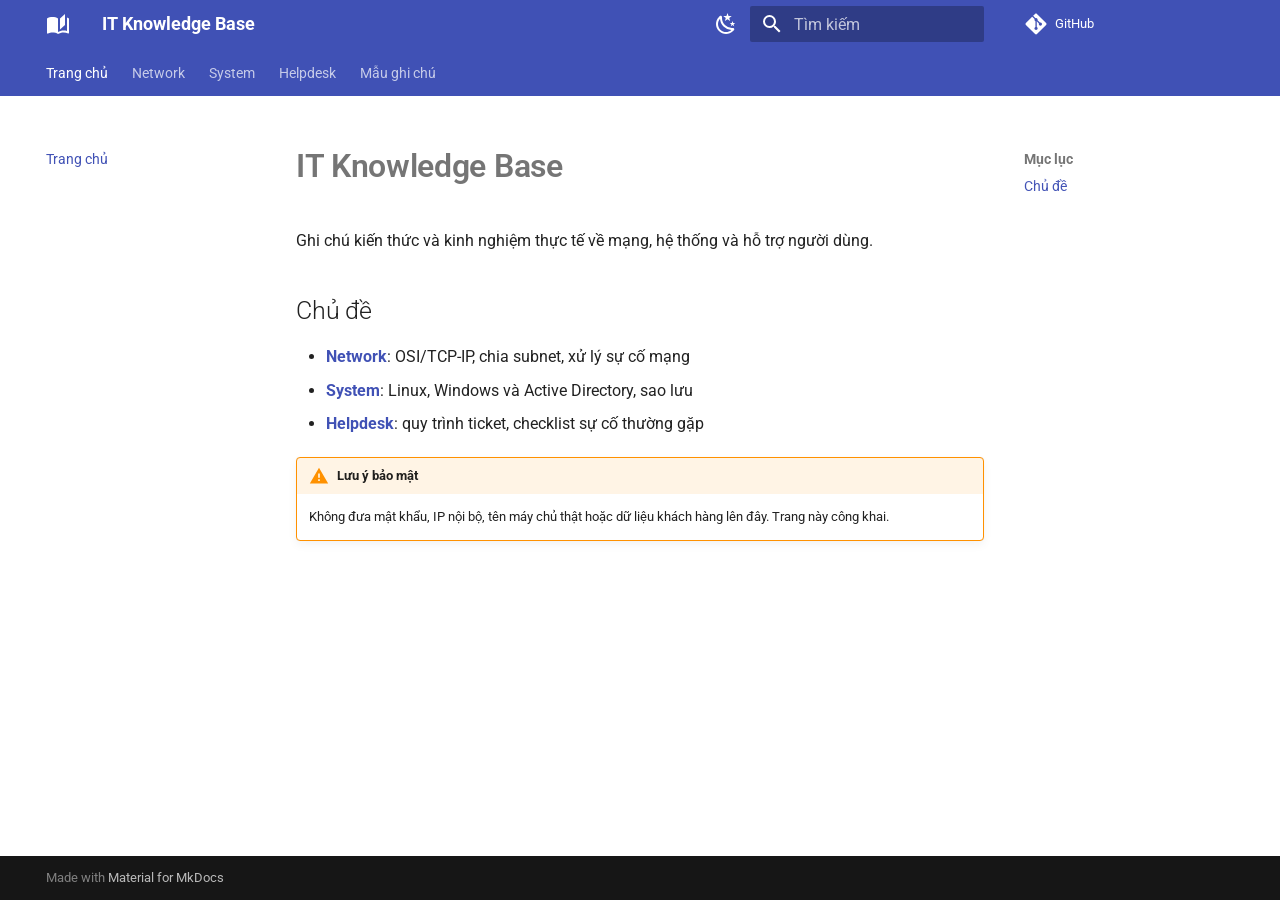
<file: index.html>
<!doctype html>
<html lang="vi" class="no-js">
  <head>
    
      <meta charset="utf-8">
      <meta name="viewport" content="width=device-width,initial-scale=1">
      
        <meta name="description" content="Tổng hợp kiến thức Network, System, Helpdesk">
      
      
      
        <link rel="canonical" href="https://hiencrab.github.io/knowledge-base/">
      
      
      
        <link rel="next" href="network/">
      
      
        
      
      
      <link rel="icon" href="assets/images/favicon.png">
      <meta name="generator" content="mkdocs-1.6.1, mkdocs-material-9.8.1">
    
    
      
        <title>IT Knowledge Base</title>
      
    
    
      <link rel="stylesheet" href="assets/stylesheets/main.57a0d79d.min.css">
      
        
        <link rel="stylesheet" href="assets/stylesheets/palette.fb2fffe2.min.css">
      
      


    
    
      
    
    
      
        
        
        <link rel="preconnect" href="https://fonts.gstatic.com" crossorigin>
        <link rel="stylesheet" href="https://fonts.googleapis.com/css?family=Roboto:300,300i,400,400i,700,700i%7CRoboto+Mono:400,400i,700,700i&display=fallback">
        <style>:root{--md-text-font:"Roboto";--md-code-font:"Roboto Mono"}</style>
      
    
    
      <link rel="stylesheet" href="stylesheets/extra.css">
    
    <script>__md_scope=new URL(".",location),__md_hash=e=>[...e].reduce(((e,_)=>(e<<5)-e+_.charCodeAt(0)),0),__md_get=(e,_=localStorage,t=__md_scope)=>JSON.parse(_.getItem(t.pathname+"."+e)),__md_set=(e,_,t=localStorage,a=__md_scope)=>{try{t.setItem(a.pathname+"."+e,JSON.stringify(_))}catch(e){}}</script>
    
      

    
    
  </head>
  
  
    
    
      
    
    
    
    
    <body dir="ltr" data-md-color-scheme="default" data-md-color-primary="indigo" data-md-color-accent="indigo">
  
    
    <input class="md-toggle" data-md-toggle="drawer" type="checkbox" id="__drawer" autocomplete="off">
    <input class="md-toggle" data-md-toggle="search" type="checkbox" id="__search" autocomplete="off">
    <label class="md-overlay" for="__drawer"></label>
    <div data-md-component="skip">
      
        
        <a href="#it-knowledge-base" class="md-skip">
          Bỏ qua
        </a>
      
    </div>
    <div data-md-component="announce">
      
    </div>
    
    
      

<header class="md-header" data-md-component="header">
  <nav class="md-header__inner md-grid" aria-label="Đầu trang">
    <a href="." title="IT Knowledge Base" class="md-header__button md-logo" aria-label="IT Knowledge Base" data-md-component="logo">
      
  
  <svg xmlns="http://www.w3.org/2000/svg" viewBox="0 0 24 24"><path d="m19 2-5 4.5v11l5-4.5zM6.5 5C4.55 5 2.45 5.4 1 6.5v14.66c0 .25.25.5.5.5.1 0 .15-.07.25-.07 1.35-.65 3.3-1.09 4.75-1.09 1.95 0 4.05.4 5.5 1.5 1.35-.85 3.8-1.5 5.5-1.5 1.65 0 3.35.31 4.75 1.06.1.05.15.03.25.03.25 0 .5-.25.5-.5V6.5c-.6-.45-1.25-.75-2-1V19c-1.1-.35-2.3-.5-3.5-.5-1.7 0-4.15.65-5.5 1.5V6.5C10.55 5.4 8.45 5 6.5 5"/></svg>

    </a>
    <label class="md-header__button md-icon" for="__drawer">
      
      <svg xmlns="http://www.w3.org/2000/svg" viewBox="0 0 24 24"><path d="M3 6h18v2H3zm0 5h18v2H3zm0 5h18v2H3z"/></svg>
    </label>
    <div class="md-header__title" data-md-component="header-title">
      <div class="md-header__ellipsis">
        <div class="md-header__topic">
          <span class="md-ellipsis">
            IT Knowledge Base
          </span>
        </div>
        <div class="md-header__topic" data-md-component="header-topic">
          <span class="md-ellipsis">
            
              Trang chủ
            
          </span>
        </div>
      </div>
    </div>
    
      
        <form class="md-header__option" data-md-component="palette">
  
    
    
    
    <input class="md-option" data-md-color-media="(prefers-color-scheme: light)" data-md-color-scheme="default" data-md-color-primary="indigo" data-md-color-accent="indigo"  aria-label="Chuyển sang chế độ tối"  type="radio" name="__palette" id="__palette_0">
    
      <label class="md-header__button md-icon" title="Chuyển sang chế độ tối" for="__palette_1" hidden>
        <svg xmlns="http://www.w3.org/2000/svg" viewBox="0 0 24 24"><path d="m17.75 4.09-2.53 1.94.91 3.06-2.63-1.81-2.63 1.81.91-3.06-2.53-1.94L12.44 4l1.06-3 1.06 3zm3.5 6.91-1.64 1.25.59 1.98-1.7-1.17-1.7 1.17.59-1.98L15.75 11l2.06-.05L18.5 9l.69 1.95zm-2.28 4.95c.83-.08 1.72 1.1 1.19 1.85-.32.45-.66.87-1.08 1.27C15.17 23 8.84 23 4.94 19.07c-3.91-3.9-3.91-10.24 0-14.14.4-.4.82-.76 1.27-1.08.75-.53 1.93.36 1.85 1.19-.27 2.86.69 5.83 2.89 8.02a9.96 9.96 0 0 0 8.02 2.89m-1.64 2.02a12.08 12.08 0 0 1-7.8-3.47c-2.17-2.19-3.33-5-3.49-7.82-2.81 3.14-2.7 7.96.31 10.98 3.02 3.01 7.84 3.12 10.98.31"/></svg>
      </label>
    
  
    
    
    
    <input class="md-option" data-md-color-media="(prefers-color-scheme: dark)" data-md-color-scheme="slate" data-md-color-primary="indigo" data-md-color-accent="indigo"  aria-label="Chuyển sang chế độ sáng"  type="radio" name="__palette" id="__palette_1">
    
      <label class="md-header__button md-icon" title="Chuyển sang chế độ sáng" for="__palette_0" hidden>
        <svg xmlns="http://www.w3.org/2000/svg" viewBox="0 0 24 24"><path d="M12 7a5 5 0 0 1 5 5 5 5 0 0 1-5 5 5 5 0 0 1-5-5 5 5 0 0 1 5-5m0 2a3 3 0 0 0-3 3 3 3 0 0 0 3 3 3 3 0 0 0 3-3 3 3 0 0 0-3-3m0-7 2.39 3.42C13.65 5.15 12.84 5 12 5s-1.65.15-2.39.42zM3.34 7l4.16-.35A7.2 7.2 0 0 0 5.94 8.5c-.44.74-.69 1.5-.83 2.29zm.02 10 1.76-3.77a7.131 7.131 0 0 0 2.38 4.14zM20.65 7l-1.77 3.79a7.02 7.02 0 0 0-2.38-4.15zm-.01 10-4.14.36c.59-.51 1.12-1.14 1.54-1.86.42-.73.69-1.5.83-2.29zM12 22l-2.41-3.44c.74.27 1.55.44 2.41.44.82 0 1.63-.17 2.37-.44z"/></svg>
      </label>
    
  
</form>
      
    
    
      <script>var palette=__md_get("__palette");if(palette&&palette.color){if("(prefers-color-scheme)"===palette.color.media){var media=matchMedia("(prefers-color-scheme: light)"),input=document.querySelector(media.matches?"[data-md-color-media='(prefers-color-scheme: light)']":"[data-md-color-media='(prefers-color-scheme: dark)']");palette.color.media=input.getAttribute("data-md-color-media"),palette.color.scheme=input.getAttribute("data-md-color-scheme"),palette.color.primary=input.getAttribute("data-md-color-primary"),palette.color.accent=input.getAttribute("data-md-color-accent")}for(var[key,value]of Object.entries(palette.color))document.body.setAttribute("data-md-color-"+key,value)}</script>
    
    
    
      
      
        <label class="md-header__button md-icon" for="__search">
          
          <svg xmlns="http://www.w3.org/2000/svg" viewBox="0 0 24 24"><path d="M9.5 3A6.5 6.5 0 0 1 16 9.5c0 1.61-.59 3.09-1.56 4.23l.27.27h.79l5 5-1.5 1.5-5-5v-.79l-.27-.27A6.52 6.52 0 0 1 9.5 16 6.5 6.5 0 0 1 3 9.5 6.5 6.5 0 0 1 9.5 3m0 2C7 5 5 7 5 9.5S7 14 9.5 14 14 12 14 9.5 12 5 9.5 5"/></svg>
        </label>
        <div class="md-search" data-md-component="search" role="dialog">
  <label class="md-search__overlay" for="__search"></label>
  <div class="md-search__inner" role="search">
    <form class="md-search__form" name="search">
      <input type="text" class="md-search__input" name="query" aria-label="Tìm kiếm" placeholder="Tìm kiếm" autocapitalize="off" autocorrect="off" autocomplete="off" spellcheck="false" data-md-component="search-query" required>
      <label class="md-search__icon md-icon" for="__search">
        
        <svg xmlns="http://www.w3.org/2000/svg" viewBox="0 0 24 24"><path d="M9.5 3A6.5 6.5 0 0 1 16 9.5c0 1.61-.59 3.09-1.56 4.23l.27.27h.79l5 5-1.5 1.5-5-5v-.79l-.27-.27A6.52 6.52 0 0 1 9.5 16 6.5 6.5 0 0 1 3 9.5 6.5 6.5 0 0 1 9.5 3m0 2C7 5 5 7 5 9.5S7 14 9.5 14 14 12 14 9.5 12 5 9.5 5"/></svg>
        
        <svg xmlns="http://www.w3.org/2000/svg" viewBox="0 0 24 24"><path d="M20 11v2H8l5.5 5.5-1.42 1.42L4.16 12l7.92-7.92L13.5 5.5 8 11z"/></svg>
      </label>
      <nav class="md-search__options" aria-label="Tìm kiếm">
        
        <button type="reset" class="md-search__icon md-icon" title="Xoá" aria-label="Xoá" tabindex="-1">
          
          <svg xmlns="http://www.w3.org/2000/svg" viewBox="0 0 24 24"><path d="M19 6.41 17.59 5 12 10.59 6.41 5 5 6.41 10.59 12 5 17.59 6.41 19 12 13.41 17.59 19 19 17.59 13.41 12z"/></svg>
        </button>
      </nav>
      
        <div class="md-search__suggest" data-md-component="search-suggest"></div>
      
    </form>
    <div class="md-search__output">
      <div class="md-search__scrollwrap" tabindex="0" data-md-scrollfix>
        <div class="md-search-result" data-md-component="search-result">
          <div class="md-search-result__meta">
            Initializing search
          </div>
          <ol class="md-search-result__list" role="presentation"></ol>
        </div>
      </div>
    </div>
  </div>
</div>
      
    
    
      <div class="md-header__source">
        <a href="https://github.com/hiencrab/knowledge-base" title="Xem mã nguồn" class="md-source" data-md-component="source">
  <div class="md-source__icon md-icon">
    
    <svg xmlns="http://www.w3.org/2000/svg" viewBox="0 0 448 512"><!--! Font Awesome Free 7.1.0 by @fontawesome - https://fontawesome.com License - https://fontawesome.com/license/free (Icons: CC BY 4.0, Fonts: SIL OFL 1.1, Code: MIT License) Copyright 2025 Fonticons, Inc.--><path d="M439.6 236.1 244 40.5c-5.4-5.5-12.8-8.5-20.4-8.5s-15 3-20.4 8.4L162.5 81l51.5 51.5c27.1-9.1 52.7 16.8 43.4 43.7l49.7 49.7c34.2-11.8 61.2 31 35.5 56.7-26.5 26.5-70.2-2.9-56-37.3L240.3 199v121.9c25.3 12.5 22.3 41.8 9.1 55-6.4 6.4-15.2 10.1-24.3 10.1s-17.8-3.6-24.3-10.1c-17.6-17.6-11.1-46.9 11.2-56v-123c-20.8-8.5-24.6-30.7-18.6-45L142.6 101 8.5 235.1C3 240.6 0 247.9 0 255.5s3 15 8.5 20.4l195.6 195.7c5.4 5.4 12.7 8.4 20.4 8.4s15-3 20.4-8.4l194.7-194.7c5.4-5.4 8.4-12.8 8.4-20.4s-3-15-8.4-20.4"/></svg>
  </div>
  <div class="md-source__repository">
    GitHub
  </div>
</a>
      </div>
    
  </nav>
  
</header>
    
    <div class="md-container" data-md-component="container">
      
      
        
          
            
<nav class="md-tabs" aria-label="Tabs" data-md-component="tabs">
  <div class="md-grid">
    <ul class="md-tabs__list">
      
        
  
  
  
    
  
  
    <li class="md-tabs__item md-tabs__item--active">
      <a href="." class="md-tabs__link">
        
  
  
    
  
  Trang chủ

      </a>
    </li>
  

      
        
  
  
  
  
    
    
      <li class="md-tabs__item">
        <a href="network/" class="md-tabs__link">
          
  
  
  Network

        </a>
      </li>
    
  

      
        
  
  
  
  
    
    
      <li class="md-tabs__item">
        <a href="system/" class="md-tabs__link">
          
  
  
  System

        </a>
      </li>
    
  

      
        
  
  
  
  
    
    
      <li class="md-tabs__item">
        <a href="helpdesk/" class="md-tabs__link">
          
  
  
  Helpdesk

        </a>
      </li>
    
  

      
        
  
  
  
  
    <li class="md-tabs__item">
      <a href="template/" class="md-tabs__link">
        
  
  
    
  
  Mẫu ghi chú

      </a>
    </li>
  

      
    </ul>
  </div>
</nav>
          
        
      
      <main class="md-main" data-md-component="main">
        <div class="md-main__inner md-grid">
          
            
              
              <div class="md-sidebar md-sidebar--primary" data-md-component="sidebar" data-md-type="navigation" >
                <div class="md-sidebar__scrollwrap">
                  <div class="md-sidebar__inner">
                    


  


<nav class="md-nav md-nav--primary md-nav--lifted" aria-label="Thanh điều hướng" data-md-level="0">
  <label class="md-nav__title" for="__drawer">
    <a href="." title="IT Knowledge Base" class="md-nav__button md-logo" aria-label="IT Knowledge Base" data-md-component="logo">
      
  
  <svg xmlns="http://www.w3.org/2000/svg" viewBox="0 0 24 24"><path d="m19 2-5 4.5v11l5-4.5zM6.5 5C4.55 5 2.45 5.4 1 6.5v14.66c0 .25.25.5.5.5.1 0 .15-.07.25-.07 1.35-.65 3.3-1.09 4.75-1.09 1.95 0 4.05.4 5.5 1.5 1.35-.85 3.8-1.5 5.5-1.5 1.65 0 3.35.31 4.75 1.06.1.05.15.03.25.03.25 0 .5-.25.5-.5V6.5c-.6-.45-1.25-.75-2-1V19c-1.1-.35-2.3-.5-3.5-.5-1.7 0-4.15.65-5.5 1.5V6.5C10.55 5.4 8.45 5 6.5 5"/></svg>

    </a>
    IT Knowledge Base
  </label>
  
    <div class="md-nav__source">
      <a href="https://github.com/hiencrab/knowledge-base" title="Xem mã nguồn" class="md-source" data-md-component="source">
  <div class="md-source__icon md-icon">
    
    <svg xmlns="http://www.w3.org/2000/svg" viewBox="0 0 448 512"><!--! Font Awesome Free 7.1.0 by @fontawesome - https://fontawesome.com License - https://fontawesome.com/license/free (Icons: CC BY 4.0, Fonts: SIL OFL 1.1, Code: MIT License) Copyright 2025 Fonticons, Inc.--><path d="M439.6 236.1 244 40.5c-5.4-5.5-12.8-8.5-20.4-8.5s-15 3-20.4 8.4L162.5 81l51.5 51.5c27.1-9.1 52.7 16.8 43.4 43.7l49.7 49.7c34.2-11.8 61.2 31 35.5 56.7-26.5 26.5-70.2-2.9-56-37.3L240.3 199v121.9c25.3 12.5 22.3 41.8 9.1 55-6.4 6.4-15.2 10.1-24.3 10.1s-17.8-3.6-24.3-10.1c-17.6-17.6-11.1-46.9 11.2-56v-123c-20.8-8.5-24.6-30.7-18.6-45L142.6 101 8.5 235.1C3 240.6 0 247.9 0 255.5s3 15 8.5 20.4l195.6 195.7c5.4 5.4 12.7 8.4 20.4 8.4s15-3 20.4-8.4l194.7-194.7c5.4-5.4 8.4-12.8 8.4-20.4s-3-15-8.4-20.4"/></svg>
  </div>
  <div class="md-source__repository">
    GitHub
  </div>
</a>
    </div>
  
  <ul class="md-nav__list" data-md-scrollfix>
    
      
      
  
  
    
  
  
  
    <li class="md-nav__item md-nav__item--active">
      
      <input class="md-nav__toggle md-toggle" type="checkbox" id="__toc">
      
      
        
      
      
        <label class="md-nav__link md-nav__link--active" for="__toc">
          
  
  
  <span class="md-ellipsis">
    
  
    Trang chủ
  

    
  </span>
  
  

          <span class="md-nav__icon md-icon"></span>
        </label>
      
      <a href="." class="md-nav__link md-nav__link--active">
        
  
  
  <span class="md-ellipsis">
    
  
    Trang chủ
  

    
  </span>
  
  

      </a>
      
        

<nav class="md-nav md-nav--secondary" aria-label="Mục lục">
  
  
  
    
  
  
    <label class="md-nav__title" for="__toc">
      <span class="md-nav__icon md-icon"></span>
      Mục lục
    </label>
    <ul class="md-nav__list" data-md-component="toc" data-md-scrollfix>
      
        <li class="md-nav__item">
  <a href="#chu-e" class="md-nav__link">
    <span class="md-ellipsis">
      
        Chủ đề
      
    </span>
  </a>
  
</li>
      
    </ul>
  
</nav>
      
    </li>
  

    
      
      
  
  
  
  
    
    
    
    
      
      
        
      
    
    
    <li class="md-nav__item md-nav__item--nested">
      
        
        
        <input class="md-nav__toggle md-toggle " type="checkbox" id="__nav_2" >
        
          
          <label class="md-nav__link" for="__nav_2" id="__nav_2_label" tabindex="0">
            
  
  
  <span class="md-ellipsis">
    
  
    Network
  

    
  </span>
  
  

            <span class="md-nav__icon md-icon"></span>
          </label>
        
        <nav class="md-nav" data-md-level="1" aria-labelledby="__nav_2_label" aria-expanded="false">
          <label class="md-nav__title" for="__nav_2">
            <span class="md-nav__icon md-icon"></span>
            
  
    Network
  

          </label>
          <ul class="md-nav__list" data-md-scrollfix>
            
              
                
  
  
  
  
    <li class="md-nav__item">
      <a href="network/" class="md-nav__link">
        
  
  
  <span class="md-ellipsis">
    
  
    Network
  

    
  </span>
  
  

      </a>
    </li>
  

              
            
              
                
  
  
  
  
    <li class="md-nav__item">
      <a href="network/osi-tcpip/" class="md-nav__link">
        
  
  
  <span class="md-ellipsis">
    
  
    Mô hình OSI và TCP/IP
  

    
  </span>
  
  

      </a>
    </li>
  

              
            
              
                
  
  
  
  
    <li class="md-nav__item">
      <a href="network/subnetting/" class="md-nav__link">
        
  
  
  <span class="md-ellipsis">
    
  
    Chia subnet
  

    
  </span>
  
  

      </a>
    </li>
  

              
            
              
                
  
  
  
  
    <li class="md-nav__item">
      <a href="network/troubleshooting/" class="md-nav__link">
        
  
  
  <span class="md-ellipsis">
    
  
    Xử lý sự cố mạng
  

    
  </span>
  
  

      </a>
    </li>
  

              
            
          </ul>
        </nav>
      
    </li>
  

    
      
      
  
  
  
  
    
    
    
    
      
      
        
      
    
    
    <li class="md-nav__item md-nav__item--nested">
      
        
        
        <input class="md-nav__toggle md-toggle " type="checkbox" id="__nav_3" >
        
          
          <label class="md-nav__link" for="__nav_3" id="__nav_3_label" tabindex="0">
            
  
  
  <span class="md-ellipsis">
    
  
    System
  

    
  </span>
  
  

            <span class="md-nav__icon md-icon"></span>
          </label>
        
        <nav class="md-nav" data-md-level="1" aria-labelledby="__nav_3_label" aria-expanded="false">
          <label class="md-nav__title" for="__nav_3">
            <span class="md-nav__icon md-icon"></span>
            
  
    System
  

          </label>
          <ul class="md-nav__list" data-md-scrollfix>
            
              
                
  
  
  
  
    <li class="md-nav__item">
      <a href="system/" class="md-nav__link">
        
  
  
  <span class="md-ellipsis">
    
  
    System
  

    
  </span>
  
  

      </a>
    </li>
  

              
            
              
                
  
  
  
  
    <li class="md-nav__item">
      <a href="system/linux-commands/" class="md-nav__link">
        
  
  
  <span class="md-ellipsis">
    
  
    Lệnh Linux thường dùng
  

    
  </span>
  
  

      </a>
    </li>
  

              
            
              
                
  
  
  
  
    <li class="md-nav__item">
      <a href="system/windows-ad/" class="md-nav__link">
        
  
  
  <span class="md-ellipsis">
    
  
    Windows và Active Directory
  

    
  </span>
  
  

      </a>
    </li>
  

              
            
              
                
  
  
  
  
    <li class="md-nav__item">
      <a href="system/backup/" class="md-nav__link">
        
  
  
  <span class="md-ellipsis">
    
  
    Sao lưu và khôi phục
  

    
  </span>
  
  

      </a>
    </li>
  

              
            
          </ul>
        </nav>
      
    </li>
  

    
      
      
  
  
  
  
    
    
    
    
      
      
        
      
    
    
    <li class="md-nav__item md-nav__item--nested">
      
        
        
        <input class="md-nav__toggle md-toggle " type="checkbox" id="__nav_4" >
        
          
          <label class="md-nav__link" for="__nav_4" id="__nav_4_label" tabindex="0">
            
  
  
  <span class="md-ellipsis">
    
  
    Helpdesk
  

    
  </span>
  
  

            <span class="md-nav__icon md-icon"></span>
          </label>
        
        <nav class="md-nav" data-md-level="1" aria-labelledby="__nav_4_label" aria-expanded="false">
          <label class="md-nav__title" for="__nav_4">
            <span class="md-nav__icon md-icon"></span>
            
  
    Helpdesk
  

          </label>
          <ul class="md-nav__list" data-md-scrollfix>
            
              
                
  
  
  
  
    <li class="md-nav__item">
      <a href="helpdesk/" class="md-nav__link">
        
  
  
  <span class="md-ellipsis">
    
  
    Helpdesk
  

    
  </span>
  
  

      </a>
    </li>
  

              
            
              
                
  
  
  
  
    <li class="md-nav__item">
      <a href="helpdesk/ticket-process/" class="md-nav__link">
        
  
  
  <span class="md-ellipsis">
    
  
    Quy trình xử lý ticket
  

    
  </span>
  
  

      </a>
    </li>
  

              
            
              
                
  
  
  
  
    <li class="md-nav__item">
      <a href="helpdesk/common-issues/" class="md-nav__link">
        
  
  
  <span class="md-ellipsis">
    
  
    Checklist sự cố thường gặp
  

    
  </span>
  
  

      </a>
    </li>
  

              
            
          </ul>
        </nav>
      
    </li>
  

    
      
      
  
  
  
  
    <li class="md-nav__item">
      <a href="template/" class="md-nav__link">
        
  
  
  <span class="md-ellipsis">
    
  
    Mẫu ghi chú
  

    
  </span>
  
  

      </a>
    </li>
  

    
  </ul>
</nav>
                  </div>
                </div>
              </div>
            
            
              
              <div class="md-sidebar md-sidebar--secondary" data-md-component="sidebar" data-md-type="toc" >
                <div class="md-sidebar__scrollwrap">
                  <div class="md-sidebar__inner">
                    

<nav class="md-nav md-nav--secondary" aria-label="Mục lục">
  
  
  
    
  
  
    <label class="md-nav__title" for="__toc">
      <span class="md-nav__icon md-icon"></span>
      Mục lục
    </label>
    <ul class="md-nav__list" data-md-component="toc" data-md-scrollfix>
      
        <li class="md-nav__item">
  <a href="#chu-e" class="md-nav__link">
    <span class="md-ellipsis">
      
        Chủ đề
      
    </span>
  </a>
  
</li>
      
    </ul>
  
</nav>
                  </div>
                </div>
              </div>
            
          
          
            <div class="md-content" data-md-component="content">
              
              <article class="md-content__inner md-typeset">
                
                  


  
  


<h1 id="it-knowledge-base">IT Knowledge Base<a class="headerlink" href="#it-knowledge-base" title="Permanent link">&para;</a></h1>
<p>Ghi chú kiến thức và kinh nghiệm thực tế về mạng, hệ thống và hỗ trợ người dùng.</p>
<h2 id="chu-e">Chủ đề<a class="headerlink" href="#chu-e" title="Permanent link">&para;</a></h2>
<ul>
<li><strong><a href="network/">Network</a></strong>: OSI/TCP-IP, chia subnet, xử lý sự cố mạng</li>
<li><strong><a href="system/">System</a></strong>: Linux, Windows và Active Directory, sao lưu</li>
<li><strong><a href="helpdesk/">Helpdesk</a></strong>: quy trình ticket, checklist sự cố thường gặp</li>
</ul>
<div class="admonition warning">
<p class="admonition-title">Lưu ý bảo mật</p>
<p>Không đưa mật khẩu, IP nội bộ, tên máy chủ thật hoặc dữ liệu khách hàng lên đây. Trang này công khai.</p>
</div>












                
              </article>
            </div>
          
          
  <script>var tabs=__md_get("__tabs");if(Array.isArray(tabs))e:for(var set of document.querySelectorAll(".tabbed-set")){var labels=set.querySelector(".tabbed-labels");for(var tab of tabs)for(var label of labels.getElementsByTagName("label"))if(label.innerText.trim()===tab){var input=document.getElementById(label.htmlFor);input.checked=!0;continue e}}</script>

<script>var target=document.getElementById(location.hash.slice(1));target&&target.name&&(target.checked=target.name.startsWith("__tabbed_"))</script>
        </div>
        
          <button type="button" class="md-top md-icon" data-md-component="top" hidden>
  
  <svg xmlns="http://www.w3.org/2000/svg" viewBox="0 0 24 24"><path d="M13 20h-2V8l-5.5 5.5-1.42-1.42L12 4.16l7.92 7.92-1.42 1.42L13 8z"/></svg>
  Trở lại mục lục
</button>
        
      </main>
      
        <footer class="md-footer">
  
  <div class="md-footer-meta md-typeset">
    <div class="md-footer-meta__inner md-grid">
      <div class="md-copyright">
  
  
    Made with
    <a href="https://squidfunk.github.io/mkdocs-material/" target="_blank" rel="noopener">
      Material for MkDocs
    </a>
  
</div>
      
    </div>
  </div>
</footer>
      
    </div>
    <div class="md-dialog" data-md-component="dialog">
      <div class="md-dialog__inner md-typeset"></div>
    </div>
    
    
    
      
      
      <script id="__config" type="application/json">{"annotate": null, "base": ".", "features": ["navigation.tabs", "navigation.sections", "navigation.top", "search.suggest", "search.highlight", "content.code.copy", "content.tabs.link"], "search": "assets/javascripts/workers/search.a7633da7.min.js", "tags": null, "translations": {"clipboard.copied": "\u0110\u00e3 sao ch\u00e9p", "clipboard.copy": "Sao ch\u00e9p v\u00e0o b\u1ed9 nh\u1edb t\u1ea1m", "search.result.more.one": "1 t\u1eeb kh\u00e1c trong trang", "search.result.more.other": "# t\u1eeb kh\u00e1c trong trang", "search.result.none": "Kh\u00f4ng t\u00ecm th\u1ea5y t\u00e0i li\u1ec7u li\u00ean quan", "search.result.one": "1 t\u00e0i li\u1ec7u li\u00ean quan", "search.result.other": "# t\u00e0i li\u1ec7u li\u00ean quan", "search.result.placeholder": "Nh\u1eadp \u0111\u1ec3 b\u1eaft \u0111\u1ea7u t\u00ecm ki\u1ebfm", "search.result.term.missing": "Kh\u00f4ng", "select.version": "Ch\u1ecdn phi\u00ean b\u1ea3n"}, "version": null}</script>
    
    
      <script src="assets/javascripts/bundle.a5f9d56c.min.js"></script>
      
    
  </body>
</html>
</file>
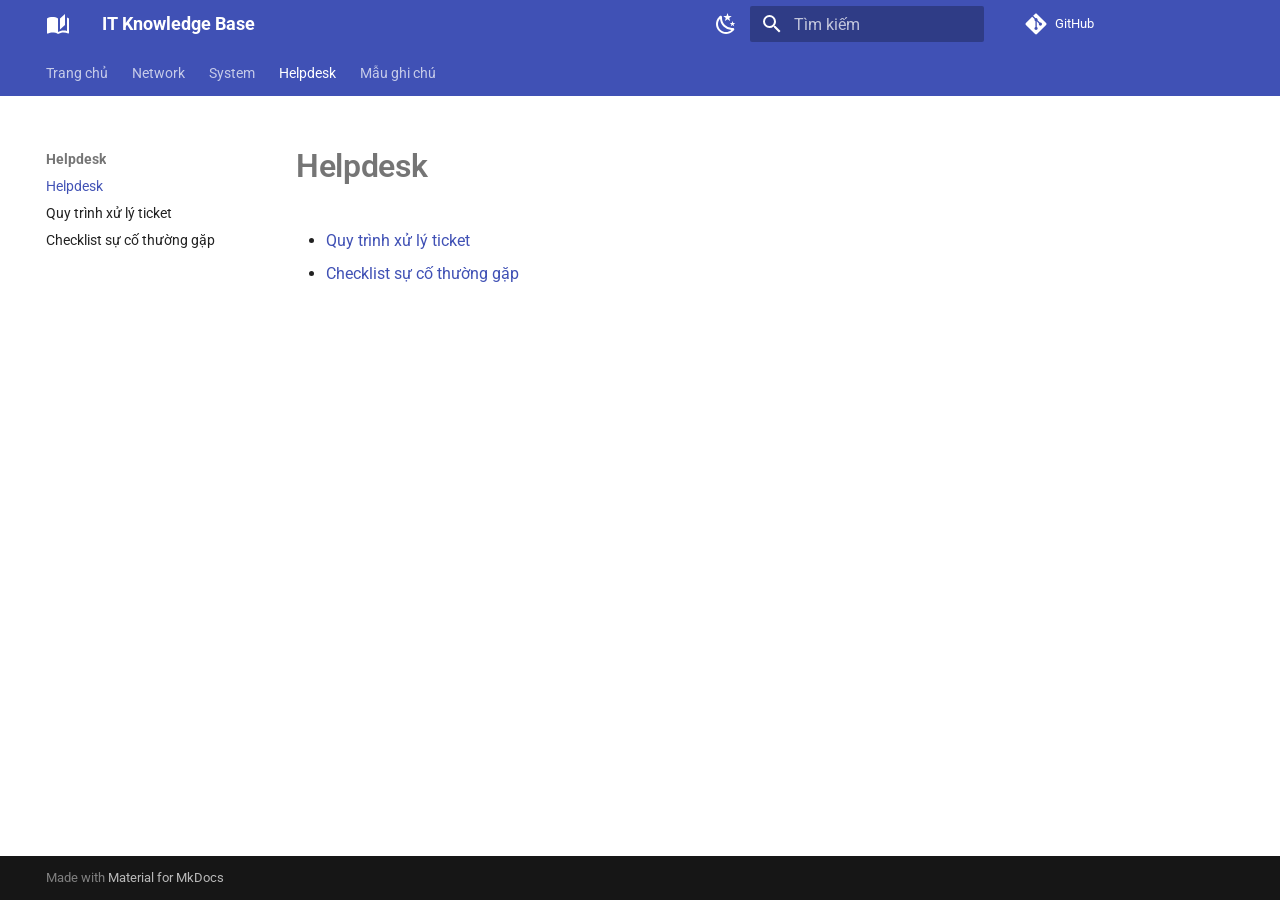
<file: helpdesk/index.html>
<!doctype html>
<html lang="vi" class="no-js">
  <head>
    
      <meta charset="utf-8">
      <meta name="viewport" content="width=device-width,initial-scale=1">
      
        <meta name="description" content="Tổng hợp kiến thức Network, System, Helpdesk">
      
      
      
        <link rel="canonical" href="https://hiencrab.github.io/knowledge-base/helpdesk/">
      
      
        <link rel="prev" href="../system/backup/">
      
      
        <link rel="next" href="ticket-process/">
      
      
        
      
      
      <link rel="icon" href="../assets/images/favicon.png">
      <meta name="generator" content="mkdocs-1.6.1, mkdocs-material-9.8.1">
    
    
      
        <title>Helpdesk - IT Knowledge Base</title>
      
    
    
      <link rel="stylesheet" href="../assets/stylesheets/main.57a0d79d.min.css">
      
        
        <link rel="stylesheet" href="../assets/stylesheets/palette.fb2fffe2.min.css">
      
      


    
    
      
    
    
      
        
        
        <link rel="preconnect" href="https://fonts.gstatic.com" crossorigin>
        <link rel="stylesheet" href="https://fonts.googleapis.com/css?family=Roboto:300,300i,400,400i,700,700i%7CRoboto+Mono:400,400i,700,700i&display=fallback">
        <style>:root{--md-text-font:"Roboto";--md-code-font:"Roboto Mono"}</style>
      
    
    
      <link rel="stylesheet" href="../stylesheets/extra.css">
    
    <script>__md_scope=new URL("..",location),__md_hash=e=>[...e].reduce(((e,_)=>(e<<5)-e+_.charCodeAt(0)),0),__md_get=(e,_=localStorage,t=__md_scope)=>JSON.parse(_.getItem(t.pathname+"."+e)),__md_set=(e,_,t=localStorage,a=__md_scope)=>{try{t.setItem(a.pathname+"."+e,JSON.stringify(_))}catch(e){}}</script>
    
      

    
    
  </head>
  
  
    
    
      
    
    
    
    
    <body dir="ltr" data-md-color-scheme="default" data-md-color-primary="indigo" data-md-color-accent="indigo">
  
    
    <input class="md-toggle" data-md-toggle="drawer" type="checkbox" id="__drawer" autocomplete="off">
    <input class="md-toggle" data-md-toggle="search" type="checkbox" id="__search" autocomplete="off">
    <label class="md-overlay" for="__drawer"></label>
    <div data-md-component="skip">
      
        
        <a href="#helpdesk" class="md-skip">
          Bỏ qua
        </a>
      
    </div>
    <div data-md-component="announce">
      
    </div>
    
    
      

<header class="md-header" data-md-component="header">
  <nav class="md-header__inner md-grid" aria-label="Đầu trang">
    <a href=".." title="IT Knowledge Base" class="md-header__button md-logo" aria-label="IT Knowledge Base" data-md-component="logo">
      
  
  <svg xmlns="http://www.w3.org/2000/svg" viewBox="0 0 24 24"><path d="m19 2-5 4.5v11l5-4.5zM6.5 5C4.55 5 2.45 5.4 1 6.5v14.66c0 .25.25.5.5.5.1 0 .15-.07.25-.07 1.35-.65 3.3-1.09 4.75-1.09 1.95 0 4.05.4 5.5 1.5 1.35-.85 3.8-1.5 5.5-1.5 1.65 0 3.35.31 4.75 1.06.1.05.15.03.25.03.25 0 .5-.25.5-.5V6.5c-.6-.45-1.25-.75-2-1V19c-1.1-.35-2.3-.5-3.5-.5-1.7 0-4.15.65-5.5 1.5V6.5C10.55 5.4 8.45 5 6.5 5"/></svg>

    </a>
    <label class="md-header__button md-icon" for="__drawer">
      
      <svg xmlns="http://www.w3.org/2000/svg" viewBox="0 0 24 24"><path d="M3 6h18v2H3zm0 5h18v2H3zm0 5h18v2H3z"/></svg>
    </label>
    <div class="md-header__title" data-md-component="header-title">
      <div class="md-header__ellipsis">
        <div class="md-header__topic">
          <span class="md-ellipsis">
            IT Knowledge Base
          </span>
        </div>
        <div class="md-header__topic" data-md-component="header-topic">
          <span class="md-ellipsis">
            
              Helpdesk
            
          </span>
        </div>
      </div>
    </div>
    
      
        <form class="md-header__option" data-md-component="palette">
  
    
    
    
    <input class="md-option" data-md-color-media="(prefers-color-scheme: light)" data-md-color-scheme="default" data-md-color-primary="indigo" data-md-color-accent="indigo"  aria-label="Chuyển sang chế độ tối"  type="radio" name="__palette" id="__palette_0">
    
      <label class="md-header__button md-icon" title="Chuyển sang chế độ tối" for="__palette_1" hidden>
        <svg xmlns="http://www.w3.org/2000/svg" viewBox="0 0 24 24"><path d="m17.75 4.09-2.53 1.94.91 3.06-2.63-1.81-2.63 1.81.91-3.06-2.53-1.94L12.44 4l1.06-3 1.06 3zm3.5 6.91-1.64 1.25.59 1.98-1.7-1.17-1.7 1.17.59-1.98L15.75 11l2.06-.05L18.5 9l.69 1.95zm-2.28 4.95c.83-.08 1.72 1.1 1.19 1.85-.32.45-.66.87-1.08 1.27C15.17 23 8.84 23 4.94 19.07c-3.91-3.9-3.91-10.24 0-14.14.4-.4.82-.76 1.27-1.08.75-.53 1.93.36 1.85 1.19-.27 2.86.69 5.83 2.89 8.02a9.96 9.96 0 0 0 8.02 2.89m-1.64 2.02a12.08 12.08 0 0 1-7.8-3.47c-2.17-2.19-3.33-5-3.49-7.82-2.81 3.14-2.7 7.96.31 10.98 3.02 3.01 7.84 3.12 10.98.31"/></svg>
      </label>
    
  
    
    
    
    <input class="md-option" data-md-color-media="(prefers-color-scheme: dark)" data-md-color-scheme="slate" data-md-color-primary="indigo" data-md-color-accent="indigo"  aria-label="Chuyển sang chế độ sáng"  type="radio" name="__palette" id="__palette_1">
    
      <label class="md-header__button md-icon" title="Chuyển sang chế độ sáng" for="__palette_0" hidden>
        <svg xmlns="http://www.w3.org/2000/svg" viewBox="0 0 24 24"><path d="M12 7a5 5 0 0 1 5 5 5 5 0 0 1-5 5 5 5 0 0 1-5-5 5 5 0 0 1 5-5m0 2a3 3 0 0 0-3 3 3 3 0 0 0 3 3 3 3 0 0 0 3-3 3 3 0 0 0-3-3m0-7 2.39 3.42C13.65 5.15 12.84 5 12 5s-1.65.15-2.39.42zM3.34 7l4.16-.35A7.2 7.2 0 0 0 5.94 8.5c-.44.74-.69 1.5-.83 2.29zm.02 10 1.76-3.77a7.131 7.131 0 0 0 2.38 4.14zM20.65 7l-1.77 3.79a7.02 7.02 0 0 0-2.38-4.15zm-.01 10-4.14.36c.59-.51 1.12-1.14 1.54-1.86.42-.73.69-1.5.83-2.29zM12 22l-2.41-3.44c.74.27 1.55.44 2.41.44.82 0 1.63-.17 2.37-.44z"/></svg>
      </label>
    
  
</form>
      
    
    
      <script>var palette=__md_get("__palette");if(palette&&palette.color){if("(prefers-color-scheme)"===palette.color.media){var media=matchMedia("(prefers-color-scheme: light)"),input=document.querySelector(media.matches?"[data-md-color-media='(prefers-color-scheme: light)']":"[data-md-color-media='(prefers-color-scheme: dark)']");palette.color.media=input.getAttribute("data-md-color-media"),palette.color.scheme=input.getAttribute("data-md-color-scheme"),palette.color.primary=input.getAttribute("data-md-color-primary"),palette.color.accent=input.getAttribute("data-md-color-accent")}for(var[key,value]of Object.entries(palette.color))document.body.setAttribute("data-md-color-"+key,value)}</script>
    
    
    
      
      
        <label class="md-header__button md-icon" for="__search">
          
          <svg xmlns="http://www.w3.org/2000/svg" viewBox="0 0 24 24"><path d="M9.5 3A6.5 6.5 0 0 1 16 9.5c0 1.61-.59 3.09-1.56 4.23l.27.27h.79l5 5-1.5 1.5-5-5v-.79l-.27-.27A6.52 6.52 0 0 1 9.5 16 6.5 6.5 0 0 1 3 9.5 6.5 6.5 0 0 1 9.5 3m0 2C7 5 5 7 5 9.5S7 14 9.5 14 14 12 14 9.5 12 5 9.5 5"/></svg>
        </label>
        <div class="md-search" data-md-component="search" role="dialog">
  <label class="md-search__overlay" for="__search"></label>
  <div class="md-search__inner" role="search">
    <form class="md-search__form" name="search">
      <input type="text" class="md-search__input" name="query" aria-label="Tìm kiếm" placeholder="Tìm kiếm" autocapitalize="off" autocorrect="off" autocomplete="off" spellcheck="false" data-md-component="search-query" required>
      <label class="md-search__icon md-icon" for="__search">
        
        <svg xmlns="http://www.w3.org/2000/svg" viewBox="0 0 24 24"><path d="M9.5 3A6.5 6.5 0 0 1 16 9.5c0 1.61-.59 3.09-1.56 4.23l.27.27h.79l5 5-1.5 1.5-5-5v-.79l-.27-.27A6.52 6.52 0 0 1 9.5 16 6.5 6.5 0 0 1 3 9.5 6.5 6.5 0 0 1 9.5 3m0 2C7 5 5 7 5 9.5S7 14 9.5 14 14 12 14 9.5 12 5 9.5 5"/></svg>
        
        <svg xmlns="http://www.w3.org/2000/svg" viewBox="0 0 24 24"><path d="M20 11v2H8l5.5 5.5-1.42 1.42L4.16 12l7.92-7.92L13.5 5.5 8 11z"/></svg>
      </label>
      <nav class="md-search__options" aria-label="Tìm kiếm">
        
        <button type="reset" class="md-search__icon md-icon" title="Xoá" aria-label="Xoá" tabindex="-1">
          
          <svg xmlns="http://www.w3.org/2000/svg" viewBox="0 0 24 24"><path d="M19 6.41 17.59 5 12 10.59 6.41 5 5 6.41 10.59 12 5 17.59 6.41 19 12 13.41 17.59 19 19 17.59 13.41 12z"/></svg>
        </button>
      </nav>
      
        <div class="md-search__suggest" data-md-component="search-suggest"></div>
      
    </form>
    <div class="md-search__output">
      <div class="md-search__scrollwrap" tabindex="0" data-md-scrollfix>
        <div class="md-search-result" data-md-component="search-result">
          <div class="md-search-result__meta">
            Initializing search
          </div>
          <ol class="md-search-result__list" role="presentation"></ol>
        </div>
      </div>
    </div>
  </div>
</div>
      
    
    
      <div class="md-header__source">
        <a href="https://github.com/hiencrab/knowledge-base" title="Xem mã nguồn" class="md-source" data-md-component="source">
  <div class="md-source__icon md-icon">
    
    <svg xmlns="http://www.w3.org/2000/svg" viewBox="0 0 448 512"><!--! Font Awesome Free 7.1.0 by @fontawesome - https://fontawesome.com License - https://fontawesome.com/license/free (Icons: CC BY 4.0, Fonts: SIL OFL 1.1, Code: MIT License) Copyright 2025 Fonticons, Inc.--><path d="M439.6 236.1 244 40.5c-5.4-5.5-12.8-8.5-20.4-8.5s-15 3-20.4 8.4L162.5 81l51.5 51.5c27.1-9.1 52.7 16.8 43.4 43.7l49.7 49.7c34.2-11.8 61.2 31 35.5 56.7-26.5 26.5-70.2-2.9-56-37.3L240.3 199v121.9c25.3 12.5 22.3 41.8 9.1 55-6.4 6.4-15.2 10.1-24.3 10.1s-17.8-3.6-24.3-10.1c-17.6-17.6-11.1-46.9 11.2-56v-123c-20.8-8.5-24.6-30.7-18.6-45L142.6 101 8.5 235.1C3 240.6 0 247.9 0 255.5s3 15 8.5 20.4l195.6 195.7c5.4 5.4 12.7 8.4 20.4 8.4s15-3 20.4-8.4l194.7-194.7c5.4-5.4 8.4-12.8 8.4-20.4s-3-15-8.4-20.4"/></svg>
  </div>
  <div class="md-source__repository">
    GitHub
  </div>
</a>
      </div>
    
  </nav>
  
</header>
    
    <div class="md-container" data-md-component="container">
      
      
        
          
            
<nav class="md-tabs" aria-label="Tabs" data-md-component="tabs">
  <div class="md-grid">
    <ul class="md-tabs__list">
      
        
  
  
  
  
    <li class="md-tabs__item">
      <a href=".." class="md-tabs__link">
        
  
  
    
  
  Trang chủ

      </a>
    </li>
  

      
        
  
  
  
  
    
    
      <li class="md-tabs__item">
        <a href="../network/" class="md-tabs__link">
          
  
  
  Network

        </a>
      </li>
    
  

      
        
  
  
  
  
    
    
      <li class="md-tabs__item">
        <a href="../system/" class="md-tabs__link">
          
  
  
  System

        </a>
      </li>
    
  

      
        
  
  
  
    
  
  
    
    
      <li class="md-tabs__item md-tabs__item--active">
        <a href="./" class="md-tabs__link">
          
  
  
  Helpdesk

        </a>
      </li>
    
  

      
        
  
  
  
  
    <li class="md-tabs__item">
      <a href="../template/" class="md-tabs__link">
        
  
  
    
  
  Mẫu ghi chú

      </a>
    </li>
  

      
    </ul>
  </div>
</nav>
          
        
      
      <main class="md-main" data-md-component="main">
        <div class="md-main__inner md-grid">
          
            
              
              <div class="md-sidebar md-sidebar--primary" data-md-component="sidebar" data-md-type="navigation" >
                <div class="md-sidebar__scrollwrap">
                  <div class="md-sidebar__inner">
                    


  


<nav class="md-nav md-nav--primary md-nav--lifted" aria-label="Thanh điều hướng" data-md-level="0">
  <label class="md-nav__title" for="__drawer">
    <a href=".." title="IT Knowledge Base" class="md-nav__button md-logo" aria-label="IT Knowledge Base" data-md-component="logo">
      
  
  <svg xmlns="http://www.w3.org/2000/svg" viewBox="0 0 24 24"><path d="m19 2-5 4.5v11l5-4.5zM6.5 5C4.55 5 2.45 5.4 1 6.5v14.66c0 .25.25.5.5.5.1 0 .15-.07.25-.07 1.35-.65 3.3-1.09 4.75-1.09 1.95 0 4.05.4 5.5 1.5 1.35-.85 3.8-1.5 5.5-1.5 1.65 0 3.35.31 4.75 1.06.1.05.15.03.25.03.25 0 .5-.25.5-.5V6.5c-.6-.45-1.25-.75-2-1V19c-1.1-.35-2.3-.5-3.5-.5-1.7 0-4.15.65-5.5 1.5V6.5C10.55 5.4 8.45 5 6.5 5"/></svg>

    </a>
    IT Knowledge Base
  </label>
  
    <div class="md-nav__source">
      <a href="https://github.com/hiencrab/knowledge-base" title="Xem mã nguồn" class="md-source" data-md-component="source">
  <div class="md-source__icon md-icon">
    
    <svg xmlns="http://www.w3.org/2000/svg" viewBox="0 0 448 512"><!--! Font Awesome Free 7.1.0 by @fontawesome - https://fontawesome.com License - https://fontawesome.com/license/free (Icons: CC BY 4.0, Fonts: SIL OFL 1.1, Code: MIT License) Copyright 2025 Fonticons, Inc.--><path d="M439.6 236.1 244 40.5c-5.4-5.5-12.8-8.5-20.4-8.5s-15 3-20.4 8.4L162.5 81l51.5 51.5c27.1-9.1 52.7 16.8 43.4 43.7l49.7 49.7c34.2-11.8 61.2 31 35.5 56.7-26.5 26.5-70.2-2.9-56-37.3L240.3 199v121.9c25.3 12.5 22.3 41.8 9.1 55-6.4 6.4-15.2 10.1-24.3 10.1s-17.8-3.6-24.3-10.1c-17.6-17.6-11.1-46.9 11.2-56v-123c-20.8-8.5-24.6-30.7-18.6-45L142.6 101 8.5 235.1C3 240.6 0 247.9 0 255.5s3 15 8.5 20.4l195.6 195.7c5.4 5.4 12.7 8.4 20.4 8.4s15-3 20.4-8.4l194.7-194.7c5.4-5.4 8.4-12.8 8.4-20.4s-3-15-8.4-20.4"/></svg>
  </div>
  <div class="md-source__repository">
    GitHub
  </div>
</a>
    </div>
  
  <ul class="md-nav__list" data-md-scrollfix>
    
      
      
  
  
  
  
    <li class="md-nav__item">
      <a href=".." class="md-nav__link">
        
  
  
  <span class="md-ellipsis">
    
  
    Trang chủ
  

    
  </span>
  
  

      </a>
    </li>
  

    
      
      
  
  
  
  
    
    
    
    
      
      
        
      
    
    
    <li class="md-nav__item md-nav__item--nested">
      
        
        
        <input class="md-nav__toggle md-toggle " type="checkbox" id="__nav_2" >
        
          
          <label class="md-nav__link" for="__nav_2" id="__nav_2_label" tabindex="0">
            
  
  
  <span class="md-ellipsis">
    
  
    Network
  

    
  </span>
  
  

            <span class="md-nav__icon md-icon"></span>
          </label>
        
        <nav class="md-nav" data-md-level="1" aria-labelledby="__nav_2_label" aria-expanded="false">
          <label class="md-nav__title" for="__nav_2">
            <span class="md-nav__icon md-icon"></span>
            
  
    Network
  

          </label>
          <ul class="md-nav__list" data-md-scrollfix>
            
              
                
  
  
  
  
    <li class="md-nav__item">
      <a href="../network/" class="md-nav__link">
        
  
  
  <span class="md-ellipsis">
    
  
    Network
  

    
  </span>
  
  

      </a>
    </li>
  

              
            
              
                
  
  
  
  
    <li class="md-nav__item">
      <a href="../network/osi-tcpip/" class="md-nav__link">
        
  
  
  <span class="md-ellipsis">
    
  
    Mô hình OSI và TCP/IP
  

    
  </span>
  
  

      </a>
    </li>
  

              
            
              
                
  
  
  
  
    <li class="md-nav__item">
      <a href="../network/subnetting/" class="md-nav__link">
        
  
  
  <span class="md-ellipsis">
    
  
    Chia subnet
  

    
  </span>
  
  

      </a>
    </li>
  

              
            
              
                
  
  
  
  
    <li class="md-nav__item">
      <a href="../network/troubleshooting/" class="md-nav__link">
        
  
  
  <span class="md-ellipsis">
    
  
    Xử lý sự cố mạng
  

    
  </span>
  
  

      </a>
    </li>
  

              
            
          </ul>
        </nav>
      
    </li>
  

    
      
      
  
  
  
  
    
    
    
    
      
      
        
      
    
    
    <li class="md-nav__item md-nav__item--nested">
      
        
        
        <input class="md-nav__toggle md-toggle " type="checkbox" id="__nav_3" >
        
          
          <label class="md-nav__link" for="__nav_3" id="__nav_3_label" tabindex="0">
            
  
  
  <span class="md-ellipsis">
    
  
    System
  

    
  </span>
  
  

            <span class="md-nav__icon md-icon"></span>
          </label>
        
        <nav class="md-nav" data-md-level="1" aria-labelledby="__nav_3_label" aria-expanded="false">
          <label class="md-nav__title" for="__nav_3">
            <span class="md-nav__icon md-icon"></span>
            
  
    System
  

          </label>
          <ul class="md-nav__list" data-md-scrollfix>
            
              
                
  
  
  
  
    <li class="md-nav__item">
      <a href="../system/" class="md-nav__link">
        
  
  
  <span class="md-ellipsis">
    
  
    System
  

    
  </span>
  
  

      </a>
    </li>
  

              
            
              
                
  
  
  
  
    <li class="md-nav__item">
      <a href="../system/linux-commands/" class="md-nav__link">
        
  
  
  <span class="md-ellipsis">
    
  
    Lệnh Linux thường dùng
  

    
  </span>
  
  

      </a>
    </li>
  

              
            
              
                
  
  
  
  
    <li class="md-nav__item">
      <a href="../system/windows-ad/" class="md-nav__link">
        
  
  
  <span class="md-ellipsis">
    
  
    Windows và Active Directory
  

    
  </span>
  
  

      </a>
    </li>
  

              
            
              
                
  
  
  
  
    <li class="md-nav__item">
      <a href="../system/backup/" class="md-nav__link">
        
  
  
  <span class="md-ellipsis">
    
  
    Sao lưu và khôi phục
  

    
  </span>
  
  

      </a>
    </li>
  

              
            
          </ul>
        </nav>
      
    </li>
  

    
      
      
  
  
    
  
  
  
    
    
    
    
      
        
        
      
      
        
      
    
    
    <li class="md-nav__item md-nav__item--active md-nav__item--section md-nav__item--nested">
      
        
        
        <input class="md-nav__toggle md-toggle " type="checkbox" id="__nav_4" checked>
        
          
          <label class="md-nav__link" for="__nav_4" id="__nav_4_label" tabindex="">
            
  
  
  <span class="md-ellipsis">
    
  
    Helpdesk
  

    
  </span>
  
  

            <span class="md-nav__icon md-icon"></span>
          </label>
        
        <nav class="md-nav" data-md-level="1" aria-labelledby="__nav_4_label" aria-expanded="true">
          <label class="md-nav__title" for="__nav_4">
            <span class="md-nav__icon md-icon"></span>
            
  
    Helpdesk
  

          </label>
          <ul class="md-nav__list" data-md-scrollfix>
            
              
                
  
  
    
  
  
  
    <li class="md-nav__item md-nav__item--active">
      
      <input class="md-nav__toggle md-toggle" type="checkbox" id="__toc">
      
      
        
      
      
      <a href="./" class="md-nav__link md-nav__link--active">
        
  
  
  <span class="md-ellipsis">
    
  
    Helpdesk
  

    
  </span>
  
  

      </a>
      
    </li>
  

              
            
              
                
  
  
  
  
    <li class="md-nav__item">
      <a href="ticket-process/" class="md-nav__link">
        
  
  
  <span class="md-ellipsis">
    
  
    Quy trình xử lý ticket
  

    
  </span>
  
  

      </a>
    </li>
  

              
            
              
                
  
  
  
  
    <li class="md-nav__item">
      <a href="common-issues/" class="md-nav__link">
        
  
  
  <span class="md-ellipsis">
    
  
    Checklist sự cố thường gặp
  

    
  </span>
  
  

      </a>
    </li>
  

              
            
          </ul>
        </nav>
      
    </li>
  

    
      
      
  
  
  
  
    <li class="md-nav__item">
      <a href="../template/" class="md-nav__link">
        
  
  
  <span class="md-ellipsis">
    
  
    Mẫu ghi chú
  

    
  </span>
  
  

      </a>
    </li>
  

    
  </ul>
</nav>
                  </div>
                </div>
              </div>
            
            
              
              <div class="md-sidebar md-sidebar--secondary" data-md-component="sidebar" data-md-type="toc" >
                <div class="md-sidebar__scrollwrap">
                  <div class="md-sidebar__inner">
                    

<nav class="md-nav md-nav--secondary" aria-label="Mục lục">
  
  
  
    
  
  
</nav>
                  </div>
                </div>
              </div>
            
          
          
            <div class="md-content" data-md-component="content">
              
              <article class="md-content__inner md-typeset">
                
                  


  
  


<h1 id="helpdesk">Helpdesk<a class="headerlink" href="#helpdesk" title="Permanent link">&para;</a></h1>
<ul>
<li><a href="ticket-process/">Quy trình xử lý ticket</a></li>
<li><a href="common-issues/">Checklist sự cố thường gặp</a></li>
</ul>












                
              </article>
            </div>
          
          
  <script>var tabs=__md_get("__tabs");if(Array.isArray(tabs))e:for(var set of document.querySelectorAll(".tabbed-set")){var labels=set.querySelector(".tabbed-labels");for(var tab of tabs)for(var label of labels.getElementsByTagName("label"))if(label.innerText.trim()===tab){var input=document.getElementById(label.htmlFor);input.checked=!0;continue e}}</script>

<script>var target=document.getElementById(location.hash.slice(1));target&&target.name&&(target.checked=target.name.startsWith("__tabbed_"))</script>
        </div>
        
          <button type="button" class="md-top md-icon" data-md-component="top" hidden>
  
  <svg xmlns="http://www.w3.org/2000/svg" viewBox="0 0 24 24"><path d="M13 20h-2V8l-5.5 5.5-1.42-1.42L12 4.16l7.92 7.92-1.42 1.42L13 8z"/></svg>
  Trở lại mục lục
</button>
        
      </main>
      
        <footer class="md-footer">
  
  <div class="md-footer-meta md-typeset">
    <div class="md-footer-meta__inner md-grid">
      <div class="md-copyright">
  
  
    Made with
    <a href="https://squidfunk.github.io/mkdocs-material/" target="_blank" rel="noopener">
      Material for MkDocs
    </a>
  
</div>
      
    </div>
  </div>
</footer>
      
    </div>
    <div class="md-dialog" data-md-component="dialog">
      <div class="md-dialog__inner md-typeset"></div>
    </div>
    
    
    
      
      
      <script id="__config" type="application/json">{"annotate": null, "base": "..", "features": ["navigation.tabs", "navigation.sections", "navigation.top", "search.suggest", "search.highlight", "content.code.copy", "content.tabs.link"], "search": "../assets/javascripts/workers/search.a7633da7.min.js", "tags": null, "translations": {"clipboard.copied": "\u0110\u00e3 sao ch\u00e9p", "clipboard.copy": "Sao ch\u00e9p v\u00e0o b\u1ed9 nh\u1edb t\u1ea1m", "search.result.more.one": "1 t\u1eeb kh\u00e1c trong trang", "search.result.more.other": "# t\u1eeb kh\u00e1c trong trang", "search.result.none": "Kh\u00f4ng t\u00ecm th\u1ea5y t\u00e0i li\u1ec7u li\u00ean quan", "search.result.one": "1 t\u00e0i li\u1ec7u li\u00ean quan", "search.result.other": "# t\u00e0i li\u1ec7u li\u00ean quan", "search.result.placeholder": "Nh\u1eadp \u0111\u1ec3 b\u1eaft \u0111\u1ea7u t\u00ecm ki\u1ebfm", "search.result.term.missing": "Kh\u00f4ng", "select.version": "Ch\u1ecdn phi\u00ean b\u1ea3n"}, "version": null}</script>
    
    
      <script src="../assets/javascripts/bundle.a5f9d56c.min.js"></script>
      
    
  </body>
</html>
</file>
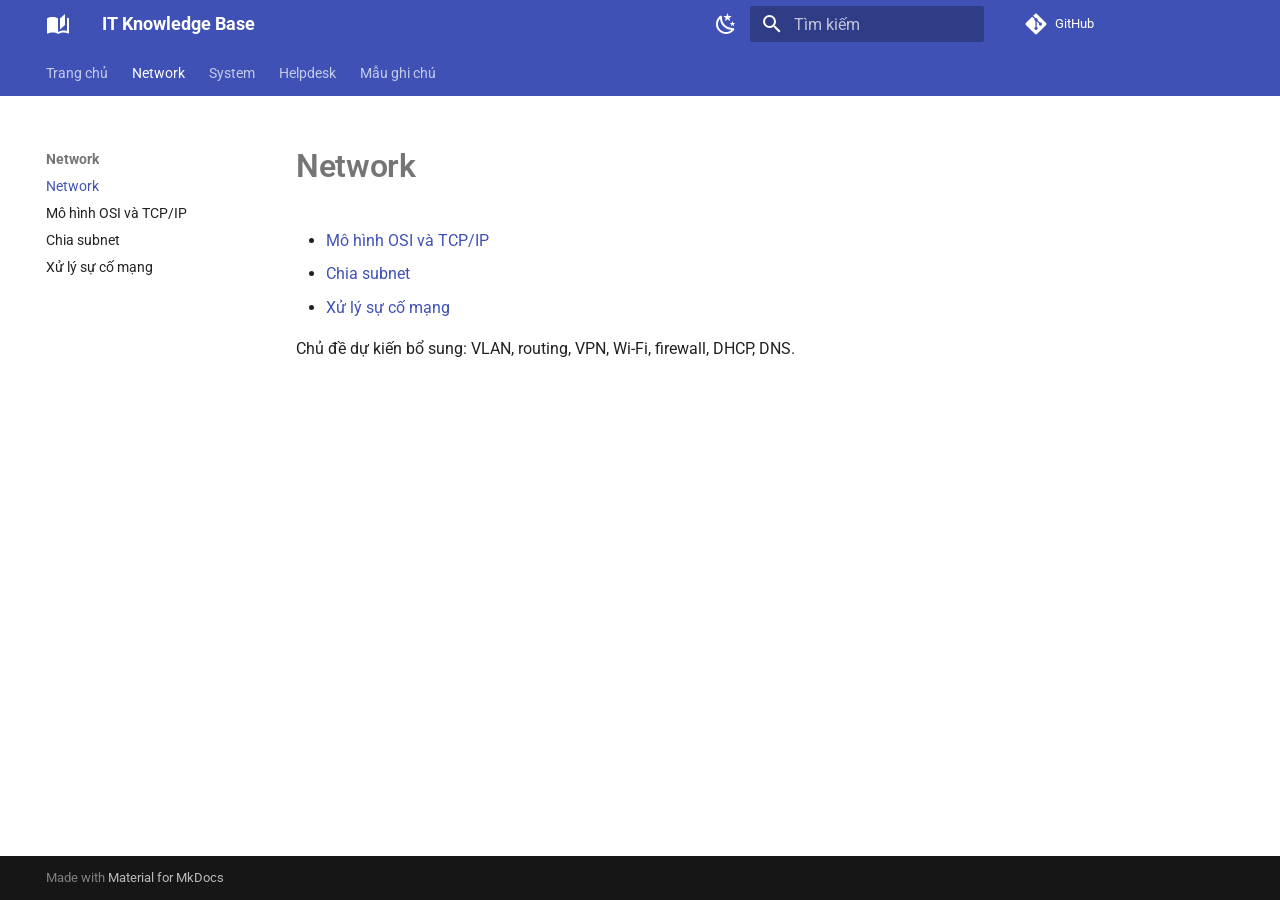
<file: network/index.html>
<!doctype html>
<html lang="vi" class="no-js">
  <head>
    
      <meta charset="utf-8">
      <meta name="viewport" content="width=device-width,initial-scale=1">
      
        <meta name="description" content="Tổng hợp kiến thức Network, System, Helpdesk">
      
      
      
        <link rel="canonical" href="https://hiencrab.github.io/knowledge-base/network/">
      
      
        <link rel="prev" href="..">
      
      
        <link rel="next" href="osi-tcpip/">
      
      
        
      
      
      <link rel="icon" href="../assets/images/favicon.png">
      <meta name="generator" content="mkdocs-1.6.1, mkdocs-material-9.8.1">
    
    
      
        <title>Network - IT Knowledge Base</title>
      
    
    
      <link rel="stylesheet" href="../assets/stylesheets/main.57a0d79d.min.css">
      
        
        <link rel="stylesheet" href="../assets/stylesheets/palette.fb2fffe2.min.css">
      
      


    
    
      
    
    
      
        
        
        <link rel="preconnect" href="https://fonts.gstatic.com" crossorigin>
        <link rel="stylesheet" href="https://fonts.googleapis.com/css?family=Roboto:300,300i,400,400i,700,700i%7CRoboto+Mono:400,400i,700,700i&display=fallback">
        <style>:root{--md-text-font:"Roboto";--md-code-font:"Roboto Mono"}</style>
      
    
    
      <link rel="stylesheet" href="../stylesheets/extra.css">
    
    <script>__md_scope=new URL("..",location),__md_hash=e=>[...e].reduce(((e,_)=>(e<<5)-e+_.charCodeAt(0)),0),__md_get=(e,_=localStorage,t=__md_scope)=>JSON.parse(_.getItem(t.pathname+"."+e)),__md_set=(e,_,t=localStorage,a=__md_scope)=>{try{t.setItem(a.pathname+"."+e,JSON.stringify(_))}catch(e){}}</script>
    
      

    
    
  </head>
  
  
    
    
      
    
    
    
    
    <body dir="ltr" data-md-color-scheme="default" data-md-color-primary="indigo" data-md-color-accent="indigo">
  
    
    <input class="md-toggle" data-md-toggle="drawer" type="checkbox" id="__drawer" autocomplete="off">
    <input class="md-toggle" data-md-toggle="search" type="checkbox" id="__search" autocomplete="off">
    <label class="md-overlay" for="__drawer"></label>
    <div data-md-component="skip">
      
        
        <a href="#network" class="md-skip">
          Bỏ qua
        </a>
      
    </div>
    <div data-md-component="announce">
      
    </div>
    
    
      

<header class="md-header" data-md-component="header">
  <nav class="md-header__inner md-grid" aria-label="Đầu trang">
    <a href=".." title="IT Knowledge Base" class="md-header__button md-logo" aria-label="IT Knowledge Base" data-md-component="logo">
      
  
  <svg xmlns="http://www.w3.org/2000/svg" viewBox="0 0 24 24"><path d="m19 2-5 4.5v11l5-4.5zM6.5 5C4.55 5 2.45 5.4 1 6.5v14.66c0 .25.25.5.5.5.1 0 .15-.07.25-.07 1.35-.65 3.3-1.09 4.75-1.09 1.95 0 4.05.4 5.5 1.5 1.35-.85 3.8-1.5 5.5-1.5 1.65 0 3.35.31 4.75 1.06.1.05.15.03.25.03.25 0 .5-.25.5-.5V6.5c-.6-.45-1.25-.75-2-1V19c-1.1-.35-2.3-.5-3.5-.5-1.7 0-4.15.65-5.5 1.5V6.5C10.55 5.4 8.45 5 6.5 5"/></svg>

    </a>
    <label class="md-header__button md-icon" for="__drawer">
      
      <svg xmlns="http://www.w3.org/2000/svg" viewBox="0 0 24 24"><path d="M3 6h18v2H3zm0 5h18v2H3zm0 5h18v2H3z"/></svg>
    </label>
    <div class="md-header__title" data-md-component="header-title">
      <div class="md-header__ellipsis">
        <div class="md-header__topic">
          <span class="md-ellipsis">
            IT Knowledge Base
          </span>
        </div>
        <div class="md-header__topic" data-md-component="header-topic">
          <span class="md-ellipsis">
            
              Network
            
          </span>
        </div>
      </div>
    </div>
    
      
        <form class="md-header__option" data-md-component="palette">
  
    
    
    
    <input class="md-option" data-md-color-media="(prefers-color-scheme: light)" data-md-color-scheme="default" data-md-color-primary="indigo" data-md-color-accent="indigo"  aria-label="Chuyển sang chế độ tối"  type="radio" name="__palette" id="__palette_0">
    
      <label class="md-header__button md-icon" title="Chuyển sang chế độ tối" for="__palette_1" hidden>
        <svg xmlns="http://www.w3.org/2000/svg" viewBox="0 0 24 24"><path d="m17.75 4.09-2.53 1.94.91 3.06-2.63-1.81-2.63 1.81.91-3.06-2.53-1.94L12.44 4l1.06-3 1.06 3zm3.5 6.91-1.64 1.25.59 1.98-1.7-1.17-1.7 1.17.59-1.98L15.75 11l2.06-.05L18.5 9l.69 1.95zm-2.28 4.95c.83-.08 1.72 1.1 1.19 1.85-.32.45-.66.87-1.08 1.27C15.17 23 8.84 23 4.94 19.07c-3.91-3.9-3.91-10.24 0-14.14.4-.4.82-.76 1.27-1.08.75-.53 1.93.36 1.85 1.19-.27 2.86.69 5.83 2.89 8.02a9.96 9.96 0 0 0 8.02 2.89m-1.64 2.02a12.08 12.08 0 0 1-7.8-3.47c-2.17-2.19-3.33-5-3.49-7.82-2.81 3.14-2.7 7.96.31 10.98 3.02 3.01 7.84 3.12 10.98.31"/></svg>
      </label>
    
  
    
    
    
    <input class="md-option" data-md-color-media="(prefers-color-scheme: dark)" data-md-color-scheme="slate" data-md-color-primary="indigo" data-md-color-accent="indigo"  aria-label="Chuyển sang chế độ sáng"  type="radio" name="__palette" id="__palette_1">
    
      <label class="md-header__button md-icon" title="Chuyển sang chế độ sáng" for="__palette_0" hidden>
        <svg xmlns="http://www.w3.org/2000/svg" viewBox="0 0 24 24"><path d="M12 7a5 5 0 0 1 5 5 5 5 0 0 1-5 5 5 5 0 0 1-5-5 5 5 0 0 1 5-5m0 2a3 3 0 0 0-3 3 3 3 0 0 0 3 3 3 3 0 0 0 3-3 3 3 0 0 0-3-3m0-7 2.39 3.42C13.65 5.15 12.84 5 12 5s-1.65.15-2.39.42zM3.34 7l4.16-.35A7.2 7.2 0 0 0 5.94 8.5c-.44.74-.69 1.5-.83 2.29zm.02 10 1.76-3.77a7.131 7.131 0 0 0 2.38 4.14zM20.65 7l-1.77 3.79a7.02 7.02 0 0 0-2.38-4.15zm-.01 10-4.14.36c.59-.51 1.12-1.14 1.54-1.86.42-.73.69-1.5.83-2.29zM12 22l-2.41-3.44c.74.27 1.55.44 2.41.44.82 0 1.63-.17 2.37-.44z"/></svg>
      </label>
    
  
</form>
      
    
    
      <script>var palette=__md_get("__palette");if(palette&&palette.color){if("(prefers-color-scheme)"===palette.color.media){var media=matchMedia("(prefers-color-scheme: light)"),input=document.querySelector(media.matches?"[data-md-color-media='(prefers-color-scheme: light)']":"[data-md-color-media='(prefers-color-scheme: dark)']");palette.color.media=input.getAttribute("data-md-color-media"),palette.color.scheme=input.getAttribute("data-md-color-scheme"),palette.color.primary=input.getAttribute("data-md-color-primary"),palette.color.accent=input.getAttribute("data-md-color-accent")}for(var[key,value]of Object.entries(palette.color))document.body.setAttribute("data-md-color-"+key,value)}</script>
    
    
    
      
      
        <label class="md-header__button md-icon" for="__search">
          
          <svg xmlns="http://www.w3.org/2000/svg" viewBox="0 0 24 24"><path d="M9.5 3A6.5 6.5 0 0 1 16 9.5c0 1.61-.59 3.09-1.56 4.23l.27.27h.79l5 5-1.5 1.5-5-5v-.79l-.27-.27A6.52 6.52 0 0 1 9.5 16 6.5 6.5 0 0 1 3 9.5 6.5 6.5 0 0 1 9.5 3m0 2C7 5 5 7 5 9.5S7 14 9.5 14 14 12 14 9.5 12 5 9.5 5"/></svg>
        </label>
        <div class="md-search" data-md-component="search" role="dialog">
  <label class="md-search__overlay" for="__search"></label>
  <div class="md-search__inner" role="search">
    <form class="md-search__form" name="search">
      <input type="text" class="md-search__input" name="query" aria-label="Tìm kiếm" placeholder="Tìm kiếm" autocapitalize="off" autocorrect="off" autocomplete="off" spellcheck="false" data-md-component="search-query" required>
      <label class="md-search__icon md-icon" for="__search">
        
        <svg xmlns="http://www.w3.org/2000/svg" viewBox="0 0 24 24"><path d="M9.5 3A6.5 6.5 0 0 1 16 9.5c0 1.61-.59 3.09-1.56 4.23l.27.27h.79l5 5-1.5 1.5-5-5v-.79l-.27-.27A6.52 6.52 0 0 1 9.5 16 6.5 6.5 0 0 1 3 9.5 6.5 6.5 0 0 1 9.5 3m0 2C7 5 5 7 5 9.5S7 14 9.5 14 14 12 14 9.5 12 5 9.5 5"/></svg>
        
        <svg xmlns="http://www.w3.org/2000/svg" viewBox="0 0 24 24"><path d="M20 11v2H8l5.5 5.5-1.42 1.42L4.16 12l7.92-7.92L13.5 5.5 8 11z"/></svg>
      </label>
      <nav class="md-search__options" aria-label="Tìm kiếm">
        
        <button type="reset" class="md-search__icon md-icon" title="Xoá" aria-label="Xoá" tabindex="-1">
          
          <svg xmlns="http://www.w3.org/2000/svg" viewBox="0 0 24 24"><path d="M19 6.41 17.59 5 12 10.59 6.41 5 5 6.41 10.59 12 5 17.59 6.41 19 12 13.41 17.59 19 19 17.59 13.41 12z"/></svg>
        </button>
      </nav>
      
        <div class="md-search__suggest" data-md-component="search-suggest"></div>
      
    </form>
    <div class="md-search__output">
      <div class="md-search__scrollwrap" tabindex="0" data-md-scrollfix>
        <div class="md-search-result" data-md-component="search-result">
          <div class="md-search-result__meta">
            Initializing search
          </div>
          <ol class="md-search-result__list" role="presentation"></ol>
        </div>
      </div>
    </div>
  </div>
</div>
      
    
    
      <div class="md-header__source">
        <a href="https://github.com/hiencrab/knowledge-base" title="Xem mã nguồn" class="md-source" data-md-component="source">
  <div class="md-source__icon md-icon">
    
    <svg xmlns="http://www.w3.org/2000/svg" viewBox="0 0 448 512"><!--! Font Awesome Free 7.1.0 by @fontawesome - https://fontawesome.com License - https://fontawesome.com/license/free (Icons: CC BY 4.0, Fonts: SIL OFL 1.1, Code: MIT License) Copyright 2025 Fonticons, Inc.--><path d="M439.6 236.1 244 40.5c-5.4-5.5-12.8-8.5-20.4-8.5s-15 3-20.4 8.4L162.5 81l51.5 51.5c27.1-9.1 52.7 16.8 43.4 43.7l49.7 49.7c34.2-11.8 61.2 31 35.5 56.7-26.5 26.5-70.2-2.9-56-37.3L240.3 199v121.9c25.3 12.5 22.3 41.8 9.1 55-6.4 6.4-15.2 10.1-24.3 10.1s-17.8-3.6-24.3-10.1c-17.6-17.6-11.1-46.9 11.2-56v-123c-20.8-8.5-24.6-30.7-18.6-45L142.6 101 8.5 235.1C3 240.6 0 247.9 0 255.5s3 15 8.5 20.4l195.6 195.7c5.4 5.4 12.7 8.4 20.4 8.4s15-3 20.4-8.4l194.7-194.7c5.4-5.4 8.4-12.8 8.4-20.4s-3-15-8.4-20.4"/></svg>
  </div>
  <div class="md-source__repository">
    GitHub
  </div>
</a>
      </div>
    
  </nav>
  
</header>
    
    <div class="md-container" data-md-component="container">
      
      
        
          
            
<nav class="md-tabs" aria-label="Tabs" data-md-component="tabs">
  <div class="md-grid">
    <ul class="md-tabs__list">
      
        
  
  
  
  
    <li class="md-tabs__item">
      <a href=".." class="md-tabs__link">
        
  
  
    
  
  Trang chủ

      </a>
    </li>
  

      
        
  
  
  
    
  
  
    
    
      <li class="md-tabs__item md-tabs__item--active">
        <a href="./" class="md-tabs__link">
          
  
  
  Network

        </a>
      </li>
    
  

      
        
  
  
  
  
    
    
      <li class="md-tabs__item">
        <a href="../system/" class="md-tabs__link">
          
  
  
  System

        </a>
      </li>
    
  

      
        
  
  
  
  
    
    
      <li class="md-tabs__item">
        <a href="../helpdesk/" class="md-tabs__link">
          
  
  
  Helpdesk

        </a>
      </li>
    
  

      
        
  
  
  
  
    <li class="md-tabs__item">
      <a href="../template/" class="md-tabs__link">
        
  
  
    
  
  Mẫu ghi chú

      </a>
    </li>
  

      
    </ul>
  </div>
</nav>
          
        
      
      <main class="md-main" data-md-component="main">
        <div class="md-main__inner md-grid">
          
            
              
              <div class="md-sidebar md-sidebar--primary" data-md-component="sidebar" data-md-type="navigation" >
                <div class="md-sidebar__scrollwrap">
                  <div class="md-sidebar__inner">
                    


  


<nav class="md-nav md-nav--primary md-nav--lifted" aria-label="Thanh điều hướng" data-md-level="0">
  <label class="md-nav__title" for="__drawer">
    <a href=".." title="IT Knowledge Base" class="md-nav__button md-logo" aria-label="IT Knowledge Base" data-md-component="logo">
      
  
  <svg xmlns="http://www.w3.org/2000/svg" viewBox="0 0 24 24"><path d="m19 2-5 4.5v11l5-4.5zM6.5 5C4.55 5 2.45 5.4 1 6.5v14.66c0 .25.25.5.5.5.1 0 .15-.07.25-.07 1.35-.65 3.3-1.09 4.75-1.09 1.95 0 4.05.4 5.5 1.5 1.35-.85 3.8-1.5 5.5-1.5 1.65 0 3.35.31 4.75 1.06.1.05.15.03.25.03.25 0 .5-.25.5-.5V6.5c-.6-.45-1.25-.75-2-1V19c-1.1-.35-2.3-.5-3.5-.5-1.7 0-4.15.65-5.5 1.5V6.5C10.55 5.4 8.45 5 6.5 5"/></svg>

    </a>
    IT Knowledge Base
  </label>
  
    <div class="md-nav__source">
      <a href="https://github.com/hiencrab/knowledge-base" title="Xem mã nguồn" class="md-source" data-md-component="source">
  <div class="md-source__icon md-icon">
    
    <svg xmlns="http://www.w3.org/2000/svg" viewBox="0 0 448 512"><!--! Font Awesome Free 7.1.0 by @fontawesome - https://fontawesome.com License - https://fontawesome.com/license/free (Icons: CC BY 4.0, Fonts: SIL OFL 1.1, Code: MIT License) Copyright 2025 Fonticons, Inc.--><path d="M439.6 236.1 244 40.5c-5.4-5.5-12.8-8.5-20.4-8.5s-15 3-20.4 8.4L162.5 81l51.5 51.5c27.1-9.1 52.7 16.8 43.4 43.7l49.7 49.7c34.2-11.8 61.2 31 35.5 56.7-26.5 26.5-70.2-2.9-56-37.3L240.3 199v121.9c25.3 12.5 22.3 41.8 9.1 55-6.4 6.4-15.2 10.1-24.3 10.1s-17.8-3.6-24.3-10.1c-17.6-17.6-11.1-46.9 11.2-56v-123c-20.8-8.5-24.6-30.7-18.6-45L142.6 101 8.5 235.1C3 240.6 0 247.9 0 255.5s3 15 8.5 20.4l195.6 195.7c5.4 5.4 12.7 8.4 20.4 8.4s15-3 20.4-8.4l194.7-194.7c5.4-5.4 8.4-12.8 8.4-20.4s-3-15-8.4-20.4"/></svg>
  </div>
  <div class="md-source__repository">
    GitHub
  </div>
</a>
    </div>
  
  <ul class="md-nav__list" data-md-scrollfix>
    
      
      
  
  
  
  
    <li class="md-nav__item">
      <a href=".." class="md-nav__link">
        
  
  
  <span class="md-ellipsis">
    
  
    Trang chủ
  

    
  </span>
  
  

      </a>
    </li>
  

    
      
      
  
  
    
  
  
  
    
    
    
    
      
        
        
      
      
        
      
    
    
    <li class="md-nav__item md-nav__item--active md-nav__item--section md-nav__item--nested">
      
        
        
        <input class="md-nav__toggle md-toggle " type="checkbox" id="__nav_2" checked>
        
          
          <label class="md-nav__link" for="__nav_2" id="__nav_2_label" tabindex="">
            
  
  
  <span class="md-ellipsis">
    
  
    Network
  

    
  </span>
  
  

            <span class="md-nav__icon md-icon"></span>
          </label>
        
        <nav class="md-nav" data-md-level="1" aria-labelledby="__nav_2_label" aria-expanded="true">
          <label class="md-nav__title" for="__nav_2">
            <span class="md-nav__icon md-icon"></span>
            
  
    Network
  

          </label>
          <ul class="md-nav__list" data-md-scrollfix>
            
              
                
  
  
    
  
  
  
    <li class="md-nav__item md-nav__item--active">
      
      <input class="md-nav__toggle md-toggle" type="checkbox" id="__toc">
      
      
        
      
      
      <a href="./" class="md-nav__link md-nav__link--active">
        
  
  
  <span class="md-ellipsis">
    
  
    Network
  

    
  </span>
  
  

      </a>
      
    </li>
  

              
            
              
                
  
  
  
  
    <li class="md-nav__item">
      <a href="osi-tcpip/" class="md-nav__link">
        
  
  
  <span class="md-ellipsis">
    
  
    Mô hình OSI và TCP/IP
  

    
  </span>
  
  

      </a>
    </li>
  

              
            
              
                
  
  
  
  
    <li class="md-nav__item">
      <a href="subnetting/" class="md-nav__link">
        
  
  
  <span class="md-ellipsis">
    
  
    Chia subnet
  

    
  </span>
  
  

      </a>
    </li>
  

              
            
              
                
  
  
  
  
    <li class="md-nav__item">
      <a href="troubleshooting/" class="md-nav__link">
        
  
  
  <span class="md-ellipsis">
    
  
    Xử lý sự cố mạng
  

    
  </span>
  
  

      </a>
    </li>
  

              
            
          </ul>
        </nav>
      
    </li>
  

    
      
      
  
  
  
  
    
    
    
    
      
      
        
      
    
    
    <li class="md-nav__item md-nav__item--nested">
      
        
        
        <input class="md-nav__toggle md-toggle " type="checkbox" id="__nav_3" >
        
          
          <label class="md-nav__link" for="__nav_3" id="__nav_3_label" tabindex="0">
            
  
  
  <span class="md-ellipsis">
    
  
    System
  

    
  </span>
  
  

            <span class="md-nav__icon md-icon"></span>
          </label>
        
        <nav class="md-nav" data-md-level="1" aria-labelledby="__nav_3_label" aria-expanded="false">
          <label class="md-nav__title" for="__nav_3">
            <span class="md-nav__icon md-icon"></span>
            
  
    System
  

          </label>
          <ul class="md-nav__list" data-md-scrollfix>
            
              
                
  
  
  
  
    <li class="md-nav__item">
      <a href="../system/" class="md-nav__link">
        
  
  
  <span class="md-ellipsis">
    
  
    System
  

    
  </span>
  
  

      </a>
    </li>
  

              
            
              
                
  
  
  
  
    <li class="md-nav__item">
      <a href="../system/linux-commands/" class="md-nav__link">
        
  
  
  <span class="md-ellipsis">
    
  
    Lệnh Linux thường dùng
  

    
  </span>
  
  

      </a>
    </li>
  

              
            
              
                
  
  
  
  
    <li class="md-nav__item">
      <a href="../system/windows-ad/" class="md-nav__link">
        
  
  
  <span class="md-ellipsis">
    
  
    Windows và Active Directory
  

    
  </span>
  
  

      </a>
    </li>
  

              
            
              
                
  
  
  
  
    <li class="md-nav__item">
      <a href="../system/backup/" class="md-nav__link">
        
  
  
  <span class="md-ellipsis">
    
  
    Sao lưu và khôi phục
  

    
  </span>
  
  

      </a>
    </li>
  

              
            
          </ul>
        </nav>
      
    </li>
  

    
      
      
  
  
  
  
    
    
    
    
      
      
        
      
    
    
    <li class="md-nav__item md-nav__item--nested">
      
        
        
        <input class="md-nav__toggle md-toggle " type="checkbox" id="__nav_4" >
        
          
          <label class="md-nav__link" for="__nav_4" id="__nav_4_label" tabindex="0">
            
  
  
  <span class="md-ellipsis">
    
  
    Helpdesk
  

    
  </span>
  
  

            <span class="md-nav__icon md-icon"></span>
          </label>
        
        <nav class="md-nav" data-md-level="1" aria-labelledby="__nav_4_label" aria-expanded="false">
          <label class="md-nav__title" for="__nav_4">
            <span class="md-nav__icon md-icon"></span>
            
  
    Helpdesk
  

          </label>
          <ul class="md-nav__list" data-md-scrollfix>
            
              
                
  
  
  
  
    <li class="md-nav__item">
      <a href="../helpdesk/" class="md-nav__link">
        
  
  
  <span class="md-ellipsis">
    
  
    Helpdesk
  

    
  </span>
  
  

      </a>
    </li>
  

              
            
              
                
  
  
  
  
    <li class="md-nav__item">
      <a href="../helpdesk/ticket-process/" class="md-nav__link">
        
  
  
  <span class="md-ellipsis">
    
  
    Quy trình xử lý ticket
  

    
  </span>
  
  

      </a>
    </li>
  

              
            
              
                
  
  
  
  
    <li class="md-nav__item">
      <a href="../helpdesk/common-issues/" class="md-nav__link">
        
  
  
  <span class="md-ellipsis">
    
  
    Checklist sự cố thường gặp
  

    
  </span>
  
  

      </a>
    </li>
  

              
            
          </ul>
        </nav>
      
    </li>
  

    
      
      
  
  
  
  
    <li class="md-nav__item">
      <a href="../template/" class="md-nav__link">
        
  
  
  <span class="md-ellipsis">
    
  
    Mẫu ghi chú
  

    
  </span>
  
  

      </a>
    </li>
  

    
  </ul>
</nav>
                  </div>
                </div>
              </div>
            
            
              
              <div class="md-sidebar md-sidebar--secondary" data-md-component="sidebar" data-md-type="toc" >
                <div class="md-sidebar__scrollwrap">
                  <div class="md-sidebar__inner">
                    

<nav class="md-nav md-nav--secondary" aria-label="Mục lục">
  
  
  
    
  
  
</nav>
                  </div>
                </div>
              </div>
            
          
          
            <div class="md-content" data-md-component="content">
              
              <article class="md-content__inner md-typeset">
                
                  


  
  


<h1 id="network">Network<a class="headerlink" href="#network" title="Permanent link">&para;</a></h1>
<ul>
<li><a href="osi-tcpip/">Mô hình OSI và TCP/IP</a></li>
<li><a href="subnetting/">Chia subnet</a></li>
<li><a href="troubleshooting/">Xử lý sự cố mạng</a></li>
</ul>
<p>Chủ đề dự kiến bổ sung: VLAN, routing, VPN, Wi-Fi, firewall, DHCP, DNS.</p>












                
              </article>
            </div>
          
          
  <script>var tabs=__md_get("__tabs");if(Array.isArray(tabs))e:for(var set of document.querySelectorAll(".tabbed-set")){var labels=set.querySelector(".tabbed-labels");for(var tab of tabs)for(var label of labels.getElementsByTagName("label"))if(label.innerText.trim()===tab){var input=document.getElementById(label.htmlFor);input.checked=!0;continue e}}</script>

<script>var target=document.getElementById(location.hash.slice(1));target&&target.name&&(target.checked=target.name.startsWith("__tabbed_"))</script>
        </div>
        
          <button type="button" class="md-top md-icon" data-md-component="top" hidden>
  
  <svg xmlns="http://www.w3.org/2000/svg" viewBox="0 0 24 24"><path d="M13 20h-2V8l-5.5 5.5-1.42-1.42L12 4.16l7.92 7.92-1.42 1.42L13 8z"/></svg>
  Trở lại mục lục
</button>
        
      </main>
      
        <footer class="md-footer">
  
  <div class="md-footer-meta md-typeset">
    <div class="md-footer-meta__inner md-grid">
      <div class="md-copyright">
  
  
    Made with
    <a href="https://squidfunk.github.io/mkdocs-material/" target="_blank" rel="noopener">
      Material for MkDocs
    </a>
  
</div>
      
    </div>
  </div>
</footer>
      
    </div>
    <div class="md-dialog" data-md-component="dialog">
      <div class="md-dialog__inner md-typeset"></div>
    </div>
    
    
    
      
      
      <script id="__config" type="application/json">{"annotate": null, "base": "..", "features": ["navigation.tabs", "navigation.sections", "navigation.top", "search.suggest", "search.highlight", "content.code.copy", "content.tabs.link"], "search": "../assets/javascripts/workers/search.a7633da7.min.js", "tags": null, "translations": {"clipboard.copied": "\u0110\u00e3 sao ch\u00e9p", "clipboard.copy": "Sao ch\u00e9p v\u00e0o b\u1ed9 nh\u1edb t\u1ea1m", "search.result.more.one": "1 t\u1eeb kh\u00e1c trong trang", "search.result.more.other": "# t\u1eeb kh\u00e1c trong trang", "search.result.none": "Kh\u00f4ng t\u00ecm th\u1ea5y t\u00e0i li\u1ec7u li\u00ean quan", "search.result.one": "1 t\u00e0i li\u1ec7u li\u00ean quan", "search.result.other": "# t\u00e0i li\u1ec7u li\u00ean quan", "search.result.placeholder": "Nh\u1eadp \u0111\u1ec3 b\u1eaft \u0111\u1ea7u t\u00ecm ki\u1ebfm", "search.result.term.missing": "Kh\u00f4ng", "select.version": "Ch\u1ecdn phi\u00ean b\u1ea3n"}, "version": null}</script>
    
    
      <script src="../assets/javascripts/bundle.a5f9d56c.min.js"></script>
      
    
  </body>
</html>
</file>
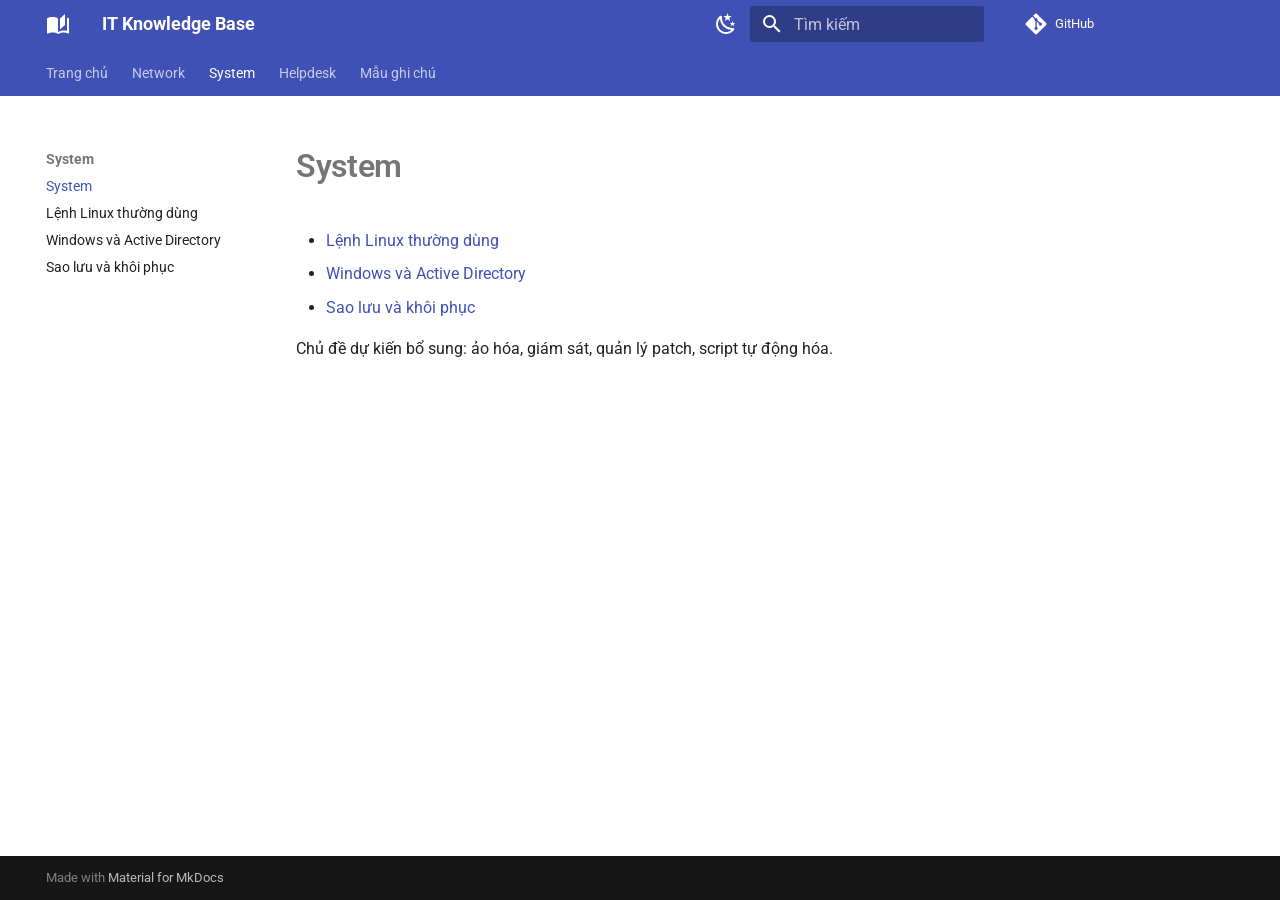
<file: system/index.html>
<!doctype html>
<html lang="vi" class="no-js">
  <head>
    
      <meta charset="utf-8">
      <meta name="viewport" content="width=device-width,initial-scale=1">
      
        <meta name="description" content="Tổng hợp kiến thức Network, System, Helpdesk">
      
      
      
        <link rel="canonical" href="https://hiencrab.github.io/knowledge-base/system/">
      
      
        <link rel="prev" href="../network/troubleshooting/">
      
      
        <link rel="next" href="linux-commands/">
      
      
        
      
      
      <link rel="icon" href="../assets/images/favicon.png">
      <meta name="generator" content="mkdocs-1.6.1, mkdocs-material-9.8.1">
    
    
      
        <title>System - IT Knowledge Base</title>
      
    
    
      <link rel="stylesheet" href="../assets/stylesheets/main.57a0d79d.min.css">
      
        
        <link rel="stylesheet" href="../assets/stylesheets/palette.fb2fffe2.min.css">
      
      


    
    
      
    
    
      
        
        
        <link rel="preconnect" href="https://fonts.gstatic.com" crossorigin>
        <link rel="stylesheet" href="https://fonts.googleapis.com/css?family=Roboto:300,300i,400,400i,700,700i%7CRoboto+Mono:400,400i,700,700i&display=fallback">
        <style>:root{--md-text-font:"Roboto";--md-code-font:"Roboto Mono"}</style>
      
    
    
      <link rel="stylesheet" href="../stylesheets/extra.css">
    
    <script>__md_scope=new URL("..",location),__md_hash=e=>[...e].reduce(((e,_)=>(e<<5)-e+_.charCodeAt(0)),0),__md_get=(e,_=localStorage,t=__md_scope)=>JSON.parse(_.getItem(t.pathname+"."+e)),__md_set=(e,_,t=localStorage,a=__md_scope)=>{try{t.setItem(a.pathname+"."+e,JSON.stringify(_))}catch(e){}}</script>
    
      

    
    
  </head>
  
  
    
    
      
    
    
    
    
    <body dir="ltr" data-md-color-scheme="default" data-md-color-primary="indigo" data-md-color-accent="indigo">
  
    
    <input class="md-toggle" data-md-toggle="drawer" type="checkbox" id="__drawer" autocomplete="off">
    <input class="md-toggle" data-md-toggle="search" type="checkbox" id="__search" autocomplete="off">
    <label class="md-overlay" for="__drawer"></label>
    <div data-md-component="skip">
      
        
        <a href="#system" class="md-skip">
          Bỏ qua
        </a>
      
    </div>
    <div data-md-component="announce">
      
    </div>
    
    
      

<header class="md-header" data-md-component="header">
  <nav class="md-header__inner md-grid" aria-label="Đầu trang">
    <a href=".." title="IT Knowledge Base" class="md-header__button md-logo" aria-label="IT Knowledge Base" data-md-component="logo">
      
  
  <svg xmlns="http://www.w3.org/2000/svg" viewBox="0 0 24 24"><path d="m19 2-5 4.5v11l5-4.5zM6.5 5C4.55 5 2.45 5.4 1 6.5v14.66c0 .25.25.5.5.5.1 0 .15-.07.25-.07 1.35-.65 3.3-1.09 4.75-1.09 1.95 0 4.05.4 5.5 1.5 1.35-.85 3.8-1.5 5.5-1.5 1.65 0 3.35.31 4.75 1.06.1.05.15.03.25.03.25 0 .5-.25.5-.5V6.5c-.6-.45-1.25-.75-2-1V19c-1.1-.35-2.3-.5-3.5-.5-1.7 0-4.15.65-5.5 1.5V6.5C10.55 5.4 8.45 5 6.5 5"/></svg>

    </a>
    <label class="md-header__button md-icon" for="__drawer">
      
      <svg xmlns="http://www.w3.org/2000/svg" viewBox="0 0 24 24"><path d="M3 6h18v2H3zm0 5h18v2H3zm0 5h18v2H3z"/></svg>
    </label>
    <div class="md-header__title" data-md-component="header-title">
      <div class="md-header__ellipsis">
        <div class="md-header__topic">
          <span class="md-ellipsis">
            IT Knowledge Base
          </span>
        </div>
        <div class="md-header__topic" data-md-component="header-topic">
          <span class="md-ellipsis">
            
              System
            
          </span>
        </div>
      </div>
    </div>
    
      
        <form class="md-header__option" data-md-component="palette">
  
    
    
    
    <input class="md-option" data-md-color-media="(prefers-color-scheme: light)" data-md-color-scheme="default" data-md-color-primary="indigo" data-md-color-accent="indigo"  aria-label="Chuyển sang chế độ tối"  type="radio" name="__palette" id="__palette_0">
    
      <label class="md-header__button md-icon" title="Chuyển sang chế độ tối" for="__palette_1" hidden>
        <svg xmlns="http://www.w3.org/2000/svg" viewBox="0 0 24 24"><path d="m17.75 4.09-2.53 1.94.91 3.06-2.63-1.81-2.63 1.81.91-3.06-2.53-1.94L12.44 4l1.06-3 1.06 3zm3.5 6.91-1.64 1.25.59 1.98-1.7-1.17-1.7 1.17.59-1.98L15.75 11l2.06-.05L18.5 9l.69 1.95zm-2.28 4.95c.83-.08 1.72 1.1 1.19 1.85-.32.45-.66.87-1.08 1.27C15.17 23 8.84 23 4.94 19.07c-3.91-3.9-3.91-10.24 0-14.14.4-.4.82-.76 1.27-1.08.75-.53 1.93.36 1.85 1.19-.27 2.86.69 5.83 2.89 8.02a9.96 9.96 0 0 0 8.02 2.89m-1.64 2.02a12.08 12.08 0 0 1-7.8-3.47c-2.17-2.19-3.33-5-3.49-7.82-2.81 3.14-2.7 7.96.31 10.98 3.02 3.01 7.84 3.12 10.98.31"/></svg>
      </label>
    
  
    
    
    
    <input class="md-option" data-md-color-media="(prefers-color-scheme: dark)" data-md-color-scheme="slate" data-md-color-primary="indigo" data-md-color-accent="indigo"  aria-label="Chuyển sang chế độ sáng"  type="radio" name="__palette" id="__palette_1">
    
      <label class="md-header__button md-icon" title="Chuyển sang chế độ sáng" for="__palette_0" hidden>
        <svg xmlns="http://www.w3.org/2000/svg" viewBox="0 0 24 24"><path d="M12 7a5 5 0 0 1 5 5 5 5 0 0 1-5 5 5 5 0 0 1-5-5 5 5 0 0 1 5-5m0 2a3 3 0 0 0-3 3 3 3 0 0 0 3 3 3 3 0 0 0 3-3 3 3 0 0 0-3-3m0-7 2.39 3.42C13.65 5.15 12.84 5 12 5s-1.65.15-2.39.42zM3.34 7l4.16-.35A7.2 7.2 0 0 0 5.94 8.5c-.44.74-.69 1.5-.83 2.29zm.02 10 1.76-3.77a7.131 7.131 0 0 0 2.38 4.14zM20.65 7l-1.77 3.79a7.02 7.02 0 0 0-2.38-4.15zm-.01 10-4.14.36c.59-.51 1.12-1.14 1.54-1.86.42-.73.69-1.5.83-2.29zM12 22l-2.41-3.44c.74.27 1.55.44 2.41.44.82 0 1.63-.17 2.37-.44z"/></svg>
      </label>
    
  
</form>
      
    
    
      <script>var palette=__md_get("__palette");if(palette&&palette.color){if("(prefers-color-scheme)"===palette.color.media){var media=matchMedia("(prefers-color-scheme: light)"),input=document.querySelector(media.matches?"[data-md-color-media='(prefers-color-scheme: light)']":"[data-md-color-media='(prefers-color-scheme: dark)']");palette.color.media=input.getAttribute("data-md-color-media"),palette.color.scheme=input.getAttribute("data-md-color-scheme"),palette.color.primary=input.getAttribute("data-md-color-primary"),palette.color.accent=input.getAttribute("data-md-color-accent")}for(var[key,value]of Object.entries(palette.color))document.body.setAttribute("data-md-color-"+key,value)}</script>
    
    
    
      
      
        <label class="md-header__button md-icon" for="__search">
          
          <svg xmlns="http://www.w3.org/2000/svg" viewBox="0 0 24 24"><path d="M9.5 3A6.5 6.5 0 0 1 16 9.5c0 1.61-.59 3.09-1.56 4.23l.27.27h.79l5 5-1.5 1.5-5-5v-.79l-.27-.27A6.52 6.52 0 0 1 9.5 16 6.5 6.5 0 0 1 3 9.5 6.5 6.5 0 0 1 9.5 3m0 2C7 5 5 7 5 9.5S7 14 9.5 14 14 12 14 9.5 12 5 9.5 5"/></svg>
        </label>
        <div class="md-search" data-md-component="search" role="dialog">
  <label class="md-search__overlay" for="__search"></label>
  <div class="md-search__inner" role="search">
    <form class="md-search__form" name="search">
      <input type="text" class="md-search__input" name="query" aria-label="Tìm kiếm" placeholder="Tìm kiếm" autocapitalize="off" autocorrect="off" autocomplete="off" spellcheck="false" data-md-component="search-query" required>
      <label class="md-search__icon md-icon" for="__search">
        
        <svg xmlns="http://www.w3.org/2000/svg" viewBox="0 0 24 24"><path d="M9.5 3A6.5 6.5 0 0 1 16 9.5c0 1.61-.59 3.09-1.56 4.23l.27.27h.79l5 5-1.5 1.5-5-5v-.79l-.27-.27A6.52 6.52 0 0 1 9.5 16 6.5 6.5 0 0 1 3 9.5 6.5 6.5 0 0 1 9.5 3m0 2C7 5 5 7 5 9.5S7 14 9.5 14 14 12 14 9.5 12 5 9.5 5"/></svg>
        
        <svg xmlns="http://www.w3.org/2000/svg" viewBox="0 0 24 24"><path d="M20 11v2H8l5.5 5.5-1.42 1.42L4.16 12l7.92-7.92L13.5 5.5 8 11z"/></svg>
      </label>
      <nav class="md-search__options" aria-label="Tìm kiếm">
        
        <button type="reset" class="md-search__icon md-icon" title="Xoá" aria-label="Xoá" tabindex="-1">
          
          <svg xmlns="http://www.w3.org/2000/svg" viewBox="0 0 24 24"><path d="M19 6.41 17.59 5 12 10.59 6.41 5 5 6.41 10.59 12 5 17.59 6.41 19 12 13.41 17.59 19 19 17.59 13.41 12z"/></svg>
        </button>
      </nav>
      
        <div class="md-search__suggest" data-md-component="search-suggest"></div>
      
    </form>
    <div class="md-search__output">
      <div class="md-search__scrollwrap" tabindex="0" data-md-scrollfix>
        <div class="md-search-result" data-md-component="search-result">
          <div class="md-search-result__meta">
            Initializing search
          </div>
          <ol class="md-search-result__list" role="presentation"></ol>
        </div>
      </div>
    </div>
  </div>
</div>
      
    
    
      <div class="md-header__source">
        <a href="https://github.com/hiencrab/knowledge-base" title="Xem mã nguồn" class="md-source" data-md-component="source">
  <div class="md-source__icon md-icon">
    
    <svg xmlns="http://www.w3.org/2000/svg" viewBox="0 0 448 512"><!--! Font Awesome Free 7.1.0 by @fontawesome - https://fontawesome.com License - https://fontawesome.com/license/free (Icons: CC BY 4.0, Fonts: SIL OFL 1.1, Code: MIT License) Copyright 2025 Fonticons, Inc.--><path d="M439.6 236.1 244 40.5c-5.4-5.5-12.8-8.5-20.4-8.5s-15 3-20.4 8.4L162.5 81l51.5 51.5c27.1-9.1 52.7 16.8 43.4 43.7l49.7 49.7c34.2-11.8 61.2 31 35.5 56.7-26.5 26.5-70.2-2.9-56-37.3L240.3 199v121.9c25.3 12.5 22.3 41.8 9.1 55-6.4 6.4-15.2 10.1-24.3 10.1s-17.8-3.6-24.3-10.1c-17.6-17.6-11.1-46.9 11.2-56v-123c-20.8-8.5-24.6-30.7-18.6-45L142.6 101 8.5 235.1C3 240.6 0 247.9 0 255.5s3 15 8.5 20.4l195.6 195.7c5.4 5.4 12.7 8.4 20.4 8.4s15-3 20.4-8.4l194.7-194.7c5.4-5.4 8.4-12.8 8.4-20.4s-3-15-8.4-20.4"/></svg>
  </div>
  <div class="md-source__repository">
    GitHub
  </div>
</a>
      </div>
    
  </nav>
  
</header>
    
    <div class="md-container" data-md-component="container">
      
      
        
          
            
<nav class="md-tabs" aria-label="Tabs" data-md-component="tabs">
  <div class="md-grid">
    <ul class="md-tabs__list">
      
        
  
  
  
  
    <li class="md-tabs__item">
      <a href=".." class="md-tabs__link">
        
  
  
    
  
  Trang chủ

      </a>
    </li>
  

      
        
  
  
  
  
    
    
      <li class="md-tabs__item">
        <a href="../network/" class="md-tabs__link">
          
  
  
  Network

        </a>
      </li>
    
  

      
        
  
  
  
    
  
  
    
    
      <li class="md-tabs__item md-tabs__item--active">
        <a href="./" class="md-tabs__link">
          
  
  
  System

        </a>
      </li>
    
  

      
        
  
  
  
  
    
    
      <li class="md-tabs__item">
        <a href="../helpdesk/" class="md-tabs__link">
          
  
  
  Helpdesk

        </a>
      </li>
    
  

      
        
  
  
  
  
    <li class="md-tabs__item">
      <a href="../template/" class="md-tabs__link">
        
  
  
    
  
  Mẫu ghi chú

      </a>
    </li>
  

      
    </ul>
  </div>
</nav>
          
        
      
      <main class="md-main" data-md-component="main">
        <div class="md-main__inner md-grid">
          
            
              
              <div class="md-sidebar md-sidebar--primary" data-md-component="sidebar" data-md-type="navigation" >
                <div class="md-sidebar__scrollwrap">
                  <div class="md-sidebar__inner">
                    


  


<nav class="md-nav md-nav--primary md-nav--lifted" aria-label="Thanh điều hướng" data-md-level="0">
  <label class="md-nav__title" for="__drawer">
    <a href=".." title="IT Knowledge Base" class="md-nav__button md-logo" aria-label="IT Knowledge Base" data-md-component="logo">
      
  
  <svg xmlns="http://www.w3.org/2000/svg" viewBox="0 0 24 24"><path d="m19 2-5 4.5v11l5-4.5zM6.5 5C4.55 5 2.45 5.4 1 6.5v14.66c0 .25.25.5.5.5.1 0 .15-.07.25-.07 1.35-.65 3.3-1.09 4.75-1.09 1.95 0 4.05.4 5.5 1.5 1.35-.85 3.8-1.5 5.5-1.5 1.65 0 3.35.31 4.75 1.06.1.05.15.03.25.03.25 0 .5-.25.5-.5V6.5c-.6-.45-1.25-.75-2-1V19c-1.1-.35-2.3-.5-3.5-.5-1.7 0-4.15.65-5.5 1.5V6.5C10.55 5.4 8.45 5 6.5 5"/></svg>

    </a>
    IT Knowledge Base
  </label>
  
    <div class="md-nav__source">
      <a href="https://github.com/hiencrab/knowledge-base" title="Xem mã nguồn" class="md-source" data-md-component="source">
  <div class="md-source__icon md-icon">
    
    <svg xmlns="http://www.w3.org/2000/svg" viewBox="0 0 448 512"><!--! Font Awesome Free 7.1.0 by @fontawesome - https://fontawesome.com License - https://fontawesome.com/license/free (Icons: CC BY 4.0, Fonts: SIL OFL 1.1, Code: MIT License) Copyright 2025 Fonticons, Inc.--><path d="M439.6 236.1 244 40.5c-5.4-5.5-12.8-8.5-20.4-8.5s-15 3-20.4 8.4L162.5 81l51.5 51.5c27.1-9.1 52.7 16.8 43.4 43.7l49.7 49.7c34.2-11.8 61.2 31 35.5 56.7-26.5 26.5-70.2-2.9-56-37.3L240.3 199v121.9c25.3 12.5 22.3 41.8 9.1 55-6.4 6.4-15.2 10.1-24.3 10.1s-17.8-3.6-24.3-10.1c-17.6-17.6-11.1-46.9 11.2-56v-123c-20.8-8.5-24.6-30.7-18.6-45L142.6 101 8.5 235.1C3 240.6 0 247.9 0 255.5s3 15 8.5 20.4l195.6 195.7c5.4 5.4 12.7 8.4 20.4 8.4s15-3 20.4-8.4l194.7-194.7c5.4-5.4 8.4-12.8 8.4-20.4s-3-15-8.4-20.4"/></svg>
  </div>
  <div class="md-source__repository">
    GitHub
  </div>
</a>
    </div>
  
  <ul class="md-nav__list" data-md-scrollfix>
    
      
      
  
  
  
  
    <li class="md-nav__item">
      <a href=".." class="md-nav__link">
        
  
  
  <span class="md-ellipsis">
    
  
    Trang chủ
  

    
  </span>
  
  

      </a>
    </li>
  

    
      
      
  
  
  
  
    
    
    
    
      
      
        
      
    
    
    <li class="md-nav__item md-nav__item--nested">
      
        
        
        <input class="md-nav__toggle md-toggle " type="checkbox" id="__nav_2" >
        
          
          <label class="md-nav__link" for="__nav_2" id="__nav_2_label" tabindex="0">
            
  
  
  <span class="md-ellipsis">
    
  
    Network
  

    
  </span>
  
  

            <span class="md-nav__icon md-icon"></span>
          </label>
        
        <nav class="md-nav" data-md-level="1" aria-labelledby="__nav_2_label" aria-expanded="false">
          <label class="md-nav__title" for="__nav_2">
            <span class="md-nav__icon md-icon"></span>
            
  
    Network
  

          </label>
          <ul class="md-nav__list" data-md-scrollfix>
            
              
                
  
  
  
  
    <li class="md-nav__item">
      <a href="../network/" class="md-nav__link">
        
  
  
  <span class="md-ellipsis">
    
  
    Network
  

    
  </span>
  
  

      </a>
    </li>
  

              
            
              
                
  
  
  
  
    <li class="md-nav__item">
      <a href="../network/osi-tcpip/" class="md-nav__link">
        
  
  
  <span class="md-ellipsis">
    
  
    Mô hình OSI và TCP/IP
  

    
  </span>
  
  

      </a>
    </li>
  

              
            
              
                
  
  
  
  
    <li class="md-nav__item">
      <a href="../network/subnetting/" class="md-nav__link">
        
  
  
  <span class="md-ellipsis">
    
  
    Chia subnet
  

    
  </span>
  
  

      </a>
    </li>
  

              
            
              
                
  
  
  
  
    <li class="md-nav__item">
      <a href="../network/troubleshooting/" class="md-nav__link">
        
  
  
  <span class="md-ellipsis">
    
  
    Xử lý sự cố mạng
  

    
  </span>
  
  

      </a>
    </li>
  

              
            
          </ul>
        </nav>
      
    </li>
  

    
      
      
  
  
    
  
  
  
    
    
    
    
      
        
        
      
      
        
      
    
    
    <li class="md-nav__item md-nav__item--active md-nav__item--section md-nav__item--nested">
      
        
        
        <input class="md-nav__toggle md-toggle " type="checkbox" id="__nav_3" checked>
        
          
          <label class="md-nav__link" for="__nav_3" id="__nav_3_label" tabindex="">
            
  
  
  <span class="md-ellipsis">
    
  
    System
  

    
  </span>
  
  

            <span class="md-nav__icon md-icon"></span>
          </label>
        
        <nav class="md-nav" data-md-level="1" aria-labelledby="__nav_3_label" aria-expanded="true">
          <label class="md-nav__title" for="__nav_3">
            <span class="md-nav__icon md-icon"></span>
            
  
    System
  

          </label>
          <ul class="md-nav__list" data-md-scrollfix>
            
              
                
  
  
    
  
  
  
    <li class="md-nav__item md-nav__item--active">
      
      <input class="md-nav__toggle md-toggle" type="checkbox" id="__toc">
      
      
        
      
      
      <a href="./" class="md-nav__link md-nav__link--active">
        
  
  
  <span class="md-ellipsis">
    
  
    System
  

    
  </span>
  
  

      </a>
      
    </li>
  

              
            
              
                
  
  
  
  
    <li class="md-nav__item">
      <a href="linux-commands/" class="md-nav__link">
        
  
  
  <span class="md-ellipsis">
    
  
    Lệnh Linux thường dùng
  

    
  </span>
  
  

      </a>
    </li>
  

              
            
              
                
  
  
  
  
    <li class="md-nav__item">
      <a href="windows-ad/" class="md-nav__link">
        
  
  
  <span class="md-ellipsis">
    
  
    Windows và Active Directory
  

    
  </span>
  
  

      </a>
    </li>
  

              
            
              
                
  
  
  
  
    <li class="md-nav__item">
      <a href="backup/" class="md-nav__link">
        
  
  
  <span class="md-ellipsis">
    
  
    Sao lưu và khôi phục
  

    
  </span>
  
  

      </a>
    </li>
  

              
            
          </ul>
        </nav>
      
    </li>
  

    
      
      
  
  
  
  
    
    
    
    
      
      
        
      
    
    
    <li class="md-nav__item md-nav__item--nested">
      
        
        
        <input class="md-nav__toggle md-toggle " type="checkbox" id="__nav_4" >
        
          
          <label class="md-nav__link" for="__nav_4" id="__nav_4_label" tabindex="0">
            
  
  
  <span class="md-ellipsis">
    
  
    Helpdesk
  

    
  </span>
  
  

            <span class="md-nav__icon md-icon"></span>
          </label>
        
        <nav class="md-nav" data-md-level="1" aria-labelledby="__nav_4_label" aria-expanded="false">
          <label class="md-nav__title" for="__nav_4">
            <span class="md-nav__icon md-icon"></span>
            
  
    Helpdesk
  

          </label>
          <ul class="md-nav__list" data-md-scrollfix>
            
              
                
  
  
  
  
    <li class="md-nav__item">
      <a href="../helpdesk/" class="md-nav__link">
        
  
  
  <span class="md-ellipsis">
    
  
    Helpdesk
  

    
  </span>
  
  

      </a>
    </li>
  

              
            
              
                
  
  
  
  
    <li class="md-nav__item">
      <a href="../helpdesk/ticket-process/" class="md-nav__link">
        
  
  
  <span class="md-ellipsis">
    
  
    Quy trình xử lý ticket
  

    
  </span>
  
  

      </a>
    </li>
  

              
            
              
                
  
  
  
  
    <li class="md-nav__item">
      <a href="../helpdesk/common-issues/" class="md-nav__link">
        
  
  
  <span class="md-ellipsis">
    
  
    Checklist sự cố thường gặp
  

    
  </span>
  
  

      </a>
    </li>
  

              
            
          </ul>
        </nav>
      
    </li>
  

    
      
      
  
  
  
  
    <li class="md-nav__item">
      <a href="../template/" class="md-nav__link">
        
  
  
  <span class="md-ellipsis">
    
  
    Mẫu ghi chú
  

    
  </span>
  
  

      </a>
    </li>
  

    
  </ul>
</nav>
                  </div>
                </div>
              </div>
            
            
              
              <div class="md-sidebar md-sidebar--secondary" data-md-component="sidebar" data-md-type="toc" >
                <div class="md-sidebar__scrollwrap">
                  <div class="md-sidebar__inner">
                    

<nav class="md-nav md-nav--secondary" aria-label="Mục lục">
  
  
  
    
  
  
</nav>
                  </div>
                </div>
              </div>
            
          
          
            <div class="md-content" data-md-component="content">
              
              <article class="md-content__inner md-typeset">
                
                  


  
  


<h1 id="system">System<a class="headerlink" href="#system" title="Permanent link">&para;</a></h1>
<ul>
<li><a href="linux-commands/">Lệnh Linux thường dùng</a></li>
<li><a href="windows-ad/">Windows và Active Directory</a></li>
<li><a href="backup/">Sao lưu và khôi phục</a></li>
</ul>
<p>Chủ đề dự kiến bổ sung: ảo hóa, giám sát, quản lý patch, script tự động hóa.</p>












                
              </article>
            </div>
          
          
  <script>var tabs=__md_get("__tabs");if(Array.isArray(tabs))e:for(var set of document.querySelectorAll(".tabbed-set")){var labels=set.querySelector(".tabbed-labels");for(var tab of tabs)for(var label of labels.getElementsByTagName("label"))if(label.innerText.trim()===tab){var input=document.getElementById(label.htmlFor);input.checked=!0;continue e}}</script>

<script>var target=document.getElementById(location.hash.slice(1));target&&target.name&&(target.checked=target.name.startsWith("__tabbed_"))</script>
        </div>
        
          <button type="button" class="md-top md-icon" data-md-component="top" hidden>
  
  <svg xmlns="http://www.w3.org/2000/svg" viewBox="0 0 24 24"><path d="M13 20h-2V8l-5.5 5.5-1.42-1.42L12 4.16l7.92 7.92-1.42 1.42L13 8z"/></svg>
  Trở lại mục lục
</button>
        
      </main>
      
        <footer class="md-footer">
  
  <div class="md-footer-meta md-typeset">
    <div class="md-footer-meta__inner md-grid">
      <div class="md-copyright">
  
  
    Made with
    <a href="https://squidfunk.github.io/mkdocs-material/" target="_blank" rel="noopener">
      Material for MkDocs
    </a>
  
</div>
      
    </div>
  </div>
</footer>
      
    </div>
    <div class="md-dialog" data-md-component="dialog">
      <div class="md-dialog__inner md-typeset"></div>
    </div>
    
    
    
      
      
      <script id="__config" type="application/json">{"annotate": null, "base": "..", "features": ["navigation.tabs", "navigation.sections", "navigation.top", "search.suggest", "search.highlight", "content.code.copy", "content.tabs.link"], "search": "../assets/javascripts/workers/search.a7633da7.min.js", "tags": null, "translations": {"clipboard.copied": "\u0110\u00e3 sao ch\u00e9p", "clipboard.copy": "Sao ch\u00e9p v\u00e0o b\u1ed9 nh\u1edb t\u1ea1m", "search.result.more.one": "1 t\u1eeb kh\u00e1c trong trang", "search.result.more.other": "# t\u1eeb kh\u00e1c trong trang", "search.result.none": "Kh\u00f4ng t\u00ecm th\u1ea5y t\u00e0i li\u1ec7u li\u00ean quan", "search.result.one": "1 t\u00e0i li\u1ec7u li\u00ean quan", "search.result.other": "# t\u00e0i li\u1ec7u li\u00ean quan", "search.result.placeholder": "Nh\u1eadp \u0111\u1ec3 b\u1eaft \u0111\u1ea7u t\u00ecm ki\u1ebfm", "search.result.term.missing": "Kh\u00f4ng", "select.version": "Ch\u1ecdn phi\u00ean b\u1ea3n"}, "version": null}</script>
    
    
      <script src="../assets/javascripts/bundle.a5f9d56c.min.js"></script>
      
    
  </body>
</html>
</file>
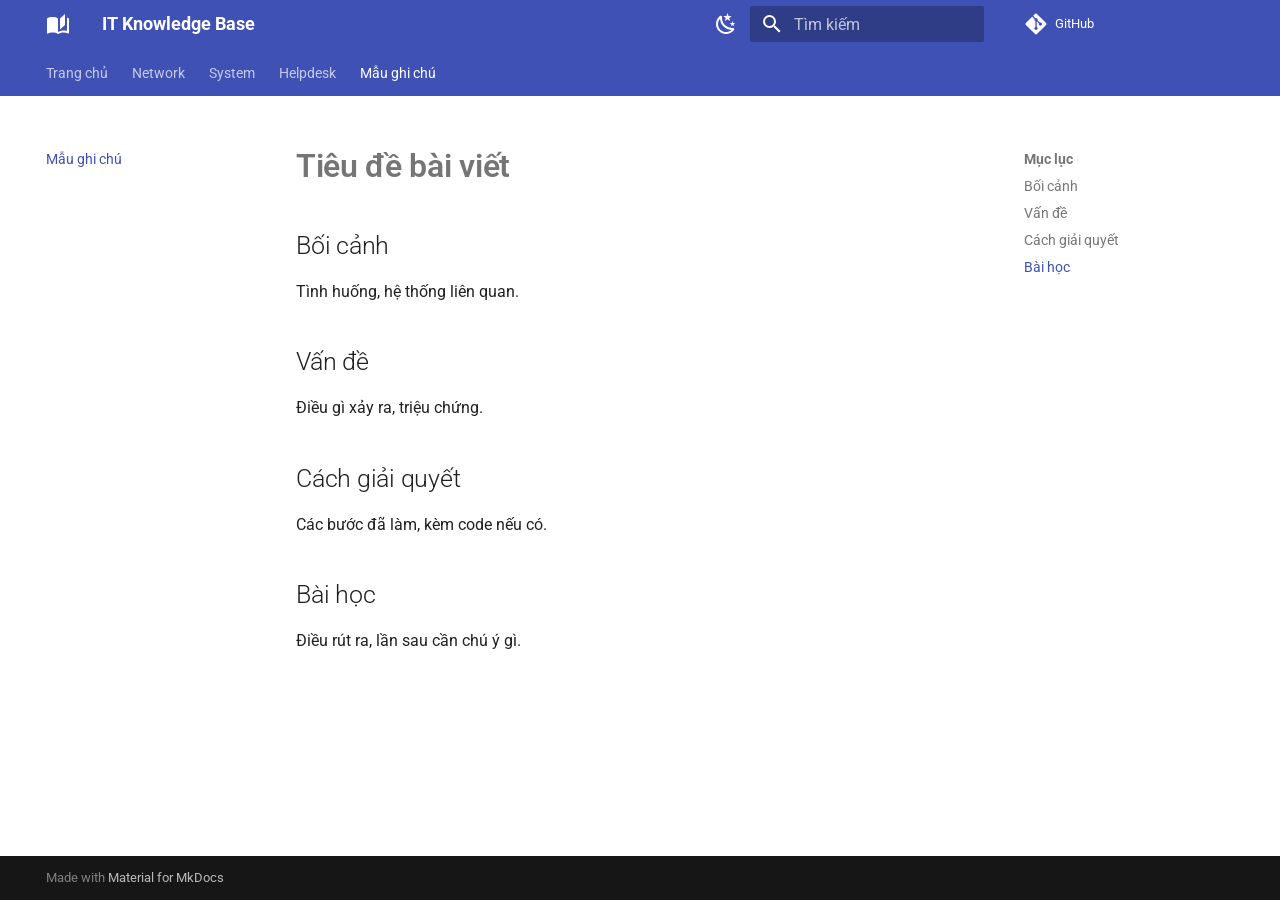
<file: template/index.html>
<!doctype html>
<html lang="vi" class="no-js">
  <head>
    
      <meta charset="utf-8">
      <meta name="viewport" content="width=device-width,initial-scale=1">
      
        <meta name="description" content="Tổng hợp kiến thức Network, System, Helpdesk">
      
      
      
        <link rel="canonical" href="https://hiencrab.github.io/knowledge-base/template/">
      
      
        <link rel="prev" href="../helpdesk/common-issues/">
      
      
      
        
      
      
      <link rel="icon" href="../assets/images/favicon.png">
      <meta name="generator" content="mkdocs-1.6.1, mkdocs-material-9.8.1">
    
    
      
        <title>Mẫu ghi chú - IT Knowledge Base</title>
      
    
    
      <link rel="stylesheet" href="../assets/stylesheets/main.57a0d79d.min.css">
      
        
        <link rel="stylesheet" href="../assets/stylesheets/palette.fb2fffe2.min.css">
      
      


    
    
      
    
    
      
        
        
        <link rel="preconnect" href="https://fonts.gstatic.com" crossorigin>
        <link rel="stylesheet" href="https://fonts.googleapis.com/css?family=Roboto:300,300i,400,400i,700,700i%7CRoboto+Mono:400,400i,700,700i&display=fallback">
        <style>:root{--md-text-font:"Roboto";--md-code-font:"Roboto Mono"}</style>
      
    
    
      <link rel="stylesheet" href="../stylesheets/extra.css">
    
    <script>__md_scope=new URL("..",location),__md_hash=e=>[...e].reduce(((e,_)=>(e<<5)-e+_.charCodeAt(0)),0),__md_get=(e,_=localStorage,t=__md_scope)=>JSON.parse(_.getItem(t.pathname+"."+e)),__md_set=(e,_,t=localStorage,a=__md_scope)=>{try{t.setItem(a.pathname+"."+e,JSON.stringify(_))}catch(e){}}</script>
    
      

    
    
  </head>
  
  
    
    
      
    
    
    
    
    <body dir="ltr" data-md-color-scheme="default" data-md-color-primary="indigo" data-md-color-accent="indigo">
  
    
    <input class="md-toggle" data-md-toggle="drawer" type="checkbox" id="__drawer" autocomplete="off">
    <input class="md-toggle" data-md-toggle="search" type="checkbox" id="__search" autocomplete="off">
    <label class="md-overlay" for="__drawer"></label>
    <div data-md-component="skip">
      
        
        <a href="#tieu-e-bai-viet" class="md-skip">
          Bỏ qua
        </a>
      
    </div>
    <div data-md-component="announce">
      
    </div>
    
    
      

<header class="md-header" data-md-component="header">
  <nav class="md-header__inner md-grid" aria-label="Đầu trang">
    <a href=".." title="IT Knowledge Base" class="md-header__button md-logo" aria-label="IT Knowledge Base" data-md-component="logo">
      
  
  <svg xmlns="http://www.w3.org/2000/svg" viewBox="0 0 24 24"><path d="m19 2-5 4.5v11l5-4.5zM6.5 5C4.55 5 2.45 5.4 1 6.5v14.66c0 .25.25.5.5.5.1 0 .15-.07.25-.07 1.35-.65 3.3-1.09 4.75-1.09 1.95 0 4.05.4 5.5 1.5 1.35-.85 3.8-1.5 5.5-1.5 1.65 0 3.35.31 4.75 1.06.1.05.15.03.25.03.25 0 .5-.25.5-.5V6.5c-.6-.45-1.25-.75-2-1V19c-1.1-.35-2.3-.5-3.5-.5-1.7 0-4.15.65-5.5 1.5V6.5C10.55 5.4 8.45 5 6.5 5"/></svg>

    </a>
    <label class="md-header__button md-icon" for="__drawer">
      
      <svg xmlns="http://www.w3.org/2000/svg" viewBox="0 0 24 24"><path d="M3 6h18v2H3zm0 5h18v2H3zm0 5h18v2H3z"/></svg>
    </label>
    <div class="md-header__title" data-md-component="header-title">
      <div class="md-header__ellipsis">
        <div class="md-header__topic">
          <span class="md-ellipsis">
            IT Knowledge Base
          </span>
        </div>
        <div class="md-header__topic" data-md-component="header-topic">
          <span class="md-ellipsis">
            
              Mẫu ghi chú
            
          </span>
        </div>
      </div>
    </div>
    
      
        <form class="md-header__option" data-md-component="palette">
  
    
    
    
    <input class="md-option" data-md-color-media="(prefers-color-scheme: light)" data-md-color-scheme="default" data-md-color-primary="indigo" data-md-color-accent="indigo"  aria-label="Chuyển sang chế độ tối"  type="radio" name="__palette" id="__palette_0">
    
      <label class="md-header__button md-icon" title="Chuyển sang chế độ tối" for="__palette_1" hidden>
        <svg xmlns="http://www.w3.org/2000/svg" viewBox="0 0 24 24"><path d="m17.75 4.09-2.53 1.94.91 3.06-2.63-1.81-2.63 1.81.91-3.06-2.53-1.94L12.44 4l1.06-3 1.06 3zm3.5 6.91-1.64 1.25.59 1.98-1.7-1.17-1.7 1.17.59-1.98L15.75 11l2.06-.05L18.5 9l.69 1.95zm-2.28 4.95c.83-.08 1.72 1.1 1.19 1.85-.32.45-.66.87-1.08 1.27C15.17 23 8.84 23 4.94 19.07c-3.91-3.9-3.91-10.24 0-14.14.4-.4.82-.76 1.27-1.08.75-.53 1.93.36 1.85 1.19-.27 2.86.69 5.83 2.89 8.02a9.96 9.96 0 0 0 8.02 2.89m-1.64 2.02a12.08 12.08 0 0 1-7.8-3.47c-2.17-2.19-3.33-5-3.49-7.82-2.81 3.14-2.7 7.96.31 10.98 3.02 3.01 7.84 3.12 10.98.31"/></svg>
      </label>
    
  
    
    
    
    <input class="md-option" data-md-color-media="(prefers-color-scheme: dark)" data-md-color-scheme="slate" data-md-color-primary="indigo" data-md-color-accent="indigo"  aria-label="Chuyển sang chế độ sáng"  type="radio" name="__palette" id="__palette_1">
    
      <label class="md-header__button md-icon" title="Chuyển sang chế độ sáng" for="__palette_0" hidden>
        <svg xmlns="http://www.w3.org/2000/svg" viewBox="0 0 24 24"><path d="M12 7a5 5 0 0 1 5 5 5 5 0 0 1-5 5 5 5 0 0 1-5-5 5 5 0 0 1 5-5m0 2a3 3 0 0 0-3 3 3 3 0 0 0 3 3 3 3 0 0 0 3-3 3 3 0 0 0-3-3m0-7 2.39 3.42C13.65 5.15 12.84 5 12 5s-1.65.15-2.39.42zM3.34 7l4.16-.35A7.2 7.2 0 0 0 5.94 8.5c-.44.74-.69 1.5-.83 2.29zm.02 10 1.76-3.77a7.131 7.131 0 0 0 2.38 4.14zM20.65 7l-1.77 3.79a7.02 7.02 0 0 0-2.38-4.15zm-.01 10-4.14.36c.59-.51 1.12-1.14 1.54-1.86.42-.73.69-1.5.83-2.29zM12 22l-2.41-3.44c.74.27 1.55.44 2.41.44.82 0 1.63-.17 2.37-.44z"/></svg>
      </label>
    
  
</form>
      
    
    
      <script>var palette=__md_get("__palette");if(palette&&palette.color){if("(prefers-color-scheme)"===palette.color.media){var media=matchMedia("(prefers-color-scheme: light)"),input=document.querySelector(media.matches?"[data-md-color-media='(prefers-color-scheme: light)']":"[data-md-color-media='(prefers-color-scheme: dark)']");palette.color.media=input.getAttribute("data-md-color-media"),palette.color.scheme=input.getAttribute("data-md-color-scheme"),palette.color.primary=input.getAttribute("data-md-color-primary"),palette.color.accent=input.getAttribute("data-md-color-accent")}for(var[key,value]of Object.entries(palette.color))document.body.setAttribute("data-md-color-"+key,value)}</script>
    
    
    
      
      
        <label class="md-header__button md-icon" for="__search">
          
          <svg xmlns="http://www.w3.org/2000/svg" viewBox="0 0 24 24"><path d="M9.5 3A6.5 6.5 0 0 1 16 9.5c0 1.61-.59 3.09-1.56 4.23l.27.27h.79l5 5-1.5 1.5-5-5v-.79l-.27-.27A6.52 6.52 0 0 1 9.5 16 6.5 6.5 0 0 1 3 9.5 6.5 6.5 0 0 1 9.5 3m0 2C7 5 5 7 5 9.5S7 14 9.5 14 14 12 14 9.5 12 5 9.5 5"/></svg>
        </label>
        <div class="md-search" data-md-component="search" role="dialog">
  <label class="md-search__overlay" for="__search"></label>
  <div class="md-search__inner" role="search">
    <form class="md-search__form" name="search">
      <input type="text" class="md-search__input" name="query" aria-label="Tìm kiếm" placeholder="Tìm kiếm" autocapitalize="off" autocorrect="off" autocomplete="off" spellcheck="false" data-md-component="search-query" required>
      <label class="md-search__icon md-icon" for="__search">
        
        <svg xmlns="http://www.w3.org/2000/svg" viewBox="0 0 24 24"><path d="M9.5 3A6.5 6.5 0 0 1 16 9.5c0 1.61-.59 3.09-1.56 4.23l.27.27h.79l5 5-1.5 1.5-5-5v-.79l-.27-.27A6.52 6.52 0 0 1 9.5 16 6.5 6.5 0 0 1 3 9.5 6.5 6.5 0 0 1 9.5 3m0 2C7 5 5 7 5 9.5S7 14 9.5 14 14 12 14 9.5 12 5 9.5 5"/></svg>
        
        <svg xmlns="http://www.w3.org/2000/svg" viewBox="0 0 24 24"><path d="M20 11v2H8l5.5 5.5-1.42 1.42L4.16 12l7.92-7.92L13.5 5.5 8 11z"/></svg>
      </label>
      <nav class="md-search__options" aria-label="Tìm kiếm">
        
        <button type="reset" class="md-search__icon md-icon" title="Xoá" aria-label="Xoá" tabindex="-1">
          
          <svg xmlns="http://www.w3.org/2000/svg" viewBox="0 0 24 24"><path d="M19 6.41 17.59 5 12 10.59 6.41 5 5 6.41 10.59 12 5 17.59 6.41 19 12 13.41 17.59 19 19 17.59 13.41 12z"/></svg>
        </button>
      </nav>
      
        <div class="md-search__suggest" data-md-component="search-suggest"></div>
      
    </form>
    <div class="md-search__output">
      <div class="md-search__scrollwrap" tabindex="0" data-md-scrollfix>
        <div class="md-search-result" data-md-component="search-result">
          <div class="md-search-result__meta">
            Initializing search
          </div>
          <ol class="md-search-result__list" role="presentation"></ol>
        </div>
      </div>
    </div>
  </div>
</div>
      
    
    
      <div class="md-header__source">
        <a href="https://github.com/hiencrab/knowledge-base" title="Xem mã nguồn" class="md-source" data-md-component="source">
  <div class="md-source__icon md-icon">
    
    <svg xmlns="http://www.w3.org/2000/svg" viewBox="0 0 448 512"><!--! Font Awesome Free 7.1.0 by @fontawesome - https://fontawesome.com License - https://fontawesome.com/license/free (Icons: CC BY 4.0, Fonts: SIL OFL 1.1, Code: MIT License) Copyright 2025 Fonticons, Inc.--><path d="M439.6 236.1 244 40.5c-5.4-5.5-12.8-8.5-20.4-8.5s-15 3-20.4 8.4L162.5 81l51.5 51.5c27.1-9.1 52.7 16.8 43.4 43.7l49.7 49.7c34.2-11.8 61.2 31 35.5 56.7-26.5 26.5-70.2-2.9-56-37.3L240.3 199v121.9c25.3 12.5 22.3 41.8 9.1 55-6.4 6.4-15.2 10.1-24.3 10.1s-17.8-3.6-24.3-10.1c-17.6-17.6-11.1-46.9 11.2-56v-123c-20.8-8.5-24.6-30.7-18.6-45L142.6 101 8.5 235.1C3 240.6 0 247.9 0 255.5s3 15 8.5 20.4l195.6 195.7c5.4 5.4 12.7 8.4 20.4 8.4s15-3 20.4-8.4l194.7-194.7c5.4-5.4 8.4-12.8 8.4-20.4s-3-15-8.4-20.4"/></svg>
  </div>
  <div class="md-source__repository">
    GitHub
  </div>
</a>
      </div>
    
  </nav>
  
</header>
    
    <div class="md-container" data-md-component="container">
      
      
        
          
            
<nav class="md-tabs" aria-label="Tabs" data-md-component="tabs">
  <div class="md-grid">
    <ul class="md-tabs__list">
      
        
  
  
  
  
    <li class="md-tabs__item">
      <a href=".." class="md-tabs__link">
        
  
  
    
  
  Trang chủ

      </a>
    </li>
  

      
        
  
  
  
  
    
    
      <li class="md-tabs__item">
        <a href="../network/" class="md-tabs__link">
          
  
  
  Network

        </a>
      </li>
    
  

      
        
  
  
  
  
    
    
      <li class="md-tabs__item">
        <a href="../system/" class="md-tabs__link">
          
  
  
  System

        </a>
      </li>
    
  

      
        
  
  
  
  
    
    
      <li class="md-tabs__item">
        <a href="../helpdesk/" class="md-tabs__link">
          
  
  
  Helpdesk

        </a>
      </li>
    
  

      
        
  
  
  
    
  
  
    <li class="md-tabs__item md-tabs__item--active">
      <a href="./" class="md-tabs__link">
        
  
  
    
  
  Mẫu ghi chú

      </a>
    </li>
  

      
    </ul>
  </div>
</nav>
          
        
      
      <main class="md-main" data-md-component="main">
        <div class="md-main__inner md-grid">
          
            
              
              <div class="md-sidebar md-sidebar--primary" data-md-component="sidebar" data-md-type="navigation" >
                <div class="md-sidebar__scrollwrap">
                  <div class="md-sidebar__inner">
                    


  


<nav class="md-nav md-nav--primary md-nav--lifted" aria-label="Thanh điều hướng" data-md-level="0">
  <label class="md-nav__title" for="__drawer">
    <a href=".." title="IT Knowledge Base" class="md-nav__button md-logo" aria-label="IT Knowledge Base" data-md-component="logo">
      
  
  <svg xmlns="http://www.w3.org/2000/svg" viewBox="0 0 24 24"><path d="m19 2-5 4.5v11l5-4.5zM6.5 5C4.55 5 2.45 5.4 1 6.5v14.66c0 .25.25.5.5.5.1 0 .15-.07.25-.07 1.35-.65 3.3-1.09 4.75-1.09 1.95 0 4.05.4 5.5 1.5 1.35-.85 3.8-1.5 5.5-1.5 1.65 0 3.35.31 4.75 1.06.1.05.15.03.25.03.25 0 .5-.25.5-.5V6.5c-.6-.45-1.25-.75-2-1V19c-1.1-.35-2.3-.5-3.5-.5-1.7 0-4.15.65-5.5 1.5V6.5C10.55 5.4 8.45 5 6.5 5"/></svg>

    </a>
    IT Knowledge Base
  </label>
  
    <div class="md-nav__source">
      <a href="https://github.com/hiencrab/knowledge-base" title="Xem mã nguồn" class="md-source" data-md-component="source">
  <div class="md-source__icon md-icon">
    
    <svg xmlns="http://www.w3.org/2000/svg" viewBox="0 0 448 512"><!--! Font Awesome Free 7.1.0 by @fontawesome - https://fontawesome.com License - https://fontawesome.com/license/free (Icons: CC BY 4.0, Fonts: SIL OFL 1.1, Code: MIT License) Copyright 2025 Fonticons, Inc.--><path d="M439.6 236.1 244 40.5c-5.4-5.5-12.8-8.5-20.4-8.5s-15 3-20.4 8.4L162.5 81l51.5 51.5c27.1-9.1 52.7 16.8 43.4 43.7l49.7 49.7c34.2-11.8 61.2 31 35.5 56.7-26.5 26.5-70.2-2.9-56-37.3L240.3 199v121.9c25.3 12.5 22.3 41.8 9.1 55-6.4 6.4-15.2 10.1-24.3 10.1s-17.8-3.6-24.3-10.1c-17.6-17.6-11.1-46.9 11.2-56v-123c-20.8-8.5-24.6-30.7-18.6-45L142.6 101 8.5 235.1C3 240.6 0 247.9 0 255.5s3 15 8.5 20.4l195.6 195.7c5.4 5.4 12.7 8.4 20.4 8.4s15-3 20.4-8.4l194.7-194.7c5.4-5.4 8.4-12.8 8.4-20.4s-3-15-8.4-20.4"/></svg>
  </div>
  <div class="md-source__repository">
    GitHub
  </div>
</a>
    </div>
  
  <ul class="md-nav__list" data-md-scrollfix>
    
      
      
  
  
  
  
    <li class="md-nav__item">
      <a href=".." class="md-nav__link">
        
  
  
  <span class="md-ellipsis">
    
  
    Trang chủ
  

    
  </span>
  
  

      </a>
    </li>
  

    
      
      
  
  
  
  
    
    
    
    
      
      
        
      
    
    
    <li class="md-nav__item md-nav__item--nested">
      
        
        
        <input class="md-nav__toggle md-toggle " type="checkbox" id="__nav_2" >
        
          
          <label class="md-nav__link" for="__nav_2" id="__nav_2_label" tabindex="0">
            
  
  
  <span class="md-ellipsis">
    
  
    Network
  

    
  </span>
  
  

            <span class="md-nav__icon md-icon"></span>
          </label>
        
        <nav class="md-nav" data-md-level="1" aria-labelledby="__nav_2_label" aria-expanded="false">
          <label class="md-nav__title" for="__nav_2">
            <span class="md-nav__icon md-icon"></span>
            
  
    Network
  

          </label>
          <ul class="md-nav__list" data-md-scrollfix>
            
              
                
  
  
  
  
    <li class="md-nav__item">
      <a href="../network/" class="md-nav__link">
        
  
  
  <span class="md-ellipsis">
    
  
    Network
  

    
  </span>
  
  

      </a>
    </li>
  

              
            
              
                
  
  
  
  
    <li class="md-nav__item">
      <a href="../network/osi-tcpip/" class="md-nav__link">
        
  
  
  <span class="md-ellipsis">
    
  
    Mô hình OSI và TCP/IP
  

    
  </span>
  
  

      </a>
    </li>
  

              
            
              
                
  
  
  
  
    <li class="md-nav__item">
      <a href="../network/subnetting/" class="md-nav__link">
        
  
  
  <span class="md-ellipsis">
    
  
    Chia subnet
  

    
  </span>
  
  

      </a>
    </li>
  

              
            
              
                
  
  
  
  
    <li class="md-nav__item">
      <a href="../network/troubleshooting/" class="md-nav__link">
        
  
  
  <span class="md-ellipsis">
    
  
    Xử lý sự cố mạng
  

    
  </span>
  
  

      </a>
    </li>
  

              
            
          </ul>
        </nav>
      
    </li>
  

    
      
      
  
  
  
  
    
    
    
    
      
      
        
      
    
    
    <li class="md-nav__item md-nav__item--nested">
      
        
        
        <input class="md-nav__toggle md-toggle " type="checkbox" id="__nav_3" >
        
          
          <label class="md-nav__link" for="__nav_3" id="__nav_3_label" tabindex="0">
            
  
  
  <span class="md-ellipsis">
    
  
    System
  

    
  </span>
  
  

            <span class="md-nav__icon md-icon"></span>
          </label>
        
        <nav class="md-nav" data-md-level="1" aria-labelledby="__nav_3_label" aria-expanded="false">
          <label class="md-nav__title" for="__nav_3">
            <span class="md-nav__icon md-icon"></span>
            
  
    System
  

          </label>
          <ul class="md-nav__list" data-md-scrollfix>
            
              
                
  
  
  
  
    <li class="md-nav__item">
      <a href="../system/" class="md-nav__link">
        
  
  
  <span class="md-ellipsis">
    
  
    System
  

    
  </span>
  
  

      </a>
    </li>
  

              
            
              
                
  
  
  
  
    <li class="md-nav__item">
      <a href="../system/linux-commands/" class="md-nav__link">
        
  
  
  <span class="md-ellipsis">
    
  
    Lệnh Linux thường dùng
  

    
  </span>
  
  

      </a>
    </li>
  

              
            
              
                
  
  
  
  
    <li class="md-nav__item">
      <a href="../system/windows-ad/" class="md-nav__link">
        
  
  
  <span class="md-ellipsis">
    
  
    Windows và Active Directory
  

    
  </span>
  
  

      </a>
    </li>
  

              
            
              
                
  
  
  
  
    <li class="md-nav__item">
      <a href="../system/backup/" class="md-nav__link">
        
  
  
  <span class="md-ellipsis">
    
  
    Sao lưu và khôi phục
  

    
  </span>
  
  

      </a>
    </li>
  

              
            
          </ul>
        </nav>
      
    </li>
  

    
      
      
  
  
  
  
    
    
    
    
      
      
        
      
    
    
    <li class="md-nav__item md-nav__item--nested">
      
        
        
        <input class="md-nav__toggle md-toggle " type="checkbox" id="__nav_4" >
        
          
          <label class="md-nav__link" for="__nav_4" id="__nav_4_label" tabindex="0">
            
  
  
  <span class="md-ellipsis">
    
  
    Helpdesk
  

    
  </span>
  
  

            <span class="md-nav__icon md-icon"></span>
          </label>
        
        <nav class="md-nav" data-md-level="1" aria-labelledby="__nav_4_label" aria-expanded="false">
          <label class="md-nav__title" for="__nav_4">
            <span class="md-nav__icon md-icon"></span>
            
  
    Helpdesk
  

          </label>
          <ul class="md-nav__list" data-md-scrollfix>
            
              
                
  
  
  
  
    <li class="md-nav__item">
      <a href="../helpdesk/" class="md-nav__link">
        
  
  
  <span class="md-ellipsis">
    
  
    Helpdesk
  

    
  </span>
  
  

      </a>
    </li>
  

              
            
              
                
  
  
  
  
    <li class="md-nav__item">
      <a href="../helpdesk/ticket-process/" class="md-nav__link">
        
  
  
  <span class="md-ellipsis">
    
  
    Quy trình xử lý ticket
  

    
  </span>
  
  

      </a>
    </li>
  

              
            
              
                
  
  
  
  
    <li class="md-nav__item">
      <a href="../helpdesk/common-issues/" class="md-nav__link">
        
  
  
  <span class="md-ellipsis">
    
  
    Checklist sự cố thường gặp
  

    
  </span>
  
  

      </a>
    </li>
  

              
            
          </ul>
        </nav>
      
    </li>
  

    
      
      
  
  
    
  
  
  
    <li class="md-nav__item md-nav__item--active">
      
      <input class="md-nav__toggle md-toggle" type="checkbox" id="__toc">
      
      
        
      
      
        <label class="md-nav__link md-nav__link--active" for="__toc">
          
  
  
  <span class="md-ellipsis">
    
  
    Mẫu ghi chú
  

    
  </span>
  
  

          <span class="md-nav__icon md-icon"></span>
        </label>
      
      <a href="./" class="md-nav__link md-nav__link--active">
        
  
  
  <span class="md-ellipsis">
    
  
    Mẫu ghi chú
  

    
  </span>
  
  

      </a>
      
        

<nav class="md-nav md-nav--secondary" aria-label="Mục lục">
  
  
  
    
  
  
    <label class="md-nav__title" for="__toc">
      <span class="md-nav__icon md-icon"></span>
      Mục lục
    </label>
    <ul class="md-nav__list" data-md-component="toc" data-md-scrollfix>
      
        <li class="md-nav__item">
  <a href="#boi-canh" class="md-nav__link">
    <span class="md-ellipsis">
      
        Bối cảnh
      
    </span>
  </a>
  
</li>
      
        <li class="md-nav__item">
  <a href="#van-e" class="md-nav__link">
    <span class="md-ellipsis">
      
        Vấn đề
      
    </span>
  </a>
  
</li>
      
        <li class="md-nav__item">
  <a href="#cach-giai-quyet" class="md-nav__link">
    <span class="md-ellipsis">
      
        Cách giải quyết
      
    </span>
  </a>
  
</li>
      
        <li class="md-nav__item">
  <a href="#bai-hoc" class="md-nav__link">
    <span class="md-ellipsis">
      
        Bài học
      
    </span>
  </a>
  
</li>
      
    </ul>
  
</nav>
      
    </li>
  

    
  </ul>
</nav>
                  </div>
                </div>
              </div>
            
            
              
              <div class="md-sidebar md-sidebar--secondary" data-md-component="sidebar" data-md-type="toc" >
                <div class="md-sidebar__scrollwrap">
                  <div class="md-sidebar__inner">
                    

<nav class="md-nav md-nav--secondary" aria-label="Mục lục">
  
  
  
    
  
  
    <label class="md-nav__title" for="__toc">
      <span class="md-nav__icon md-icon"></span>
      Mục lục
    </label>
    <ul class="md-nav__list" data-md-component="toc" data-md-scrollfix>
      
        <li class="md-nav__item">
  <a href="#boi-canh" class="md-nav__link">
    <span class="md-ellipsis">
      
        Bối cảnh
      
    </span>
  </a>
  
</li>
      
        <li class="md-nav__item">
  <a href="#van-e" class="md-nav__link">
    <span class="md-ellipsis">
      
        Vấn đề
      
    </span>
  </a>
  
</li>
      
        <li class="md-nav__item">
  <a href="#cach-giai-quyet" class="md-nav__link">
    <span class="md-ellipsis">
      
        Cách giải quyết
      
    </span>
  </a>
  
</li>
      
        <li class="md-nav__item">
  <a href="#bai-hoc" class="md-nav__link">
    <span class="md-ellipsis">
      
        Bài học
      
    </span>
  </a>
  
</li>
      
    </ul>
  
</nav>
                  </div>
                </div>
              </div>
            
          
          
            <div class="md-content" data-md-component="content">
              
              <article class="md-content__inner md-typeset">
                
                  


  
  


<h1 id="tieu-e-bai-viet">Tiêu đề bài viết<a class="headerlink" href="#tieu-e-bai-viet" title="Permanent link">&para;</a></h1>
<h2 id="boi-canh">Bối cảnh<a class="headerlink" href="#boi-canh" title="Permanent link">&para;</a></h2>
<p>Tình huống, hệ thống liên quan.</p>
<h2 id="van-e">Vấn đề<a class="headerlink" href="#van-e" title="Permanent link">&para;</a></h2>
<p>Điều gì xảy ra, triệu chứng.</p>
<h2 id="cach-giai-quyet">Cách giải quyết<a class="headerlink" href="#cach-giai-quyet" title="Permanent link">&para;</a></h2>
<p>Các bước đã làm, kèm code nếu có.</p>
<h2 id="bai-hoc">Bài học<a class="headerlink" href="#bai-hoc" title="Permanent link">&para;</a></h2>
<p>Điều rút ra, lần sau cần chú ý gì.</p>












                
              </article>
            </div>
          
          
  <script>var tabs=__md_get("__tabs");if(Array.isArray(tabs))e:for(var set of document.querySelectorAll(".tabbed-set")){var labels=set.querySelector(".tabbed-labels");for(var tab of tabs)for(var label of labels.getElementsByTagName("label"))if(label.innerText.trim()===tab){var input=document.getElementById(label.htmlFor);input.checked=!0;continue e}}</script>

<script>var target=document.getElementById(location.hash.slice(1));target&&target.name&&(target.checked=target.name.startsWith("__tabbed_"))</script>
        </div>
        
          <button type="button" class="md-top md-icon" data-md-component="top" hidden>
  
  <svg xmlns="http://www.w3.org/2000/svg" viewBox="0 0 24 24"><path d="M13 20h-2V8l-5.5 5.5-1.42-1.42L12 4.16l7.92 7.92-1.42 1.42L13 8z"/></svg>
  Trở lại mục lục
</button>
        
      </main>
      
        <footer class="md-footer">
  
  <div class="md-footer-meta md-typeset">
    <div class="md-footer-meta__inner md-grid">
      <div class="md-copyright">
  
  
    Made with
    <a href="https://squidfunk.github.io/mkdocs-material/" target="_blank" rel="noopener">
      Material for MkDocs
    </a>
  
</div>
      
    </div>
  </div>
</footer>
      
    </div>
    <div class="md-dialog" data-md-component="dialog">
      <div class="md-dialog__inner md-typeset"></div>
    </div>
    
    
    
      
      
      <script id="__config" type="application/json">{"annotate": null, "base": "..", "features": ["navigation.tabs", "navigation.sections", "navigation.top", "search.suggest", "search.highlight", "content.code.copy", "content.tabs.link"], "search": "../assets/javascripts/workers/search.a7633da7.min.js", "tags": null, "translations": {"clipboard.copied": "\u0110\u00e3 sao ch\u00e9p", "clipboard.copy": "Sao ch\u00e9p v\u00e0o b\u1ed9 nh\u1edb t\u1ea1m", "search.result.more.one": "1 t\u1eeb kh\u00e1c trong trang", "search.result.more.other": "# t\u1eeb kh\u00e1c trong trang", "search.result.none": "Kh\u00f4ng t\u00ecm th\u1ea5y t\u00e0i li\u1ec7u li\u00ean quan", "search.result.one": "1 t\u00e0i li\u1ec7u li\u00ean quan", "search.result.other": "# t\u00e0i li\u1ec7u li\u00ean quan", "search.result.placeholder": "Nh\u1eadp \u0111\u1ec3 b\u1eaft \u0111\u1ea7u t\u00ecm ki\u1ebfm", "search.result.term.missing": "Kh\u00f4ng", "select.version": "Ch\u1ecdn phi\u00ean b\u1ea3n"}, "version": null}</script>
    
    
      <script src="../assets/javascripts/bundle.a5f9d56c.min.js"></script>
      
    
  </body>
</html>
</file>
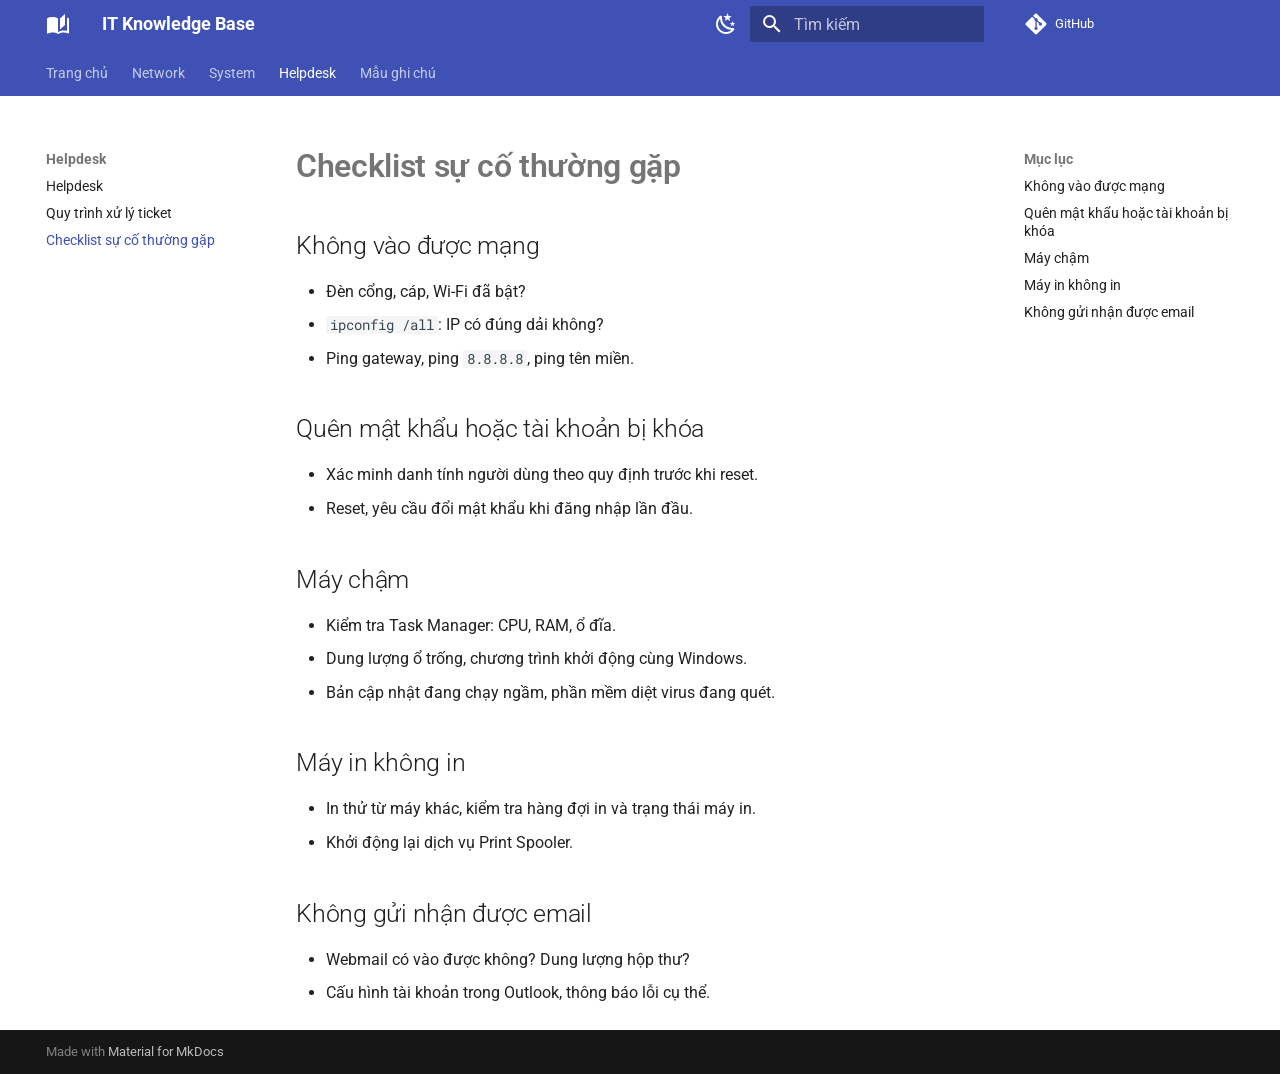
<file: helpdesk/common-issues/index.html>
<!doctype html>
<html lang="vi" class="no-js">
  <head>
    
      <meta charset="utf-8">
      <meta name="viewport" content="width=device-width,initial-scale=1">
      
        <meta name="description" content="Tổng hợp kiến thức Network, System, Helpdesk">
      
      
      
        <link rel="canonical" href="https://hiencrab.github.io/knowledge-base/helpdesk/common-issues/">
      
      
        <link rel="prev" href="../ticket-process/">
      
      
        <link rel="next" href="../../template/">
      
      
        
      
      
      <link rel="icon" href="../../assets/images/favicon.png">
      <meta name="generator" content="mkdocs-1.6.1, mkdocs-material-9.8.1">
    
    
      
        <title>Checklist sự cố thường gặp - IT Knowledge Base</title>
      
    
    
      <link rel="stylesheet" href="../../assets/stylesheets/main.57a0d79d.min.css">
      
        
        <link rel="stylesheet" href="../../assets/stylesheets/palette.fb2fffe2.min.css">
      
      


    
    
      
    
    
      
        
        
        <link rel="preconnect" href="https://fonts.gstatic.com" crossorigin>
        <link rel="stylesheet" href="https://fonts.googleapis.com/css?family=Roboto:300,300i,400,400i,700,700i%7CRoboto+Mono:400,400i,700,700i&display=fallback">
        <style>:root{--md-text-font:"Roboto";--md-code-font:"Roboto Mono"}</style>
      
    
    
      <link rel="stylesheet" href="../../stylesheets/extra.css">
    
    <script>__md_scope=new URL("../..",location),__md_hash=e=>[...e].reduce(((e,_)=>(e<<5)-e+_.charCodeAt(0)),0),__md_get=(e,_=localStorage,t=__md_scope)=>JSON.parse(_.getItem(t.pathname+"."+e)),__md_set=(e,_,t=localStorage,a=__md_scope)=>{try{t.setItem(a.pathname+"."+e,JSON.stringify(_))}catch(e){}}</script>
    
      

    
    
  </head>
  
  
    
    
      
    
    
    
    
    <body dir="ltr" data-md-color-scheme="default" data-md-color-primary="indigo" data-md-color-accent="indigo">
  
    
    <input class="md-toggle" data-md-toggle="drawer" type="checkbox" id="__drawer" autocomplete="off">
    <input class="md-toggle" data-md-toggle="search" type="checkbox" id="__search" autocomplete="off">
    <label class="md-overlay" for="__drawer"></label>
    <div data-md-component="skip">
      
        
        <a href="#checklist-su-co-thuong-gap" class="md-skip">
          Bỏ qua
        </a>
      
    </div>
    <div data-md-component="announce">
      
    </div>
    
    
      

<header class="md-header" data-md-component="header">
  <nav class="md-header__inner md-grid" aria-label="Đầu trang">
    <a href="../.." title="IT Knowledge Base" class="md-header__button md-logo" aria-label="IT Knowledge Base" data-md-component="logo">
      
  
  <svg xmlns="http://www.w3.org/2000/svg" viewBox="0 0 24 24"><path d="m19 2-5 4.5v11l5-4.5zM6.5 5C4.55 5 2.45 5.4 1 6.5v14.66c0 .25.25.5.5.5.1 0 .15-.07.25-.07 1.35-.65 3.3-1.09 4.75-1.09 1.95 0 4.05.4 5.5 1.5 1.35-.85 3.8-1.5 5.5-1.5 1.65 0 3.35.31 4.75 1.06.1.05.15.03.25.03.25 0 .5-.25.5-.5V6.5c-.6-.45-1.25-.75-2-1V19c-1.1-.35-2.3-.5-3.5-.5-1.7 0-4.15.65-5.5 1.5V6.5C10.55 5.4 8.45 5 6.5 5"/></svg>

    </a>
    <label class="md-header__button md-icon" for="__drawer">
      
      <svg xmlns="http://www.w3.org/2000/svg" viewBox="0 0 24 24"><path d="M3 6h18v2H3zm0 5h18v2H3zm0 5h18v2H3z"/></svg>
    </label>
    <div class="md-header__title" data-md-component="header-title">
      <div class="md-header__ellipsis">
        <div class="md-header__topic">
          <span class="md-ellipsis">
            IT Knowledge Base
          </span>
        </div>
        <div class="md-header__topic" data-md-component="header-topic">
          <span class="md-ellipsis">
            
              Checklist sự cố thường gặp
            
          </span>
        </div>
      </div>
    </div>
    
      
        <form class="md-header__option" data-md-component="palette">
  
    
    
    
    <input class="md-option" data-md-color-media="(prefers-color-scheme: light)" data-md-color-scheme="default" data-md-color-primary="indigo" data-md-color-accent="indigo"  aria-label="Chuyển sang chế độ tối"  type="radio" name="__palette" id="__palette_0">
    
      <label class="md-header__button md-icon" title="Chuyển sang chế độ tối" for="__palette_1" hidden>
        <svg xmlns="http://www.w3.org/2000/svg" viewBox="0 0 24 24"><path d="m17.75 4.09-2.53 1.94.91 3.06-2.63-1.81-2.63 1.81.91-3.06-2.53-1.94L12.44 4l1.06-3 1.06 3zm3.5 6.91-1.64 1.25.59 1.98-1.7-1.17-1.7 1.17.59-1.98L15.75 11l2.06-.05L18.5 9l.69 1.95zm-2.28 4.95c.83-.08 1.72 1.1 1.19 1.85-.32.45-.66.87-1.08 1.27C15.17 23 8.84 23 4.94 19.07c-3.91-3.9-3.91-10.24 0-14.14.4-.4.82-.76 1.27-1.08.75-.53 1.93.36 1.85 1.19-.27 2.86.69 5.83 2.89 8.02a9.96 9.96 0 0 0 8.02 2.89m-1.64 2.02a12.08 12.08 0 0 1-7.8-3.47c-2.17-2.19-3.33-5-3.49-7.82-2.81 3.14-2.7 7.96.31 10.98 3.02 3.01 7.84 3.12 10.98.31"/></svg>
      </label>
    
  
    
    
    
    <input class="md-option" data-md-color-media="(prefers-color-scheme: dark)" data-md-color-scheme="slate" data-md-color-primary="indigo" data-md-color-accent="indigo"  aria-label="Chuyển sang chế độ sáng"  type="radio" name="__palette" id="__palette_1">
    
      <label class="md-header__button md-icon" title="Chuyển sang chế độ sáng" for="__palette_0" hidden>
        <svg xmlns="http://www.w3.org/2000/svg" viewBox="0 0 24 24"><path d="M12 7a5 5 0 0 1 5 5 5 5 0 0 1-5 5 5 5 0 0 1-5-5 5 5 0 0 1 5-5m0 2a3 3 0 0 0-3 3 3 3 0 0 0 3 3 3 3 0 0 0 3-3 3 3 0 0 0-3-3m0-7 2.39 3.42C13.65 5.15 12.84 5 12 5s-1.65.15-2.39.42zM3.34 7l4.16-.35A7.2 7.2 0 0 0 5.94 8.5c-.44.74-.69 1.5-.83 2.29zm.02 10 1.76-3.77a7.131 7.131 0 0 0 2.38 4.14zM20.65 7l-1.77 3.79a7.02 7.02 0 0 0-2.38-4.15zm-.01 10-4.14.36c.59-.51 1.12-1.14 1.54-1.86.42-.73.69-1.5.83-2.29zM12 22l-2.41-3.44c.74.27 1.55.44 2.41.44.82 0 1.63-.17 2.37-.44z"/></svg>
      </label>
    
  
</form>
      
    
    
      <script>var palette=__md_get("__palette");if(palette&&palette.color){if("(prefers-color-scheme)"===palette.color.media){var media=matchMedia("(prefers-color-scheme: light)"),input=document.querySelector(media.matches?"[data-md-color-media='(prefers-color-scheme: light)']":"[data-md-color-media='(prefers-color-scheme: dark)']");palette.color.media=input.getAttribute("data-md-color-media"),palette.color.scheme=input.getAttribute("data-md-color-scheme"),palette.color.primary=input.getAttribute("data-md-color-primary"),palette.color.accent=input.getAttribute("data-md-color-accent")}for(var[key,value]of Object.entries(palette.color))document.body.setAttribute("data-md-color-"+key,value)}</script>
    
    
    
      
      
        <label class="md-header__button md-icon" for="__search">
          
          <svg xmlns="http://www.w3.org/2000/svg" viewBox="0 0 24 24"><path d="M9.5 3A6.5 6.5 0 0 1 16 9.5c0 1.61-.59 3.09-1.56 4.23l.27.27h.79l5 5-1.5 1.5-5-5v-.79l-.27-.27A6.52 6.52 0 0 1 9.5 16 6.5 6.5 0 0 1 3 9.5 6.5 6.5 0 0 1 9.5 3m0 2C7 5 5 7 5 9.5S7 14 9.5 14 14 12 14 9.5 12 5 9.5 5"/></svg>
        </label>
        <div class="md-search" data-md-component="search" role="dialog">
  <label class="md-search__overlay" for="__search"></label>
  <div class="md-search__inner" role="search">
    <form class="md-search__form" name="search">
      <input type="text" class="md-search__input" name="query" aria-label="Tìm kiếm" placeholder="Tìm kiếm" autocapitalize="off" autocorrect="off" autocomplete="off" spellcheck="false" data-md-component="search-query" required>
      <label class="md-search__icon md-icon" for="__search">
        
        <svg xmlns="http://www.w3.org/2000/svg" viewBox="0 0 24 24"><path d="M9.5 3A6.5 6.5 0 0 1 16 9.5c0 1.61-.59 3.09-1.56 4.23l.27.27h.79l5 5-1.5 1.5-5-5v-.79l-.27-.27A6.52 6.52 0 0 1 9.5 16 6.5 6.5 0 0 1 3 9.5 6.5 6.5 0 0 1 9.5 3m0 2C7 5 5 7 5 9.5S7 14 9.5 14 14 12 14 9.5 12 5 9.5 5"/></svg>
        
        <svg xmlns="http://www.w3.org/2000/svg" viewBox="0 0 24 24"><path d="M20 11v2H8l5.5 5.5-1.42 1.42L4.16 12l7.92-7.92L13.5 5.5 8 11z"/></svg>
      </label>
      <nav class="md-search__options" aria-label="Tìm kiếm">
        
        <button type="reset" class="md-search__icon md-icon" title="Xoá" aria-label="Xoá" tabindex="-1">
          
          <svg xmlns="http://www.w3.org/2000/svg" viewBox="0 0 24 24"><path d="M19 6.41 17.59 5 12 10.59 6.41 5 5 6.41 10.59 12 5 17.59 6.41 19 12 13.41 17.59 19 19 17.59 13.41 12z"/></svg>
        </button>
      </nav>
      
        <div class="md-search__suggest" data-md-component="search-suggest"></div>
      
    </form>
    <div class="md-search__output">
      <div class="md-search__scrollwrap" tabindex="0" data-md-scrollfix>
        <div class="md-search-result" data-md-component="search-result">
          <div class="md-search-result__meta">
            Initializing search
          </div>
          <ol class="md-search-result__list" role="presentation"></ol>
        </div>
      </div>
    </div>
  </div>
</div>
      
    
    
      <div class="md-header__source">
        <a href="https://github.com/hiencrab/knowledge-base" title="Xem mã nguồn" class="md-source" data-md-component="source">
  <div class="md-source__icon md-icon">
    
    <svg xmlns="http://www.w3.org/2000/svg" viewBox="0 0 448 512"><!--! Font Awesome Free 7.1.0 by @fontawesome - https://fontawesome.com License - https://fontawesome.com/license/free (Icons: CC BY 4.0, Fonts: SIL OFL 1.1, Code: MIT License) Copyright 2025 Fonticons, Inc.--><path d="M439.6 236.1 244 40.5c-5.4-5.5-12.8-8.5-20.4-8.5s-15 3-20.4 8.4L162.5 81l51.5 51.5c27.1-9.1 52.7 16.8 43.4 43.7l49.7 49.7c34.2-11.8 61.2 31 35.5 56.7-26.5 26.5-70.2-2.9-56-37.3L240.3 199v121.9c25.3 12.5 22.3 41.8 9.1 55-6.4 6.4-15.2 10.1-24.3 10.1s-17.8-3.6-24.3-10.1c-17.6-17.6-11.1-46.9 11.2-56v-123c-20.8-8.5-24.6-30.7-18.6-45L142.6 101 8.5 235.1C3 240.6 0 247.9 0 255.5s3 15 8.5 20.4l195.6 195.7c5.4 5.4 12.7 8.4 20.4 8.4s15-3 20.4-8.4l194.7-194.7c5.4-5.4 8.4-12.8 8.4-20.4s-3-15-8.4-20.4"/></svg>
  </div>
  <div class="md-source__repository">
    GitHub
  </div>
</a>
      </div>
    
  </nav>
  
</header>
    
    <div class="md-container" data-md-component="container">
      
      
        
          
            
<nav class="md-tabs" aria-label="Tabs" data-md-component="tabs">
  <div class="md-grid">
    <ul class="md-tabs__list">
      
        
  
  
  
  
    <li class="md-tabs__item">
      <a href="../.." class="md-tabs__link">
        
  
  
    
  
  Trang chủ

      </a>
    </li>
  

      
        
  
  
  
  
    
    
      <li class="md-tabs__item">
        <a href="../../network/" class="md-tabs__link">
          
  
  
  Network

        </a>
      </li>
    
  

      
        
  
  
  
  
    
    
      <li class="md-tabs__item">
        <a href="../../system/" class="md-tabs__link">
          
  
  
  System

        </a>
      </li>
    
  

      
        
  
  
  
    
  
  
    
    
      <li class="md-tabs__item md-tabs__item--active">
        <a href="../" class="md-tabs__link">
          
  
  
  Helpdesk

        </a>
      </li>
    
  

      
        
  
  
  
  
    <li class="md-tabs__item">
      <a href="../../template/" class="md-tabs__link">
        
  
  
    
  
  Mẫu ghi chú

      </a>
    </li>
  

      
    </ul>
  </div>
</nav>
          
        
      
      <main class="md-main" data-md-component="main">
        <div class="md-main__inner md-grid">
          
            
              
              <div class="md-sidebar md-sidebar--primary" data-md-component="sidebar" data-md-type="navigation" >
                <div class="md-sidebar__scrollwrap">
                  <div class="md-sidebar__inner">
                    


  


<nav class="md-nav md-nav--primary md-nav--lifted" aria-label="Thanh điều hướng" data-md-level="0">
  <label class="md-nav__title" for="__drawer">
    <a href="../.." title="IT Knowledge Base" class="md-nav__button md-logo" aria-label="IT Knowledge Base" data-md-component="logo">
      
  
  <svg xmlns="http://www.w3.org/2000/svg" viewBox="0 0 24 24"><path d="m19 2-5 4.5v11l5-4.5zM6.5 5C4.55 5 2.45 5.4 1 6.5v14.66c0 .25.25.5.5.5.1 0 .15-.07.25-.07 1.35-.65 3.3-1.09 4.75-1.09 1.95 0 4.05.4 5.5 1.5 1.35-.85 3.8-1.5 5.5-1.5 1.65 0 3.35.31 4.75 1.06.1.05.15.03.25.03.25 0 .5-.25.5-.5V6.5c-.6-.45-1.25-.75-2-1V19c-1.1-.35-2.3-.5-3.5-.5-1.7 0-4.15.65-5.5 1.5V6.5C10.55 5.4 8.45 5 6.5 5"/></svg>

    </a>
    IT Knowledge Base
  </label>
  
    <div class="md-nav__source">
      <a href="https://github.com/hiencrab/knowledge-base" title="Xem mã nguồn" class="md-source" data-md-component="source">
  <div class="md-source__icon md-icon">
    
    <svg xmlns="http://www.w3.org/2000/svg" viewBox="0 0 448 512"><!--! Font Awesome Free 7.1.0 by @fontawesome - https://fontawesome.com License - https://fontawesome.com/license/free (Icons: CC BY 4.0, Fonts: SIL OFL 1.1, Code: MIT License) Copyright 2025 Fonticons, Inc.--><path d="M439.6 236.1 244 40.5c-5.4-5.5-12.8-8.5-20.4-8.5s-15 3-20.4 8.4L162.5 81l51.5 51.5c27.1-9.1 52.7 16.8 43.4 43.7l49.7 49.7c34.2-11.8 61.2 31 35.5 56.7-26.5 26.5-70.2-2.9-56-37.3L240.3 199v121.9c25.3 12.5 22.3 41.8 9.1 55-6.4 6.4-15.2 10.1-24.3 10.1s-17.8-3.6-24.3-10.1c-17.6-17.6-11.1-46.9 11.2-56v-123c-20.8-8.5-24.6-30.7-18.6-45L142.6 101 8.5 235.1C3 240.6 0 247.9 0 255.5s3 15 8.5 20.4l195.6 195.7c5.4 5.4 12.7 8.4 20.4 8.4s15-3 20.4-8.4l194.7-194.7c5.4-5.4 8.4-12.8 8.4-20.4s-3-15-8.4-20.4"/></svg>
  </div>
  <div class="md-source__repository">
    GitHub
  </div>
</a>
    </div>
  
  <ul class="md-nav__list" data-md-scrollfix>
    
      
      
  
  
  
  
    <li class="md-nav__item">
      <a href="../.." class="md-nav__link">
        
  
  
  <span class="md-ellipsis">
    
  
    Trang chủ
  

    
  </span>
  
  

      </a>
    </li>
  

    
      
      
  
  
  
  
    
    
    
    
      
      
        
      
    
    
    <li class="md-nav__item md-nav__item--nested">
      
        
        
        <input class="md-nav__toggle md-toggle " type="checkbox" id="__nav_2" >
        
          
          <label class="md-nav__link" for="__nav_2" id="__nav_2_label" tabindex="0">
            
  
  
  <span class="md-ellipsis">
    
  
    Network
  

    
  </span>
  
  

            <span class="md-nav__icon md-icon"></span>
          </label>
        
        <nav class="md-nav" data-md-level="1" aria-labelledby="__nav_2_label" aria-expanded="false">
          <label class="md-nav__title" for="__nav_2">
            <span class="md-nav__icon md-icon"></span>
            
  
    Network
  

          </label>
          <ul class="md-nav__list" data-md-scrollfix>
            
              
                
  
  
  
  
    <li class="md-nav__item">
      <a href="../../network/" class="md-nav__link">
        
  
  
  <span class="md-ellipsis">
    
  
    Network
  

    
  </span>
  
  

      </a>
    </li>
  

              
            
              
                
  
  
  
  
    <li class="md-nav__item">
      <a href="../../network/osi-tcpip/" class="md-nav__link">
        
  
  
  <span class="md-ellipsis">
    
  
    Mô hình OSI và TCP/IP
  

    
  </span>
  
  

      </a>
    </li>
  

              
            
              
                
  
  
  
  
    <li class="md-nav__item">
      <a href="../../network/subnetting/" class="md-nav__link">
        
  
  
  <span class="md-ellipsis">
    
  
    Chia subnet
  

    
  </span>
  
  

      </a>
    </li>
  

              
            
              
                
  
  
  
  
    <li class="md-nav__item">
      <a href="../../network/troubleshooting/" class="md-nav__link">
        
  
  
  <span class="md-ellipsis">
    
  
    Xử lý sự cố mạng
  

    
  </span>
  
  

      </a>
    </li>
  

              
            
          </ul>
        </nav>
      
    </li>
  

    
      
      
  
  
  
  
    
    
    
    
      
      
        
      
    
    
    <li class="md-nav__item md-nav__item--nested">
      
        
        
        <input class="md-nav__toggle md-toggle " type="checkbox" id="__nav_3" >
        
          
          <label class="md-nav__link" for="__nav_3" id="__nav_3_label" tabindex="0">
            
  
  
  <span class="md-ellipsis">
    
  
    System
  

    
  </span>
  
  

            <span class="md-nav__icon md-icon"></span>
          </label>
        
        <nav class="md-nav" data-md-level="1" aria-labelledby="__nav_3_label" aria-expanded="false">
          <label class="md-nav__title" for="__nav_3">
            <span class="md-nav__icon md-icon"></span>
            
  
    System
  

          </label>
          <ul class="md-nav__list" data-md-scrollfix>
            
              
                
  
  
  
  
    <li class="md-nav__item">
      <a href="../../system/" class="md-nav__link">
        
  
  
  <span class="md-ellipsis">
    
  
    System
  

    
  </span>
  
  

      </a>
    </li>
  

              
            
              
                
  
  
  
  
    <li class="md-nav__item">
      <a href="../../system/linux-commands/" class="md-nav__link">
        
  
  
  <span class="md-ellipsis">
    
  
    Lệnh Linux thường dùng
  

    
  </span>
  
  

      </a>
    </li>
  

              
            
              
                
  
  
  
  
    <li class="md-nav__item">
      <a href="../../system/windows-ad/" class="md-nav__link">
        
  
  
  <span class="md-ellipsis">
    
  
    Windows và Active Directory
  

    
  </span>
  
  

      </a>
    </li>
  

              
            
              
                
  
  
  
  
    <li class="md-nav__item">
      <a href="../../system/backup/" class="md-nav__link">
        
  
  
  <span class="md-ellipsis">
    
  
    Sao lưu và khôi phục
  

    
  </span>
  
  

      </a>
    </li>
  

              
            
          </ul>
        </nav>
      
    </li>
  

    
      
      
  
  
    
  
  
  
    
    
    
    
      
        
        
      
      
        
      
    
    
    <li class="md-nav__item md-nav__item--active md-nav__item--section md-nav__item--nested">
      
        
        
        <input class="md-nav__toggle md-toggle " type="checkbox" id="__nav_4" checked>
        
          
          <label class="md-nav__link" for="__nav_4" id="__nav_4_label" tabindex="">
            
  
  
  <span class="md-ellipsis">
    
  
    Helpdesk
  

    
  </span>
  
  

            <span class="md-nav__icon md-icon"></span>
          </label>
        
        <nav class="md-nav" data-md-level="1" aria-labelledby="__nav_4_label" aria-expanded="true">
          <label class="md-nav__title" for="__nav_4">
            <span class="md-nav__icon md-icon"></span>
            
  
    Helpdesk
  

          </label>
          <ul class="md-nav__list" data-md-scrollfix>
            
              
                
  
  
  
  
    <li class="md-nav__item">
      <a href="../" class="md-nav__link">
        
  
  
  <span class="md-ellipsis">
    
  
    Helpdesk
  

    
  </span>
  
  

      </a>
    </li>
  

              
            
              
                
  
  
  
  
    <li class="md-nav__item">
      <a href="../ticket-process/" class="md-nav__link">
        
  
  
  <span class="md-ellipsis">
    
  
    Quy trình xử lý ticket
  

    
  </span>
  
  

      </a>
    </li>
  

              
            
              
                
  
  
    
  
  
  
    <li class="md-nav__item md-nav__item--active">
      
      <input class="md-nav__toggle md-toggle" type="checkbox" id="__toc">
      
      
        
      
      
        <label class="md-nav__link md-nav__link--active" for="__toc">
          
  
  
  <span class="md-ellipsis">
    
  
    Checklist sự cố thường gặp
  

    
  </span>
  
  

          <span class="md-nav__icon md-icon"></span>
        </label>
      
      <a href="./" class="md-nav__link md-nav__link--active">
        
  
  
  <span class="md-ellipsis">
    
  
    Checklist sự cố thường gặp
  

    
  </span>
  
  

      </a>
      
        

<nav class="md-nav md-nav--secondary" aria-label="Mục lục">
  
  
  
    
  
  
    <label class="md-nav__title" for="__toc">
      <span class="md-nav__icon md-icon"></span>
      Mục lục
    </label>
    <ul class="md-nav__list" data-md-component="toc" data-md-scrollfix>
      
        <li class="md-nav__item">
  <a href="#khong-vao-uoc-mang" class="md-nav__link">
    <span class="md-ellipsis">
      
        Không vào được mạng
      
    </span>
  </a>
  
</li>
      
        <li class="md-nav__item">
  <a href="#quen-mat-khau-hoac-tai-khoan-bi-khoa" class="md-nav__link">
    <span class="md-ellipsis">
      
        Quên mật khẩu hoặc tài khoản bị khóa
      
    </span>
  </a>
  
</li>
      
        <li class="md-nav__item">
  <a href="#may-cham" class="md-nav__link">
    <span class="md-ellipsis">
      
        Máy chậm
      
    </span>
  </a>
  
</li>
      
        <li class="md-nav__item">
  <a href="#may-in-khong-in" class="md-nav__link">
    <span class="md-ellipsis">
      
        Máy in không in
      
    </span>
  </a>
  
</li>
      
        <li class="md-nav__item">
  <a href="#khong-gui-nhan-uoc-email" class="md-nav__link">
    <span class="md-ellipsis">
      
        Không gửi nhận được email
      
    </span>
  </a>
  
</li>
      
    </ul>
  
</nav>
      
    </li>
  

              
            
          </ul>
        </nav>
      
    </li>
  

    
      
      
  
  
  
  
    <li class="md-nav__item">
      <a href="../../template/" class="md-nav__link">
        
  
  
  <span class="md-ellipsis">
    
  
    Mẫu ghi chú
  

    
  </span>
  
  

      </a>
    </li>
  

    
  </ul>
</nav>
                  </div>
                </div>
              </div>
            
            
              
              <div class="md-sidebar md-sidebar--secondary" data-md-component="sidebar" data-md-type="toc" >
                <div class="md-sidebar__scrollwrap">
                  <div class="md-sidebar__inner">
                    

<nav class="md-nav md-nav--secondary" aria-label="Mục lục">
  
  
  
    
  
  
    <label class="md-nav__title" for="__toc">
      <span class="md-nav__icon md-icon"></span>
      Mục lục
    </label>
    <ul class="md-nav__list" data-md-component="toc" data-md-scrollfix>
      
        <li class="md-nav__item">
  <a href="#khong-vao-uoc-mang" class="md-nav__link">
    <span class="md-ellipsis">
      
        Không vào được mạng
      
    </span>
  </a>
  
</li>
      
        <li class="md-nav__item">
  <a href="#quen-mat-khau-hoac-tai-khoan-bi-khoa" class="md-nav__link">
    <span class="md-ellipsis">
      
        Quên mật khẩu hoặc tài khoản bị khóa
      
    </span>
  </a>
  
</li>
      
        <li class="md-nav__item">
  <a href="#may-cham" class="md-nav__link">
    <span class="md-ellipsis">
      
        Máy chậm
      
    </span>
  </a>
  
</li>
      
        <li class="md-nav__item">
  <a href="#may-in-khong-in" class="md-nav__link">
    <span class="md-ellipsis">
      
        Máy in không in
      
    </span>
  </a>
  
</li>
      
        <li class="md-nav__item">
  <a href="#khong-gui-nhan-uoc-email" class="md-nav__link">
    <span class="md-ellipsis">
      
        Không gửi nhận được email
      
    </span>
  </a>
  
</li>
      
    </ul>
  
</nav>
                  </div>
                </div>
              </div>
            
          
          
            <div class="md-content" data-md-component="content">
              
              <article class="md-content__inner md-typeset">
                
                  


  
  


<h1 id="checklist-su-co-thuong-gap">Checklist sự cố thường gặp<a class="headerlink" href="#checklist-su-co-thuong-gap" title="Permanent link">&para;</a></h1>
<h2 id="khong-vao-uoc-mang">Không vào được mạng<a class="headerlink" href="#khong-vao-uoc-mang" title="Permanent link">&para;</a></h2>
<ul>
<li>Đèn cổng, cáp, Wi-Fi đã bật?</li>
<li><code>ipconfig /all</code>: IP có đúng dải không?</li>
<li>Ping gateway, ping <code>8.8.8.8</code>, ping tên miền.</li>
</ul>
<h2 id="quen-mat-khau-hoac-tai-khoan-bi-khoa">Quên mật khẩu hoặc tài khoản bị khóa<a class="headerlink" href="#quen-mat-khau-hoac-tai-khoan-bi-khoa" title="Permanent link">&para;</a></h2>
<ul>
<li>Xác minh danh tính người dùng theo quy định trước khi reset.</li>
<li>Reset, yêu cầu đổi mật khẩu khi đăng nhập lần đầu.</li>
</ul>
<h2 id="may-cham">Máy chậm<a class="headerlink" href="#may-cham" title="Permanent link">&para;</a></h2>
<ul>
<li>Kiểm tra Task Manager: CPU, RAM, ổ đĩa.</li>
<li>Dung lượng ổ trống, chương trình khởi động cùng Windows.</li>
<li>Bản cập nhật đang chạy ngầm, phần mềm diệt virus đang quét.</li>
</ul>
<h2 id="may-in-khong-in">Máy in không in<a class="headerlink" href="#may-in-khong-in" title="Permanent link">&para;</a></h2>
<ul>
<li>In thử từ máy khác, kiểm tra hàng đợi in và trạng thái máy in.</li>
<li>Khởi động lại dịch vụ Print Spooler.</li>
</ul>
<h2 id="khong-gui-nhan-uoc-email">Không gửi nhận được email<a class="headerlink" href="#khong-gui-nhan-uoc-email" title="Permanent link">&para;</a></h2>
<ul>
<li>Webmail có vào được không? Dung lượng hộp thư?</li>
<li>Cấu hình tài khoản trong Outlook, thông báo lỗi cụ thể.</li>
</ul>












                
              </article>
            </div>
          
          
  <script>var tabs=__md_get("__tabs");if(Array.isArray(tabs))e:for(var set of document.querySelectorAll(".tabbed-set")){var labels=set.querySelector(".tabbed-labels");for(var tab of tabs)for(var label of labels.getElementsByTagName("label"))if(label.innerText.trim()===tab){var input=document.getElementById(label.htmlFor);input.checked=!0;continue e}}</script>

<script>var target=document.getElementById(location.hash.slice(1));target&&target.name&&(target.checked=target.name.startsWith("__tabbed_"))</script>
        </div>
        
          <button type="button" class="md-top md-icon" data-md-component="top" hidden>
  
  <svg xmlns="http://www.w3.org/2000/svg" viewBox="0 0 24 24"><path d="M13 20h-2V8l-5.5 5.5-1.42-1.42L12 4.16l7.92 7.92-1.42 1.42L13 8z"/></svg>
  Trở lại mục lục
</button>
        
      </main>
      
        <footer class="md-footer">
  
  <div class="md-footer-meta md-typeset">
    <div class="md-footer-meta__inner md-grid">
      <div class="md-copyright">
  
  
    Made with
    <a href="https://squidfunk.github.io/mkdocs-material/" target="_blank" rel="noopener">
      Material for MkDocs
    </a>
  
</div>
      
    </div>
  </div>
</footer>
      
    </div>
    <div class="md-dialog" data-md-component="dialog">
      <div class="md-dialog__inner md-typeset"></div>
    </div>
    
    
    
      
      
      <script id="__config" type="application/json">{"annotate": null, "base": "../..", "features": ["navigation.tabs", "navigation.sections", "navigation.top", "search.suggest", "search.highlight", "content.code.copy", "content.tabs.link"], "search": "../../assets/javascripts/workers/search.a7633da7.min.js", "tags": null, "translations": {"clipboard.copied": "\u0110\u00e3 sao ch\u00e9p", "clipboard.copy": "Sao ch\u00e9p v\u00e0o b\u1ed9 nh\u1edb t\u1ea1m", "search.result.more.one": "1 t\u1eeb kh\u00e1c trong trang", "search.result.more.other": "# t\u1eeb kh\u00e1c trong trang", "search.result.none": "Kh\u00f4ng t\u00ecm th\u1ea5y t\u00e0i li\u1ec7u li\u00ean quan", "search.result.one": "1 t\u00e0i li\u1ec7u li\u00ean quan", "search.result.other": "# t\u00e0i li\u1ec7u li\u00ean quan", "search.result.placeholder": "Nh\u1eadp \u0111\u1ec3 b\u1eaft \u0111\u1ea7u t\u00ecm ki\u1ebfm", "search.result.term.missing": "Kh\u00f4ng", "select.version": "Ch\u1ecdn phi\u00ean b\u1ea3n"}, "version": null}</script>
    
    
      <script src="../../assets/javascripts/bundle.a5f9d56c.min.js"></script>
      
    
  </body>
</html>
</file>
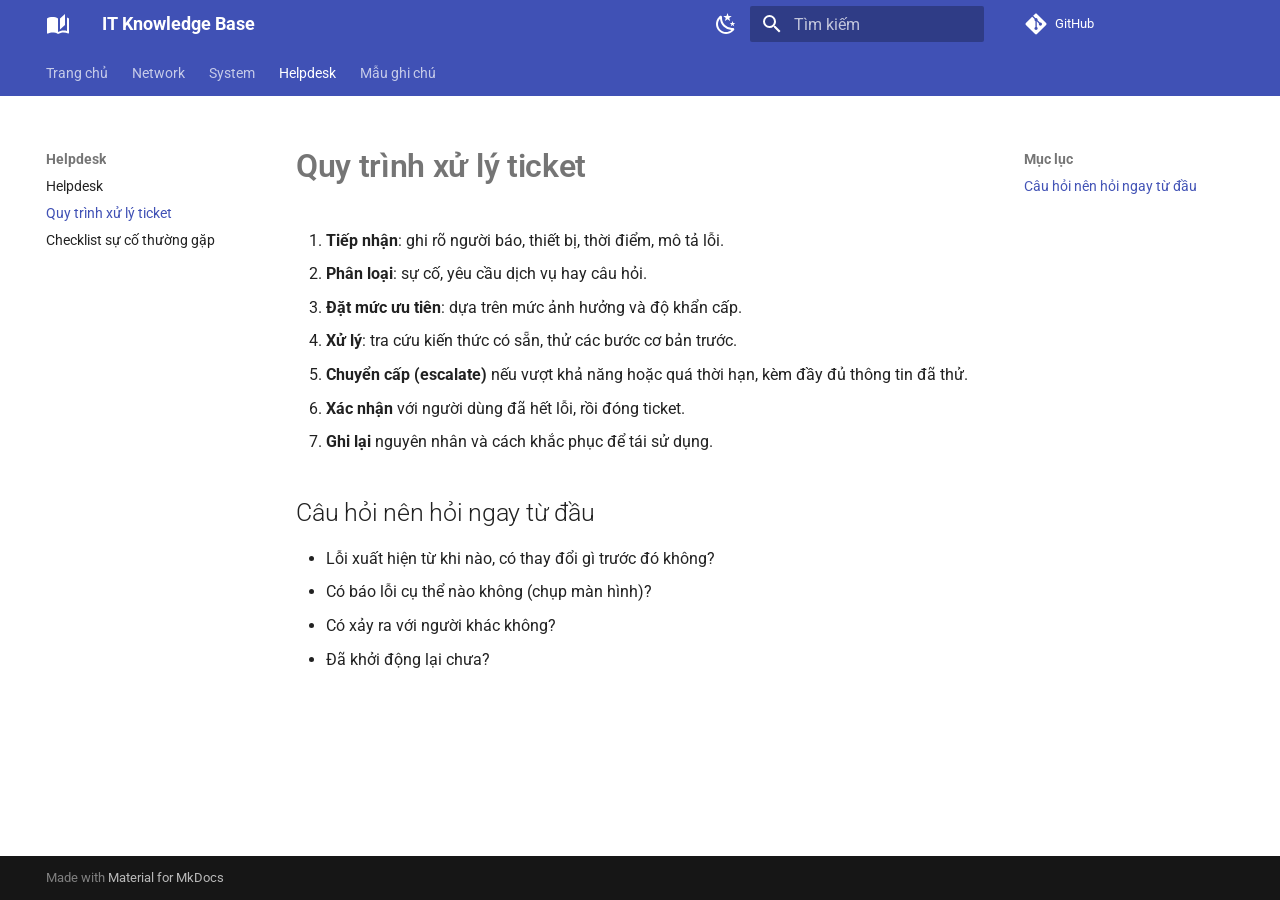
<file: helpdesk/ticket-process/index.html>
<!doctype html>
<html lang="vi" class="no-js">
  <head>
    
      <meta charset="utf-8">
      <meta name="viewport" content="width=device-width,initial-scale=1">
      
        <meta name="description" content="Tổng hợp kiến thức Network, System, Helpdesk">
      
      
      
        <link rel="canonical" href="https://hiencrab.github.io/knowledge-base/helpdesk/ticket-process/">
      
      
        <link rel="prev" href="../">
      
      
        <link rel="next" href="../common-issues/">
      
      
        
      
      
      <link rel="icon" href="../../assets/images/favicon.png">
      <meta name="generator" content="mkdocs-1.6.1, mkdocs-material-9.8.1">
    
    
      
        <title>Quy trình xử lý ticket - IT Knowledge Base</title>
      
    
    
      <link rel="stylesheet" href="../../assets/stylesheets/main.57a0d79d.min.css">
      
        
        <link rel="stylesheet" href="../../assets/stylesheets/palette.fb2fffe2.min.css">
      
      


    
    
      
    
    
      
        
        
        <link rel="preconnect" href="https://fonts.gstatic.com" crossorigin>
        <link rel="stylesheet" href="https://fonts.googleapis.com/css?family=Roboto:300,300i,400,400i,700,700i%7CRoboto+Mono:400,400i,700,700i&display=fallback">
        <style>:root{--md-text-font:"Roboto";--md-code-font:"Roboto Mono"}</style>
      
    
    
      <link rel="stylesheet" href="../../stylesheets/extra.css">
    
    <script>__md_scope=new URL("../..",location),__md_hash=e=>[...e].reduce(((e,_)=>(e<<5)-e+_.charCodeAt(0)),0),__md_get=(e,_=localStorage,t=__md_scope)=>JSON.parse(_.getItem(t.pathname+"."+e)),__md_set=(e,_,t=localStorage,a=__md_scope)=>{try{t.setItem(a.pathname+"."+e,JSON.stringify(_))}catch(e){}}</script>
    
      

    
    
  </head>
  
  
    
    
      
    
    
    
    
    <body dir="ltr" data-md-color-scheme="default" data-md-color-primary="indigo" data-md-color-accent="indigo">
  
    
    <input class="md-toggle" data-md-toggle="drawer" type="checkbox" id="__drawer" autocomplete="off">
    <input class="md-toggle" data-md-toggle="search" type="checkbox" id="__search" autocomplete="off">
    <label class="md-overlay" for="__drawer"></label>
    <div data-md-component="skip">
      
        
        <a href="#quy-trinh-xu-ly-ticket" class="md-skip">
          Bỏ qua
        </a>
      
    </div>
    <div data-md-component="announce">
      
    </div>
    
    
      

<header class="md-header" data-md-component="header">
  <nav class="md-header__inner md-grid" aria-label="Đầu trang">
    <a href="../.." title="IT Knowledge Base" class="md-header__button md-logo" aria-label="IT Knowledge Base" data-md-component="logo">
      
  
  <svg xmlns="http://www.w3.org/2000/svg" viewBox="0 0 24 24"><path d="m19 2-5 4.5v11l5-4.5zM6.5 5C4.55 5 2.45 5.4 1 6.5v14.66c0 .25.25.5.5.5.1 0 .15-.07.25-.07 1.35-.65 3.3-1.09 4.75-1.09 1.95 0 4.05.4 5.5 1.5 1.35-.85 3.8-1.5 5.5-1.5 1.65 0 3.35.31 4.75 1.06.1.05.15.03.25.03.25 0 .5-.25.5-.5V6.5c-.6-.45-1.25-.75-2-1V19c-1.1-.35-2.3-.5-3.5-.5-1.7 0-4.15.65-5.5 1.5V6.5C10.55 5.4 8.45 5 6.5 5"/></svg>

    </a>
    <label class="md-header__button md-icon" for="__drawer">
      
      <svg xmlns="http://www.w3.org/2000/svg" viewBox="0 0 24 24"><path d="M3 6h18v2H3zm0 5h18v2H3zm0 5h18v2H3z"/></svg>
    </label>
    <div class="md-header__title" data-md-component="header-title">
      <div class="md-header__ellipsis">
        <div class="md-header__topic">
          <span class="md-ellipsis">
            IT Knowledge Base
          </span>
        </div>
        <div class="md-header__topic" data-md-component="header-topic">
          <span class="md-ellipsis">
            
              Quy trình xử lý ticket
            
          </span>
        </div>
      </div>
    </div>
    
      
        <form class="md-header__option" data-md-component="palette">
  
    
    
    
    <input class="md-option" data-md-color-media="(prefers-color-scheme: light)" data-md-color-scheme="default" data-md-color-primary="indigo" data-md-color-accent="indigo"  aria-label="Chuyển sang chế độ tối"  type="radio" name="__palette" id="__palette_0">
    
      <label class="md-header__button md-icon" title="Chuyển sang chế độ tối" for="__palette_1" hidden>
        <svg xmlns="http://www.w3.org/2000/svg" viewBox="0 0 24 24"><path d="m17.75 4.09-2.53 1.94.91 3.06-2.63-1.81-2.63 1.81.91-3.06-2.53-1.94L12.44 4l1.06-3 1.06 3zm3.5 6.91-1.64 1.25.59 1.98-1.7-1.17-1.7 1.17.59-1.98L15.75 11l2.06-.05L18.5 9l.69 1.95zm-2.28 4.95c.83-.08 1.72 1.1 1.19 1.85-.32.45-.66.87-1.08 1.27C15.17 23 8.84 23 4.94 19.07c-3.91-3.9-3.91-10.24 0-14.14.4-.4.82-.76 1.27-1.08.75-.53 1.93.36 1.85 1.19-.27 2.86.69 5.83 2.89 8.02a9.96 9.96 0 0 0 8.02 2.89m-1.64 2.02a12.08 12.08 0 0 1-7.8-3.47c-2.17-2.19-3.33-5-3.49-7.82-2.81 3.14-2.7 7.96.31 10.98 3.02 3.01 7.84 3.12 10.98.31"/></svg>
      </label>
    
  
    
    
    
    <input class="md-option" data-md-color-media="(prefers-color-scheme: dark)" data-md-color-scheme="slate" data-md-color-primary="indigo" data-md-color-accent="indigo"  aria-label="Chuyển sang chế độ sáng"  type="radio" name="__palette" id="__palette_1">
    
      <label class="md-header__button md-icon" title="Chuyển sang chế độ sáng" for="__palette_0" hidden>
        <svg xmlns="http://www.w3.org/2000/svg" viewBox="0 0 24 24"><path d="M12 7a5 5 0 0 1 5 5 5 5 0 0 1-5 5 5 5 0 0 1-5-5 5 5 0 0 1 5-5m0 2a3 3 0 0 0-3 3 3 3 0 0 0 3 3 3 3 0 0 0 3-3 3 3 0 0 0-3-3m0-7 2.39 3.42C13.65 5.15 12.84 5 12 5s-1.65.15-2.39.42zM3.34 7l4.16-.35A7.2 7.2 0 0 0 5.94 8.5c-.44.74-.69 1.5-.83 2.29zm.02 10 1.76-3.77a7.131 7.131 0 0 0 2.38 4.14zM20.65 7l-1.77 3.79a7.02 7.02 0 0 0-2.38-4.15zm-.01 10-4.14.36c.59-.51 1.12-1.14 1.54-1.86.42-.73.69-1.5.83-2.29zM12 22l-2.41-3.44c.74.27 1.55.44 2.41.44.82 0 1.63-.17 2.37-.44z"/></svg>
      </label>
    
  
</form>
      
    
    
      <script>var palette=__md_get("__palette");if(palette&&palette.color){if("(prefers-color-scheme)"===palette.color.media){var media=matchMedia("(prefers-color-scheme: light)"),input=document.querySelector(media.matches?"[data-md-color-media='(prefers-color-scheme: light)']":"[data-md-color-media='(prefers-color-scheme: dark)']");palette.color.media=input.getAttribute("data-md-color-media"),palette.color.scheme=input.getAttribute("data-md-color-scheme"),palette.color.primary=input.getAttribute("data-md-color-primary"),palette.color.accent=input.getAttribute("data-md-color-accent")}for(var[key,value]of Object.entries(palette.color))document.body.setAttribute("data-md-color-"+key,value)}</script>
    
    
    
      
      
        <label class="md-header__button md-icon" for="__search">
          
          <svg xmlns="http://www.w3.org/2000/svg" viewBox="0 0 24 24"><path d="M9.5 3A6.5 6.5 0 0 1 16 9.5c0 1.61-.59 3.09-1.56 4.23l.27.27h.79l5 5-1.5 1.5-5-5v-.79l-.27-.27A6.52 6.52 0 0 1 9.5 16 6.5 6.5 0 0 1 3 9.5 6.5 6.5 0 0 1 9.5 3m0 2C7 5 5 7 5 9.5S7 14 9.5 14 14 12 14 9.5 12 5 9.5 5"/></svg>
        </label>
        <div class="md-search" data-md-component="search" role="dialog">
  <label class="md-search__overlay" for="__search"></label>
  <div class="md-search__inner" role="search">
    <form class="md-search__form" name="search">
      <input type="text" class="md-search__input" name="query" aria-label="Tìm kiếm" placeholder="Tìm kiếm" autocapitalize="off" autocorrect="off" autocomplete="off" spellcheck="false" data-md-component="search-query" required>
      <label class="md-search__icon md-icon" for="__search">
        
        <svg xmlns="http://www.w3.org/2000/svg" viewBox="0 0 24 24"><path d="M9.5 3A6.5 6.5 0 0 1 16 9.5c0 1.61-.59 3.09-1.56 4.23l.27.27h.79l5 5-1.5 1.5-5-5v-.79l-.27-.27A6.52 6.52 0 0 1 9.5 16 6.5 6.5 0 0 1 3 9.5 6.5 6.5 0 0 1 9.5 3m0 2C7 5 5 7 5 9.5S7 14 9.5 14 14 12 14 9.5 12 5 9.5 5"/></svg>
        
        <svg xmlns="http://www.w3.org/2000/svg" viewBox="0 0 24 24"><path d="M20 11v2H8l5.5 5.5-1.42 1.42L4.16 12l7.92-7.92L13.5 5.5 8 11z"/></svg>
      </label>
      <nav class="md-search__options" aria-label="Tìm kiếm">
        
        <button type="reset" class="md-search__icon md-icon" title="Xoá" aria-label="Xoá" tabindex="-1">
          
          <svg xmlns="http://www.w3.org/2000/svg" viewBox="0 0 24 24"><path d="M19 6.41 17.59 5 12 10.59 6.41 5 5 6.41 10.59 12 5 17.59 6.41 19 12 13.41 17.59 19 19 17.59 13.41 12z"/></svg>
        </button>
      </nav>
      
        <div class="md-search__suggest" data-md-component="search-suggest"></div>
      
    </form>
    <div class="md-search__output">
      <div class="md-search__scrollwrap" tabindex="0" data-md-scrollfix>
        <div class="md-search-result" data-md-component="search-result">
          <div class="md-search-result__meta">
            Initializing search
          </div>
          <ol class="md-search-result__list" role="presentation"></ol>
        </div>
      </div>
    </div>
  </div>
</div>
      
    
    
      <div class="md-header__source">
        <a href="https://github.com/hiencrab/knowledge-base" title="Xem mã nguồn" class="md-source" data-md-component="source">
  <div class="md-source__icon md-icon">
    
    <svg xmlns="http://www.w3.org/2000/svg" viewBox="0 0 448 512"><!--! Font Awesome Free 7.1.0 by @fontawesome - https://fontawesome.com License - https://fontawesome.com/license/free (Icons: CC BY 4.0, Fonts: SIL OFL 1.1, Code: MIT License) Copyright 2025 Fonticons, Inc.--><path d="M439.6 236.1 244 40.5c-5.4-5.5-12.8-8.5-20.4-8.5s-15 3-20.4 8.4L162.5 81l51.5 51.5c27.1-9.1 52.7 16.8 43.4 43.7l49.7 49.7c34.2-11.8 61.2 31 35.5 56.7-26.5 26.5-70.2-2.9-56-37.3L240.3 199v121.9c25.3 12.5 22.3 41.8 9.1 55-6.4 6.4-15.2 10.1-24.3 10.1s-17.8-3.6-24.3-10.1c-17.6-17.6-11.1-46.9 11.2-56v-123c-20.8-8.5-24.6-30.7-18.6-45L142.6 101 8.5 235.1C3 240.6 0 247.9 0 255.5s3 15 8.5 20.4l195.6 195.7c5.4 5.4 12.7 8.4 20.4 8.4s15-3 20.4-8.4l194.7-194.7c5.4-5.4 8.4-12.8 8.4-20.4s-3-15-8.4-20.4"/></svg>
  </div>
  <div class="md-source__repository">
    GitHub
  </div>
</a>
      </div>
    
  </nav>
  
</header>
    
    <div class="md-container" data-md-component="container">
      
      
        
          
            
<nav class="md-tabs" aria-label="Tabs" data-md-component="tabs">
  <div class="md-grid">
    <ul class="md-tabs__list">
      
        
  
  
  
  
    <li class="md-tabs__item">
      <a href="../.." class="md-tabs__link">
        
  
  
    
  
  Trang chủ

      </a>
    </li>
  

      
        
  
  
  
  
    
    
      <li class="md-tabs__item">
        <a href="../../network/" class="md-tabs__link">
          
  
  
  Network

        </a>
      </li>
    
  

      
        
  
  
  
  
    
    
      <li class="md-tabs__item">
        <a href="../../system/" class="md-tabs__link">
          
  
  
  System

        </a>
      </li>
    
  

      
        
  
  
  
    
  
  
    
    
      <li class="md-tabs__item md-tabs__item--active">
        <a href="../" class="md-tabs__link">
          
  
  
  Helpdesk

        </a>
      </li>
    
  

      
        
  
  
  
  
    <li class="md-tabs__item">
      <a href="../../template/" class="md-tabs__link">
        
  
  
    
  
  Mẫu ghi chú

      </a>
    </li>
  

      
    </ul>
  </div>
</nav>
          
        
      
      <main class="md-main" data-md-component="main">
        <div class="md-main__inner md-grid">
          
            
              
              <div class="md-sidebar md-sidebar--primary" data-md-component="sidebar" data-md-type="navigation" >
                <div class="md-sidebar__scrollwrap">
                  <div class="md-sidebar__inner">
                    


  


<nav class="md-nav md-nav--primary md-nav--lifted" aria-label="Thanh điều hướng" data-md-level="0">
  <label class="md-nav__title" for="__drawer">
    <a href="../.." title="IT Knowledge Base" class="md-nav__button md-logo" aria-label="IT Knowledge Base" data-md-component="logo">
      
  
  <svg xmlns="http://www.w3.org/2000/svg" viewBox="0 0 24 24"><path d="m19 2-5 4.5v11l5-4.5zM6.5 5C4.55 5 2.45 5.4 1 6.5v14.66c0 .25.25.5.5.5.1 0 .15-.07.25-.07 1.35-.65 3.3-1.09 4.75-1.09 1.95 0 4.05.4 5.5 1.5 1.35-.85 3.8-1.5 5.5-1.5 1.65 0 3.35.31 4.75 1.06.1.05.15.03.25.03.25 0 .5-.25.5-.5V6.5c-.6-.45-1.25-.75-2-1V19c-1.1-.35-2.3-.5-3.5-.5-1.7 0-4.15.65-5.5 1.5V6.5C10.55 5.4 8.45 5 6.5 5"/></svg>

    </a>
    IT Knowledge Base
  </label>
  
    <div class="md-nav__source">
      <a href="https://github.com/hiencrab/knowledge-base" title="Xem mã nguồn" class="md-source" data-md-component="source">
  <div class="md-source__icon md-icon">
    
    <svg xmlns="http://www.w3.org/2000/svg" viewBox="0 0 448 512"><!--! Font Awesome Free 7.1.0 by @fontawesome - https://fontawesome.com License - https://fontawesome.com/license/free (Icons: CC BY 4.0, Fonts: SIL OFL 1.1, Code: MIT License) Copyright 2025 Fonticons, Inc.--><path d="M439.6 236.1 244 40.5c-5.4-5.5-12.8-8.5-20.4-8.5s-15 3-20.4 8.4L162.5 81l51.5 51.5c27.1-9.1 52.7 16.8 43.4 43.7l49.7 49.7c34.2-11.8 61.2 31 35.5 56.7-26.5 26.5-70.2-2.9-56-37.3L240.3 199v121.9c25.3 12.5 22.3 41.8 9.1 55-6.4 6.4-15.2 10.1-24.3 10.1s-17.8-3.6-24.3-10.1c-17.6-17.6-11.1-46.9 11.2-56v-123c-20.8-8.5-24.6-30.7-18.6-45L142.6 101 8.5 235.1C3 240.6 0 247.9 0 255.5s3 15 8.5 20.4l195.6 195.7c5.4 5.4 12.7 8.4 20.4 8.4s15-3 20.4-8.4l194.7-194.7c5.4-5.4 8.4-12.8 8.4-20.4s-3-15-8.4-20.4"/></svg>
  </div>
  <div class="md-source__repository">
    GitHub
  </div>
</a>
    </div>
  
  <ul class="md-nav__list" data-md-scrollfix>
    
      
      
  
  
  
  
    <li class="md-nav__item">
      <a href="../.." class="md-nav__link">
        
  
  
  <span class="md-ellipsis">
    
  
    Trang chủ
  

    
  </span>
  
  

      </a>
    </li>
  

    
      
      
  
  
  
  
    
    
    
    
      
      
        
      
    
    
    <li class="md-nav__item md-nav__item--nested">
      
        
        
        <input class="md-nav__toggle md-toggle " type="checkbox" id="__nav_2" >
        
          
          <label class="md-nav__link" for="__nav_2" id="__nav_2_label" tabindex="0">
            
  
  
  <span class="md-ellipsis">
    
  
    Network
  

    
  </span>
  
  

            <span class="md-nav__icon md-icon"></span>
          </label>
        
        <nav class="md-nav" data-md-level="1" aria-labelledby="__nav_2_label" aria-expanded="false">
          <label class="md-nav__title" for="__nav_2">
            <span class="md-nav__icon md-icon"></span>
            
  
    Network
  

          </label>
          <ul class="md-nav__list" data-md-scrollfix>
            
              
                
  
  
  
  
    <li class="md-nav__item">
      <a href="../../network/" class="md-nav__link">
        
  
  
  <span class="md-ellipsis">
    
  
    Network
  

    
  </span>
  
  

      </a>
    </li>
  

              
            
              
                
  
  
  
  
    <li class="md-nav__item">
      <a href="../../network/osi-tcpip/" class="md-nav__link">
        
  
  
  <span class="md-ellipsis">
    
  
    Mô hình OSI và TCP/IP
  

    
  </span>
  
  

      </a>
    </li>
  

              
            
              
                
  
  
  
  
    <li class="md-nav__item">
      <a href="../../network/subnetting/" class="md-nav__link">
        
  
  
  <span class="md-ellipsis">
    
  
    Chia subnet
  

    
  </span>
  
  

      </a>
    </li>
  

              
            
              
                
  
  
  
  
    <li class="md-nav__item">
      <a href="../../network/troubleshooting/" class="md-nav__link">
        
  
  
  <span class="md-ellipsis">
    
  
    Xử lý sự cố mạng
  

    
  </span>
  
  

      </a>
    </li>
  

              
            
          </ul>
        </nav>
      
    </li>
  

    
      
      
  
  
  
  
    
    
    
    
      
      
        
      
    
    
    <li class="md-nav__item md-nav__item--nested">
      
        
        
        <input class="md-nav__toggle md-toggle " type="checkbox" id="__nav_3" >
        
          
          <label class="md-nav__link" for="__nav_3" id="__nav_3_label" tabindex="0">
            
  
  
  <span class="md-ellipsis">
    
  
    System
  

    
  </span>
  
  

            <span class="md-nav__icon md-icon"></span>
          </label>
        
        <nav class="md-nav" data-md-level="1" aria-labelledby="__nav_3_label" aria-expanded="false">
          <label class="md-nav__title" for="__nav_3">
            <span class="md-nav__icon md-icon"></span>
            
  
    System
  

          </label>
          <ul class="md-nav__list" data-md-scrollfix>
            
              
                
  
  
  
  
    <li class="md-nav__item">
      <a href="../../system/" class="md-nav__link">
        
  
  
  <span class="md-ellipsis">
    
  
    System
  

    
  </span>
  
  

      </a>
    </li>
  

              
            
              
                
  
  
  
  
    <li class="md-nav__item">
      <a href="../../system/linux-commands/" class="md-nav__link">
        
  
  
  <span class="md-ellipsis">
    
  
    Lệnh Linux thường dùng
  

    
  </span>
  
  

      </a>
    </li>
  

              
            
              
                
  
  
  
  
    <li class="md-nav__item">
      <a href="../../system/windows-ad/" class="md-nav__link">
        
  
  
  <span class="md-ellipsis">
    
  
    Windows và Active Directory
  

    
  </span>
  
  

      </a>
    </li>
  

              
            
              
                
  
  
  
  
    <li class="md-nav__item">
      <a href="../../system/backup/" class="md-nav__link">
        
  
  
  <span class="md-ellipsis">
    
  
    Sao lưu và khôi phục
  

    
  </span>
  
  

      </a>
    </li>
  

              
            
          </ul>
        </nav>
      
    </li>
  

    
      
      
  
  
    
  
  
  
    
    
    
    
      
        
        
      
      
        
      
    
    
    <li class="md-nav__item md-nav__item--active md-nav__item--section md-nav__item--nested">
      
        
        
        <input class="md-nav__toggle md-toggle " type="checkbox" id="__nav_4" checked>
        
          
          <label class="md-nav__link" for="__nav_4" id="__nav_4_label" tabindex="">
            
  
  
  <span class="md-ellipsis">
    
  
    Helpdesk
  

    
  </span>
  
  

            <span class="md-nav__icon md-icon"></span>
          </label>
        
        <nav class="md-nav" data-md-level="1" aria-labelledby="__nav_4_label" aria-expanded="true">
          <label class="md-nav__title" for="__nav_4">
            <span class="md-nav__icon md-icon"></span>
            
  
    Helpdesk
  

          </label>
          <ul class="md-nav__list" data-md-scrollfix>
            
              
                
  
  
  
  
    <li class="md-nav__item">
      <a href="../" class="md-nav__link">
        
  
  
  <span class="md-ellipsis">
    
  
    Helpdesk
  

    
  </span>
  
  

      </a>
    </li>
  

              
            
              
                
  
  
    
  
  
  
    <li class="md-nav__item md-nav__item--active">
      
      <input class="md-nav__toggle md-toggle" type="checkbox" id="__toc">
      
      
        
      
      
        <label class="md-nav__link md-nav__link--active" for="__toc">
          
  
  
  <span class="md-ellipsis">
    
  
    Quy trình xử lý ticket
  

    
  </span>
  
  

          <span class="md-nav__icon md-icon"></span>
        </label>
      
      <a href="./" class="md-nav__link md-nav__link--active">
        
  
  
  <span class="md-ellipsis">
    
  
    Quy trình xử lý ticket
  

    
  </span>
  
  

      </a>
      
        

<nav class="md-nav md-nav--secondary" aria-label="Mục lục">
  
  
  
    
  
  
    <label class="md-nav__title" for="__toc">
      <span class="md-nav__icon md-icon"></span>
      Mục lục
    </label>
    <ul class="md-nav__list" data-md-component="toc" data-md-scrollfix>
      
        <li class="md-nav__item">
  <a href="#cau-hoi-nen-hoi-ngay-tu-au" class="md-nav__link">
    <span class="md-ellipsis">
      
        Câu hỏi nên hỏi ngay từ đầu
      
    </span>
  </a>
  
</li>
      
    </ul>
  
</nav>
      
    </li>
  

              
            
              
                
  
  
  
  
    <li class="md-nav__item">
      <a href="../common-issues/" class="md-nav__link">
        
  
  
  <span class="md-ellipsis">
    
  
    Checklist sự cố thường gặp
  

    
  </span>
  
  

      </a>
    </li>
  

              
            
          </ul>
        </nav>
      
    </li>
  

    
      
      
  
  
  
  
    <li class="md-nav__item">
      <a href="../../template/" class="md-nav__link">
        
  
  
  <span class="md-ellipsis">
    
  
    Mẫu ghi chú
  

    
  </span>
  
  

      </a>
    </li>
  

    
  </ul>
</nav>
                  </div>
                </div>
              </div>
            
            
              
              <div class="md-sidebar md-sidebar--secondary" data-md-component="sidebar" data-md-type="toc" >
                <div class="md-sidebar__scrollwrap">
                  <div class="md-sidebar__inner">
                    

<nav class="md-nav md-nav--secondary" aria-label="Mục lục">
  
  
  
    
  
  
    <label class="md-nav__title" for="__toc">
      <span class="md-nav__icon md-icon"></span>
      Mục lục
    </label>
    <ul class="md-nav__list" data-md-component="toc" data-md-scrollfix>
      
        <li class="md-nav__item">
  <a href="#cau-hoi-nen-hoi-ngay-tu-au" class="md-nav__link">
    <span class="md-ellipsis">
      
        Câu hỏi nên hỏi ngay từ đầu
      
    </span>
  </a>
  
</li>
      
    </ul>
  
</nav>
                  </div>
                </div>
              </div>
            
          
          
            <div class="md-content" data-md-component="content">
              
              <article class="md-content__inner md-typeset">
                
                  


  
  


<h1 id="quy-trinh-xu-ly-ticket">Quy trình xử lý ticket<a class="headerlink" href="#quy-trinh-xu-ly-ticket" title="Permanent link">&para;</a></h1>
<ol>
<li><strong>Tiếp nhận</strong>: ghi rõ người báo, thiết bị, thời điểm, mô tả lỗi.</li>
<li><strong>Phân loại</strong>: sự cố, yêu cầu dịch vụ hay câu hỏi.</li>
<li><strong>Đặt mức ưu tiên</strong>: dựa trên mức ảnh hưởng và độ khẩn cấp.</li>
<li><strong>Xử lý</strong>: tra cứu kiến thức có sẵn, thử các bước cơ bản trước.</li>
<li><strong>Chuyển cấp (escalate)</strong> nếu vượt khả năng hoặc quá thời hạn, kèm đầy đủ thông tin đã thử.</li>
<li><strong>Xác nhận</strong> với người dùng đã hết lỗi, rồi đóng ticket.</li>
<li><strong>Ghi lại</strong> nguyên nhân và cách khắc phục để tái sử dụng.</li>
</ol>
<h2 id="cau-hoi-nen-hoi-ngay-tu-au">Câu hỏi nên hỏi ngay từ đầu<a class="headerlink" href="#cau-hoi-nen-hoi-ngay-tu-au" title="Permanent link">&para;</a></h2>
<ul>
<li>Lỗi xuất hiện từ khi nào, có thay đổi gì trước đó không?</li>
<li>Có báo lỗi cụ thể nào không (chụp màn hình)?</li>
<li>Có xảy ra với người khác không?</li>
<li>Đã khởi động lại chưa?</li>
</ul>












                
              </article>
            </div>
          
          
  <script>var tabs=__md_get("__tabs");if(Array.isArray(tabs))e:for(var set of document.querySelectorAll(".tabbed-set")){var labels=set.querySelector(".tabbed-labels");for(var tab of tabs)for(var label of labels.getElementsByTagName("label"))if(label.innerText.trim()===tab){var input=document.getElementById(label.htmlFor);input.checked=!0;continue e}}</script>

<script>var target=document.getElementById(location.hash.slice(1));target&&target.name&&(target.checked=target.name.startsWith("__tabbed_"))</script>
        </div>
        
          <button type="button" class="md-top md-icon" data-md-component="top" hidden>
  
  <svg xmlns="http://www.w3.org/2000/svg" viewBox="0 0 24 24"><path d="M13 20h-2V8l-5.5 5.5-1.42-1.42L12 4.16l7.92 7.92-1.42 1.42L13 8z"/></svg>
  Trở lại mục lục
</button>
        
      </main>
      
        <footer class="md-footer">
  
  <div class="md-footer-meta md-typeset">
    <div class="md-footer-meta__inner md-grid">
      <div class="md-copyright">
  
  
    Made with
    <a href="https://squidfunk.github.io/mkdocs-material/" target="_blank" rel="noopener">
      Material for MkDocs
    </a>
  
</div>
      
    </div>
  </div>
</footer>
      
    </div>
    <div class="md-dialog" data-md-component="dialog">
      <div class="md-dialog__inner md-typeset"></div>
    </div>
    
    
    
      
      
      <script id="__config" type="application/json">{"annotate": null, "base": "../..", "features": ["navigation.tabs", "navigation.sections", "navigation.top", "search.suggest", "search.highlight", "content.code.copy", "content.tabs.link"], "search": "../../assets/javascripts/workers/search.a7633da7.min.js", "tags": null, "translations": {"clipboard.copied": "\u0110\u00e3 sao ch\u00e9p", "clipboard.copy": "Sao ch\u00e9p v\u00e0o b\u1ed9 nh\u1edb t\u1ea1m", "search.result.more.one": "1 t\u1eeb kh\u00e1c trong trang", "search.result.more.other": "# t\u1eeb kh\u00e1c trong trang", "search.result.none": "Kh\u00f4ng t\u00ecm th\u1ea5y t\u00e0i li\u1ec7u li\u00ean quan", "search.result.one": "1 t\u00e0i li\u1ec7u li\u00ean quan", "search.result.other": "# t\u00e0i li\u1ec7u li\u00ean quan", "search.result.placeholder": "Nh\u1eadp \u0111\u1ec3 b\u1eaft \u0111\u1ea7u t\u00ecm ki\u1ebfm", "search.result.term.missing": "Kh\u00f4ng", "select.version": "Ch\u1ecdn phi\u00ean b\u1ea3n"}, "version": null}</script>
    
    
      <script src="../../assets/javascripts/bundle.a5f9d56c.min.js"></script>
      
    
  </body>
</html>
</file>
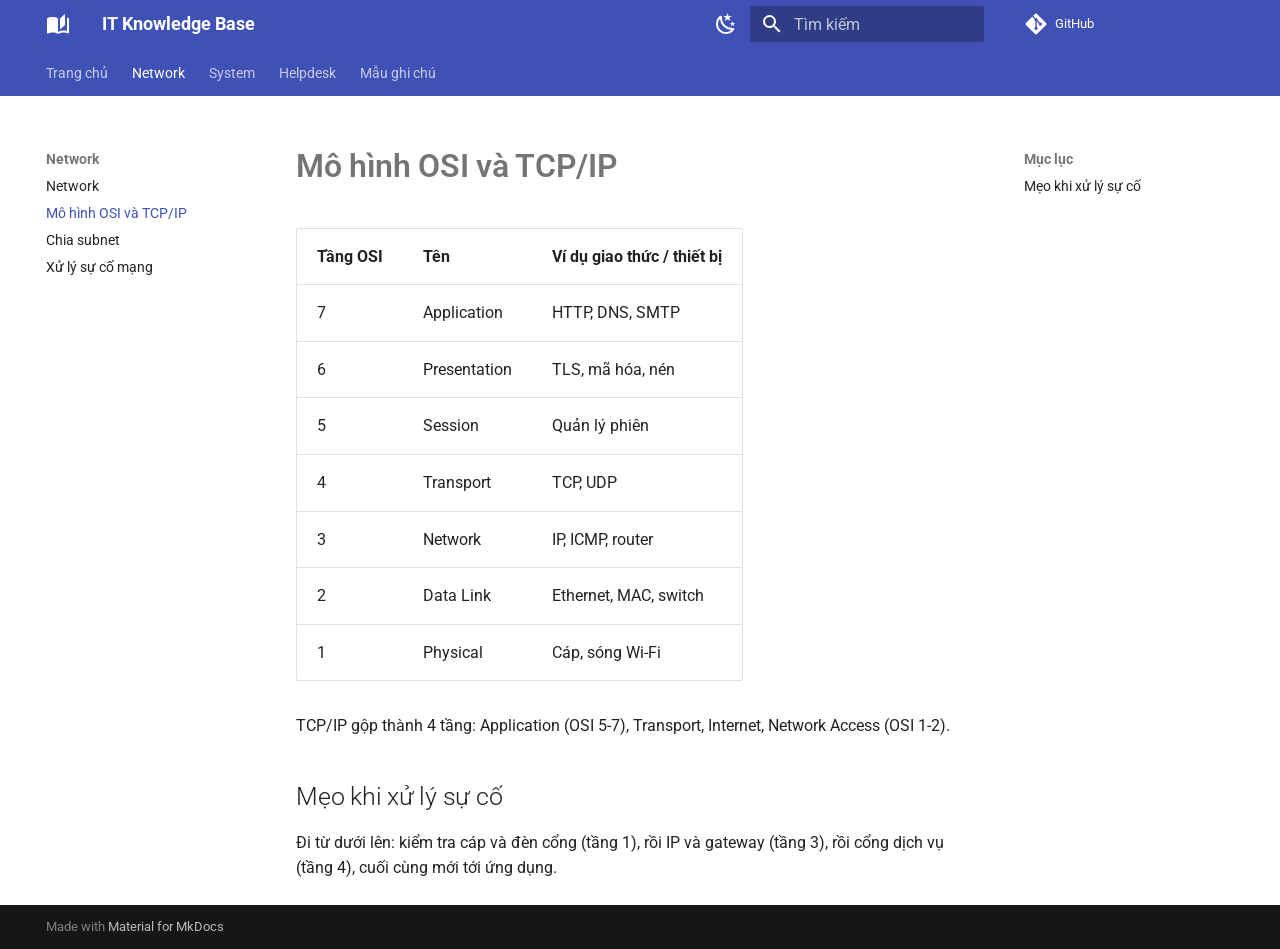
<file: network/osi-tcpip/index.html>
<!doctype html>
<html lang="vi" class="no-js">
  <head>
    
      <meta charset="utf-8">
      <meta name="viewport" content="width=device-width,initial-scale=1">
      
        <meta name="description" content="Tổng hợp kiến thức Network, System, Helpdesk">
      
      
      
        <link rel="canonical" href="https://hiencrab.github.io/knowledge-base/network/osi-tcpip/">
      
      
        <link rel="prev" href="../">
      
      
        <link rel="next" href="../subnetting/">
      
      
        
      
      
      <link rel="icon" href="../../assets/images/favicon.png">
      <meta name="generator" content="mkdocs-1.6.1, mkdocs-material-9.8.1">
    
    
      
        <title>Mô hình OSI và TCP/IP - IT Knowledge Base</title>
      
    
    
      <link rel="stylesheet" href="../../assets/stylesheets/main.57a0d79d.min.css">
      
        
        <link rel="stylesheet" href="../../assets/stylesheets/palette.fb2fffe2.min.css">
      
      


    
    
      
    
    
      
        
        
        <link rel="preconnect" href="https://fonts.gstatic.com" crossorigin>
        <link rel="stylesheet" href="https://fonts.googleapis.com/css?family=Roboto:300,300i,400,400i,700,700i%7CRoboto+Mono:400,400i,700,700i&display=fallback">
        <style>:root{--md-text-font:"Roboto";--md-code-font:"Roboto Mono"}</style>
      
    
    
      <link rel="stylesheet" href="../../stylesheets/extra.css">
    
    <script>__md_scope=new URL("../..",location),__md_hash=e=>[...e].reduce(((e,_)=>(e<<5)-e+_.charCodeAt(0)),0),__md_get=(e,_=localStorage,t=__md_scope)=>JSON.parse(_.getItem(t.pathname+"."+e)),__md_set=(e,_,t=localStorage,a=__md_scope)=>{try{t.setItem(a.pathname+"."+e,JSON.stringify(_))}catch(e){}}</script>
    
      

    
    
  </head>
  
  
    
    
      
    
    
    
    
    <body dir="ltr" data-md-color-scheme="default" data-md-color-primary="indigo" data-md-color-accent="indigo">
  
    
    <input class="md-toggle" data-md-toggle="drawer" type="checkbox" id="__drawer" autocomplete="off">
    <input class="md-toggle" data-md-toggle="search" type="checkbox" id="__search" autocomplete="off">
    <label class="md-overlay" for="__drawer"></label>
    <div data-md-component="skip">
      
        
        <a href="#mo-hinh-osi-va-tcpip" class="md-skip">
          Bỏ qua
        </a>
      
    </div>
    <div data-md-component="announce">
      
    </div>
    
    
      

<header class="md-header" data-md-component="header">
  <nav class="md-header__inner md-grid" aria-label="Đầu trang">
    <a href="../.." title="IT Knowledge Base" class="md-header__button md-logo" aria-label="IT Knowledge Base" data-md-component="logo">
      
  
  <svg xmlns="http://www.w3.org/2000/svg" viewBox="0 0 24 24"><path d="m19 2-5 4.5v11l5-4.5zM6.5 5C4.55 5 2.45 5.4 1 6.5v14.66c0 .25.25.5.5.5.1 0 .15-.07.25-.07 1.35-.65 3.3-1.09 4.75-1.09 1.95 0 4.05.4 5.5 1.5 1.35-.85 3.8-1.5 5.5-1.5 1.65 0 3.35.31 4.75 1.06.1.05.15.03.25.03.25 0 .5-.25.5-.5V6.5c-.6-.45-1.25-.75-2-1V19c-1.1-.35-2.3-.5-3.5-.5-1.7 0-4.15.65-5.5 1.5V6.5C10.55 5.4 8.45 5 6.5 5"/></svg>

    </a>
    <label class="md-header__button md-icon" for="__drawer">
      
      <svg xmlns="http://www.w3.org/2000/svg" viewBox="0 0 24 24"><path d="M3 6h18v2H3zm0 5h18v2H3zm0 5h18v2H3z"/></svg>
    </label>
    <div class="md-header__title" data-md-component="header-title">
      <div class="md-header__ellipsis">
        <div class="md-header__topic">
          <span class="md-ellipsis">
            IT Knowledge Base
          </span>
        </div>
        <div class="md-header__topic" data-md-component="header-topic">
          <span class="md-ellipsis">
            
              Mô hình OSI và TCP/IP
            
          </span>
        </div>
      </div>
    </div>
    
      
        <form class="md-header__option" data-md-component="palette">
  
    
    
    
    <input class="md-option" data-md-color-media="(prefers-color-scheme: light)" data-md-color-scheme="default" data-md-color-primary="indigo" data-md-color-accent="indigo"  aria-label="Chuyển sang chế độ tối"  type="radio" name="__palette" id="__palette_0">
    
      <label class="md-header__button md-icon" title="Chuyển sang chế độ tối" for="__palette_1" hidden>
        <svg xmlns="http://www.w3.org/2000/svg" viewBox="0 0 24 24"><path d="m17.75 4.09-2.53 1.94.91 3.06-2.63-1.81-2.63 1.81.91-3.06-2.53-1.94L12.44 4l1.06-3 1.06 3zm3.5 6.91-1.64 1.25.59 1.98-1.7-1.17-1.7 1.17.59-1.98L15.75 11l2.06-.05L18.5 9l.69 1.95zm-2.28 4.95c.83-.08 1.72 1.1 1.19 1.85-.32.45-.66.87-1.08 1.27C15.17 23 8.84 23 4.94 19.07c-3.91-3.9-3.91-10.24 0-14.14.4-.4.82-.76 1.27-1.08.75-.53 1.93.36 1.85 1.19-.27 2.86.69 5.83 2.89 8.02a9.96 9.96 0 0 0 8.02 2.89m-1.64 2.02a12.08 12.08 0 0 1-7.8-3.47c-2.17-2.19-3.33-5-3.49-7.82-2.81 3.14-2.7 7.96.31 10.98 3.02 3.01 7.84 3.12 10.98.31"/></svg>
      </label>
    
  
    
    
    
    <input class="md-option" data-md-color-media="(prefers-color-scheme: dark)" data-md-color-scheme="slate" data-md-color-primary="indigo" data-md-color-accent="indigo"  aria-label="Chuyển sang chế độ sáng"  type="radio" name="__palette" id="__palette_1">
    
      <label class="md-header__button md-icon" title="Chuyển sang chế độ sáng" for="__palette_0" hidden>
        <svg xmlns="http://www.w3.org/2000/svg" viewBox="0 0 24 24"><path d="M12 7a5 5 0 0 1 5 5 5 5 0 0 1-5 5 5 5 0 0 1-5-5 5 5 0 0 1 5-5m0 2a3 3 0 0 0-3 3 3 3 0 0 0 3 3 3 3 0 0 0 3-3 3 3 0 0 0-3-3m0-7 2.39 3.42C13.65 5.15 12.84 5 12 5s-1.65.15-2.39.42zM3.34 7l4.16-.35A7.2 7.2 0 0 0 5.94 8.5c-.44.74-.69 1.5-.83 2.29zm.02 10 1.76-3.77a7.131 7.131 0 0 0 2.38 4.14zM20.65 7l-1.77 3.79a7.02 7.02 0 0 0-2.38-4.15zm-.01 10-4.14.36c.59-.51 1.12-1.14 1.54-1.86.42-.73.69-1.5.83-2.29zM12 22l-2.41-3.44c.74.27 1.55.44 2.41.44.82 0 1.63-.17 2.37-.44z"/></svg>
      </label>
    
  
</form>
      
    
    
      <script>var palette=__md_get("__palette");if(palette&&palette.color){if("(prefers-color-scheme)"===palette.color.media){var media=matchMedia("(prefers-color-scheme: light)"),input=document.querySelector(media.matches?"[data-md-color-media='(prefers-color-scheme: light)']":"[data-md-color-media='(prefers-color-scheme: dark)']");palette.color.media=input.getAttribute("data-md-color-media"),palette.color.scheme=input.getAttribute("data-md-color-scheme"),palette.color.primary=input.getAttribute("data-md-color-primary"),palette.color.accent=input.getAttribute("data-md-color-accent")}for(var[key,value]of Object.entries(palette.color))document.body.setAttribute("data-md-color-"+key,value)}</script>
    
    
    
      
      
        <label class="md-header__button md-icon" for="__search">
          
          <svg xmlns="http://www.w3.org/2000/svg" viewBox="0 0 24 24"><path d="M9.5 3A6.5 6.5 0 0 1 16 9.5c0 1.61-.59 3.09-1.56 4.23l.27.27h.79l5 5-1.5 1.5-5-5v-.79l-.27-.27A6.52 6.52 0 0 1 9.5 16 6.5 6.5 0 0 1 3 9.5 6.5 6.5 0 0 1 9.5 3m0 2C7 5 5 7 5 9.5S7 14 9.5 14 14 12 14 9.5 12 5 9.5 5"/></svg>
        </label>
        <div class="md-search" data-md-component="search" role="dialog">
  <label class="md-search__overlay" for="__search"></label>
  <div class="md-search__inner" role="search">
    <form class="md-search__form" name="search">
      <input type="text" class="md-search__input" name="query" aria-label="Tìm kiếm" placeholder="Tìm kiếm" autocapitalize="off" autocorrect="off" autocomplete="off" spellcheck="false" data-md-component="search-query" required>
      <label class="md-search__icon md-icon" for="__search">
        
        <svg xmlns="http://www.w3.org/2000/svg" viewBox="0 0 24 24"><path d="M9.5 3A6.5 6.5 0 0 1 16 9.5c0 1.61-.59 3.09-1.56 4.23l.27.27h.79l5 5-1.5 1.5-5-5v-.79l-.27-.27A6.52 6.52 0 0 1 9.5 16 6.5 6.5 0 0 1 3 9.5 6.5 6.5 0 0 1 9.5 3m0 2C7 5 5 7 5 9.5S7 14 9.5 14 14 12 14 9.5 12 5 9.5 5"/></svg>
        
        <svg xmlns="http://www.w3.org/2000/svg" viewBox="0 0 24 24"><path d="M20 11v2H8l5.5 5.5-1.42 1.42L4.16 12l7.92-7.92L13.5 5.5 8 11z"/></svg>
      </label>
      <nav class="md-search__options" aria-label="Tìm kiếm">
        
        <button type="reset" class="md-search__icon md-icon" title="Xoá" aria-label="Xoá" tabindex="-1">
          
          <svg xmlns="http://www.w3.org/2000/svg" viewBox="0 0 24 24"><path d="M19 6.41 17.59 5 12 10.59 6.41 5 5 6.41 10.59 12 5 17.59 6.41 19 12 13.41 17.59 19 19 17.59 13.41 12z"/></svg>
        </button>
      </nav>
      
        <div class="md-search__suggest" data-md-component="search-suggest"></div>
      
    </form>
    <div class="md-search__output">
      <div class="md-search__scrollwrap" tabindex="0" data-md-scrollfix>
        <div class="md-search-result" data-md-component="search-result">
          <div class="md-search-result__meta">
            Initializing search
          </div>
          <ol class="md-search-result__list" role="presentation"></ol>
        </div>
      </div>
    </div>
  </div>
</div>
      
    
    
      <div class="md-header__source">
        <a href="https://github.com/hiencrab/knowledge-base" title="Xem mã nguồn" class="md-source" data-md-component="source">
  <div class="md-source__icon md-icon">
    
    <svg xmlns="http://www.w3.org/2000/svg" viewBox="0 0 448 512"><!--! Font Awesome Free 7.1.0 by @fontawesome - https://fontawesome.com License - https://fontawesome.com/license/free (Icons: CC BY 4.0, Fonts: SIL OFL 1.1, Code: MIT License) Copyright 2025 Fonticons, Inc.--><path d="M439.6 236.1 244 40.5c-5.4-5.5-12.8-8.5-20.4-8.5s-15 3-20.4 8.4L162.5 81l51.5 51.5c27.1-9.1 52.7 16.8 43.4 43.7l49.7 49.7c34.2-11.8 61.2 31 35.5 56.7-26.5 26.5-70.2-2.9-56-37.3L240.3 199v121.9c25.3 12.5 22.3 41.8 9.1 55-6.4 6.4-15.2 10.1-24.3 10.1s-17.8-3.6-24.3-10.1c-17.6-17.6-11.1-46.9 11.2-56v-123c-20.8-8.5-24.6-30.7-18.6-45L142.6 101 8.5 235.1C3 240.6 0 247.9 0 255.5s3 15 8.5 20.4l195.6 195.7c5.4 5.4 12.7 8.4 20.4 8.4s15-3 20.4-8.4l194.7-194.7c5.4-5.4 8.4-12.8 8.4-20.4s-3-15-8.4-20.4"/></svg>
  </div>
  <div class="md-source__repository">
    GitHub
  </div>
</a>
      </div>
    
  </nav>
  
</header>
    
    <div class="md-container" data-md-component="container">
      
      
        
          
            
<nav class="md-tabs" aria-label="Tabs" data-md-component="tabs">
  <div class="md-grid">
    <ul class="md-tabs__list">
      
        
  
  
  
  
    <li class="md-tabs__item">
      <a href="../.." class="md-tabs__link">
        
  
  
    
  
  Trang chủ

      </a>
    </li>
  

      
        
  
  
  
    
  
  
    
    
      <li class="md-tabs__item md-tabs__item--active">
        <a href="../" class="md-tabs__link">
          
  
  
  Network

        </a>
      </li>
    
  

      
        
  
  
  
  
    
    
      <li class="md-tabs__item">
        <a href="../../system/" class="md-tabs__link">
          
  
  
  System

        </a>
      </li>
    
  

      
        
  
  
  
  
    
    
      <li class="md-tabs__item">
        <a href="../../helpdesk/" class="md-tabs__link">
          
  
  
  Helpdesk

        </a>
      </li>
    
  

      
        
  
  
  
  
    <li class="md-tabs__item">
      <a href="../../template/" class="md-tabs__link">
        
  
  
    
  
  Mẫu ghi chú

      </a>
    </li>
  

      
    </ul>
  </div>
</nav>
          
        
      
      <main class="md-main" data-md-component="main">
        <div class="md-main__inner md-grid">
          
            
              
              <div class="md-sidebar md-sidebar--primary" data-md-component="sidebar" data-md-type="navigation" >
                <div class="md-sidebar__scrollwrap">
                  <div class="md-sidebar__inner">
                    


  


<nav class="md-nav md-nav--primary md-nav--lifted" aria-label="Thanh điều hướng" data-md-level="0">
  <label class="md-nav__title" for="__drawer">
    <a href="../.." title="IT Knowledge Base" class="md-nav__button md-logo" aria-label="IT Knowledge Base" data-md-component="logo">
      
  
  <svg xmlns="http://www.w3.org/2000/svg" viewBox="0 0 24 24"><path d="m19 2-5 4.5v11l5-4.5zM6.5 5C4.55 5 2.45 5.4 1 6.5v14.66c0 .25.25.5.5.5.1 0 .15-.07.25-.07 1.35-.65 3.3-1.09 4.75-1.09 1.95 0 4.05.4 5.5 1.5 1.35-.85 3.8-1.5 5.5-1.5 1.65 0 3.35.31 4.75 1.06.1.05.15.03.25.03.25 0 .5-.25.5-.5V6.5c-.6-.45-1.25-.75-2-1V19c-1.1-.35-2.3-.5-3.5-.5-1.7 0-4.15.65-5.5 1.5V6.5C10.55 5.4 8.45 5 6.5 5"/></svg>

    </a>
    IT Knowledge Base
  </label>
  
    <div class="md-nav__source">
      <a href="https://github.com/hiencrab/knowledge-base" title="Xem mã nguồn" class="md-source" data-md-component="source">
  <div class="md-source__icon md-icon">
    
    <svg xmlns="http://www.w3.org/2000/svg" viewBox="0 0 448 512"><!--! Font Awesome Free 7.1.0 by @fontawesome - https://fontawesome.com License - https://fontawesome.com/license/free (Icons: CC BY 4.0, Fonts: SIL OFL 1.1, Code: MIT License) Copyright 2025 Fonticons, Inc.--><path d="M439.6 236.1 244 40.5c-5.4-5.5-12.8-8.5-20.4-8.5s-15 3-20.4 8.4L162.5 81l51.5 51.5c27.1-9.1 52.7 16.8 43.4 43.7l49.7 49.7c34.2-11.8 61.2 31 35.5 56.7-26.5 26.5-70.2-2.9-56-37.3L240.3 199v121.9c25.3 12.5 22.3 41.8 9.1 55-6.4 6.4-15.2 10.1-24.3 10.1s-17.8-3.6-24.3-10.1c-17.6-17.6-11.1-46.9 11.2-56v-123c-20.8-8.5-24.6-30.7-18.6-45L142.6 101 8.5 235.1C3 240.6 0 247.9 0 255.5s3 15 8.5 20.4l195.6 195.7c5.4 5.4 12.7 8.4 20.4 8.4s15-3 20.4-8.4l194.7-194.7c5.4-5.4 8.4-12.8 8.4-20.4s-3-15-8.4-20.4"/></svg>
  </div>
  <div class="md-source__repository">
    GitHub
  </div>
</a>
    </div>
  
  <ul class="md-nav__list" data-md-scrollfix>
    
      
      
  
  
  
  
    <li class="md-nav__item">
      <a href="../.." class="md-nav__link">
        
  
  
  <span class="md-ellipsis">
    
  
    Trang chủ
  

    
  </span>
  
  

      </a>
    </li>
  

    
      
      
  
  
    
  
  
  
    
    
    
    
      
        
        
      
      
        
      
    
    
    <li class="md-nav__item md-nav__item--active md-nav__item--section md-nav__item--nested">
      
        
        
        <input class="md-nav__toggle md-toggle " type="checkbox" id="__nav_2" checked>
        
          
          <label class="md-nav__link" for="__nav_2" id="__nav_2_label" tabindex="">
            
  
  
  <span class="md-ellipsis">
    
  
    Network
  

    
  </span>
  
  

            <span class="md-nav__icon md-icon"></span>
          </label>
        
        <nav class="md-nav" data-md-level="1" aria-labelledby="__nav_2_label" aria-expanded="true">
          <label class="md-nav__title" for="__nav_2">
            <span class="md-nav__icon md-icon"></span>
            
  
    Network
  

          </label>
          <ul class="md-nav__list" data-md-scrollfix>
            
              
                
  
  
  
  
    <li class="md-nav__item">
      <a href="../" class="md-nav__link">
        
  
  
  <span class="md-ellipsis">
    
  
    Network
  

    
  </span>
  
  

      </a>
    </li>
  

              
            
              
                
  
  
    
  
  
  
    <li class="md-nav__item md-nav__item--active">
      
      <input class="md-nav__toggle md-toggle" type="checkbox" id="__toc">
      
      
        
      
      
        <label class="md-nav__link md-nav__link--active" for="__toc">
          
  
  
  <span class="md-ellipsis">
    
  
    Mô hình OSI và TCP/IP
  

    
  </span>
  
  

          <span class="md-nav__icon md-icon"></span>
        </label>
      
      <a href="./" class="md-nav__link md-nav__link--active">
        
  
  
  <span class="md-ellipsis">
    
  
    Mô hình OSI và TCP/IP
  

    
  </span>
  
  

      </a>
      
        

<nav class="md-nav md-nav--secondary" aria-label="Mục lục">
  
  
  
    
  
  
    <label class="md-nav__title" for="__toc">
      <span class="md-nav__icon md-icon"></span>
      Mục lục
    </label>
    <ul class="md-nav__list" data-md-component="toc" data-md-scrollfix>
      
        <li class="md-nav__item">
  <a href="#meo-khi-xu-ly-su-co" class="md-nav__link">
    <span class="md-ellipsis">
      
        Mẹo khi xử lý sự cố
      
    </span>
  </a>
  
</li>
      
    </ul>
  
</nav>
      
    </li>
  

              
            
              
                
  
  
  
  
    <li class="md-nav__item">
      <a href="../subnetting/" class="md-nav__link">
        
  
  
  <span class="md-ellipsis">
    
  
    Chia subnet
  

    
  </span>
  
  

      </a>
    </li>
  

              
            
              
                
  
  
  
  
    <li class="md-nav__item">
      <a href="../troubleshooting/" class="md-nav__link">
        
  
  
  <span class="md-ellipsis">
    
  
    Xử lý sự cố mạng
  

    
  </span>
  
  

      </a>
    </li>
  

              
            
          </ul>
        </nav>
      
    </li>
  

    
      
      
  
  
  
  
    
    
    
    
      
      
        
      
    
    
    <li class="md-nav__item md-nav__item--nested">
      
        
        
        <input class="md-nav__toggle md-toggle " type="checkbox" id="__nav_3" >
        
          
          <label class="md-nav__link" for="__nav_3" id="__nav_3_label" tabindex="0">
            
  
  
  <span class="md-ellipsis">
    
  
    System
  

    
  </span>
  
  

            <span class="md-nav__icon md-icon"></span>
          </label>
        
        <nav class="md-nav" data-md-level="1" aria-labelledby="__nav_3_label" aria-expanded="false">
          <label class="md-nav__title" for="__nav_3">
            <span class="md-nav__icon md-icon"></span>
            
  
    System
  

          </label>
          <ul class="md-nav__list" data-md-scrollfix>
            
              
                
  
  
  
  
    <li class="md-nav__item">
      <a href="../../system/" class="md-nav__link">
        
  
  
  <span class="md-ellipsis">
    
  
    System
  

    
  </span>
  
  

      </a>
    </li>
  

              
            
              
                
  
  
  
  
    <li class="md-nav__item">
      <a href="../../system/linux-commands/" class="md-nav__link">
        
  
  
  <span class="md-ellipsis">
    
  
    Lệnh Linux thường dùng
  

    
  </span>
  
  

      </a>
    </li>
  

              
            
              
                
  
  
  
  
    <li class="md-nav__item">
      <a href="../../system/windows-ad/" class="md-nav__link">
        
  
  
  <span class="md-ellipsis">
    
  
    Windows và Active Directory
  

    
  </span>
  
  

      </a>
    </li>
  

              
            
              
                
  
  
  
  
    <li class="md-nav__item">
      <a href="../../system/backup/" class="md-nav__link">
        
  
  
  <span class="md-ellipsis">
    
  
    Sao lưu và khôi phục
  

    
  </span>
  
  

      </a>
    </li>
  

              
            
          </ul>
        </nav>
      
    </li>
  

    
      
      
  
  
  
  
    
    
    
    
      
      
        
      
    
    
    <li class="md-nav__item md-nav__item--nested">
      
        
        
        <input class="md-nav__toggle md-toggle " type="checkbox" id="__nav_4" >
        
          
          <label class="md-nav__link" for="__nav_4" id="__nav_4_label" tabindex="0">
            
  
  
  <span class="md-ellipsis">
    
  
    Helpdesk
  

    
  </span>
  
  

            <span class="md-nav__icon md-icon"></span>
          </label>
        
        <nav class="md-nav" data-md-level="1" aria-labelledby="__nav_4_label" aria-expanded="false">
          <label class="md-nav__title" for="__nav_4">
            <span class="md-nav__icon md-icon"></span>
            
  
    Helpdesk
  

          </label>
          <ul class="md-nav__list" data-md-scrollfix>
            
              
                
  
  
  
  
    <li class="md-nav__item">
      <a href="../../helpdesk/" class="md-nav__link">
        
  
  
  <span class="md-ellipsis">
    
  
    Helpdesk
  

    
  </span>
  
  

      </a>
    </li>
  

              
            
              
                
  
  
  
  
    <li class="md-nav__item">
      <a href="../../helpdesk/ticket-process/" class="md-nav__link">
        
  
  
  <span class="md-ellipsis">
    
  
    Quy trình xử lý ticket
  

    
  </span>
  
  

      </a>
    </li>
  

              
            
              
                
  
  
  
  
    <li class="md-nav__item">
      <a href="../../helpdesk/common-issues/" class="md-nav__link">
        
  
  
  <span class="md-ellipsis">
    
  
    Checklist sự cố thường gặp
  

    
  </span>
  
  

      </a>
    </li>
  

              
            
          </ul>
        </nav>
      
    </li>
  

    
      
      
  
  
  
  
    <li class="md-nav__item">
      <a href="../../template/" class="md-nav__link">
        
  
  
  <span class="md-ellipsis">
    
  
    Mẫu ghi chú
  

    
  </span>
  
  

      </a>
    </li>
  

    
  </ul>
</nav>
                  </div>
                </div>
              </div>
            
            
              
              <div class="md-sidebar md-sidebar--secondary" data-md-component="sidebar" data-md-type="toc" >
                <div class="md-sidebar__scrollwrap">
                  <div class="md-sidebar__inner">
                    

<nav class="md-nav md-nav--secondary" aria-label="Mục lục">
  
  
  
    
  
  
    <label class="md-nav__title" for="__toc">
      <span class="md-nav__icon md-icon"></span>
      Mục lục
    </label>
    <ul class="md-nav__list" data-md-component="toc" data-md-scrollfix>
      
        <li class="md-nav__item">
  <a href="#meo-khi-xu-ly-su-co" class="md-nav__link">
    <span class="md-ellipsis">
      
        Mẹo khi xử lý sự cố
      
    </span>
  </a>
  
</li>
      
    </ul>
  
</nav>
                  </div>
                </div>
              </div>
            
          
          
            <div class="md-content" data-md-component="content">
              
              <article class="md-content__inner md-typeset">
                
                  


  
  


<h1 id="mo-hinh-osi-va-tcpip">Mô hình OSI và TCP/IP<a class="headerlink" href="#mo-hinh-osi-va-tcpip" title="Permanent link">&para;</a></h1>
<table>
<thead>
<tr>
<th>Tầng OSI</th>
<th>Tên</th>
<th>Ví dụ giao thức / thiết bị</th>
</tr>
</thead>
<tbody>
<tr>
<td>7</td>
<td>Application</td>
<td>HTTP, DNS, SMTP</td>
</tr>
<tr>
<td>6</td>
<td>Presentation</td>
<td>TLS, mã hóa, nén</td>
</tr>
<tr>
<td>5</td>
<td>Session</td>
<td>Quản lý phiên</td>
</tr>
<tr>
<td>4</td>
<td>Transport</td>
<td>TCP, UDP</td>
</tr>
<tr>
<td>3</td>
<td>Network</td>
<td>IP, ICMP, router</td>
</tr>
<tr>
<td>2</td>
<td>Data Link</td>
<td>Ethernet, MAC, switch</td>
</tr>
<tr>
<td>1</td>
<td>Physical</td>
<td>Cáp, sóng Wi-Fi</td>
</tr>
</tbody>
</table>
<p>TCP/IP gộp thành 4 tầng: Application (OSI 5-7), Transport, Internet, Network Access (OSI 1-2).</p>
<h2 id="meo-khi-xu-ly-su-co">Mẹo khi xử lý sự cố<a class="headerlink" href="#meo-khi-xu-ly-su-co" title="Permanent link">&para;</a></h2>
<p>Đi từ dưới lên: kiểm tra cáp và đèn cổng (tầng 1), rồi IP và gateway (tầng 3), rồi cổng dịch vụ (tầng 4), cuối cùng mới tới ứng dụng.</p>












                
              </article>
            </div>
          
          
  <script>var tabs=__md_get("__tabs");if(Array.isArray(tabs))e:for(var set of document.querySelectorAll(".tabbed-set")){var labels=set.querySelector(".tabbed-labels");for(var tab of tabs)for(var label of labels.getElementsByTagName("label"))if(label.innerText.trim()===tab){var input=document.getElementById(label.htmlFor);input.checked=!0;continue e}}</script>

<script>var target=document.getElementById(location.hash.slice(1));target&&target.name&&(target.checked=target.name.startsWith("__tabbed_"))</script>
        </div>
        
          <button type="button" class="md-top md-icon" data-md-component="top" hidden>
  
  <svg xmlns="http://www.w3.org/2000/svg" viewBox="0 0 24 24"><path d="M13 20h-2V8l-5.5 5.5-1.42-1.42L12 4.16l7.92 7.92-1.42 1.42L13 8z"/></svg>
  Trở lại mục lục
</button>
        
      </main>
      
        <footer class="md-footer">
  
  <div class="md-footer-meta md-typeset">
    <div class="md-footer-meta__inner md-grid">
      <div class="md-copyright">
  
  
    Made with
    <a href="https://squidfunk.github.io/mkdocs-material/" target="_blank" rel="noopener">
      Material for MkDocs
    </a>
  
</div>
      
    </div>
  </div>
</footer>
      
    </div>
    <div class="md-dialog" data-md-component="dialog">
      <div class="md-dialog__inner md-typeset"></div>
    </div>
    
    
    
      
      
      <script id="__config" type="application/json">{"annotate": null, "base": "../..", "features": ["navigation.tabs", "navigation.sections", "navigation.top", "search.suggest", "search.highlight", "content.code.copy", "content.tabs.link"], "search": "../../assets/javascripts/workers/search.a7633da7.min.js", "tags": null, "translations": {"clipboard.copied": "\u0110\u00e3 sao ch\u00e9p", "clipboard.copy": "Sao ch\u00e9p v\u00e0o b\u1ed9 nh\u1edb t\u1ea1m", "search.result.more.one": "1 t\u1eeb kh\u00e1c trong trang", "search.result.more.other": "# t\u1eeb kh\u00e1c trong trang", "search.result.none": "Kh\u00f4ng t\u00ecm th\u1ea5y t\u00e0i li\u1ec7u li\u00ean quan", "search.result.one": "1 t\u00e0i li\u1ec7u li\u00ean quan", "search.result.other": "# t\u00e0i li\u1ec7u li\u00ean quan", "search.result.placeholder": "Nh\u1eadp \u0111\u1ec3 b\u1eaft \u0111\u1ea7u t\u00ecm ki\u1ebfm", "search.result.term.missing": "Kh\u00f4ng", "select.version": "Ch\u1ecdn phi\u00ean b\u1ea3n"}, "version": null}</script>
    
    
      <script src="../../assets/javascripts/bundle.a5f9d56c.min.js"></script>
      
    
  </body>
</html>
</file>
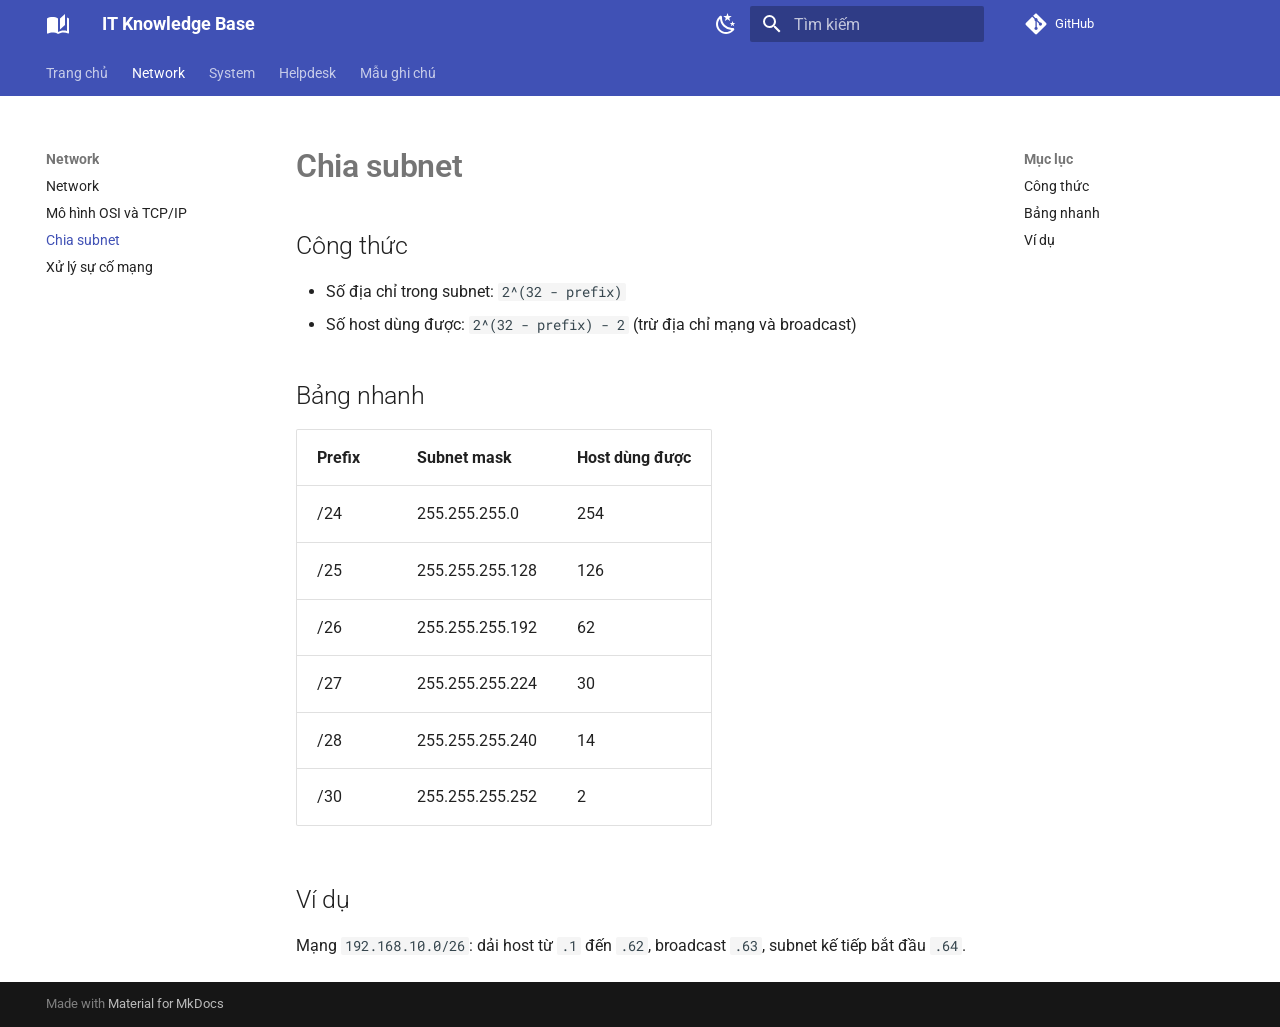
<file: network/subnetting/index.html>
<!doctype html>
<html lang="vi" class="no-js">
  <head>
    
      <meta charset="utf-8">
      <meta name="viewport" content="width=device-width,initial-scale=1">
      
        <meta name="description" content="Tổng hợp kiến thức Network, System, Helpdesk">
      
      
      
        <link rel="canonical" href="https://hiencrab.github.io/knowledge-base/network/subnetting/">
      
      
        <link rel="prev" href="../osi-tcpip/">
      
      
        <link rel="next" href="../troubleshooting/">
      
      
        
      
      
      <link rel="icon" href="../../assets/images/favicon.png">
      <meta name="generator" content="mkdocs-1.6.1, mkdocs-material-9.8.1">
    
    
      
        <title>Chia subnet - IT Knowledge Base</title>
      
    
    
      <link rel="stylesheet" href="../../assets/stylesheets/main.57a0d79d.min.css">
      
        
        <link rel="stylesheet" href="../../assets/stylesheets/palette.fb2fffe2.min.css">
      
      


    
    
      
    
    
      
        
        
        <link rel="preconnect" href="https://fonts.gstatic.com" crossorigin>
        <link rel="stylesheet" href="https://fonts.googleapis.com/css?family=Roboto:300,300i,400,400i,700,700i%7CRoboto+Mono:400,400i,700,700i&display=fallback">
        <style>:root{--md-text-font:"Roboto";--md-code-font:"Roboto Mono"}</style>
      
    
    
      <link rel="stylesheet" href="../../stylesheets/extra.css">
    
    <script>__md_scope=new URL("../..",location),__md_hash=e=>[...e].reduce(((e,_)=>(e<<5)-e+_.charCodeAt(0)),0),__md_get=(e,_=localStorage,t=__md_scope)=>JSON.parse(_.getItem(t.pathname+"."+e)),__md_set=(e,_,t=localStorage,a=__md_scope)=>{try{t.setItem(a.pathname+"."+e,JSON.stringify(_))}catch(e){}}</script>
    
      

    
    
  </head>
  
  
    
    
      
    
    
    
    
    <body dir="ltr" data-md-color-scheme="default" data-md-color-primary="indigo" data-md-color-accent="indigo">
  
    
    <input class="md-toggle" data-md-toggle="drawer" type="checkbox" id="__drawer" autocomplete="off">
    <input class="md-toggle" data-md-toggle="search" type="checkbox" id="__search" autocomplete="off">
    <label class="md-overlay" for="__drawer"></label>
    <div data-md-component="skip">
      
        
        <a href="#chia-subnet" class="md-skip">
          Bỏ qua
        </a>
      
    </div>
    <div data-md-component="announce">
      
    </div>
    
    
      

<header class="md-header" data-md-component="header">
  <nav class="md-header__inner md-grid" aria-label="Đầu trang">
    <a href="../.." title="IT Knowledge Base" class="md-header__button md-logo" aria-label="IT Knowledge Base" data-md-component="logo">
      
  
  <svg xmlns="http://www.w3.org/2000/svg" viewBox="0 0 24 24"><path d="m19 2-5 4.5v11l5-4.5zM6.5 5C4.55 5 2.45 5.4 1 6.5v14.66c0 .25.25.5.5.5.1 0 .15-.07.25-.07 1.35-.65 3.3-1.09 4.75-1.09 1.95 0 4.05.4 5.5 1.5 1.35-.85 3.8-1.5 5.5-1.5 1.65 0 3.35.31 4.75 1.06.1.05.15.03.25.03.25 0 .5-.25.5-.5V6.5c-.6-.45-1.25-.75-2-1V19c-1.1-.35-2.3-.5-3.5-.5-1.7 0-4.15.65-5.5 1.5V6.5C10.55 5.4 8.45 5 6.5 5"/></svg>

    </a>
    <label class="md-header__button md-icon" for="__drawer">
      
      <svg xmlns="http://www.w3.org/2000/svg" viewBox="0 0 24 24"><path d="M3 6h18v2H3zm0 5h18v2H3zm0 5h18v2H3z"/></svg>
    </label>
    <div class="md-header__title" data-md-component="header-title">
      <div class="md-header__ellipsis">
        <div class="md-header__topic">
          <span class="md-ellipsis">
            IT Knowledge Base
          </span>
        </div>
        <div class="md-header__topic" data-md-component="header-topic">
          <span class="md-ellipsis">
            
              Chia subnet
            
          </span>
        </div>
      </div>
    </div>
    
      
        <form class="md-header__option" data-md-component="palette">
  
    
    
    
    <input class="md-option" data-md-color-media="(prefers-color-scheme: light)" data-md-color-scheme="default" data-md-color-primary="indigo" data-md-color-accent="indigo"  aria-label="Chuyển sang chế độ tối"  type="radio" name="__palette" id="__palette_0">
    
      <label class="md-header__button md-icon" title="Chuyển sang chế độ tối" for="__palette_1" hidden>
        <svg xmlns="http://www.w3.org/2000/svg" viewBox="0 0 24 24"><path d="m17.75 4.09-2.53 1.94.91 3.06-2.63-1.81-2.63 1.81.91-3.06-2.53-1.94L12.44 4l1.06-3 1.06 3zm3.5 6.91-1.64 1.25.59 1.98-1.7-1.17-1.7 1.17.59-1.98L15.75 11l2.06-.05L18.5 9l.69 1.95zm-2.28 4.95c.83-.08 1.72 1.1 1.19 1.85-.32.45-.66.87-1.08 1.27C15.17 23 8.84 23 4.94 19.07c-3.91-3.9-3.91-10.24 0-14.14.4-.4.82-.76 1.27-1.08.75-.53 1.93.36 1.85 1.19-.27 2.86.69 5.83 2.89 8.02a9.96 9.96 0 0 0 8.02 2.89m-1.64 2.02a12.08 12.08 0 0 1-7.8-3.47c-2.17-2.19-3.33-5-3.49-7.82-2.81 3.14-2.7 7.96.31 10.98 3.02 3.01 7.84 3.12 10.98.31"/></svg>
      </label>
    
  
    
    
    
    <input class="md-option" data-md-color-media="(prefers-color-scheme: dark)" data-md-color-scheme="slate" data-md-color-primary="indigo" data-md-color-accent="indigo"  aria-label="Chuyển sang chế độ sáng"  type="radio" name="__palette" id="__palette_1">
    
      <label class="md-header__button md-icon" title="Chuyển sang chế độ sáng" for="__palette_0" hidden>
        <svg xmlns="http://www.w3.org/2000/svg" viewBox="0 0 24 24"><path d="M12 7a5 5 0 0 1 5 5 5 5 0 0 1-5 5 5 5 0 0 1-5-5 5 5 0 0 1 5-5m0 2a3 3 0 0 0-3 3 3 3 0 0 0 3 3 3 3 0 0 0 3-3 3 3 0 0 0-3-3m0-7 2.39 3.42C13.65 5.15 12.84 5 12 5s-1.65.15-2.39.42zM3.34 7l4.16-.35A7.2 7.2 0 0 0 5.94 8.5c-.44.74-.69 1.5-.83 2.29zm.02 10 1.76-3.77a7.131 7.131 0 0 0 2.38 4.14zM20.65 7l-1.77 3.79a7.02 7.02 0 0 0-2.38-4.15zm-.01 10-4.14.36c.59-.51 1.12-1.14 1.54-1.86.42-.73.69-1.5.83-2.29zM12 22l-2.41-3.44c.74.27 1.55.44 2.41.44.82 0 1.63-.17 2.37-.44z"/></svg>
      </label>
    
  
</form>
      
    
    
      <script>var palette=__md_get("__palette");if(palette&&palette.color){if("(prefers-color-scheme)"===palette.color.media){var media=matchMedia("(prefers-color-scheme: light)"),input=document.querySelector(media.matches?"[data-md-color-media='(prefers-color-scheme: light)']":"[data-md-color-media='(prefers-color-scheme: dark)']");palette.color.media=input.getAttribute("data-md-color-media"),palette.color.scheme=input.getAttribute("data-md-color-scheme"),palette.color.primary=input.getAttribute("data-md-color-primary"),palette.color.accent=input.getAttribute("data-md-color-accent")}for(var[key,value]of Object.entries(palette.color))document.body.setAttribute("data-md-color-"+key,value)}</script>
    
    
    
      
      
        <label class="md-header__button md-icon" for="__search">
          
          <svg xmlns="http://www.w3.org/2000/svg" viewBox="0 0 24 24"><path d="M9.5 3A6.5 6.5 0 0 1 16 9.5c0 1.61-.59 3.09-1.56 4.23l.27.27h.79l5 5-1.5 1.5-5-5v-.79l-.27-.27A6.52 6.52 0 0 1 9.5 16 6.5 6.5 0 0 1 3 9.5 6.5 6.5 0 0 1 9.5 3m0 2C7 5 5 7 5 9.5S7 14 9.5 14 14 12 14 9.5 12 5 9.5 5"/></svg>
        </label>
        <div class="md-search" data-md-component="search" role="dialog">
  <label class="md-search__overlay" for="__search"></label>
  <div class="md-search__inner" role="search">
    <form class="md-search__form" name="search">
      <input type="text" class="md-search__input" name="query" aria-label="Tìm kiếm" placeholder="Tìm kiếm" autocapitalize="off" autocorrect="off" autocomplete="off" spellcheck="false" data-md-component="search-query" required>
      <label class="md-search__icon md-icon" for="__search">
        
        <svg xmlns="http://www.w3.org/2000/svg" viewBox="0 0 24 24"><path d="M9.5 3A6.5 6.5 0 0 1 16 9.5c0 1.61-.59 3.09-1.56 4.23l.27.27h.79l5 5-1.5 1.5-5-5v-.79l-.27-.27A6.52 6.52 0 0 1 9.5 16 6.5 6.5 0 0 1 3 9.5 6.5 6.5 0 0 1 9.5 3m0 2C7 5 5 7 5 9.5S7 14 9.5 14 14 12 14 9.5 12 5 9.5 5"/></svg>
        
        <svg xmlns="http://www.w3.org/2000/svg" viewBox="0 0 24 24"><path d="M20 11v2H8l5.5 5.5-1.42 1.42L4.16 12l7.92-7.92L13.5 5.5 8 11z"/></svg>
      </label>
      <nav class="md-search__options" aria-label="Tìm kiếm">
        
        <button type="reset" class="md-search__icon md-icon" title="Xoá" aria-label="Xoá" tabindex="-1">
          
          <svg xmlns="http://www.w3.org/2000/svg" viewBox="0 0 24 24"><path d="M19 6.41 17.59 5 12 10.59 6.41 5 5 6.41 10.59 12 5 17.59 6.41 19 12 13.41 17.59 19 19 17.59 13.41 12z"/></svg>
        </button>
      </nav>
      
        <div class="md-search__suggest" data-md-component="search-suggest"></div>
      
    </form>
    <div class="md-search__output">
      <div class="md-search__scrollwrap" tabindex="0" data-md-scrollfix>
        <div class="md-search-result" data-md-component="search-result">
          <div class="md-search-result__meta">
            Initializing search
          </div>
          <ol class="md-search-result__list" role="presentation"></ol>
        </div>
      </div>
    </div>
  </div>
</div>
      
    
    
      <div class="md-header__source">
        <a href="https://github.com/hiencrab/knowledge-base" title="Xem mã nguồn" class="md-source" data-md-component="source">
  <div class="md-source__icon md-icon">
    
    <svg xmlns="http://www.w3.org/2000/svg" viewBox="0 0 448 512"><!--! Font Awesome Free 7.1.0 by @fontawesome - https://fontawesome.com License - https://fontawesome.com/license/free (Icons: CC BY 4.0, Fonts: SIL OFL 1.1, Code: MIT License) Copyright 2025 Fonticons, Inc.--><path d="M439.6 236.1 244 40.5c-5.4-5.5-12.8-8.5-20.4-8.5s-15 3-20.4 8.4L162.5 81l51.5 51.5c27.1-9.1 52.7 16.8 43.4 43.7l49.7 49.7c34.2-11.8 61.2 31 35.5 56.7-26.5 26.5-70.2-2.9-56-37.3L240.3 199v121.9c25.3 12.5 22.3 41.8 9.1 55-6.4 6.4-15.2 10.1-24.3 10.1s-17.8-3.6-24.3-10.1c-17.6-17.6-11.1-46.9 11.2-56v-123c-20.8-8.5-24.6-30.7-18.6-45L142.6 101 8.5 235.1C3 240.6 0 247.9 0 255.5s3 15 8.5 20.4l195.6 195.7c5.4 5.4 12.7 8.4 20.4 8.4s15-3 20.4-8.4l194.7-194.7c5.4-5.4 8.4-12.8 8.4-20.4s-3-15-8.4-20.4"/></svg>
  </div>
  <div class="md-source__repository">
    GitHub
  </div>
</a>
      </div>
    
  </nav>
  
</header>
    
    <div class="md-container" data-md-component="container">
      
      
        
          
            
<nav class="md-tabs" aria-label="Tabs" data-md-component="tabs">
  <div class="md-grid">
    <ul class="md-tabs__list">
      
        
  
  
  
  
    <li class="md-tabs__item">
      <a href="../.." class="md-tabs__link">
        
  
  
    
  
  Trang chủ

      </a>
    </li>
  

      
        
  
  
  
    
  
  
    
    
      <li class="md-tabs__item md-tabs__item--active">
        <a href="../" class="md-tabs__link">
          
  
  
  Network

        </a>
      </li>
    
  

      
        
  
  
  
  
    
    
      <li class="md-tabs__item">
        <a href="../../system/" class="md-tabs__link">
          
  
  
  System

        </a>
      </li>
    
  

      
        
  
  
  
  
    
    
      <li class="md-tabs__item">
        <a href="../../helpdesk/" class="md-tabs__link">
          
  
  
  Helpdesk

        </a>
      </li>
    
  

      
        
  
  
  
  
    <li class="md-tabs__item">
      <a href="../../template/" class="md-tabs__link">
        
  
  
    
  
  Mẫu ghi chú

      </a>
    </li>
  

      
    </ul>
  </div>
</nav>
          
        
      
      <main class="md-main" data-md-component="main">
        <div class="md-main__inner md-grid">
          
            
              
              <div class="md-sidebar md-sidebar--primary" data-md-component="sidebar" data-md-type="navigation" >
                <div class="md-sidebar__scrollwrap">
                  <div class="md-sidebar__inner">
                    


  


<nav class="md-nav md-nav--primary md-nav--lifted" aria-label="Thanh điều hướng" data-md-level="0">
  <label class="md-nav__title" for="__drawer">
    <a href="../.." title="IT Knowledge Base" class="md-nav__button md-logo" aria-label="IT Knowledge Base" data-md-component="logo">
      
  
  <svg xmlns="http://www.w3.org/2000/svg" viewBox="0 0 24 24"><path d="m19 2-5 4.5v11l5-4.5zM6.5 5C4.55 5 2.45 5.4 1 6.5v14.66c0 .25.25.5.5.5.1 0 .15-.07.25-.07 1.35-.65 3.3-1.09 4.75-1.09 1.95 0 4.05.4 5.5 1.5 1.35-.85 3.8-1.5 5.5-1.5 1.65 0 3.35.31 4.75 1.06.1.05.15.03.25.03.25 0 .5-.25.5-.5V6.5c-.6-.45-1.25-.75-2-1V19c-1.1-.35-2.3-.5-3.5-.5-1.7 0-4.15.65-5.5 1.5V6.5C10.55 5.4 8.45 5 6.5 5"/></svg>

    </a>
    IT Knowledge Base
  </label>
  
    <div class="md-nav__source">
      <a href="https://github.com/hiencrab/knowledge-base" title="Xem mã nguồn" class="md-source" data-md-component="source">
  <div class="md-source__icon md-icon">
    
    <svg xmlns="http://www.w3.org/2000/svg" viewBox="0 0 448 512"><!--! Font Awesome Free 7.1.0 by @fontawesome - https://fontawesome.com License - https://fontawesome.com/license/free (Icons: CC BY 4.0, Fonts: SIL OFL 1.1, Code: MIT License) Copyright 2025 Fonticons, Inc.--><path d="M439.6 236.1 244 40.5c-5.4-5.5-12.8-8.5-20.4-8.5s-15 3-20.4 8.4L162.5 81l51.5 51.5c27.1-9.1 52.7 16.8 43.4 43.7l49.7 49.7c34.2-11.8 61.2 31 35.5 56.7-26.5 26.5-70.2-2.9-56-37.3L240.3 199v121.9c25.3 12.5 22.3 41.8 9.1 55-6.4 6.4-15.2 10.1-24.3 10.1s-17.8-3.6-24.3-10.1c-17.6-17.6-11.1-46.9 11.2-56v-123c-20.8-8.5-24.6-30.7-18.6-45L142.6 101 8.5 235.1C3 240.6 0 247.9 0 255.5s3 15 8.5 20.4l195.6 195.7c5.4 5.4 12.7 8.4 20.4 8.4s15-3 20.4-8.4l194.7-194.7c5.4-5.4 8.4-12.8 8.4-20.4s-3-15-8.4-20.4"/></svg>
  </div>
  <div class="md-source__repository">
    GitHub
  </div>
</a>
    </div>
  
  <ul class="md-nav__list" data-md-scrollfix>
    
      
      
  
  
  
  
    <li class="md-nav__item">
      <a href="../.." class="md-nav__link">
        
  
  
  <span class="md-ellipsis">
    
  
    Trang chủ
  

    
  </span>
  
  

      </a>
    </li>
  

    
      
      
  
  
    
  
  
  
    
    
    
    
      
        
        
      
      
        
      
    
    
    <li class="md-nav__item md-nav__item--active md-nav__item--section md-nav__item--nested">
      
        
        
        <input class="md-nav__toggle md-toggle " type="checkbox" id="__nav_2" checked>
        
          
          <label class="md-nav__link" for="__nav_2" id="__nav_2_label" tabindex="">
            
  
  
  <span class="md-ellipsis">
    
  
    Network
  

    
  </span>
  
  

            <span class="md-nav__icon md-icon"></span>
          </label>
        
        <nav class="md-nav" data-md-level="1" aria-labelledby="__nav_2_label" aria-expanded="true">
          <label class="md-nav__title" for="__nav_2">
            <span class="md-nav__icon md-icon"></span>
            
  
    Network
  

          </label>
          <ul class="md-nav__list" data-md-scrollfix>
            
              
                
  
  
  
  
    <li class="md-nav__item">
      <a href="../" class="md-nav__link">
        
  
  
  <span class="md-ellipsis">
    
  
    Network
  

    
  </span>
  
  

      </a>
    </li>
  

              
            
              
                
  
  
  
  
    <li class="md-nav__item">
      <a href="../osi-tcpip/" class="md-nav__link">
        
  
  
  <span class="md-ellipsis">
    
  
    Mô hình OSI và TCP/IP
  

    
  </span>
  
  

      </a>
    </li>
  

              
            
              
                
  
  
    
  
  
  
    <li class="md-nav__item md-nav__item--active">
      
      <input class="md-nav__toggle md-toggle" type="checkbox" id="__toc">
      
      
        
      
      
        <label class="md-nav__link md-nav__link--active" for="__toc">
          
  
  
  <span class="md-ellipsis">
    
  
    Chia subnet
  

    
  </span>
  
  

          <span class="md-nav__icon md-icon"></span>
        </label>
      
      <a href="./" class="md-nav__link md-nav__link--active">
        
  
  
  <span class="md-ellipsis">
    
  
    Chia subnet
  

    
  </span>
  
  

      </a>
      
        

<nav class="md-nav md-nav--secondary" aria-label="Mục lục">
  
  
  
    
  
  
    <label class="md-nav__title" for="__toc">
      <span class="md-nav__icon md-icon"></span>
      Mục lục
    </label>
    <ul class="md-nav__list" data-md-component="toc" data-md-scrollfix>
      
        <li class="md-nav__item">
  <a href="#cong-thuc" class="md-nav__link">
    <span class="md-ellipsis">
      
        Công thức
      
    </span>
  </a>
  
</li>
      
        <li class="md-nav__item">
  <a href="#bang-nhanh" class="md-nav__link">
    <span class="md-ellipsis">
      
        Bảng nhanh
      
    </span>
  </a>
  
</li>
      
        <li class="md-nav__item">
  <a href="#vi-du" class="md-nav__link">
    <span class="md-ellipsis">
      
        Ví dụ
      
    </span>
  </a>
  
</li>
      
    </ul>
  
</nav>
      
    </li>
  

              
            
              
                
  
  
  
  
    <li class="md-nav__item">
      <a href="../troubleshooting/" class="md-nav__link">
        
  
  
  <span class="md-ellipsis">
    
  
    Xử lý sự cố mạng
  

    
  </span>
  
  

      </a>
    </li>
  

              
            
          </ul>
        </nav>
      
    </li>
  

    
      
      
  
  
  
  
    
    
    
    
      
      
        
      
    
    
    <li class="md-nav__item md-nav__item--nested">
      
        
        
        <input class="md-nav__toggle md-toggle " type="checkbox" id="__nav_3" >
        
          
          <label class="md-nav__link" for="__nav_3" id="__nav_3_label" tabindex="0">
            
  
  
  <span class="md-ellipsis">
    
  
    System
  

    
  </span>
  
  

            <span class="md-nav__icon md-icon"></span>
          </label>
        
        <nav class="md-nav" data-md-level="1" aria-labelledby="__nav_3_label" aria-expanded="false">
          <label class="md-nav__title" for="__nav_3">
            <span class="md-nav__icon md-icon"></span>
            
  
    System
  

          </label>
          <ul class="md-nav__list" data-md-scrollfix>
            
              
                
  
  
  
  
    <li class="md-nav__item">
      <a href="../../system/" class="md-nav__link">
        
  
  
  <span class="md-ellipsis">
    
  
    System
  

    
  </span>
  
  

      </a>
    </li>
  

              
            
              
                
  
  
  
  
    <li class="md-nav__item">
      <a href="../../system/linux-commands/" class="md-nav__link">
        
  
  
  <span class="md-ellipsis">
    
  
    Lệnh Linux thường dùng
  

    
  </span>
  
  

      </a>
    </li>
  

              
            
              
                
  
  
  
  
    <li class="md-nav__item">
      <a href="../../system/windows-ad/" class="md-nav__link">
        
  
  
  <span class="md-ellipsis">
    
  
    Windows và Active Directory
  

    
  </span>
  
  

      </a>
    </li>
  

              
            
              
                
  
  
  
  
    <li class="md-nav__item">
      <a href="../../system/backup/" class="md-nav__link">
        
  
  
  <span class="md-ellipsis">
    
  
    Sao lưu và khôi phục
  

    
  </span>
  
  

      </a>
    </li>
  

              
            
          </ul>
        </nav>
      
    </li>
  

    
      
      
  
  
  
  
    
    
    
    
      
      
        
      
    
    
    <li class="md-nav__item md-nav__item--nested">
      
        
        
        <input class="md-nav__toggle md-toggle " type="checkbox" id="__nav_4" >
        
          
          <label class="md-nav__link" for="__nav_4" id="__nav_4_label" tabindex="0">
            
  
  
  <span class="md-ellipsis">
    
  
    Helpdesk
  

    
  </span>
  
  

            <span class="md-nav__icon md-icon"></span>
          </label>
        
        <nav class="md-nav" data-md-level="1" aria-labelledby="__nav_4_label" aria-expanded="false">
          <label class="md-nav__title" for="__nav_4">
            <span class="md-nav__icon md-icon"></span>
            
  
    Helpdesk
  

          </label>
          <ul class="md-nav__list" data-md-scrollfix>
            
              
                
  
  
  
  
    <li class="md-nav__item">
      <a href="../../helpdesk/" class="md-nav__link">
        
  
  
  <span class="md-ellipsis">
    
  
    Helpdesk
  

    
  </span>
  
  

      </a>
    </li>
  

              
            
              
                
  
  
  
  
    <li class="md-nav__item">
      <a href="../../helpdesk/ticket-process/" class="md-nav__link">
        
  
  
  <span class="md-ellipsis">
    
  
    Quy trình xử lý ticket
  

    
  </span>
  
  

      </a>
    </li>
  

              
            
              
                
  
  
  
  
    <li class="md-nav__item">
      <a href="../../helpdesk/common-issues/" class="md-nav__link">
        
  
  
  <span class="md-ellipsis">
    
  
    Checklist sự cố thường gặp
  

    
  </span>
  
  

      </a>
    </li>
  

              
            
          </ul>
        </nav>
      
    </li>
  

    
      
      
  
  
  
  
    <li class="md-nav__item">
      <a href="../../template/" class="md-nav__link">
        
  
  
  <span class="md-ellipsis">
    
  
    Mẫu ghi chú
  

    
  </span>
  
  

      </a>
    </li>
  

    
  </ul>
</nav>
                  </div>
                </div>
              </div>
            
            
              
              <div class="md-sidebar md-sidebar--secondary" data-md-component="sidebar" data-md-type="toc" >
                <div class="md-sidebar__scrollwrap">
                  <div class="md-sidebar__inner">
                    

<nav class="md-nav md-nav--secondary" aria-label="Mục lục">
  
  
  
    
  
  
    <label class="md-nav__title" for="__toc">
      <span class="md-nav__icon md-icon"></span>
      Mục lục
    </label>
    <ul class="md-nav__list" data-md-component="toc" data-md-scrollfix>
      
        <li class="md-nav__item">
  <a href="#cong-thuc" class="md-nav__link">
    <span class="md-ellipsis">
      
        Công thức
      
    </span>
  </a>
  
</li>
      
        <li class="md-nav__item">
  <a href="#bang-nhanh" class="md-nav__link">
    <span class="md-ellipsis">
      
        Bảng nhanh
      
    </span>
  </a>
  
</li>
      
        <li class="md-nav__item">
  <a href="#vi-du" class="md-nav__link">
    <span class="md-ellipsis">
      
        Ví dụ
      
    </span>
  </a>
  
</li>
      
    </ul>
  
</nav>
                  </div>
                </div>
              </div>
            
          
          
            <div class="md-content" data-md-component="content">
              
              <article class="md-content__inner md-typeset">
                
                  


  
  


<h1 id="chia-subnet">Chia subnet<a class="headerlink" href="#chia-subnet" title="Permanent link">&para;</a></h1>
<h2 id="cong-thuc">Công thức<a class="headerlink" href="#cong-thuc" title="Permanent link">&para;</a></h2>
<ul>
<li>Số địa chỉ trong subnet: <code>2^(32 - prefix)</code></li>
<li>Số host dùng được: <code>2^(32 - prefix) - 2</code> (trừ địa chỉ mạng và broadcast)</li>
</ul>
<h2 id="bang-nhanh">Bảng nhanh<a class="headerlink" href="#bang-nhanh" title="Permanent link">&para;</a></h2>
<table>
<thead>
<tr>
<th>Prefix</th>
<th>Subnet mask</th>
<th>Host dùng được</th>
</tr>
</thead>
<tbody>
<tr>
<td>/24</td>
<td>255.255.255.0</td>
<td>254</td>
</tr>
<tr>
<td>/25</td>
<td>255.255.255.128</td>
<td>126</td>
</tr>
<tr>
<td>/26</td>
<td>255.255.255.192</td>
<td>62</td>
</tr>
<tr>
<td>/27</td>
<td>255.255.255.224</td>
<td>30</td>
</tr>
<tr>
<td>/28</td>
<td>255.255.255.240</td>
<td>14</td>
</tr>
<tr>
<td>/30</td>
<td>255.255.255.252</td>
<td>2</td>
</tr>
</tbody>
</table>
<h2 id="vi-du">Ví dụ<a class="headerlink" href="#vi-du" title="Permanent link">&para;</a></h2>
<p>Mạng <code>192.168.10.0/26</code>: dải host từ <code>.1</code> đến <code>.62</code>, broadcast <code>.63</code>, subnet kế tiếp bắt đầu <code>.64</code>.</p>












                
              </article>
            </div>
          
          
  <script>var tabs=__md_get("__tabs");if(Array.isArray(tabs))e:for(var set of document.querySelectorAll(".tabbed-set")){var labels=set.querySelector(".tabbed-labels");for(var tab of tabs)for(var label of labels.getElementsByTagName("label"))if(label.innerText.trim()===tab){var input=document.getElementById(label.htmlFor);input.checked=!0;continue e}}</script>

<script>var target=document.getElementById(location.hash.slice(1));target&&target.name&&(target.checked=target.name.startsWith("__tabbed_"))</script>
        </div>
        
          <button type="button" class="md-top md-icon" data-md-component="top" hidden>
  
  <svg xmlns="http://www.w3.org/2000/svg" viewBox="0 0 24 24"><path d="M13 20h-2V8l-5.5 5.5-1.42-1.42L12 4.16l7.92 7.92-1.42 1.42L13 8z"/></svg>
  Trở lại mục lục
</button>
        
      </main>
      
        <footer class="md-footer">
  
  <div class="md-footer-meta md-typeset">
    <div class="md-footer-meta__inner md-grid">
      <div class="md-copyright">
  
  
    Made with
    <a href="https://squidfunk.github.io/mkdocs-material/" target="_blank" rel="noopener">
      Material for MkDocs
    </a>
  
</div>
      
    </div>
  </div>
</footer>
      
    </div>
    <div class="md-dialog" data-md-component="dialog">
      <div class="md-dialog__inner md-typeset"></div>
    </div>
    
    
    
      
      
      <script id="__config" type="application/json">{"annotate": null, "base": "../..", "features": ["navigation.tabs", "navigation.sections", "navigation.top", "search.suggest", "search.highlight", "content.code.copy", "content.tabs.link"], "search": "../../assets/javascripts/workers/search.a7633da7.min.js", "tags": null, "translations": {"clipboard.copied": "\u0110\u00e3 sao ch\u00e9p", "clipboard.copy": "Sao ch\u00e9p v\u00e0o b\u1ed9 nh\u1edb t\u1ea1m", "search.result.more.one": "1 t\u1eeb kh\u00e1c trong trang", "search.result.more.other": "# t\u1eeb kh\u00e1c trong trang", "search.result.none": "Kh\u00f4ng t\u00ecm th\u1ea5y t\u00e0i li\u1ec7u li\u00ean quan", "search.result.one": "1 t\u00e0i li\u1ec7u li\u00ean quan", "search.result.other": "# t\u00e0i li\u1ec7u li\u00ean quan", "search.result.placeholder": "Nh\u1eadp \u0111\u1ec3 b\u1eaft \u0111\u1ea7u t\u00ecm ki\u1ebfm", "search.result.term.missing": "Kh\u00f4ng", "select.version": "Ch\u1ecdn phi\u00ean b\u1ea3n"}, "version": null}</script>
    
    
      <script src="../../assets/javascripts/bundle.a5f9d56c.min.js"></script>
      
    
  </body>
</html>
</file>
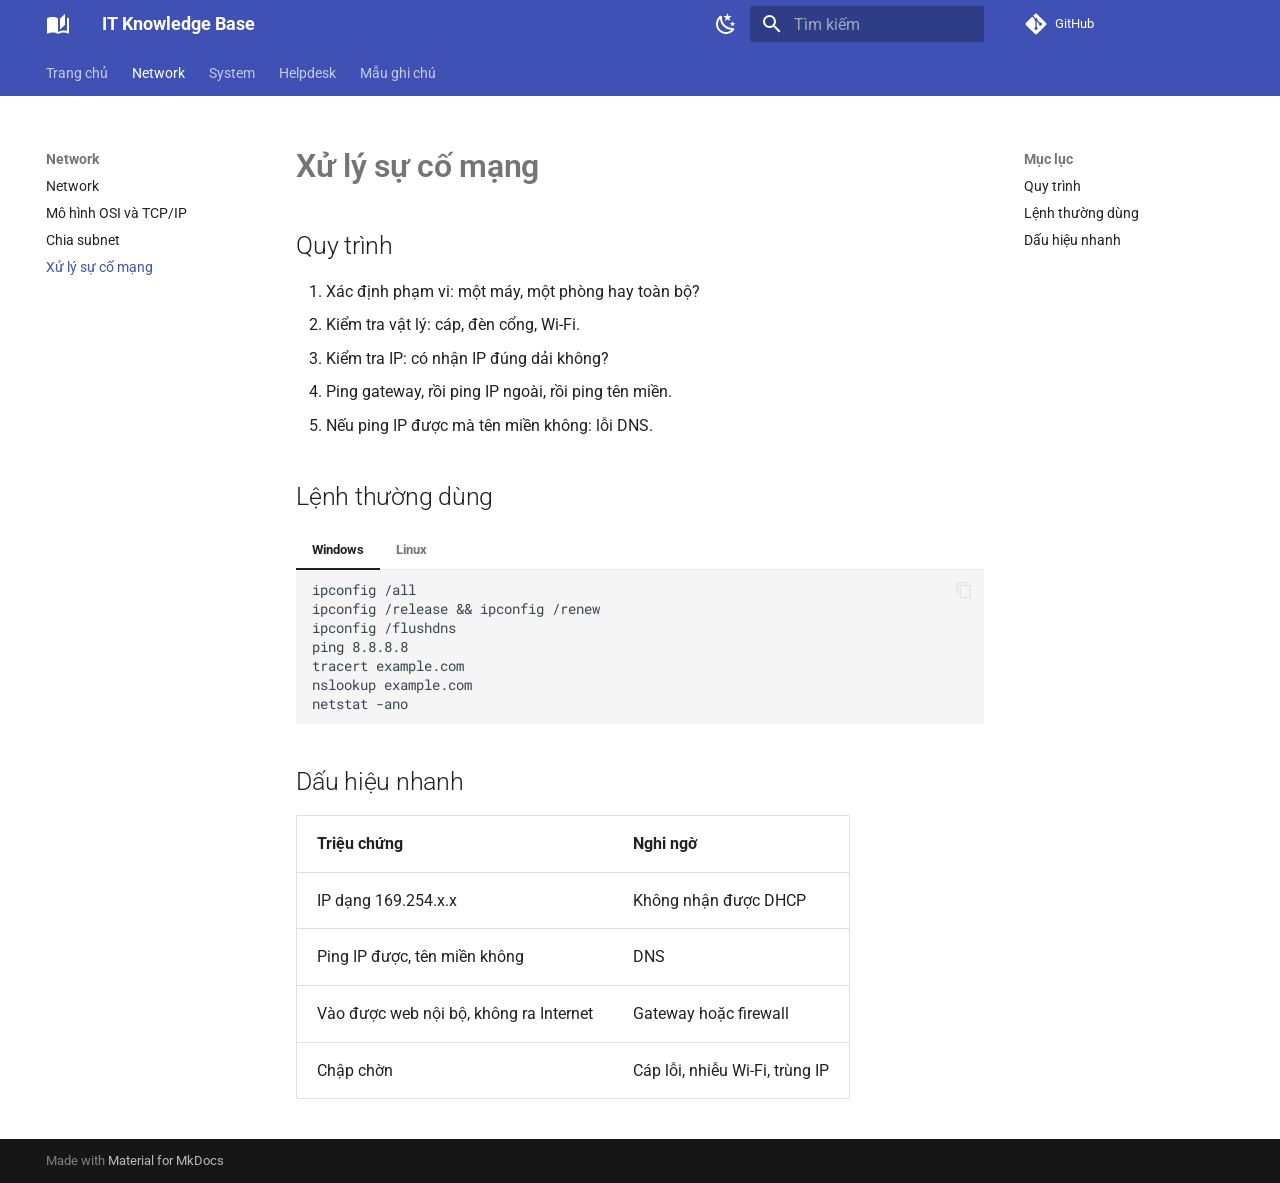
<file: network/troubleshooting/index.html>
<!doctype html>
<html lang="vi" class="no-js">
  <head>
    
      <meta charset="utf-8">
      <meta name="viewport" content="width=device-width,initial-scale=1">
      
        <meta name="description" content="Tổng hợp kiến thức Network, System, Helpdesk">
      
      
      
        <link rel="canonical" href="https://hiencrab.github.io/knowledge-base/network/troubleshooting/">
      
      
        <link rel="prev" href="../subnetting/">
      
      
        <link rel="next" href="../../system/">
      
      
        
      
      
      <link rel="icon" href="../../assets/images/favicon.png">
      <meta name="generator" content="mkdocs-1.6.1, mkdocs-material-9.8.1">
    
    
      
        <title>Xử lý sự cố mạng - IT Knowledge Base</title>
      
    
    
      <link rel="stylesheet" href="../../assets/stylesheets/main.57a0d79d.min.css">
      
        
        <link rel="stylesheet" href="../../assets/stylesheets/palette.fb2fffe2.min.css">
      
      


    
    
      
    
    
      
        
        
        <link rel="preconnect" href="https://fonts.gstatic.com" crossorigin>
        <link rel="stylesheet" href="https://fonts.googleapis.com/css?family=Roboto:300,300i,400,400i,700,700i%7CRoboto+Mono:400,400i,700,700i&display=fallback">
        <style>:root{--md-text-font:"Roboto";--md-code-font:"Roboto Mono"}</style>
      
    
    
      <link rel="stylesheet" href="../../stylesheets/extra.css">
    
    <script>__md_scope=new URL("../..",location),__md_hash=e=>[...e].reduce(((e,_)=>(e<<5)-e+_.charCodeAt(0)),0),__md_get=(e,_=localStorage,t=__md_scope)=>JSON.parse(_.getItem(t.pathname+"."+e)),__md_set=(e,_,t=localStorage,a=__md_scope)=>{try{t.setItem(a.pathname+"."+e,JSON.stringify(_))}catch(e){}}</script>
    
      

    
    
  </head>
  
  
    
    
      
    
    
    
    
    <body dir="ltr" data-md-color-scheme="default" data-md-color-primary="indigo" data-md-color-accent="indigo">
  
    
    <input class="md-toggle" data-md-toggle="drawer" type="checkbox" id="__drawer" autocomplete="off">
    <input class="md-toggle" data-md-toggle="search" type="checkbox" id="__search" autocomplete="off">
    <label class="md-overlay" for="__drawer"></label>
    <div data-md-component="skip">
      
        
        <a href="#xu-ly-su-co-mang" class="md-skip">
          Bỏ qua
        </a>
      
    </div>
    <div data-md-component="announce">
      
    </div>
    
    
      

<header class="md-header" data-md-component="header">
  <nav class="md-header__inner md-grid" aria-label="Đầu trang">
    <a href="../.." title="IT Knowledge Base" class="md-header__button md-logo" aria-label="IT Knowledge Base" data-md-component="logo">
      
  
  <svg xmlns="http://www.w3.org/2000/svg" viewBox="0 0 24 24"><path d="m19 2-5 4.5v11l5-4.5zM6.5 5C4.55 5 2.45 5.4 1 6.5v14.66c0 .25.25.5.5.5.1 0 .15-.07.25-.07 1.35-.65 3.3-1.09 4.75-1.09 1.95 0 4.05.4 5.5 1.5 1.35-.85 3.8-1.5 5.5-1.5 1.65 0 3.35.31 4.75 1.06.1.05.15.03.25.03.25 0 .5-.25.5-.5V6.5c-.6-.45-1.25-.75-2-1V19c-1.1-.35-2.3-.5-3.5-.5-1.7 0-4.15.65-5.5 1.5V6.5C10.55 5.4 8.45 5 6.5 5"/></svg>

    </a>
    <label class="md-header__button md-icon" for="__drawer">
      
      <svg xmlns="http://www.w3.org/2000/svg" viewBox="0 0 24 24"><path d="M3 6h18v2H3zm0 5h18v2H3zm0 5h18v2H3z"/></svg>
    </label>
    <div class="md-header__title" data-md-component="header-title">
      <div class="md-header__ellipsis">
        <div class="md-header__topic">
          <span class="md-ellipsis">
            IT Knowledge Base
          </span>
        </div>
        <div class="md-header__topic" data-md-component="header-topic">
          <span class="md-ellipsis">
            
              Xử lý sự cố mạng
            
          </span>
        </div>
      </div>
    </div>
    
      
        <form class="md-header__option" data-md-component="palette">
  
    
    
    
    <input class="md-option" data-md-color-media="(prefers-color-scheme: light)" data-md-color-scheme="default" data-md-color-primary="indigo" data-md-color-accent="indigo"  aria-label="Chuyển sang chế độ tối"  type="radio" name="__palette" id="__palette_0">
    
      <label class="md-header__button md-icon" title="Chuyển sang chế độ tối" for="__palette_1" hidden>
        <svg xmlns="http://www.w3.org/2000/svg" viewBox="0 0 24 24"><path d="m17.75 4.09-2.53 1.94.91 3.06-2.63-1.81-2.63 1.81.91-3.06-2.53-1.94L12.44 4l1.06-3 1.06 3zm3.5 6.91-1.64 1.25.59 1.98-1.7-1.17-1.7 1.17.59-1.98L15.75 11l2.06-.05L18.5 9l.69 1.95zm-2.28 4.95c.83-.08 1.72 1.1 1.19 1.85-.32.45-.66.87-1.08 1.27C15.17 23 8.84 23 4.94 19.07c-3.91-3.9-3.91-10.24 0-14.14.4-.4.82-.76 1.27-1.08.75-.53 1.93.36 1.85 1.19-.27 2.86.69 5.83 2.89 8.02a9.96 9.96 0 0 0 8.02 2.89m-1.64 2.02a12.08 12.08 0 0 1-7.8-3.47c-2.17-2.19-3.33-5-3.49-7.82-2.81 3.14-2.7 7.96.31 10.98 3.02 3.01 7.84 3.12 10.98.31"/></svg>
      </label>
    
  
    
    
    
    <input class="md-option" data-md-color-media="(prefers-color-scheme: dark)" data-md-color-scheme="slate" data-md-color-primary="indigo" data-md-color-accent="indigo"  aria-label="Chuyển sang chế độ sáng"  type="radio" name="__palette" id="__palette_1">
    
      <label class="md-header__button md-icon" title="Chuyển sang chế độ sáng" for="__palette_0" hidden>
        <svg xmlns="http://www.w3.org/2000/svg" viewBox="0 0 24 24"><path d="M12 7a5 5 0 0 1 5 5 5 5 0 0 1-5 5 5 5 0 0 1-5-5 5 5 0 0 1 5-5m0 2a3 3 0 0 0-3 3 3 3 0 0 0 3 3 3 3 0 0 0 3-3 3 3 0 0 0-3-3m0-7 2.39 3.42C13.65 5.15 12.84 5 12 5s-1.65.15-2.39.42zM3.34 7l4.16-.35A7.2 7.2 0 0 0 5.94 8.5c-.44.74-.69 1.5-.83 2.29zm.02 10 1.76-3.77a7.131 7.131 0 0 0 2.38 4.14zM20.65 7l-1.77 3.79a7.02 7.02 0 0 0-2.38-4.15zm-.01 10-4.14.36c.59-.51 1.12-1.14 1.54-1.86.42-.73.69-1.5.83-2.29zM12 22l-2.41-3.44c.74.27 1.55.44 2.41.44.82 0 1.63-.17 2.37-.44z"/></svg>
      </label>
    
  
</form>
      
    
    
      <script>var palette=__md_get("__palette");if(palette&&palette.color){if("(prefers-color-scheme)"===palette.color.media){var media=matchMedia("(prefers-color-scheme: light)"),input=document.querySelector(media.matches?"[data-md-color-media='(prefers-color-scheme: light)']":"[data-md-color-media='(prefers-color-scheme: dark)']");palette.color.media=input.getAttribute("data-md-color-media"),palette.color.scheme=input.getAttribute("data-md-color-scheme"),palette.color.primary=input.getAttribute("data-md-color-primary"),palette.color.accent=input.getAttribute("data-md-color-accent")}for(var[key,value]of Object.entries(palette.color))document.body.setAttribute("data-md-color-"+key,value)}</script>
    
    
    
      
      
        <label class="md-header__button md-icon" for="__search">
          
          <svg xmlns="http://www.w3.org/2000/svg" viewBox="0 0 24 24"><path d="M9.5 3A6.5 6.5 0 0 1 16 9.5c0 1.61-.59 3.09-1.56 4.23l.27.27h.79l5 5-1.5 1.5-5-5v-.79l-.27-.27A6.52 6.52 0 0 1 9.5 16 6.5 6.5 0 0 1 3 9.5 6.5 6.5 0 0 1 9.5 3m0 2C7 5 5 7 5 9.5S7 14 9.5 14 14 12 14 9.5 12 5 9.5 5"/></svg>
        </label>
        <div class="md-search" data-md-component="search" role="dialog">
  <label class="md-search__overlay" for="__search"></label>
  <div class="md-search__inner" role="search">
    <form class="md-search__form" name="search">
      <input type="text" class="md-search__input" name="query" aria-label="Tìm kiếm" placeholder="Tìm kiếm" autocapitalize="off" autocorrect="off" autocomplete="off" spellcheck="false" data-md-component="search-query" required>
      <label class="md-search__icon md-icon" for="__search">
        
        <svg xmlns="http://www.w3.org/2000/svg" viewBox="0 0 24 24"><path d="M9.5 3A6.5 6.5 0 0 1 16 9.5c0 1.61-.59 3.09-1.56 4.23l.27.27h.79l5 5-1.5 1.5-5-5v-.79l-.27-.27A6.52 6.52 0 0 1 9.5 16 6.5 6.5 0 0 1 3 9.5 6.5 6.5 0 0 1 9.5 3m0 2C7 5 5 7 5 9.5S7 14 9.5 14 14 12 14 9.5 12 5 9.5 5"/></svg>
        
        <svg xmlns="http://www.w3.org/2000/svg" viewBox="0 0 24 24"><path d="M20 11v2H8l5.5 5.5-1.42 1.42L4.16 12l7.92-7.92L13.5 5.5 8 11z"/></svg>
      </label>
      <nav class="md-search__options" aria-label="Tìm kiếm">
        
        <button type="reset" class="md-search__icon md-icon" title="Xoá" aria-label="Xoá" tabindex="-1">
          
          <svg xmlns="http://www.w3.org/2000/svg" viewBox="0 0 24 24"><path d="M19 6.41 17.59 5 12 10.59 6.41 5 5 6.41 10.59 12 5 17.59 6.41 19 12 13.41 17.59 19 19 17.59 13.41 12z"/></svg>
        </button>
      </nav>
      
        <div class="md-search__suggest" data-md-component="search-suggest"></div>
      
    </form>
    <div class="md-search__output">
      <div class="md-search__scrollwrap" tabindex="0" data-md-scrollfix>
        <div class="md-search-result" data-md-component="search-result">
          <div class="md-search-result__meta">
            Initializing search
          </div>
          <ol class="md-search-result__list" role="presentation"></ol>
        </div>
      </div>
    </div>
  </div>
</div>
      
    
    
      <div class="md-header__source">
        <a href="https://github.com/hiencrab/knowledge-base" title="Xem mã nguồn" class="md-source" data-md-component="source">
  <div class="md-source__icon md-icon">
    
    <svg xmlns="http://www.w3.org/2000/svg" viewBox="0 0 448 512"><!--! Font Awesome Free 7.1.0 by @fontawesome - https://fontawesome.com License - https://fontawesome.com/license/free (Icons: CC BY 4.0, Fonts: SIL OFL 1.1, Code: MIT License) Copyright 2025 Fonticons, Inc.--><path d="M439.6 236.1 244 40.5c-5.4-5.5-12.8-8.5-20.4-8.5s-15 3-20.4 8.4L162.5 81l51.5 51.5c27.1-9.1 52.7 16.8 43.4 43.7l49.7 49.7c34.2-11.8 61.2 31 35.5 56.7-26.5 26.5-70.2-2.9-56-37.3L240.3 199v121.9c25.3 12.5 22.3 41.8 9.1 55-6.4 6.4-15.2 10.1-24.3 10.1s-17.8-3.6-24.3-10.1c-17.6-17.6-11.1-46.9 11.2-56v-123c-20.8-8.5-24.6-30.7-18.6-45L142.6 101 8.5 235.1C3 240.6 0 247.9 0 255.5s3 15 8.5 20.4l195.6 195.7c5.4 5.4 12.7 8.4 20.4 8.4s15-3 20.4-8.4l194.7-194.7c5.4-5.4 8.4-12.8 8.4-20.4s-3-15-8.4-20.4"/></svg>
  </div>
  <div class="md-source__repository">
    GitHub
  </div>
</a>
      </div>
    
  </nav>
  
</header>
    
    <div class="md-container" data-md-component="container">
      
      
        
          
            
<nav class="md-tabs" aria-label="Tabs" data-md-component="tabs">
  <div class="md-grid">
    <ul class="md-tabs__list">
      
        
  
  
  
  
    <li class="md-tabs__item">
      <a href="../.." class="md-tabs__link">
        
  
  
    
  
  Trang chủ

      </a>
    </li>
  

      
        
  
  
  
    
  
  
    
    
      <li class="md-tabs__item md-tabs__item--active">
        <a href="../" class="md-tabs__link">
          
  
  
  Network

        </a>
      </li>
    
  

      
        
  
  
  
  
    
    
      <li class="md-tabs__item">
        <a href="../../system/" class="md-tabs__link">
          
  
  
  System

        </a>
      </li>
    
  

      
        
  
  
  
  
    
    
      <li class="md-tabs__item">
        <a href="../../helpdesk/" class="md-tabs__link">
          
  
  
  Helpdesk

        </a>
      </li>
    
  

      
        
  
  
  
  
    <li class="md-tabs__item">
      <a href="../../template/" class="md-tabs__link">
        
  
  
    
  
  Mẫu ghi chú

      </a>
    </li>
  

      
    </ul>
  </div>
</nav>
          
        
      
      <main class="md-main" data-md-component="main">
        <div class="md-main__inner md-grid">
          
            
              
              <div class="md-sidebar md-sidebar--primary" data-md-component="sidebar" data-md-type="navigation" >
                <div class="md-sidebar__scrollwrap">
                  <div class="md-sidebar__inner">
                    


  


<nav class="md-nav md-nav--primary md-nav--lifted" aria-label="Thanh điều hướng" data-md-level="0">
  <label class="md-nav__title" for="__drawer">
    <a href="../.." title="IT Knowledge Base" class="md-nav__button md-logo" aria-label="IT Knowledge Base" data-md-component="logo">
      
  
  <svg xmlns="http://www.w3.org/2000/svg" viewBox="0 0 24 24"><path d="m19 2-5 4.5v11l5-4.5zM6.5 5C4.55 5 2.45 5.4 1 6.5v14.66c0 .25.25.5.5.5.1 0 .15-.07.25-.07 1.35-.65 3.3-1.09 4.75-1.09 1.95 0 4.05.4 5.5 1.5 1.35-.85 3.8-1.5 5.5-1.5 1.65 0 3.35.31 4.75 1.06.1.05.15.03.25.03.25 0 .5-.25.5-.5V6.5c-.6-.45-1.25-.75-2-1V19c-1.1-.35-2.3-.5-3.5-.5-1.7 0-4.15.65-5.5 1.5V6.5C10.55 5.4 8.45 5 6.5 5"/></svg>

    </a>
    IT Knowledge Base
  </label>
  
    <div class="md-nav__source">
      <a href="https://github.com/hiencrab/knowledge-base" title="Xem mã nguồn" class="md-source" data-md-component="source">
  <div class="md-source__icon md-icon">
    
    <svg xmlns="http://www.w3.org/2000/svg" viewBox="0 0 448 512"><!--! Font Awesome Free 7.1.0 by @fontawesome - https://fontawesome.com License - https://fontawesome.com/license/free (Icons: CC BY 4.0, Fonts: SIL OFL 1.1, Code: MIT License) Copyright 2025 Fonticons, Inc.--><path d="M439.6 236.1 244 40.5c-5.4-5.5-12.8-8.5-20.4-8.5s-15 3-20.4 8.4L162.5 81l51.5 51.5c27.1-9.1 52.7 16.8 43.4 43.7l49.7 49.7c34.2-11.8 61.2 31 35.5 56.7-26.5 26.5-70.2-2.9-56-37.3L240.3 199v121.9c25.3 12.5 22.3 41.8 9.1 55-6.4 6.4-15.2 10.1-24.3 10.1s-17.8-3.6-24.3-10.1c-17.6-17.6-11.1-46.9 11.2-56v-123c-20.8-8.5-24.6-30.7-18.6-45L142.6 101 8.5 235.1C3 240.6 0 247.9 0 255.5s3 15 8.5 20.4l195.6 195.7c5.4 5.4 12.7 8.4 20.4 8.4s15-3 20.4-8.4l194.7-194.7c5.4-5.4 8.4-12.8 8.4-20.4s-3-15-8.4-20.4"/></svg>
  </div>
  <div class="md-source__repository">
    GitHub
  </div>
</a>
    </div>
  
  <ul class="md-nav__list" data-md-scrollfix>
    
      
      
  
  
  
  
    <li class="md-nav__item">
      <a href="../.." class="md-nav__link">
        
  
  
  <span class="md-ellipsis">
    
  
    Trang chủ
  

    
  </span>
  
  

      </a>
    </li>
  

    
      
      
  
  
    
  
  
  
    
    
    
    
      
        
        
      
      
        
      
    
    
    <li class="md-nav__item md-nav__item--active md-nav__item--section md-nav__item--nested">
      
        
        
        <input class="md-nav__toggle md-toggle " type="checkbox" id="__nav_2" checked>
        
          
          <label class="md-nav__link" for="__nav_2" id="__nav_2_label" tabindex="">
            
  
  
  <span class="md-ellipsis">
    
  
    Network
  

    
  </span>
  
  

            <span class="md-nav__icon md-icon"></span>
          </label>
        
        <nav class="md-nav" data-md-level="1" aria-labelledby="__nav_2_label" aria-expanded="true">
          <label class="md-nav__title" for="__nav_2">
            <span class="md-nav__icon md-icon"></span>
            
  
    Network
  

          </label>
          <ul class="md-nav__list" data-md-scrollfix>
            
              
                
  
  
  
  
    <li class="md-nav__item">
      <a href="../" class="md-nav__link">
        
  
  
  <span class="md-ellipsis">
    
  
    Network
  

    
  </span>
  
  

      </a>
    </li>
  

              
            
              
                
  
  
  
  
    <li class="md-nav__item">
      <a href="../osi-tcpip/" class="md-nav__link">
        
  
  
  <span class="md-ellipsis">
    
  
    Mô hình OSI và TCP/IP
  

    
  </span>
  
  

      </a>
    </li>
  

              
            
              
                
  
  
  
  
    <li class="md-nav__item">
      <a href="../subnetting/" class="md-nav__link">
        
  
  
  <span class="md-ellipsis">
    
  
    Chia subnet
  

    
  </span>
  
  

      </a>
    </li>
  

              
            
              
                
  
  
    
  
  
  
    <li class="md-nav__item md-nav__item--active">
      
      <input class="md-nav__toggle md-toggle" type="checkbox" id="__toc">
      
      
        
      
      
        <label class="md-nav__link md-nav__link--active" for="__toc">
          
  
  
  <span class="md-ellipsis">
    
  
    Xử lý sự cố mạng
  

    
  </span>
  
  

          <span class="md-nav__icon md-icon"></span>
        </label>
      
      <a href="./" class="md-nav__link md-nav__link--active">
        
  
  
  <span class="md-ellipsis">
    
  
    Xử lý sự cố mạng
  

    
  </span>
  
  

      </a>
      
        

<nav class="md-nav md-nav--secondary" aria-label="Mục lục">
  
  
  
    
  
  
    <label class="md-nav__title" for="__toc">
      <span class="md-nav__icon md-icon"></span>
      Mục lục
    </label>
    <ul class="md-nav__list" data-md-component="toc" data-md-scrollfix>
      
        <li class="md-nav__item">
  <a href="#quy-trinh" class="md-nav__link">
    <span class="md-ellipsis">
      
        Quy trình
      
    </span>
  </a>
  
</li>
      
        <li class="md-nav__item">
  <a href="#lenh-thuong-dung" class="md-nav__link">
    <span class="md-ellipsis">
      
        Lệnh thường dùng
      
    </span>
  </a>
  
</li>
      
        <li class="md-nav__item">
  <a href="#dau-hieu-nhanh" class="md-nav__link">
    <span class="md-ellipsis">
      
        Dấu hiệu nhanh
      
    </span>
  </a>
  
</li>
      
    </ul>
  
</nav>
      
    </li>
  

              
            
          </ul>
        </nav>
      
    </li>
  

    
      
      
  
  
  
  
    
    
    
    
      
      
        
      
    
    
    <li class="md-nav__item md-nav__item--nested">
      
        
        
        <input class="md-nav__toggle md-toggle " type="checkbox" id="__nav_3" >
        
          
          <label class="md-nav__link" for="__nav_3" id="__nav_3_label" tabindex="0">
            
  
  
  <span class="md-ellipsis">
    
  
    System
  

    
  </span>
  
  

            <span class="md-nav__icon md-icon"></span>
          </label>
        
        <nav class="md-nav" data-md-level="1" aria-labelledby="__nav_3_label" aria-expanded="false">
          <label class="md-nav__title" for="__nav_3">
            <span class="md-nav__icon md-icon"></span>
            
  
    System
  

          </label>
          <ul class="md-nav__list" data-md-scrollfix>
            
              
                
  
  
  
  
    <li class="md-nav__item">
      <a href="../../system/" class="md-nav__link">
        
  
  
  <span class="md-ellipsis">
    
  
    System
  

    
  </span>
  
  

      </a>
    </li>
  

              
            
              
                
  
  
  
  
    <li class="md-nav__item">
      <a href="../../system/linux-commands/" class="md-nav__link">
        
  
  
  <span class="md-ellipsis">
    
  
    Lệnh Linux thường dùng
  

    
  </span>
  
  

      </a>
    </li>
  

              
            
              
                
  
  
  
  
    <li class="md-nav__item">
      <a href="../../system/windows-ad/" class="md-nav__link">
        
  
  
  <span class="md-ellipsis">
    
  
    Windows và Active Directory
  

    
  </span>
  
  

      </a>
    </li>
  

              
            
              
                
  
  
  
  
    <li class="md-nav__item">
      <a href="../../system/backup/" class="md-nav__link">
        
  
  
  <span class="md-ellipsis">
    
  
    Sao lưu và khôi phục
  

    
  </span>
  
  

      </a>
    </li>
  

              
            
          </ul>
        </nav>
      
    </li>
  

    
      
      
  
  
  
  
    
    
    
    
      
      
        
      
    
    
    <li class="md-nav__item md-nav__item--nested">
      
        
        
        <input class="md-nav__toggle md-toggle " type="checkbox" id="__nav_4" >
        
          
          <label class="md-nav__link" for="__nav_4" id="__nav_4_label" tabindex="0">
            
  
  
  <span class="md-ellipsis">
    
  
    Helpdesk
  

    
  </span>
  
  

            <span class="md-nav__icon md-icon"></span>
          </label>
        
        <nav class="md-nav" data-md-level="1" aria-labelledby="__nav_4_label" aria-expanded="false">
          <label class="md-nav__title" for="__nav_4">
            <span class="md-nav__icon md-icon"></span>
            
  
    Helpdesk
  

          </label>
          <ul class="md-nav__list" data-md-scrollfix>
            
              
                
  
  
  
  
    <li class="md-nav__item">
      <a href="../../helpdesk/" class="md-nav__link">
        
  
  
  <span class="md-ellipsis">
    
  
    Helpdesk
  

    
  </span>
  
  

      </a>
    </li>
  

              
            
              
                
  
  
  
  
    <li class="md-nav__item">
      <a href="../../helpdesk/ticket-process/" class="md-nav__link">
        
  
  
  <span class="md-ellipsis">
    
  
    Quy trình xử lý ticket
  

    
  </span>
  
  

      </a>
    </li>
  

              
            
              
                
  
  
  
  
    <li class="md-nav__item">
      <a href="../../helpdesk/common-issues/" class="md-nav__link">
        
  
  
  <span class="md-ellipsis">
    
  
    Checklist sự cố thường gặp
  

    
  </span>
  
  

      </a>
    </li>
  

              
            
          </ul>
        </nav>
      
    </li>
  

    
      
      
  
  
  
  
    <li class="md-nav__item">
      <a href="../../template/" class="md-nav__link">
        
  
  
  <span class="md-ellipsis">
    
  
    Mẫu ghi chú
  

    
  </span>
  
  

      </a>
    </li>
  

    
  </ul>
</nav>
                  </div>
                </div>
              </div>
            
            
              
              <div class="md-sidebar md-sidebar--secondary" data-md-component="sidebar" data-md-type="toc" >
                <div class="md-sidebar__scrollwrap">
                  <div class="md-sidebar__inner">
                    

<nav class="md-nav md-nav--secondary" aria-label="Mục lục">
  
  
  
    
  
  
    <label class="md-nav__title" for="__toc">
      <span class="md-nav__icon md-icon"></span>
      Mục lục
    </label>
    <ul class="md-nav__list" data-md-component="toc" data-md-scrollfix>
      
        <li class="md-nav__item">
  <a href="#quy-trinh" class="md-nav__link">
    <span class="md-ellipsis">
      
        Quy trình
      
    </span>
  </a>
  
</li>
      
        <li class="md-nav__item">
  <a href="#lenh-thuong-dung" class="md-nav__link">
    <span class="md-ellipsis">
      
        Lệnh thường dùng
      
    </span>
  </a>
  
</li>
      
        <li class="md-nav__item">
  <a href="#dau-hieu-nhanh" class="md-nav__link">
    <span class="md-ellipsis">
      
        Dấu hiệu nhanh
      
    </span>
  </a>
  
</li>
      
    </ul>
  
</nav>
                  </div>
                </div>
              </div>
            
          
          
            <div class="md-content" data-md-component="content">
              
              <article class="md-content__inner md-typeset">
                
                  


  
  


<h1 id="xu-ly-su-co-mang">Xử lý sự cố mạng<a class="headerlink" href="#xu-ly-su-co-mang" title="Permanent link">&para;</a></h1>
<h2 id="quy-trinh">Quy trình<a class="headerlink" href="#quy-trinh" title="Permanent link">&para;</a></h2>
<ol>
<li>Xác định phạm vi: một máy, một phòng hay toàn bộ?</li>
<li>Kiểm tra vật lý: cáp, đèn cổng, Wi-Fi.</li>
<li>Kiểm tra IP: có nhận IP đúng dải không?</li>
<li>Ping gateway, rồi ping IP ngoài, rồi ping tên miền.</li>
<li>Nếu ping IP được mà tên miền không: lỗi DNS.</li>
</ol>
<h2 id="lenh-thuong-dung">Lệnh thường dùng<a class="headerlink" href="#lenh-thuong-dung" title="Permanent link">&para;</a></h2>
<div class="tabbed-set tabbed-alternate" data-tabs="1:2"><input checked="checked" id="__tabbed_1_1" name="__tabbed_1" type="radio" /><input id="__tabbed_1_2" name="__tabbed_1" type="radio" /><div class="tabbed-labels"><label for="__tabbed_1_1">Windows</label><label for="__tabbed_1_2">Linux</label></div>
<div class="tabbed-content">
<div class="tabbed-block">
<div class="highlight"><pre><span></span><code>ipconfig /all
ipconfig /release &amp;&amp; ipconfig /renew
ipconfig /flushdns
ping 8.8.8.8
tracert example.com
nslookup example.com
netstat -ano
</code></pre></div>
</div>
<div class="tabbed-block">
<div class="highlight"><pre><span></span><code>ip a
ip route
ping -c 4 8.8.8.8
traceroute example.com
dig example.com
ss -tulpn
</code></pre></div>
</div>
</div>
</div>
<h2 id="dau-hieu-nhanh">Dấu hiệu nhanh<a class="headerlink" href="#dau-hieu-nhanh" title="Permanent link">&para;</a></h2>
<table>
<thead>
<tr>
<th>Triệu chứng</th>
<th>Nghi ngờ</th>
</tr>
</thead>
<tbody>
<tr>
<td>IP dạng 169.254.x.x</td>
<td>Không nhận được DHCP</td>
</tr>
<tr>
<td>Ping IP được, tên miền không</td>
<td>DNS</td>
</tr>
<tr>
<td>Vào được web nội bộ, không ra Internet</td>
<td>Gateway hoặc firewall</td>
</tr>
<tr>
<td>Chập chờn</td>
<td>Cáp lỗi, nhiễu Wi-Fi, trùng IP</td>
</tr>
</tbody>
</table>












                
              </article>
            </div>
          
          
  <script>var tabs=__md_get("__tabs");if(Array.isArray(tabs))e:for(var set of document.querySelectorAll(".tabbed-set")){var labels=set.querySelector(".tabbed-labels");for(var tab of tabs)for(var label of labels.getElementsByTagName("label"))if(label.innerText.trim()===tab){var input=document.getElementById(label.htmlFor);input.checked=!0;continue e}}</script>

<script>var target=document.getElementById(location.hash.slice(1));target&&target.name&&(target.checked=target.name.startsWith("__tabbed_"))</script>
        </div>
        
          <button type="button" class="md-top md-icon" data-md-component="top" hidden>
  
  <svg xmlns="http://www.w3.org/2000/svg" viewBox="0 0 24 24"><path d="M13 20h-2V8l-5.5 5.5-1.42-1.42L12 4.16l7.92 7.92-1.42 1.42L13 8z"/></svg>
  Trở lại mục lục
</button>
        
      </main>
      
        <footer class="md-footer">
  
  <div class="md-footer-meta md-typeset">
    <div class="md-footer-meta__inner md-grid">
      <div class="md-copyright">
  
  
    Made with
    <a href="https://squidfunk.github.io/mkdocs-material/" target="_blank" rel="noopener">
      Material for MkDocs
    </a>
  
</div>
      
    </div>
  </div>
</footer>
      
    </div>
    <div class="md-dialog" data-md-component="dialog">
      <div class="md-dialog__inner md-typeset"></div>
    </div>
    
    
    
      
      
      <script id="__config" type="application/json">{"annotate": null, "base": "../..", "features": ["navigation.tabs", "navigation.sections", "navigation.top", "search.suggest", "search.highlight", "content.code.copy", "content.tabs.link"], "search": "../../assets/javascripts/workers/search.a7633da7.min.js", "tags": null, "translations": {"clipboard.copied": "\u0110\u00e3 sao ch\u00e9p", "clipboard.copy": "Sao ch\u00e9p v\u00e0o b\u1ed9 nh\u1edb t\u1ea1m", "search.result.more.one": "1 t\u1eeb kh\u00e1c trong trang", "search.result.more.other": "# t\u1eeb kh\u00e1c trong trang", "search.result.none": "Kh\u00f4ng t\u00ecm th\u1ea5y t\u00e0i li\u1ec7u li\u00ean quan", "search.result.one": "1 t\u00e0i li\u1ec7u li\u00ean quan", "search.result.other": "# t\u00e0i li\u1ec7u li\u00ean quan", "search.result.placeholder": "Nh\u1eadp \u0111\u1ec3 b\u1eaft \u0111\u1ea7u t\u00ecm ki\u1ebfm", "search.result.term.missing": "Kh\u00f4ng", "select.version": "Ch\u1ecdn phi\u00ean b\u1ea3n"}, "version": null}</script>
    
    
      <script src="../../assets/javascripts/bundle.a5f9d56c.min.js"></script>
      
    
  </body>
</html>
</file>
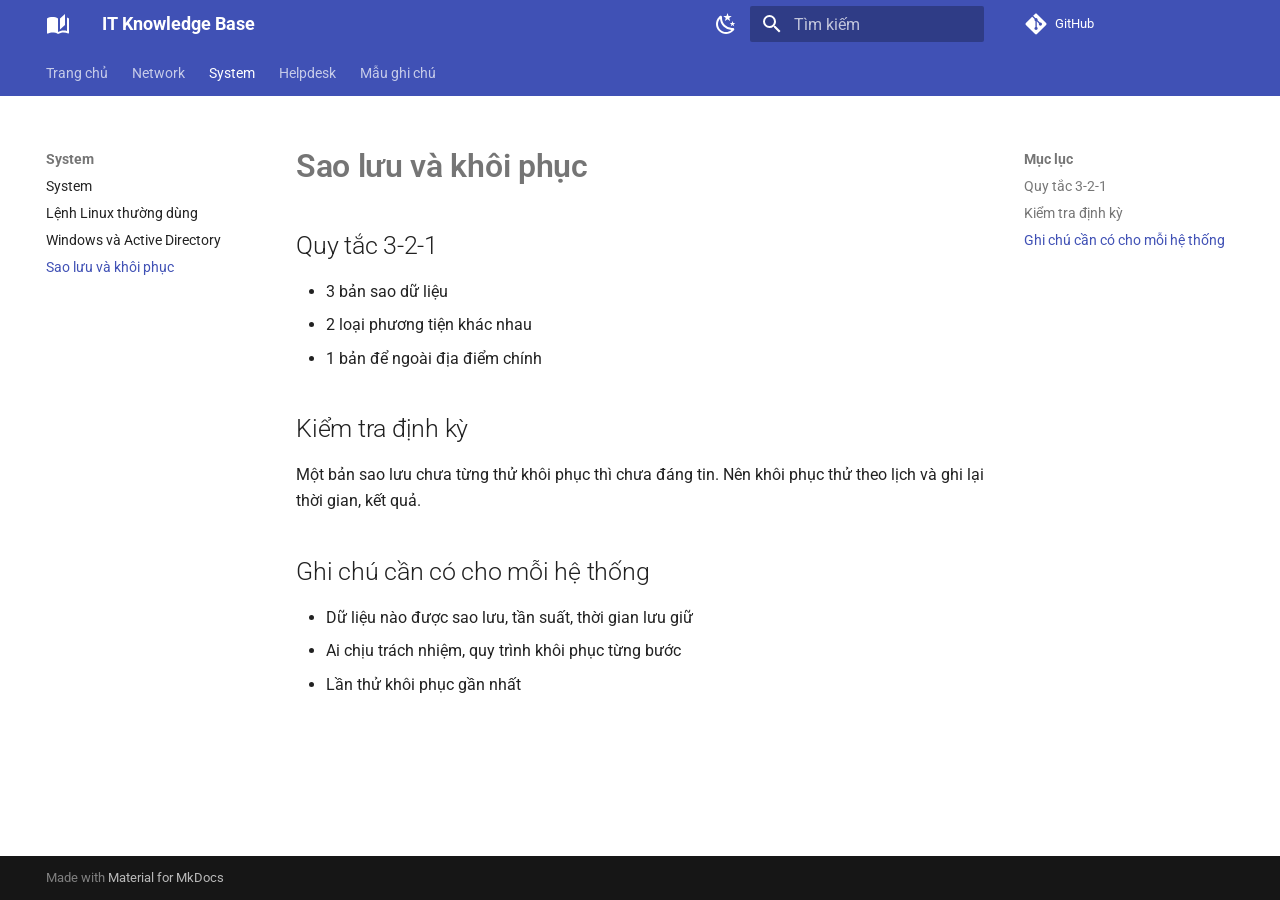
<file: system/backup/index.html>
<!doctype html>
<html lang="vi" class="no-js">
  <head>
    
      <meta charset="utf-8">
      <meta name="viewport" content="width=device-width,initial-scale=1">
      
        <meta name="description" content="Tổng hợp kiến thức Network, System, Helpdesk">
      
      
      
        <link rel="canonical" href="https://hiencrab.github.io/knowledge-base/system/backup/">
      
      
        <link rel="prev" href="../windows-ad/">
      
      
        <link rel="next" href="../../helpdesk/">
      
      
        
      
      
      <link rel="icon" href="../../assets/images/favicon.png">
      <meta name="generator" content="mkdocs-1.6.1, mkdocs-material-9.8.1">
    
    
      
        <title>Sao lưu và khôi phục - IT Knowledge Base</title>
      
    
    
      <link rel="stylesheet" href="../../assets/stylesheets/main.57a0d79d.min.css">
      
        
        <link rel="stylesheet" href="../../assets/stylesheets/palette.fb2fffe2.min.css">
      
      


    
    
      
    
    
      
        
        
        <link rel="preconnect" href="https://fonts.gstatic.com" crossorigin>
        <link rel="stylesheet" href="https://fonts.googleapis.com/css?family=Roboto:300,300i,400,400i,700,700i%7CRoboto+Mono:400,400i,700,700i&display=fallback">
        <style>:root{--md-text-font:"Roboto";--md-code-font:"Roboto Mono"}</style>
      
    
    
      <link rel="stylesheet" href="../../stylesheets/extra.css">
    
    <script>__md_scope=new URL("../..",location),__md_hash=e=>[...e].reduce(((e,_)=>(e<<5)-e+_.charCodeAt(0)),0),__md_get=(e,_=localStorage,t=__md_scope)=>JSON.parse(_.getItem(t.pathname+"."+e)),__md_set=(e,_,t=localStorage,a=__md_scope)=>{try{t.setItem(a.pathname+"."+e,JSON.stringify(_))}catch(e){}}</script>
    
      

    
    
  </head>
  
  
    
    
      
    
    
    
    
    <body dir="ltr" data-md-color-scheme="default" data-md-color-primary="indigo" data-md-color-accent="indigo">
  
    
    <input class="md-toggle" data-md-toggle="drawer" type="checkbox" id="__drawer" autocomplete="off">
    <input class="md-toggle" data-md-toggle="search" type="checkbox" id="__search" autocomplete="off">
    <label class="md-overlay" for="__drawer"></label>
    <div data-md-component="skip">
      
        
        <a href="#sao-luu-va-khoi-phuc" class="md-skip">
          Bỏ qua
        </a>
      
    </div>
    <div data-md-component="announce">
      
    </div>
    
    
      

<header class="md-header" data-md-component="header">
  <nav class="md-header__inner md-grid" aria-label="Đầu trang">
    <a href="../.." title="IT Knowledge Base" class="md-header__button md-logo" aria-label="IT Knowledge Base" data-md-component="logo">
      
  
  <svg xmlns="http://www.w3.org/2000/svg" viewBox="0 0 24 24"><path d="m19 2-5 4.5v11l5-4.5zM6.5 5C4.55 5 2.45 5.4 1 6.5v14.66c0 .25.25.5.5.5.1 0 .15-.07.25-.07 1.35-.65 3.3-1.09 4.75-1.09 1.95 0 4.05.4 5.5 1.5 1.35-.85 3.8-1.5 5.5-1.5 1.65 0 3.35.31 4.75 1.06.1.05.15.03.25.03.25 0 .5-.25.5-.5V6.5c-.6-.45-1.25-.75-2-1V19c-1.1-.35-2.3-.5-3.5-.5-1.7 0-4.15.65-5.5 1.5V6.5C10.55 5.4 8.45 5 6.5 5"/></svg>

    </a>
    <label class="md-header__button md-icon" for="__drawer">
      
      <svg xmlns="http://www.w3.org/2000/svg" viewBox="0 0 24 24"><path d="M3 6h18v2H3zm0 5h18v2H3zm0 5h18v2H3z"/></svg>
    </label>
    <div class="md-header__title" data-md-component="header-title">
      <div class="md-header__ellipsis">
        <div class="md-header__topic">
          <span class="md-ellipsis">
            IT Knowledge Base
          </span>
        </div>
        <div class="md-header__topic" data-md-component="header-topic">
          <span class="md-ellipsis">
            
              Sao lưu và khôi phục
            
          </span>
        </div>
      </div>
    </div>
    
      
        <form class="md-header__option" data-md-component="palette">
  
    
    
    
    <input class="md-option" data-md-color-media="(prefers-color-scheme: light)" data-md-color-scheme="default" data-md-color-primary="indigo" data-md-color-accent="indigo"  aria-label="Chuyển sang chế độ tối"  type="radio" name="__palette" id="__palette_0">
    
      <label class="md-header__button md-icon" title="Chuyển sang chế độ tối" for="__palette_1" hidden>
        <svg xmlns="http://www.w3.org/2000/svg" viewBox="0 0 24 24"><path d="m17.75 4.09-2.53 1.94.91 3.06-2.63-1.81-2.63 1.81.91-3.06-2.53-1.94L12.44 4l1.06-3 1.06 3zm3.5 6.91-1.64 1.25.59 1.98-1.7-1.17-1.7 1.17.59-1.98L15.75 11l2.06-.05L18.5 9l.69 1.95zm-2.28 4.95c.83-.08 1.72 1.1 1.19 1.85-.32.45-.66.87-1.08 1.27C15.17 23 8.84 23 4.94 19.07c-3.91-3.9-3.91-10.24 0-14.14.4-.4.82-.76 1.27-1.08.75-.53 1.93.36 1.85 1.19-.27 2.86.69 5.83 2.89 8.02a9.96 9.96 0 0 0 8.02 2.89m-1.64 2.02a12.08 12.08 0 0 1-7.8-3.47c-2.17-2.19-3.33-5-3.49-7.82-2.81 3.14-2.7 7.96.31 10.98 3.02 3.01 7.84 3.12 10.98.31"/></svg>
      </label>
    
  
    
    
    
    <input class="md-option" data-md-color-media="(prefers-color-scheme: dark)" data-md-color-scheme="slate" data-md-color-primary="indigo" data-md-color-accent="indigo"  aria-label="Chuyển sang chế độ sáng"  type="radio" name="__palette" id="__palette_1">
    
      <label class="md-header__button md-icon" title="Chuyển sang chế độ sáng" for="__palette_0" hidden>
        <svg xmlns="http://www.w3.org/2000/svg" viewBox="0 0 24 24"><path d="M12 7a5 5 0 0 1 5 5 5 5 0 0 1-5 5 5 5 0 0 1-5-5 5 5 0 0 1 5-5m0 2a3 3 0 0 0-3 3 3 3 0 0 0 3 3 3 3 0 0 0 3-3 3 3 0 0 0-3-3m0-7 2.39 3.42C13.65 5.15 12.84 5 12 5s-1.65.15-2.39.42zM3.34 7l4.16-.35A7.2 7.2 0 0 0 5.94 8.5c-.44.74-.69 1.5-.83 2.29zm.02 10 1.76-3.77a7.131 7.131 0 0 0 2.38 4.14zM20.65 7l-1.77 3.79a7.02 7.02 0 0 0-2.38-4.15zm-.01 10-4.14.36c.59-.51 1.12-1.14 1.54-1.86.42-.73.69-1.5.83-2.29zM12 22l-2.41-3.44c.74.27 1.55.44 2.41.44.82 0 1.63-.17 2.37-.44z"/></svg>
      </label>
    
  
</form>
      
    
    
      <script>var palette=__md_get("__palette");if(palette&&palette.color){if("(prefers-color-scheme)"===palette.color.media){var media=matchMedia("(prefers-color-scheme: light)"),input=document.querySelector(media.matches?"[data-md-color-media='(prefers-color-scheme: light)']":"[data-md-color-media='(prefers-color-scheme: dark)']");palette.color.media=input.getAttribute("data-md-color-media"),palette.color.scheme=input.getAttribute("data-md-color-scheme"),palette.color.primary=input.getAttribute("data-md-color-primary"),palette.color.accent=input.getAttribute("data-md-color-accent")}for(var[key,value]of Object.entries(palette.color))document.body.setAttribute("data-md-color-"+key,value)}</script>
    
    
    
      
      
        <label class="md-header__button md-icon" for="__search">
          
          <svg xmlns="http://www.w3.org/2000/svg" viewBox="0 0 24 24"><path d="M9.5 3A6.5 6.5 0 0 1 16 9.5c0 1.61-.59 3.09-1.56 4.23l.27.27h.79l5 5-1.5 1.5-5-5v-.79l-.27-.27A6.52 6.52 0 0 1 9.5 16 6.5 6.5 0 0 1 3 9.5 6.5 6.5 0 0 1 9.5 3m0 2C7 5 5 7 5 9.5S7 14 9.5 14 14 12 14 9.5 12 5 9.5 5"/></svg>
        </label>
        <div class="md-search" data-md-component="search" role="dialog">
  <label class="md-search__overlay" for="__search"></label>
  <div class="md-search__inner" role="search">
    <form class="md-search__form" name="search">
      <input type="text" class="md-search__input" name="query" aria-label="Tìm kiếm" placeholder="Tìm kiếm" autocapitalize="off" autocorrect="off" autocomplete="off" spellcheck="false" data-md-component="search-query" required>
      <label class="md-search__icon md-icon" for="__search">
        
        <svg xmlns="http://www.w3.org/2000/svg" viewBox="0 0 24 24"><path d="M9.5 3A6.5 6.5 0 0 1 16 9.5c0 1.61-.59 3.09-1.56 4.23l.27.27h.79l5 5-1.5 1.5-5-5v-.79l-.27-.27A6.52 6.52 0 0 1 9.5 16 6.5 6.5 0 0 1 3 9.5 6.5 6.5 0 0 1 9.5 3m0 2C7 5 5 7 5 9.5S7 14 9.5 14 14 12 14 9.5 12 5 9.5 5"/></svg>
        
        <svg xmlns="http://www.w3.org/2000/svg" viewBox="0 0 24 24"><path d="M20 11v2H8l5.5 5.5-1.42 1.42L4.16 12l7.92-7.92L13.5 5.5 8 11z"/></svg>
      </label>
      <nav class="md-search__options" aria-label="Tìm kiếm">
        
        <button type="reset" class="md-search__icon md-icon" title="Xoá" aria-label="Xoá" tabindex="-1">
          
          <svg xmlns="http://www.w3.org/2000/svg" viewBox="0 0 24 24"><path d="M19 6.41 17.59 5 12 10.59 6.41 5 5 6.41 10.59 12 5 17.59 6.41 19 12 13.41 17.59 19 19 17.59 13.41 12z"/></svg>
        </button>
      </nav>
      
        <div class="md-search__suggest" data-md-component="search-suggest"></div>
      
    </form>
    <div class="md-search__output">
      <div class="md-search__scrollwrap" tabindex="0" data-md-scrollfix>
        <div class="md-search-result" data-md-component="search-result">
          <div class="md-search-result__meta">
            Initializing search
          </div>
          <ol class="md-search-result__list" role="presentation"></ol>
        </div>
      </div>
    </div>
  </div>
</div>
      
    
    
      <div class="md-header__source">
        <a href="https://github.com/hiencrab/knowledge-base" title="Xem mã nguồn" class="md-source" data-md-component="source">
  <div class="md-source__icon md-icon">
    
    <svg xmlns="http://www.w3.org/2000/svg" viewBox="0 0 448 512"><!--! Font Awesome Free 7.1.0 by @fontawesome - https://fontawesome.com License - https://fontawesome.com/license/free (Icons: CC BY 4.0, Fonts: SIL OFL 1.1, Code: MIT License) Copyright 2025 Fonticons, Inc.--><path d="M439.6 236.1 244 40.5c-5.4-5.5-12.8-8.5-20.4-8.5s-15 3-20.4 8.4L162.5 81l51.5 51.5c27.1-9.1 52.7 16.8 43.4 43.7l49.7 49.7c34.2-11.8 61.2 31 35.5 56.7-26.5 26.5-70.2-2.9-56-37.3L240.3 199v121.9c25.3 12.5 22.3 41.8 9.1 55-6.4 6.4-15.2 10.1-24.3 10.1s-17.8-3.6-24.3-10.1c-17.6-17.6-11.1-46.9 11.2-56v-123c-20.8-8.5-24.6-30.7-18.6-45L142.6 101 8.5 235.1C3 240.6 0 247.9 0 255.5s3 15 8.5 20.4l195.6 195.7c5.4 5.4 12.7 8.4 20.4 8.4s15-3 20.4-8.4l194.7-194.7c5.4-5.4 8.4-12.8 8.4-20.4s-3-15-8.4-20.4"/></svg>
  </div>
  <div class="md-source__repository">
    GitHub
  </div>
</a>
      </div>
    
  </nav>
  
</header>
    
    <div class="md-container" data-md-component="container">
      
      
        
          
            
<nav class="md-tabs" aria-label="Tabs" data-md-component="tabs">
  <div class="md-grid">
    <ul class="md-tabs__list">
      
        
  
  
  
  
    <li class="md-tabs__item">
      <a href="../.." class="md-tabs__link">
        
  
  
    
  
  Trang chủ

      </a>
    </li>
  

      
        
  
  
  
  
    
    
      <li class="md-tabs__item">
        <a href="../../network/" class="md-tabs__link">
          
  
  
  Network

        </a>
      </li>
    
  

      
        
  
  
  
    
  
  
    
    
      <li class="md-tabs__item md-tabs__item--active">
        <a href="../" class="md-tabs__link">
          
  
  
  System

        </a>
      </li>
    
  

      
        
  
  
  
  
    
    
      <li class="md-tabs__item">
        <a href="../../helpdesk/" class="md-tabs__link">
          
  
  
  Helpdesk

        </a>
      </li>
    
  

      
        
  
  
  
  
    <li class="md-tabs__item">
      <a href="../../template/" class="md-tabs__link">
        
  
  
    
  
  Mẫu ghi chú

      </a>
    </li>
  

      
    </ul>
  </div>
</nav>
          
        
      
      <main class="md-main" data-md-component="main">
        <div class="md-main__inner md-grid">
          
            
              
              <div class="md-sidebar md-sidebar--primary" data-md-component="sidebar" data-md-type="navigation" >
                <div class="md-sidebar__scrollwrap">
                  <div class="md-sidebar__inner">
                    


  


<nav class="md-nav md-nav--primary md-nav--lifted" aria-label="Thanh điều hướng" data-md-level="0">
  <label class="md-nav__title" for="__drawer">
    <a href="../.." title="IT Knowledge Base" class="md-nav__button md-logo" aria-label="IT Knowledge Base" data-md-component="logo">
      
  
  <svg xmlns="http://www.w3.org/2000/svg" viewBox="0 0 24 24"><path d="m19 2-5 4.5v11l5-4.5zM6.5 5C4.55 5 2.45 5.4 1 6.5v14.66c0 .25.25.5.5.5.1 0 .15-.07.25-.07 1.35-.65 3.3-1.09 4.75-1.09 1.95 0 4.05.4 5.5 1.5 1.35-.85 3.8-1.5 5.5-1.5 1.65 0 3.35.31 4.75 1.06.1.05.15.03.25.03.25 0 .5-.25.5-.5V6.5c-.6-.45-1.25-.75-2-1V19c-1.1-.35-2.3-.5-3.5-.5-1.7 0-4.15.65-5.5 1.5V6.5C10.55 5.4 8.45 5 6.5 5"/></svg>

    </a>
    IT Knowledge Base
  </label>
  
    <div class="md-nav__source">
      <a href="https://github.com/hiencrab/knowledge-base" title="Xem mã nguồn" class="md-source" data-md-component="source">
  <div class="md-source__icon md-icon">
    
    <svg xmlns="http://www.w3.org/2000/svg" viewBox="0 0 448 512"><!--! Font Awesome Free 7.1.0 by @fontawesome - https://fontawesome.com License - https://fontawesome.com/license/free (Icons: CC BY 4.0, Fonts: SIL OFL 1.1, Code: MIT License) Copyright 2025 Fonticons, Inc.--><path d="M439.6 236.1 244 40.5c-5.4-5.5-12.8-8.5-20.4-8.5s-15 3-20.4 8.4L162.5 81l51.5 51.5c27.1-9.1 52.7 16.8 43.4 43.7l49.7 49.7c34.2-11.8 61.2 31 35.5 56.7-26.5 26.5-70.2-2.9-56-37.3L240.3 199v121.9c25.3 12.5 22.3 41.8 9.1 55-6.4 6.4-15.2 10.1-24.3 10.1s-17.8-3.6-24.3-10.1c-17.6-17.6-11.1-46.9 11.2-56v-123c-20.8-8.5-24.6-30.7-18.6-45L142.6 101 8.5 235.1C3 240.6 0 247.9 0 255.5s3 15 8.5 20.4l195.6 195.7c5.4 5.4 12.7 8.4 20.4 8.4s15-3 20.4-8.4l194.7-194.7c5.4-5.4 8.4-12.8 8.4-20.4s-3-15-8.4-20.4"/></svg>
  </div>
  <div class="md-source__repository">
    GitHub
  </div>
</a>
    </div>
  
  <ul class="md-nav__list" data-md-scrollfix>
    
      
      
  
  
  
  
    <li class="md-nav__item">
      <a href="../.." class="md-nav__link">
        
  
  
  <span class="md-ellipsis">
    
  
    Trang chủ
  

    
  </span>
  
  

      </a>
    </li>
  

    
      
      
  
  
  
  
    
    
    
    
      
      
        
      
    
    
    <li class="md-nav__item md-nav__item--nested">
      
        
        
        <input class="md-nav__toggle md-toggle " type="checkbox" id="__nav_2" >
        
          
          <label class="md-nav__link" for="__nav_2" id="__nav_2_label" tabindex="0">
            
  
  
  <span class="md-ellipsis">
    
  
    Network
  

    
  </span>
  
  

            <span class="md-nav__icon md-icon"></span>
          </label>
        
        <nav class="md-nav" data-md-level="1" aria-labelledby="__nav_2_label" aria-expanded="false">
          <label class="md-nav__title" for="__nav_2">
            <span class="md-nav__icon md-icon"></span>
            
  
    Network
  

          </label>
          <ul class="md-nav__list" data-md-scrollfix>
            
              
                
  
  
  
  
    <li class="md-nav__item">
      <a href="../../network/" class="md-nav__link">
        
  
  
  <span class="md-ellipsis">
    
  
    Network
  

    
  </span>
  
  

      </a>
    </li>
  

              
            
              
                
  
  
  
  
    <li class="md-nav__item">
      <a href="../../network/osi-tcpip/" class="md-nav__link">
        
  
  
  <span class="md-ellipsis">
    
  
    Mô hình OSI và TCP/IP
  

    
  </span>
  
  

      </a>
    </li>
  

              
            
              
                
  
  
  
  
    <li class="md-nav__item">
      <a href="../../network/subnetting/" class="md-nav__link">
        
  
  
  <span class="md-ellipsis">
    
  
    Chia subnet
  

    
  </span>
  
  

      </a>
    </li>
  

              
            
              
                
  
  
  
  
    <li class="md-nav__item">
      <a href="../../network/troubleshooting/" class="md-nav__link">
        
  
  
  <span class="md-ellipsis">
    
  
    Xử lý sự cố mạng
  

    
  </span>
  
  

      </a>
    </li>
  

              
            
          </ul>
        </nav>
      
    </li>
  

    
      
      
  
  
    
  
  
  
    
    
    
    
      
        
        
      
      
        
      
    
    
    <li class="md-nav__item md-nav__item--active md-nav__item--section md-nav__item--nested">
      
        
        
        <input class="md-nav__toggle md-toggle " type="checkbox" id="__nav_3" checked>
        
          
          <label class="md-nav__link" for="__nav_3" id="__nav_3_label" tabindex="">
            
  
  
  <span class="md-ellipsis">
    
  
    System
  

    
  </span>
  
  

            <span class="md-nav__icon md-icon"></span>
          </label>
        
        <nav class="md-nav" data-md-level="1" aria-labelledby="__nav_3_label" aria-expanded="true">
          <label class="md-nav__title" for="__nav_3">
            <span class="md-nav__icon md-icon"></span>
            
  
    System
  

          </label>
          <ul class="md-nav__list" data-md-scrollfix>
            
              
                
  
  
  
  
    <li class="md-nav__item">
      <a href="../" class="md-nav__link">
        
  
  
  <span class="md-ellipsis">
    
  
    System
  

    
  </span>
  
  

      </a>
    </li>
  

              
            
              
                
  
  
  
  
    <li class="md-nav__item">
      <a href="../linux-commands/" class="md-nav__link">
        
  
  
  <span class="md-ellipsis">
    
  
    Lệnh Linux thường dùng
  

    
  </span>
  
  

      </a>
    </li>
  

              
            
              
                
  
  
  
  
    <li class="md-nav__item">
      <a href="../windows-ad/" class="md-nav__link">
        
  
  
  <span class="md-ellipsis">
    
  
    Windows và Active Directory
  

    
  </span>
  
  

      </a>
    </li>
  

              
            
              
                
  
  
    
  
  
  
    <li class="md-nav__item md-nav__item--active">
      
      <input class="md-nav__toggle md-toggle" type="checkbox" id="__toc">
      
      
        
      
      
        <label class="md-nav__link md-nav__link--active" for="__toc">
          
  
  
  <span class="md-ellipsis">
    
  
    Sao lưu và khôi phục
  

    
  </span>
  
  

          <span class="md-nav__icon md-icon"></span>
        </label>
      
      <a href="./" class="md-nav__link md-nav__link--active">
        
  
  
  <span class="md-ellipsis">
    
  
    Sao lưu và khôi phục
  

    
  </span>
  
  

      </a>
      
        

<nav class="md-nav md-nav--secondary" aria-label="Mục lục">
  
  
  
    
  
  
    <label class="md-nav__title" for="__toc">
      <span class="md-nav__icon md-icon"></span>
      Mục lục
    </label>
    <ul class="md-nav__list" data-md-component="toc" data-md-scrollfix>
      
        <li class="md-nav__item">
  <a href="#quy-tac-3-2-1" class="md-nav__link">
    <span class="md-ellipsis">
      
        Quy tắc 3-2-1
      
    </span>
  </a>
  
</li>
      
        <li class="md-nav__item">
  <a href="#kiem-tra-inh-ky" class="md-nav__link">
    <span class="md-ellipsis">
      
        Kiểm tra định kỳ
      
    </span>
  </a>
  
</li>
      
        <li class="md-nav__item">
  <a href="#ghi-chu-can-co-cho-moi-he-thong" class="md-nav__link">
    <span class="md-ellipsis">
      
        Ghi chú cần có cho mỗi hệ thống
      
    </span>
  </a>
  
</li>
      
    </ul>
  
</nav>
      
    </li>
  

              
            
          </ul>
        </nav>
      
    </li>
  

    
      
      
  
  
  
  
    
    
    
    
      
      
        
      
    
    
    <li class="md-nav__item md-nav__item--nested">
      
        
        
        <input class="md-nav__toggle md-toggle " type="checkbox" id="__nav_4" >
        
          
          <label class="md-nav__link" for="__nav_4" id="__nav_4_label" tabindex="0">
            
  
  
  <span class="md-ellipsis">
    
  
    Helpdesk
  

    
  </span>
  
  

            <span class="md-nav__icon md-icon"></span>
          </label>
        
        <nav class="md-nav" data-md-level="1" aria-labelledby="__nav_4_label" aria-expanded="false">
          <label class="md-nav__title" for="__nav_4">
            <span class="md-nav__icon md-icon"></span>
            
  
    Helpdesk
  

          </label>
          <ul class="md-nav__list" data-md-scrollfix>
            
              
                
  
  
  
  
    <li class="md-nav__item">
      <a href="../../helpdesk/" class="md-nav__link">
        
  
  
  <span class="md-ellipsis">
    
  
    Helpdesk
  

    
  </span>
  
  

      </a>
    </li>
  

              
            
              
                
  
  
  
  
    <li class="md-nav__item">
      <a href="../../helpdesk/ticket-process/" class="md-nav__link">
        
  
  
  <span class="md-ellipsis">
    
  
    Quy trình xử lý ticket
  

    
  </span>
  
  

      </a>
    </li>
  

              
            
              
                
  
  
  
  
    <li class="md-nav__item">
      <a href="../../helpdesk/common-issues/" class="md-nav__link">
        
  
  
  <span class="md-ellipsis">
    
  
    Checklist sự cố thường gặp
  

    
  </span>
  
  

      </a>
    </li>
  

              
            
          </ul>
        </nav>
      
    </li>
  

    
      
      
  
  
  
  
    <li class="md-nav__item">
      <a href="../../template/" class="md-nav__link">
        
  
  
  <span class="md-ellipsis">
    
  
    Mẫu ghi chú
  

    
  </span>
  
  

      </a>
    </li>
  

    
  </ul>
</nav>
                  </div>
                </div>
              </div>
            
            
              
              <div class="md-sidebar md-sidebar--secondary" data-md-component="sidebar" data-md-type="toc" >
                <div class="md-sidebar__scrollwrap">
                  <div class="md-sidebar__inner">
                    

<nav class="md-nav md-nav--secondary" aria-label="Mục lục">
  
  
  
    
  
  
    <label class="md-nav__title" for="__toc">
      <span class="md-nav__icon md-icon"></span>
      Mục lục
    </label>
    <ul class="md-nav__list" data-md-component="toc" data-md-scrollfix>
      
        <li class="md-nav__item">
  <a href="#quy-tac-3-2-1" class="md-nav__link">
    <span class="md-ellipsis">
      
        Quy tắc 3-2-1
      
    </span>
  </a>
  
</li>
      
        <li class="md-nav__item">
  <a href="#kiem-tra-inh-ky" class="md-nav__link">
    <span class="md-ellipsis">
      
        Kiểm tra định kỳ
      
    </span>
  </a>
  
</li>
      
        <li class="md-nav__item">
  <a href="#ghi-chu-can-co-cho-moi-he-thong" class="md-nav__link">
    <span class="md-ellipsis">
      
        Ghi chú cần có cho mỗi hệ thống
      
    </span>
  </a>
  
</li>
      
    </ul>
  
</nav>
                  </div>
                </div>
              </div>
            
          
          
            <div class="md-content" data-md-component="content">
              
              <article class="md-content__inner md-typeset">
                
                  


  
  


<h1 id="sao-luu-va-khoi-phuc">Sao lưu và khôi phục<a class="headerlink" href="#sao-luu-va-khoi-phuc" title="Permanent link">&para;</a></h1>
<h2 id="quy-tac-3-2-1">Quy tắc 3-2-1<a class="headerlink" href="#quy-tac-3-2-1" title="Permanent link">&para;</a></h2>
<ul>
<li>3 bản sao dữ liệu</li>
<li>2 loại phương tiện khác nhau</li>
<li>1 bản để ngoài địa điểm chính</li>
</ul>
<h2 id="kiem-tra-inh-ky">Kiểm tra định kỳ<a class="headerlink" href="#kiem-tra-inh-ky" title="Permanent link">&para;</a></h2>
<p>Một bản sao lưu chưa từng thử khôi phục thì chưa đáng tin. Nên khôi phục thử theo lịch và ghi lại thời gian, kết quả.</p>
<h2 id="ghi-chu-can-co-cho-moi-he-thong">Ghi chú cần có cho mỗi hệ thống<a class="headerlink" href="#ghi-chu-can-co-cho-moi-he-thong" title="Permanent link">&para;</a></h2>
<ul>
<li>Dữ liệu nào được sao lưu, tần suất, thời gian lưu giữ</li>
<li>Ai chịu trách nhiệm, quy trình khôi phục từng bước</li>
<li>Lần thử khôi phục gần nhất</li>
</ul>












                
              </article>
            </div>
          
          
  <script>var tabs=__md_get("__tabs");if(Array.isArray(tabs))e:for(var set of document.querySelectorAll(".tabbed-set")){var labels=set.querySelector(".tabbed-labels");for(var tab of tabs)for(var label of labels.getElementsByTagName("label"))if(label.innerText.trim()===tab){var input=document.getElementById(label.htmlFor);input.checked=!0;continue e}}</script>

<script>var target=document.getElementById(location.hash.slice(1));target&&target.name&&(target.checked=target.name.startsWith("__tabbed_"))</script>
        </div>
        
          <button type="button" class="md-top md-icon" data-md-component="top" hidden>
  
  <svg xmlns="http://www.w3.org/2000/svg" viewBox="0 0 24 24"><path d="M13 20h-2V8l-5.5 5.5-1.42-1.42L12 4.16l7.92 7.92-1.42 1.42L13 8z"/></svg>
  Trở lại mục lục
</button>
        
      </main>
      
        <footer class="md-footer">
  
  <div class="md-footer-meta md-typeset">
    <div class="md-footer-meta__inner md-grid">
      <div class="md-copyright">
  
  
    Made with
    <a href="https://squidfunk.github.io/mkdocs-material/" target="_blank" rel="noopener">
      Material for MkDocs
    </a>
  
</div>
      
    </div>
  </div>
</footer>
      
    </div>
    <div class="md-dialog" data-md-component="dialog">
      <div class="md-dialog__inner md-typeset"></div>
    </div>
    
    
    
      
      
      <script id="__config" type="application/json">{"annotate": null, "base": "../..", "features": ["navigation.tabs", "navigation.sections", "navigation.top", "search.suggest", "search.highlight", "content.code.copy", "content.tabs.link"], "search": "../../assets/javascripts/workers/search.a7633da7.min.js", "tags": null, "translations": {"clipboard.copied": "\u0110\u00e3 sao ch\u00e9p", "clipboard.copy": "Sao ch\u00e9p v\u00e0o b\u1ed9 nh\u1edb t\u1ea1m", "search.result.more.one": "1 t\u1eeb kh\u00e1c trong trang", "search.result.more.other": "# t\u1eeb kh\u00e1c trong trang", "search.result.none": "Kh\u00f4ng t\u00ecm th\u1ea5y t\u00e0i li\u1ec7u li\u00ean quan", "search.result.one": "1 t\u00e0i li\u1ec7u li\u00ean quan", "search.result.other": "# t\u00e0i li\u1ec7u li\u00ean quan", "search.result.placeholder": "Nh\u1eadp \u0111\u1ec3 b\u1eaft \u0111\u1ea7u t\u00ecm ki\u1ebfm", "search.result.term.missing": "Kh\u00f4ng", "select.version": "Ch\u1ecdn phi\u00ean b\u1ea3n"}, "version": null}</script>
    
    
      <script src="../../assets/javascripts/bundle.a5f9d56c.min.js"></script>
      
    
  </body>
</html>
</file>
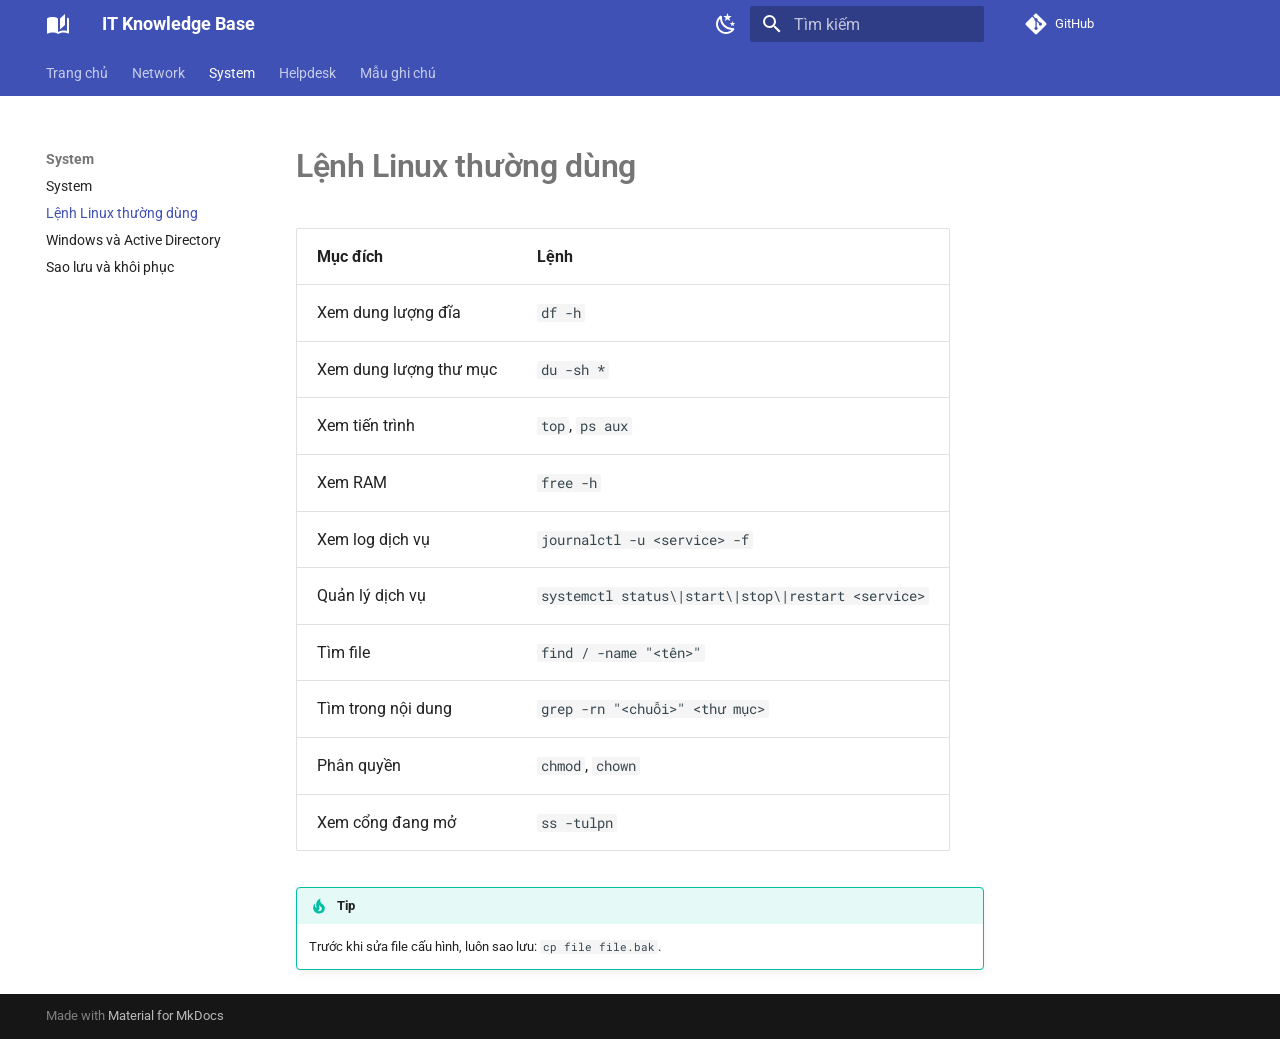
<file: system/linux-commands/index.html>
<!doctype html>
<html lang="vi" class="no-js">
  <head>
    
      <meta charset="utf-8">
      <meta name="viewport" content="width=device-width,initial-scale=1">
      
        <meta name="description" content="Tổng hợp kiến thức Network, System, Helpdesk">
      
      
      
        <link rel="canonical" href="https://hiencrab.github.io/knowledge-base/system/linux-commands/">
      
      
        <link rel="prev" href="../">
      
      
        <link rel="next" href="../windows-ad/">
      
      
        
      
      
      <link rel="icon" href="../../assets/images/favicon.png">
      <meta name="generator" content="mkdocs-1.6.1, mkdocs-material-9.8.1">
    
    
      
        <title>Lệnh Linux thường dùng - IT Knowledge Base</title>
      
    
    
      <link rel="stylesheet" href="../../assets/stylesheets/main.57a0d79d.min.css">
      
        
        <link rel="stylesheet" href="../../assets/stylesheets/palette.fb2fffe2.min.css">
      
      


    
    
      
    
    
      
        
        
        <link rel="preconnect" href="https://fonts.gstatic.com" crossorigin>
        <link rel="stylesheet" href="https://fonts.googleapis.com/css?family=Roboto:300,300i,400,400i,700,700i%7CRoboto+Mono:400,400i,700,700i&display=fallback">
        <style>:root{--md-text-font:"Roboto";--md-code-font:"Roboto Mono"}</style>
      
    
    
      <link rel="stylesheet" href="../../stylesheets/extra.css">
    
    <script>__md_scope=new URL("../..",location),__md_hash=e=>[...e].reduce(((e,_)=>(e<<5)-e+_.charCodeAt(0)),0),__md_get=(e,_=localStorage,t=__md_scope)=>JSON.parse(_.getItem(t.pathname+"."+e)),__md_set=(e,_,t=localStorage,a=__md_scope)=>{try{t.setItem(a.pathname+"."+e,JSON.stringify(_))}catch(e){}}</script>
    
      

    
    
  </head>
  
  
    
    
      
    
    
    
    
    <body dir="ltr" data-md-color-scheme="default" data-md-color-primary="indigo" data-md-color-accent="indigo">
  
    
    <input class="md-toggle" data-md-toggle="drawer" type="checkbox" id="__drawer" autocomplete="off">
    <input class="md-toggle" data-md-toggle="search" type="checkbox" id="__search" autocomplete="off">
    <label class="md-overlay" for="__drawer"></label>
    <div data-md-component="skip">
      
        
        <a href="#lenh-linux-thuong-dung" class="md-skip">
          Bỏ qua
        </a>
      
    </div>
    <div data-md-component="announce">
      
    </div>
    
    
      

<header class="md-header" data-md-component="header">
  <nav class="md-header__inner md-grid" aria-label="Đầu trang">
    <a href="../.." title="IT Knowledge Base" class="md-header__button md-logo" aria-label="IT Knowledge Base" data-md-component="logo">
      
  
  <svg xmlns="http://www.w3.org/2000/svg" viewBox="0 0 24 24"><path d="m19 2-5 4.5v11l5-4.5zM6.5 5C4.55 5 2.45 5.4 1 6.5v14.66c0 .25.25.5.5.5.1 0 .15-.07.25-.07 1.35-.65 3.3-1.09 4.75-1.09 1.95 0 4.05.4 5.5 1.5 1.35-.85 3.8-1.5 5.5-1.5 1.65 0 3.35.31 4.75 1.06.1.05.15.03.25.03.25 0 .5-.25.5-.5V6.5c-.6-.45-1.25-.75-2-1V19c-1.1-.35-2.3-.5-3.5-.5-1.7 0-4.15.65-5.5 1.5V6.5C10.55 5.4 8.45 5 6.5 5"/></svg>

    </a>
    <label class="md-header__button md-icon" for="__drawer">
      
      <svg xmlns="http://www.w3.org/2000/svg" viewBox="0 0 24 24"><path d="M3 6h18v2H3zm0 5h18v2H3zm0 5h18v2H3z"/></svg>
    </label>
    <div class="md-header__title" data-md-component="header-title">
      <div class="md-header__ellipsis">
        <div class="md-header__topic">
          <span class="md-ellipsis">
            IT Knowledge Base
          </span>
        </div>
        <div class="md-header__topic" data-md-component="header-topic">
          <span class="md-ellipsis">
            
              Lệnh Linux thường dùng
            
          </span>
        </div>
      </div>
    </div>
    
      
        <form class="md-header__option" data-md-component="palette">
  
    
    
    
    <input class="md-option" data-md-color-media="(prefers-color-scheme: light)" data-md-color-scheme="default" data-md-color-primary="indigo" data-md-color-accent="indigo"  aria-label="Chuyển sang chế độ tối"  type="radio" name="__palette" id="__palette_0">
    
      <label class="md-header__button md-icon" title="Chuyển sang chế độ tối" for="__palette_1" hidden>
        <svg xmlns="http://www.w3.org/2000/svg" viewBox="0 0 24 24"><path d="m17.75 4.09-2.53 1.94.91 3.06-2.63-1.81-2.63 1.81.91-3.06-2.53-1.94L12.44 4l1.06-3 1.06 3zm3.5 6.91-1.64 1.25.59 1.98-1.7-1.17-1.7 1.17.59-1.98L15.75 11l2.06-.05L18.5 9l.69 1.95zm-2.28 4.95c.83-.08 1.72 1.1 1.19 1.85-.32.45-.66.87-1.08 1.27C15.17 23 8.84 23 4.94 19.07c-3.91-3.9-3.91-10.24 0-14.14.4-.4.82-.76 1.27-1.08.75-.53 1.93.36 1.85 1.19-.27 2.86.69 5.83 2.89 8.02a9.96 9.96 0 0 0 8.02 2.89m-1.64 2.02a12.08 12.08 0 0 1-7.8-3.47c-2.17-2.19-3.33-5-3.49-7.82-2.81 3.14-2.7 7.96.31 10.98 3.02 3.01 7.84 3.12 10.98.31"/></svg>
      </label>
    
  
    
    
    
    <input class="md-option" data-md-color-media="(prefers-color-scheme: dark)" data-md-color-scheme="slate" data-md-color-primary="indigo" data-md-color-accent="indigo"  aria-label="Chuyển sang chế độ sáng"  type="radio" name="__palette" id="__palette_1">
    
      <label class="md-header__button md-icon" title="Chuyển sang chế độ sáng" for="__palette_0" hidden>
        <svg xmlns="http://www.w3.org/2000/svg" viewBox="0 0 24 24"><path d="M12 7a5 5 0 0 1 5 5 5 5 0 0 1-5 5 5 5 0 0 1-5-5 5 5 0 0 1 5-5m0 2a3 3 0 0 0-3 3 3 3 0 0 0 3 3 3 3 0 0 0 3-3 3 3 0 0 0-3-3m0-7 2.39 3.42C13.65 5.15 12.84 5 12 5s-1.65.15-2.39.42zM3.34 7l4.16-.35A7.2 7.2 0 0 0 5.94 8.5c-.44.74-.69 1.5-.83 2.29zm.02 10 1.76-3.77a7.131 7.131 0 0 0 2.38 4.14zM20.65 7l-1.77 3.79a7.02 7.02 0 0 0-2.38-4.15zm-.01 10-4.14.36c.59-.51 1.12-1.14 1.54-1.86.42-.73.69-1.5.83-2.29zM12 22l-2.41-3.44c.74.27 1.55.44 2.41.44.82 0 1.63-.17 2.37-.44z"/></svg>
      </label>
    
  
</form>
      
    
    
      <script>var palette=__md_get("__palette");if(palette&&palette.color){if("(prefers-color-scheme)"===palette.color.media){var media=matchMedia("(prefers-color-scheme: light)"),input=document.querySelector(media.matches?"[data-md-color-media='(prefers-color-scheme: light)']":"[data-md-color-media='(prefers-color-scheme: dark)']");palette.color.media=input.getAttribute("data-md-color-media"),palette.color.scheme=input.getAttribute("data-md-color-scheme"),palette.color.primary=input.getAttribute("data-md-color-primary"),palette.color.accent=input.getAttribute("data-md-color-accent")}for(var[key,value]of Object.entries(palette.color))document.body.setAttribute("data-md-color-"+key,value)}</script>
    
    
    
      
      
        <label class="md-header__button md-icon" for="__search">
          
          <svg xmlns="http://www.w3.org/2000/svg" viewBox="0 0 24 24"><path d="M9.5 3A6.5 6.5 0 0 1 16 9.5c0 1.61-.59 3.09-1.56 4.23l.27.27h.79l5 5-1.5 1.5-5-5v-.79l-.27-.27A6.52 6.52 0 0 1 9.5 16 6.5 6.5 0 0 1 3 9.5 6.5 6.5 0 0 1 9.5 3m0 2C7 5 5 7 5 9.5S7 14 9.5 14 14 12 14 9.5 12 5 9.5 5"/></svg>
        </label>
        <div class="md-search" data-md-component="search" role="dialog">
  <label class="md-search__overlay" for="__search"></label>
  <div class="md-search__inner" role="search">
    <form class="md-search__form" name="search">
      <input type="text" class="md-search__input" name="query" aria-label="Tìm kiếm" placeholder="Tìm kiếm" autocapitalize="off" autocorrect="off" autocomplete="off" spellcheck="false" data-md-component="search-query" required>
      <label class="md-search__icon md-icon" for="__search">
        
        <svg xmlns="http://www.w3.org/2000/svg" viewBox="0 0 24 24"><path d="M9.5 3A6.5 6.5 0 0 1 16 9.5c0 1.61-.59 3.09-1.56 4.23l.27.27h.79l5 5-1.5 1.5-5-5v-.79l-.27-.27A6.52 6.52 0 0 1 9.5 16 6.5 6.5 0 0 1 3 9.5 6.5 6.5 0 0 1 9.5 3m0 2C7 5 5 7 5 9.5S7 14 9.5 14 14 12 14 9.5 12 5 9.5 5"/></svg>
        
        <svg xmlns="http://www.w3.org/2000/svg" viewBox="0 0 24 24"><path d="M20 11v2H8l5.5 5.5-1.42 1.42L4.16 12l7.92-7.92L13.5 5.5 8 11z"/></svg>
      </label>
      <nav class="md-search__options" aria-label="Tìm kiếm">
        
        <button type="reset" class="md-search__icon md-icon" title="Xoá" aria-label="Xoá" tabindex="-1">
          
          <svg xmlns="http://www.w3.org/2000/svg" viewBox="0 0 24 24"><path d="M19 6.41 17.59 5 12 10.59 6.41 5 5 6.41 10.59 12 5 17.59 6.41 19 12 13.41 17.59 19 19 17.59 13.41 12z"/></svg>
        </button>
      </nav>
      
        <div class="md-search__suggest" data-md-component="search-suggest"></div>
      
    </form>
    <div class="md-search__output">
      <div class="md-search__scrollwrap" tabindex="0" data-md-scrollfix>
        <div class="md-search-result" data-md-component="search-result">
          <div class="md-search-result__meta">
            Initializing search
          </div>
          <ol class="md-search-result__list" role="presentation"></ol>
        </div>
      </div>
    </div>
  </div>
</div>
      
    
    
      <div class="md-header__source">
        <a href="https://github.com/hiencrab/knowledge-base" title="Xem mã nguồn" class="md-source" data-md-component="source">
  <div class="md-source__icon md-icon">
    
    <svg xmlns="http://www.w3.org/2000/svg" viewBox="0 0 448 512"><!--! Font Awesome Free 7.1.0 by @fontawesome - https://fontawesome.com License - https://fontawesome.com/license/free (Icons: CC BY 4.0, Fonts: SIL OFL 1.1, Code: MIT License) Copyright 2025 Fonticons, Inc.--><path d="M439.6 236.1 244 40.5c-5.4-5.5-12.8-8.5-20.4-8.5s-15 3-20.4 8.4L162.5 81l51.5 51.5c27.1-9.1 52.7 16.8 43.4 43.7l49.7 49.7c34.2-11.8 61.2 31 35.5 56.7-26.5 26.5-70.2-2.9-56-37.3L240.3 199v121.9c25.3 12.5 22.3 41.8 9.1 55-6.4 6.4-15.2 10.1-24.3 10.1s-17.8-3.6-24.3-10.1c-17.6-17.6-11.1-46.9 11.2-56v-123c-20.8-8.5-24.6-30.7-18.6-45L142.6 101 8.5 235.1C3 240.6 0 247.9 0 255.5s3 15 8.5 20.4l195.6 195.7c5.4 5.4 12.7 8.4 20.4 8.4s15-3 20.4-8.4l194.7-194.7c5.4-5.4 8.4-12.8 8.4-20.4s-3-15-8.4-20.4"/></svg>
  </div>
  <div class="md-source__repository">
    GitHub
  </div>
</a>
      </div>
    
  </nav>
  
</header>
    
    <div class="md-container" data-md-component="container">
      
      
        
          
            
<nav class="md-tabs" aria-label="Tabs" data-md-component="tabs">
  <div class="md-grid">
    <ul class="md-tabs__list">
      
        
  
  
  
  
    <li class="md-tabs__item">
      <a href="../.." class="md-tabs__link">
        
  
  
    
  
  Trang chủ

      </a>
    </li>
  

      
        
  
  
  
  
    
    
      <li class="md-tabs__item">
        <a href="../../network/" class="md-tabs__link">
          
  
  
  Network

        </a>
      </li>
    
  

      
        
  
  
  
    
  
  
    
    
      <li class="md-tabs__item md-tabs__item--active">
        <a href="../" class="md-tabs__link">
          
  
  
  System

        </a>
      </li>
    
  

      
        
  
  
  
  
    
    
      <li class="md-tabs__item">
        <a href="../../helpdesk/" class="md-tabs__link">
          
  
  
  Helpdesk

        </a>
      </li>
    
  

      
        
  
  
  
  
    <li class="md-tabs__item">
      <a href="../../template/" class="md-tabs__link">
        
  
  
    
  
  Mẫu ghi chú

      </a>
    </li>
  

      
    </ul>
  </div>
</nav>
          
        
      
      <main class="md-main" data-md-component="main">
        <div class="md-main__inner md-grid">
          
            
              
              <div class="md-sidebar md-sidebar--primary" data-md-component="sidebar" data-md-type="navigation" >
                <div class="md-sidebar__scrollwrap">
                  <div class="md-sidebar__inner">
                    


  


<nav class="md-nav md-nav--primary md-nav--lifted" aria-label="Thanh điều hướng" data-md-level="0">
  <label class="md-nav__title" for="__drawer">
    <a href="../.." title="IT Knowledge Base" class="md-nav__button md-logo" aria-label="IT Knowledge Base" data-md-component="logo">
      
  
  <svg xmlns="http://www.w3.org/2000/svg" viewBox="0 0 24 24"><path d="m19 2-5 4.5v11l5-4.5zM6.5 5C4.55 5 2.45 5.4 1 6.5v14.66c0 .25.25.5.5.5.1 0 .15-.07.25-.07 1.35-.65 3.3-1.09 4.75-1.09 1.95 0 4.05.4 5.5 1.5 1.35-.85 3.8-1.5 5.5-1.5 1.65 0 3.35.31 4.75 1.06.1.05.15.03.25.03.25 0 .5-.25.5-.5V6.5c-.6-.45-1.25-.75-2-1V19c-1.1-.35-2.3-.5-3.5-.5-1.7 0-4.15.65-5.5 1.5V6.5C10.55 5.4 8.45 5 6.5 5"/></svg>

    </a>
    IT Knowledge Base
  </label>
  
    <div class="md-nav__source">
      <a href="https://github.com/hiencrab/knowledge-base" title="Xem mã nguồn" class="md-source" data-md-component="source">
  <div class="md-source__icon md-icon">
    
    <svg xmlns="http://www.w3.org/2000/svg" viewBox="0 0 448 512"><!--! Font Awesome Free 7.1.0 by @fontawesome - https://fontawesome.com License - https://fontawesome.com/license/free (Icons: CC BY 4.0, Fonts: SIL OFL 1.1, Code: MIT License) Copyright 2025 Fonticons, Inc.--><path d="M439.6 236.1 244 40.5c-5.4-5.5-12.8-8.5-20.4-8.5s-15 3-20.4 8.4L162.5 81l51.5 51.5c27.1-9.1 52.7 16.8 43.4 43.7l49.7 49.7c34.2-11.8 61.2 31 35.5 56.7-26.5 26.5-70.2-2.9-56-37.3L240.3 199v121.9c25.3 12.5 22.3 41.8 9.1 55-6.4 6.4-15.2 10.1-24.3 10.1s-17.8-3.6-24.3-10.1c-17.6-17.6-11.1-46.9 11.2-56v-123c-20.8-8.5-24.6-30.7-18.6-45L142.6 101 8.5 235.1C3 240.6 0 247.9 0 255.5s3 15 8.5 20.4l195.6 195.7c5.4 5.4 12.7 8.4 20.4 8.4s15-3 20.4-8.4l194.7-194.7c5.4-5.4 8.4-12.8 8.4-20.4s-3-15-8.4-20.4"/></svg>
  </div>
  <div class="md-source__repository">
    GitHub
  </div>
</a>
    </div>
  
  <ul class="md-nav__list" data-md-scrollfix>
    
      
      
  
  
  
  
    <li class="md-nav__item">
      <a href="../.." class="md-nav__link">
        
  
  
  <span class="md-ellipsis">
    
  
    Trang chủ
  

    
  </span>
  
  

      </a>
    </li>
  

    
      
      
  
  
  
  
    
    
    
    
      
      
        
      
    
    
    <li class="md-nav__item md-nav__item--nested">
      
        
        
        <input class="md-nav__toggle md-toggle " type="checkbox" id="__nav_2" >
        
          
          <label class="md-nav__link" for="__nav_2" id="__nav_2_label" tabindex="0">
            
  
  
  <span class="md-ellipsis">
    
  
    Network
  

    
  </span>
  
  

            <span class="md-nav__icon md-icon"></span>
          </label>
        
        <nav class="md-nav" data-md-level="1" aria-labelledby="__nav_2_label" aria-expanded="false">
          <label class="md-nav__title" for="__nav_2">
            <span class="md-nav__icon md-icon"></span>
            
  
    Network
  

          </label>
          <ul class="md-nav__list" data-md-scrollfix>
            
              
                
  
  
  
  
    <li class="md-nav__item">
      <a href="../../network/" class="md-nav__link">
        
  
  
  <span class="md-ellipsis">
    
  
    Network
  

    
  </span>
  
  

      </a>
    </li>
  

              
            
              
                
  
  
  
  
    <li class="md-nav__item">
      <a href="../../network/osi-tcpip/" class="md-nav__link">
        
  
  
  <span class="md-ellipsis">
    
  
    Mô hình OSI và TCP/IP
  

    
  </span>
  
  

      </a>
    </li>
  

              
            
              
                
  
  
  
  
    <li class="md-nav__item">
      <a href="../../network/subnetting/" class="md-nav__link">
        
  
  
  <span class="md-ellipsis">
    
  
    Chia subnet
  

    
  </span>
  
  

      </a>
    </li>
  

              
            
              
                
  
  
  
  
    <li class="md-nav__item">
      <a href="../../network/troubleshooting/" class="md-nav__link">
        
  
  
  <span class="md-ellipsis">
    
  
    Xử lý sự cố mạng
  

    
  </span>
  
  

      </a>
    </li>
  

              
            
          </ul>
        </nav>
      
    </li>
  

    
      
      
  
  
    
  
  
  
    
    
    
    
      
        
        
      
      
        
      
    
    
    <li class="md-nav__item md-nav__item--active md-nav__item--section md-nav__item--nested">
      
        
        
        <input class="md-nav__toggle md-toggle " type="checkbox" id="__nav_3" checked>
        
          
          <label class="md-nav__link" for="__nav_3" id="__nav_3_label" tabindex="">
            
  
  
  <span class="md-ellipsis">
    
  
    System
  

    
  </span>
  
  

            <span class="md-nav__icon md-icon"></span>
          </label>
        
        <nav class="md-nav" data-md-level="1" aria-labelledby="__nav_3_label" aria-expanded="true">
          <label class="md-nav__title" for="__nav_3">
            <span class="md-nav__icon md-icon"></span>
            
  
    System
  

          </label>
          <ul class="md-nav__list" data-md-scrollfix>
            
              
                
  
  
  
  
    <li class="md-nav__item">
      <a href="../" class="md-nav__link">
        
  
  
  <span class="md-ellipsis">
    
  
    System
  

    
  </span>
  
  

      </a>
    </li>
  

              
            
              
                
  
  
    
  
  
  
    <li class="md-nav__item md-nav__item--active">
      
      <input class="md-nav__toggle md-toggle" type="checkbox" id="__toc">
      
      
        
      
      
      <a href="./" class="md-nav__link md-nav__link--active">
        
  
  
  <span class="md-ellipsis">
    
  
    Lệnh Linux thường dùng
  

    
  </span>
  
  

      </a>
      
    </li>
  

              
            
              
                
  
  
  
  
    <li class="md-nav__item">
      <a href="../windows-ad/" class="md-nav__link">
        
  
  
  <span class="md-ellipsis">
    
  
    Windows và Active Directory
  

    
  </span>
  
  

      </a>
    </li>
  

              
            
              
                
  
  
  
  
    <li class="md-nav__item">
      <a href="../backup/" class="md-nav__link">
        
  
  
  <span class="md-ellipsis">
    
  
    Sao lưu và khôi phục
  

    
  </span>
  
  

      </a>
    </li>
  

              
            
          </ul>
        </nav>
      
    </li>
  

    
      
      
  
  
  
  
    
    
    
    
      
      
        
      
    
    
    <li class="md-nav__item md-nav__item--nested">
      
        
        
        <input class="md-nav__toggle md-toggle " type="checkbox" id="__nav_4" >
        
          
          <label class="md-nav__link" for="__nav_4" id="__nav_4_label" tabindex="0">
            
  
  
  <span class="md-ellipsis">
    
  
    Helpdesk
  

    
  </span>
  
  

            <span class="md-nav__icon md-icon"></span>
          </label>
        
        <nav class="md-nav" data-md-level="1" aria-labelledby="__nav_4_label" aria-expanded="false">
          <label class="md-nav__title" for="__nav_4">
            <span class="md-nav__icon md-icon"></span>
            
  
    Helpdesk
  

          </label>
          <ul class="md-nav__list" data-md-scrollfix>
            
              
                
  
  
  
  
    <li class="md-nav__item">
      <a href="../../helpdesk/" class="md-nav__link">
        
  
  
  <span class="md-ellipsis">
    
  
    Helpdesk
  

    
  </span>
  
  

      </a>
    </li>
  

              
            
              
                
  
  
  
  
    <li class="md-nav__item">
      <a href="../../helpdesk/ticket-process/" class="md-nav__link">
        
  
  
  <span class="md-ellipsis">
    
  
    Quy trình xử lý ticket
  

    
  </span>
  
  

      </a>
    </li>
  

              
            
              
                
  
  
  
  
    <li class="md-nav__item">
      <a href="../../helpdesk/common-issues/" class="md-nav__link">
        
  
  
  <span class="md-ellipsis">
    
  
    Checklist sự cố thường gặp
  

    
  </span>
  
  

      </a>
    </li>
  

              
            
          </ul>
        </nav>
      
    </li>
  

    
      
      
  
  
  
  
    <li class="md-nav__item">
      <a href="../../template/" class="md-nav__link">
        
  
  
  <span class="md-ellipsis">
    
  
    Mẫu ghi chú
  

    
  </span>
  
  

      </a>
    </li>
  

    
  </ul>
</nav>
                  </div>
                </div>
              </div>
            
            
              
              <div class="md-sidebar md-sidebar--secondary" data-md-component="sidebar" data-md-type="toc" >
                <div class="md-sidebar__scrollwrap">
                  <div class="md-sidebar__inner">
                    

<nav class="md-nav md-nav--secondary" aria-label="Mục lục">
  
  
  
    
  
  
</nav>
                  </div>
                </div>
              </div>
            
          
          
            <div class="md-content" data-md-component="content">
              
              <article class="md-content__inner md-typeset">
                
                  


  
  


<h1 id="lenh-linux-thuong-dung">Lệnh Linux thường dùng<a class="headerlink" href="#lenh-linux-thuong-dung" title="Permanent link">&para;</a></h1>
<table>
<thead>
<tr>
<th>Mục đích</th>
<th>Lệnh</th>
</tr>
</thead>
<tbody>
<tr>
<td>Xem dung lượng đĩa</td>
<td><code>df -h</code></td>
</tr>
<tr>
<td>Xem dung lượng thư mục</td>
<td><code>du -sh *</code></td>
</tr>
<tr>
<td>Xem tiến trình</td>
<td><code>top</code>, <code>ps aux</code></td>
</tr>
<tr>
<td>Xem RAM</td>
<td><code>free -h</code></td>
</tr>
<tr>
<td>Xem log dịch vụ</td>
<td><code>journalctl -u &lt;service&gt; -f</code></td>
</tr>
<tr>
<td>Quản lý dịch vụ</td>
<td><code>systemctl status\|start\|stop\|restart &lt;service&gt;</code></td>
</tr>
<tr>
<td>Tìm file</td>
<td><code>find / -name "&lt;tên&gt;"</code></td>
</tr>
<tr>
<td>Tìm trong nội dung</td>
<td><code>grep -rn "&lt;chuỗi&gt;" &lt;thư mục&gt;</code></td>
</tr>
<tr>
<td>Phân quyền</td>
<td><code>chmod</code>, <code>chown</code></td>
</tr>
<tr>
<td>Xem cổng đang mở</td>
<td><code>ss -tulpn</code></td>
</tr>
</tbody>
</table>
<div class="admonition tip">
<p class="admonition-title">Tip</p>
<p>Trước khi sửa file cấu hình, luôn sao lưu: <code>cp file file.bak</code>.</p>
</div>












                
              </article>
            </div>
          
          
  <script>var tabs=__md_get("__tabs");if(Array.isArray(tabs))e:for(var set of document.querySelectorAll(".tabbed-set")){var labels=set.querySelector(".tabbed-labels");for(var tab of tabs)for(var label of labels.getElementsByTagName("label"))if(label.innerText.trim()===tab){var input=document.getElementById(label.htmlFor);input.checked=!0;continue e}}</script>

<script>var target=document.getElementById(location.hash.slice(1));target&&target.name&&(target.checked=target.name.startsWith("__tabbed_"))</script>
        </div>
        
          <button type="button" class="md-top md-icon" data-md-component="top" hidden>
  
  <svg xmlns="http://www.w3.org/2000/svg" viewBox="0 0 24 24"><path d="M13 20h-2V8l-5.5 5.5-1.42-1.42L12 4.16l7.92 7.92-1.42 1.42L13 8z"/></svg>
  Trở lại mục lục
</button>
        
      </main>
      
        <footer class="md-footer">
  
  <div class="md-footer-meta md-typeset">
    <div class="md-footer-meta__inner md-grid">
      <div class="md-copyright">
  
  
    Made with
    <a href="https://squidfunk.github.io/mkdocs-material/" target="_blank" rel="noopener">
      Material for MkDocs
    </a>
  
</div>
      
    </div>
  </div>
</footer>
      
    </div>
    <div class="md-dialog" data-md-component="dialog">
      <div class="md-dialog__inner md-typeset"></div>
    </div>
    
    
    
      
      
      <script id="__config" type="application/json">{"annotate": null, "base": "../..", "features": ["navigation.tabs", "navigation.sections", "navigation.top", "search.suggest", "search.highlight", "content.code.copy", "content.tabs.link"], "search": "../../assets/javascripts/workers/search.a7633da7.min.js", "tags": null, "translations": {"clipboard.copied": "\u0110\u00e3 sao ch\u00e9p", "clipboard.copy": "Sao ch\u00e9p v\u00e0o b\u1ed9 nh\u1edb t\u1ea1m", "search.result.more.one": "1 t\u1eeb kh\u00e1c trong trang", "search.result.more.other": "# t\u1eeb kh\u00e1c trong trang", "search.result.none": "Kh\u00f4ng t\u00ecm th\u1ea5y t\u00e0i li\u1ec7u li\u00ean quan", "search.result.one": "1 t\u00e0i li\u1ec7u li\u00ean quan", "search.result.other": "# t\u00e0i li\u1ec7u li\u00ean quan", "search.result.placeholder": "Nh\u1eadp \u0111\u1ec3 b\u1eaft \u0111\u1ea7u t\u00ecm ki\u1ebfm", "search.result.term.missing": "Kh\u00f4ng", "select.version": "Ch\u1ecdn phi\u00ean b\u1ea3n"}, "version": null}</script>
    
    
      <script src="../../assets/javascripts/bundle.a5f9d56c.min.js"></script>
      
    
  </body>
</html>
</file>
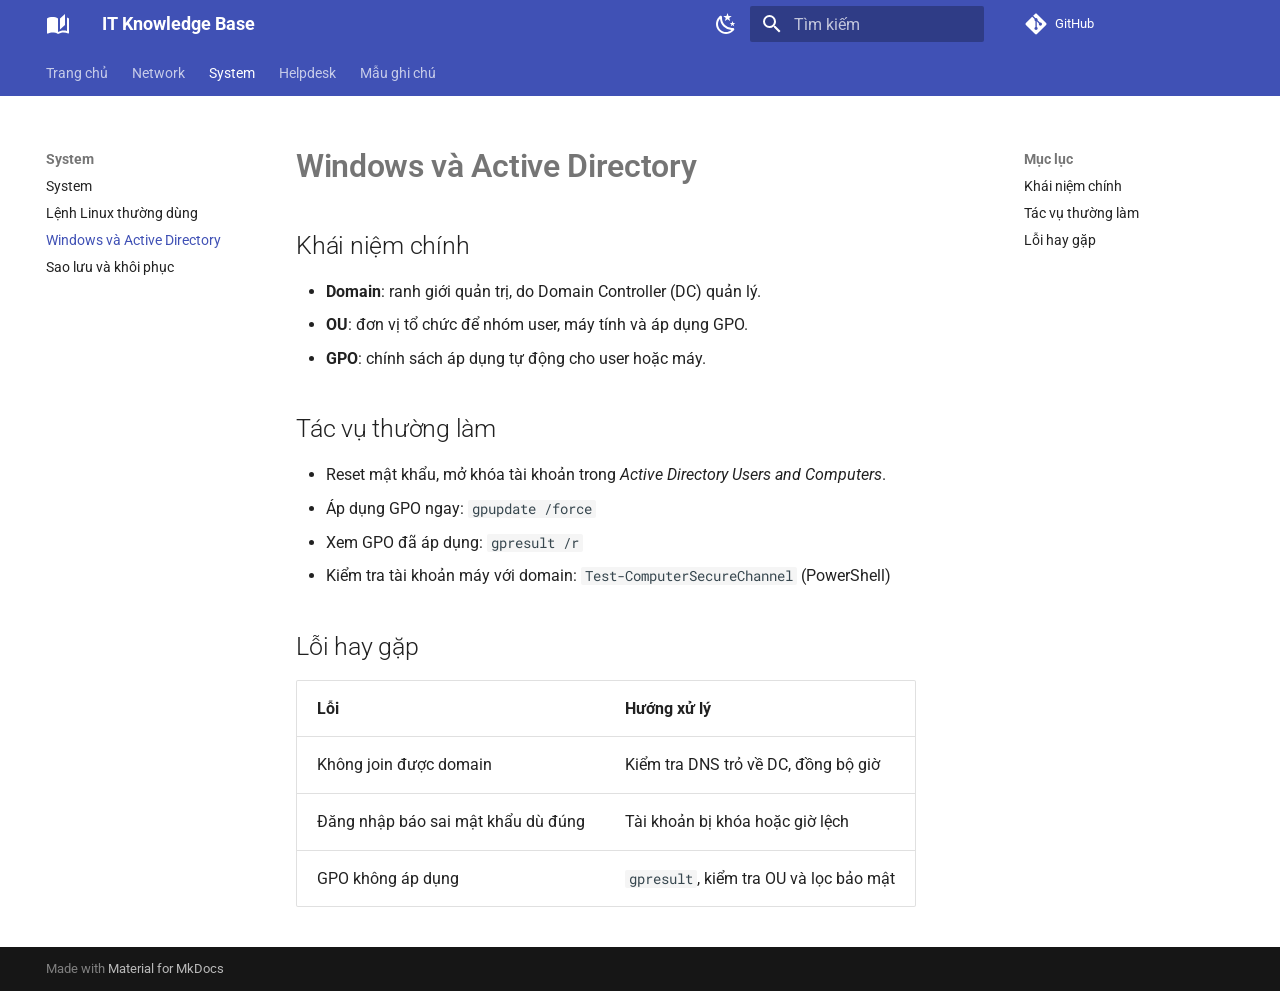
<file: system/windows-ad/index.html>
<!doctype html>
<html lang="vi" class="no-js">
  <head>
    
      <meta charset="utf-8">
      <meta name="viewport" content="width=device-width,initial-scale=1">
      
        <meta name="description" content="Tổng hợp kiến thức Network, System, Helpdesk">
      
      
      
        <link rel="canonical" href="https://hiencrab.github.io/knowledge-base/system/windows-ad/">
      
      
        <link rel="prev" href="../linux-commands/">
      
      
        <link rel="next" href="../backup/">
      
      
        
      
      
      <link rel="icon" href="../../assets/images/favicon.png">
      <meta name="generator" content="mkdocs-1.6.1, mkdocs-material-9.8.1">
    
    
      
        <title>Windows và Active Directory - IT Knowledge Base</title>
      
    
    
      <link rel="stylesheet" href="../../assets/stylesheets/main.57a0d79d.min.css">
      
        
        <link rel="stylesheet" href="../../assets/stylesheets/palette.fb2fffe2.min.css">
      
      


    
    
      
    
    
      
        
        
        <link rel="preconnect" href="https://fonts.gstatic.com" crossorigin>
        <link rel="stylesheet" href="https://fonts.googleapis.com/css?family=Roboto:300,300i,400,400i,700,700i%7CRoboto+Mono:400,400i,700,700i&display=fallback">
        <style>:root{--md-text-font:"Roboto";--md-code-font:"Roboto Mono"}</style>
      
    
    
      <link rel="stylesheet" href="../../stylesheets/extra.css">
    
    <script>__md_scope=new URL("../..",location),__md_hash=e=>[...e].reduce(((e,_)=>(e<<5)-e+_.charCodeAt(0)),0),__md_get=(e,_=localStorage,t=__md_scope)=>JSON.parse(_.getItem(t.pathname+"."+e)),__md_set=(e,_,t=localStorage,a=__md_scope)=>{try{t.setItem(a.pathname+"."+e,JSON.stringify(_))}catch(e){}}</script>
    
      

    
    
  </head>
  
  
    
    
      
    
    
    
    
    <body dir="ltr" data-md-color-scheme="default" data-md-color-primary="indigo" data-md-color-accent="indigo">
  
    
    <input class="md-toggle" data-md-toggle="drawer" type="checkbox" id="__drawer" autocomplete="off">
    <input class="md-toggle" data-md-toggle="search" type="checkbox" id="__search" autocomplete="off">
    <label class="md-overlay" for="__drawer"></label>
    <div data-md-component="skip">
      
        
        <a href="#windows-va-active-directory" class="md-skip">
          Bỏ qua
        </a>
      
    </div>
    <div data-md-component="announce">
      
    </div>
    
    
      

<header class="md-header" data-md-component="header">
  <nav class="md-header__inner md-grid" aria-label="Đầu trang">
    <a href="../.." title="IT Knowledge Base" class="md-header__button md-logo" aria-label="IT Knowledge Base" data-md-component="logo">
      
  
  <svg xmlns="http://www.w3.org/2000/svg" viewBox="0 0 24 24"><path d="m19 2-5 4.5v11l5-4.5zM6.5 5C4.55 5 2.45 5.4 1 6.5v14.66c0 .25.25.5.5.5.1 0 .15-.07.25-.07 1.35-.65 3.3-1.09 4.75-1.09 1.95 0 4.05.4 5.5 1.5 1.35-.85 3.8-1.5 5.5-1.5 1.65 0 3.35.31 4.75 1.06.1.05.15.03.25.03.25 0 .5-.25.5-.5V6.5c-.6-.45-1.25-.75-2-1V19c-1.1-.35-2.3-.5-3.5-.5-1.7 0-4.15.65-5.5 1.5V6.5C10.55 5.4 8.45 5 6.5 5"/></svg>

    </a>
    <label class="md-header__button md-icon" for="__drawer">
      
      <svg xmlns="http://www.w3.org/2000/svg" viewBox="0 0 24 24"><path d="M3 6h18v2H3zm0 5h18v2H3zm0 5h18v2H3z"/></svg>
    </label>
    <div class="md-header__title" data-md-component="header-title">
      <div class="md-header__ellipsis">
        <div class="md-header__topic">
          <span class="md-ellipsis">
            IT Knowledge Base
          </span>
        </div>
        <div class="md-header__topic" data-md-component="header-topic">
          <span class="md-ellipsis">
            
              Windows và Active Directory
            
          </span>
        </div>
      </div>
    </div>
    
      
        <form class="md-header__option" data-md-component="palette">
  
    
    
    
    <input class="md-option" data-md-color-media="(prefers-color-scheme: light)" data-md-color-scheme="default" data-md-color-primary="indigo" data-md-color-accent="indigo"  aria-label="Chuyển sang chế độ tối"  type="radio" name="__palette" id="__palette_0">
    
      <label class="md-header__button md-icon" title="Chuyển sang chế độ tối" for="__palette_1" hidden>
        <svg xmlns="http://www.w3.org/2000/svg" viewBox="0 0 24 24"><path d="m17.75 4.09-2.53 1.94.91 3.06-2.63-1.81-2.63 1.81.91-3.06-2.53-1.94L12.44 4l1.06-3 1.06 3zm3.5 6.91-1.64 1.25.59 1.98-1.7-1.17-1.7 1.17.59-1.98L15.75 11l2.06-.05L18.5 9l.69 1.95zm-2.28 4.95c.83-.08 1.72 1.1 1.19 1.85-.32.45-.66.87-1.08 1.27C15.17 23 8.84 23 4.94 19.07c-3.91-3.9-3.91-10.24 0-14.14.4-.4.82-.76 1.27-1.08.75-.53 1.93.36 1.85 1.19-.27 2.86.69 5.83 2.89 8.02a9.96 9.96 0 0 0 8.02 2.89m-1.64 2.02a12.08 12.08 0 0 1-7.8-3.47c-2.17-2.19-3.33-5-3.49-7.82-2.81 3.14-2.7 7.96.31 10.98 3.02 3.01 7.84 3.12 10.98.31"/></svg>
      </label>
    
  
    
    
    
    <input class="md-option" data-md-color-media="(prefers-color-scheme: dark)" data-md-color-scheme="slate" data-md-color-primary="indigo" data-md-color-accent="indigo"  aria-label="Chuyển sang chế độ sáng"  type="radio" name="__palette" id="__palette_1">
    
      <label class="md-header__button md-icon" title="Chuyển sang chế độ sáng" for="__palette_0" hidden>
        <svg xmlns="http://www.w3.org/2000/svg" viewBox="0 0 24 24"><path d="M12 7a5 5 0 0 1 5 5 5 5 0 0 1-5 5 5 5 0 0 1-5-5 5 5 0 0 1 5-5m0 2a3 3 0 0 0-3 3 3 3 0 0 0 3 3 3 3 0 0 0 3-3 3 3 0 0 0-3-3m0-7 2.39 3.42C13.65 5.15 12.84 5 12 5s-1.65.15-2.39.42zM3.34 7l4.16-.35A7.2 7.2 0 0 0 5.94 8.5c-.44.74-.69 1.5-.83 2.29zm.02 10 1.76-3.77a7.131 7.131 0 0 0 2.38 4.14zM20.65 7l-1.77 3.79a7.02 7.02 0 0 0-2.38-4.15zm-.01 10-4.14.36c.59-.51 1.12-1.14 1.54-1.86.42-.73.69-1.5.83-2.29zM12 22l-2.41-3.44c.74.27 1.55.44 2.41.44.82 0 1.63-.17 2.37-.44z"/></svg>
      </label>
    
  
</form>
      
    
    
      <script>var palette=__md_get("__palette");if(palette&&palette.color){if("(prefers-color-scheme)"===palette.color.media){var media=matchMedia("(prefers-color-scheme: light)"),input=document.querySelector(media.matches?"[data-md-color-media='(prefers-color-scheme: light)']":"[data-md-color-media='(prefers-color-scheme: dark)']");palette.color.media=input.getAttribute("data-md-color-media"),palette.color.scheme=input.getAttribute("data-md-color-scheme"),palette.color.primary=input.getAttribute("data-md-color-primary"),palette.color.accent=input.getAttribute("data-md-color-accent")}for(var[key,value]of Object.entries(palette.color))document.body.setAttribute("data-md-color-"+key,value)}</script>
    
    
    
      
      
        <label class="md-header__button md-icon" for="__search">
          
          <svg xmlns="http://www.w3.org/2000/svg" viewBox="0 0 24 24"><path d="M9.5 3A6.5 6.5 0 0 1 16 9.5c0 1.61-.59 3.09-1.56 4.23l.27.27h.79l5 5-1.5 1.5-5-5v-.79l-.27-.27A6.52 6.52 0 0 1 9.5 16 6.5 6.5 0 0 1 3 9.5 6.5 6.5 0 0 1 9.5 3m0 2C7 5 5 7 5 9.5S7 14 9.5 14 14 12 14 9.5 12 5 9.5 5"/></svg>
        </label>
        <div class="md-search" data-md-component="search" role="dialog">
  <label class="md-search__overlay" for="__search"></label>
  <div class="md-search__inner" role="search">
    <form class="md-search__form" name="search">
      <input type="text" class="md-search__input" name="query" aria-label="Tìm kiếm" placeholder="Tìm kiếm" autocapitalize="off" autocorrect="off" autocomplete="off" spellcheck="false" data-md-component="search-query" required>
      <label class="md-search__icon md-icon" for="__search">
        
        <svg xmlns="http://www.w3.org/2000/svg" viewBox="0 0 24 24"><path d="M9.5 3A6.5 6.5 0 0 1 16 9.5c0 1.61-.59 3.09-1.56 4.23l.27.27h.79l5 5-1.5 1.5-5-5v-.79l-.27-.27A6.52 6.52 0 0 1 9.5 16 6.5 6.5 0 0 1 3 9.5 6.5 6.5 0 0 1 9.5 3m0 2C7 5 5 7 5 9.5S7 14 9.5 14 14 12 14 9.5 12 5 9.5 5"/></svg>
        
        <svg xmlns="http://www.w3.org/2000/svg" viewBox="0 0 24 24"><path d="M20 11v2H8l5.5 5.5-1.42 1.42L4.16 12l7.92-7.92L13.5 5.5 8 11z"/></svg>
      </label>
      <nav class="md-search__options" aria-label="Tìm kiếm">
        
        <button type="reset" class="md-search__icon md-icon" title="Xoá" aria-label="Xoá" tabindex="-1">
          
          <svg xmlns="http://www.w3.org/2000/svg" viewBox="0 0 24 24"><path d="M19 6.41 17.59 5 12 10.59 6.41 5 5 6.41 10.59 12 5 17.59 6.41 19 12 13.41 17.59 19 19 17.59 13.41 12z"/></svg>
        </button>
      </nav>
      
        <div class="md-search__suggest" data-md-component="search-suggest"></div>
      
    </form>
    <div class="md-search__output">
      <div class="md-search__scrollwrap" tabindex="0" data-md-scrollfix>
        <div class="md-search-result" data-md-component="search-result">
          <div class="md-search-result__meta">
            Initializing search
          </div>
          <ol class="md-search-result__list" role="presentation"></ol>
        </div>
      </div>
    </div>
  </div>
</div>
      
    
    
      <div class="md-header__source">
        <a href="https://github.com/hiencrab/knowledge-base" title="Xem mã nguồn" class="md-source" data-md-component="source">
  <div class="md-source__icon md-icon">
    
    <svg xmlns="http://www.w3.org/2000/svg" viewBox="0 0 448 512"><!--! Font Awesome Free 7.1.0 by @fontawesome - https://fontawesome.com License - https://fontawesome.com/license/free (Icons: CC BY 4.0, Fonts: SIL OFL 1.1, Code: MIT License) Copyright 2025 Fonticons, Inc.--><path d="M439.6 236.1 244 40.5c-5.4-5.5-12.8-8.5-20.4-8.5s-15 3-20.4 8.4L162.5 81l51.5 51.5c27.1-9.1 52.7 16.8 43.4 43.7l49.7 49.7c34.2-11.8 61.2 31 35.5 56.7-26.5 26.5-70.2-2.9-56-37.3L240.3 199v121.9c25.3 12.5 22.3 41.8 9.1 55-6.4 6.4-15.2 10.1-24.3 10.1s-17.8-3.6-24.3-10.1c-17.6-17.6-11.1-46.9 11.2-56v-123c-20.8-8.5-24.6-30.7-18.6-45L142.6 101 8.5 235.1C3 240.6 0 247.9 0 255.5s3 15 8.5 20.4l195.6 195.7c5.4 5.4 12.7 8.4 20.4 8.4s15-3 20.4-8.4l194.7-194.7c5.4-5.4 8.4-12.8 8.4-20.4s-3-15-8.4-20.4"/></svg>
  </div>
  <div class="md-source__repository">
    GitHub
  </div>
</a>
      </div>
    
  </nav>
  
</header>
    
    <div class="md-container" data-md-component="container">
      
      
        
          
            
<nav class="md-tabs" aria-label="Tabs" data-md-component="tabs">
  <div class="md-grid">
    <ul class="md-tabs__list">
      
        
  
  
  
  
    <li class="md-tabs__item">
      <a href="../.." class="md-tabs__link">
        
  
  
    
  
  Trang chủ

      </a>
    </li>
  

      
        
  
  
  
  
    
    
      <li class="md-tabs__item">
        <a href="../../network/" class="md-tabs__link">
          
  
  
  Network

        </a>
      </li>
    
  

      
        
  
  
  
    
  
  
    
    
      <li class="md-tabs__item md-tabs__item--active">
        <a href="../" class="md-tabs__link">
          
  
  
  System

        </a>
      </li>
    
  

      
        
  
  
  
  
    
    
      <li class="md-tabs__item">
        <a href="../../helpdesk/" class="md-tabs__link">
          
  
  
  Helpdesk

        </a>
      </li>
    
  

      
        
  
  
  
  
    <li class="md-tabs__item">
      <a href="../../template/" class="md-tabs__link">
        
  
  
    
  
  Mẫu ghi chú

      </a>
    </li>
  

      
    </ul>
  </div>
</nav>
          
        
      
      <main class="md-main" data-md-component="main">
        <div class="md-main__inner md-grid">
          
            
              
              <div class="md-sidebar md-sidebar--primary" data-md-component="sidebar" data-md-type="navigation" >
                <div class="md-sidebar__scrollwrap">
                  <div class="md-sidebar__inner">
                    


  


<nav class="md-nav md-nav--primary md-nav--lifted" aria-label="Thanh điều hướng" data-md-level="0">
  <label class="md-nav__title" for="__drawer">
    <a href="../.." title="IT Knowledge Base" class="md-nav__button md-logo" aria-label="IT Knowledge Base" data-md-component="logo">
      
  
  <svg xmlns="http://www.w3.org/2000/svg" viewBox="0 0 24 24"><path d="m19 2-5 4.5v11l5-4.5zM6.5 5C4.55 5 2.45 5.4 1 6.5v14.66c0 .25.25.5.5.5.1 0 .15-.07.25-.07 1.35-.65 3.3-1.09 4.75-1.09 1.95 0 4.05.4 5.5 1.5 1.35-.85 3.8-1.5 5.5-1.5 1.65 0 3.35.31 4.75 1.06.1.05.15.03.25.03.25 0 .5-.25.5-.5V6.5c-.6-.45-1.25-.75-2-1V19c-1.1-.35-2.3-.5-3.5-.5-1.7 0-4.15.65-5.5 1.5V6.5C10.55 5.4 8.45 5 6.5 5"/></svg>

    </a>
    IT Knowledge Base
  </label>
  
    <div class="md-nav__source">
      <a href="https://github.com/hiencrab/knowledge-base" title="Xem mã nguồn" class="md-source" data-md-component="source">
  <div class="md-source__icon md-icon">
    
    <svg xmlns="http://www.w3.org/2000/svg" viewBox="0 0 448 512"><!--! Font Awesome Free 7.1.0 by @fontawesome - https://fontawesome.com License - https://fontawesome.com/license/free (Icons: CC BY 4.0, Fonts: SIL OFL 1.1, Code: MIT License) Copyright 2025 Fonticons, Inc.--><path d="M439.6 236.1 244 40.5c-5.4-5.5-12.8-8.5-20.4-8.5s-15 3-20.4 8.4L162.5 81l51.5 51.5c27.1-9.1 52.7 16.8 43.4 43.7l49.7 49.7c34.2-11.8 61.2 31 35.5 56.7-26.5 26.5-70.2-2.9-56-37.3L240.3 199v121.9c25.3 12.5 22.3 41.8 9.1 55-6.4 6.4-15.2 10.1-24.3 10.1s-17.8-3.6-24.3-10.1c-17.6-17.6-11.1-46.9 11.2-56v-123c-20.8-8.5-24.6-30.7-18.6-45L142.6 101 8.5 235.1C3 240.6 0 247.9 0 255.5s3 15 8.5 20.4l195.6 195.7c5.4 5.4 12.7 8.4 20.4 8.4s15-3 20.4-8.4l194.7-194.7c5.4-5.4 8.4-12.8 8.4-20.4s-3-15-8.4-20.4"/></svg>
  </div>
  <div class="md-source__repository">
    GitHub
  </div>
</a>
    </div>
  
  <ul class="md-nav__list" data-md-scrollfix>
    
      
      
  
  
  
  
    <li class="md-nav__item">
      <a href="../.." class="md-nav__link">
        
  
  
  <span class="md-ellipsis">
    
  
    Trang chủ
  

    
  </span>
  
  

      </a>
    </li>
  

    
      
      
  
  
  
  
    
    
    
    
      
      
        
      
    
    
    <li class="md-nav__item md-nav__item--nested">
      
        
        
        <input class="md-nav__toggle md-toggle " type="checkbox" id="__nav_2" >
        
          
          <label class="md-nav__link" for="__nav_2" id="__nav_2_label" tabindex="0">
            
  
  
  <span class="md-ellipsis">
    
  
    Network
  

    
  </span>
  
  

            <span class="md-nav__icon md-icon"></span>
          </label>
        
        <nav class="md-nav" data-md-level="1" aria-labelledby="__nav_2_label" aria-expanded="false">
          <label class="md-nav__title" for="__nav_2">
            <span class="md-nav__icon md-icon"></span>
            
  
    Network
  

          </label>
          <ul class="md-nav__list" data-md-scrollfix>
            
              
                
  
  
  
  
    <li class="md-nav__item">
      <a href="../../network/" class="md-nav__link">
        
  
  
  <span class="md-ellipsis">
    
  
    Network
  

    
  </span>
  
  

      </a>
    </li>
  

              
            
              
                
  
  
  
  
    <li class="md-nav__item">
      <a href="../../network/osi-tcpip/" class="md-nav__link">
        
  
  
  <span class="md-ellipsis">
    
  
    Mô hình OSI và TCP/IP
  

    
  </span>
  
  

      </a>
    </li>
  

              
            
              
                
  
  
  
  
    <li class="md-nav__item">
      <a href="../../network/subnetting/" class="md-nav__link">
        
  
  
  <span class="md-ellipsis">
    
  
    Chia subnet
  

    
  </span>
  
  

      </a>
    </li>
  

              
            
              
                
  
  
  
  
    <li class="md-nav__item">
      <a href="../../network/troubleshooting/" class="md-nav__link">
        
  
  
  <span class="md-ellipsis">
    
  
    Xử lý sự cố mạng
  

    
  </span>
  
  

      </a>
    </li>
  

              
            
          </ul>
        </nav>
      
    </li>
  

    
      
      
  
  
    
  
  
  
    
    
    
    
      
        
        
      
      
        
      
    
    
    <li class="md-nav__item md-nav__item--active md-nav__item--section md-nav__item--nested">
      
        
        
        <input class="md-nav__toggle md-toggle " type="checkbox" id="__nav_3" checked>
        
          
          <label class="md-nav__link" for="__nav_3" id="__nav_3_label" tabindex="">
            
  
  
  <span class="md-ellipsis">
    
  
    System
  

    
  </span>
  
  

            <span class="md-nav__icon md-icon"></span>
          </label>
        
        <nav class="md-nav" data-md-level="1" aria-labelledby="__nav_3_label" aria-expanded="true">
          <label class="md-nav__title" for="__nav_3">
            <span class="md-nav__icon md-icon"></span>
            
  
    System
  

          </label>
          <ul class="md-nav__list" data-md-scrollfix>
            
              
                
  
  
  
  
    <li class="md-nav__item">
      <a href="../" class="md-nav__link">
        
  
  
  <span class="md-ellipsis">
    
  
    System
  

    
  </span>
  
  

      </a>
    </li>
  

              
            
              
                
  
  
  
  
    <li class="md-nav__item">
      <a href="../linux-commands/" class="md-nav__link">
        
  
  
  <span class="md-ellipsis">
    
  
    Lệnh Linux thường dùng
  

    
  </span>
  
  

      </a>
    </li>
  

              
            
              
                
  
  
    
  
  
  
    <li class="md-nav__item md-nav__item--active">
      
      <input class="md-nav__toggle md-toggle" type="checkbox" id="__toc">
      
      
        
      
      
        <label class="md-nav__link md-nav__link--active" for="__toc">
          
  
  
  <span class="md-ellipsis">
    
  
    Windows và Active Directory
  

    
  </span>
  
  

          <span class="md-nav__icon md-icon"></span>
        </label>
      
      <a href="./" class="md-nav__link md-nav__link--active">
        
  
  
  <span class="md-ellipsis">
    
  
    Windows và Active Directory
  

    
  </span>
  
  

      </a>
      
        

<nav class="md-nav md-nav--secondary" aria-label="Mục lục">
  
  
  
    
  
  
    <label class="md-nav__title" for="__toc">
      <span class="md-nav__icon md-icon"></span>
      Mục lục
    </label>
    <ul class="md-nav__list" data-md-component="toc" data-md-scrollfix>
      
        <li class="md-nav__item">
  <a href="#khai-niem-chinh" class="md-nav__link">
    <span class="md-ellipsis">
      
        Khái niệm chính
      
    </span>
  </a>
  
</li>
      
        <li class="md-nav__item">
  <a href="#tac-vu-thuong-lam" class="md-nav__link">
    <span class="md-ellipsis">
      
        Tác vụ thường làm
      
    </span>
  </a>
  
</li>
      
        <li class="md-nav__item">
  <a href="#loi-hay-gap" class="md-nav__link">
    <span class="md-ellipsis">
      
        Lỗi hay gặp
      
    </span>
  </a>
  
</li>
      
    </ul>
  
</nav>
      
    </li>
  

              
            
              
                
  
  
  
  
    <li class="md-nav__item">
      <a href="../backup/" class="md-nav__link">
        
  
  
  <span class="md-ellipsis">
    
  
    Sao lưu và khôi phục
  

    
  </span>
  
  

      </a>
    </li>
  

              
            
          </ul>
        </nav>
      
    </li>
  

    
      
      
  
  
  
  
    
    
    
    
      
      
        
      
    
    
    <li class="md-nav__item md-nav__item--nested">
      
        
        
        <input class="md-nav__toggle md-toggle " type="checkbox" id="__nav_4" >
        
          
          <label class="md-nav__link" for="__nav_4" id="__nav_4_label" tabindex="0">
            
  
  
  <span class="md-ellipsis">
    
  
    Helpdesk
  

    
  </span>
  
  

            <span class="md-nav__icon md-icon"></span>
          </label>
        
        <nav class="md-nav" data-md-level="1" aria-labelledby="__nav_4_label" aria-expanded="false">
          <label class="md-nav__title" for="__nav_4">
            <span class="md-nav__icon md-icon"></span>
            
  
    Helpdesk
  

          </label>
          <ul class="md-nav__list" data-md-scrollfix>
            
              
                
  
  
  
  
    <li class="md-nav__item">
      <a href="../../helpdesk/" class="md-nav__link">
        
  
  
  <span class="md-ellipsis">
    
  
    Helpdesk
  

    
  </span>
  
  

      </a>
    </li>
  

              
            
              
                
  
  
  
  
    <li class="md-nav__item">
      <a href="../../helpdesk/ticket-process/" class="md-nav__link">
        
  
  
  <span class="md-ellipsis">
    
  
    Quy trình xử lý ticket
  

    
  </span>
  
  

      </a>
    </li>
  

              
            
              
                
  
  
  
  
    <li class="md-nav__item">
      <a href="../../helpdesk/common-issues/" class="md-nav__link">
        
  
  
  <span class="md-ellipsis">
    
  
    Checklist sự cố thường gặp
  

    
  </span>
  
  

      </a>
    </li>
  

              
            
          </ul>
        </nav>
      
    </li>
  

    
      
      
  
  
  
  
    <li class="md-nav__item">
      <a href="../../template/" class="md-nav__link">
        
  
  
  <span class="md-ellipsis">
    
  
    Mẫu ghi chú
  

    
  </span>
  
  

      </a>
    </li>
  

    
  </ul>
</nav>
                  </div>
                </div>
              </div>
            
            
              
              <div class="md-sidebar md-sidebar--secondary" data-md-component="sidebar" data-md-type="toc" >
                <div class="md-sidebar__scrollwrap">
                  <div class="md-sidebar__inner">
                    

<nav class="md-nav md-nav--secondary" aria-label="Mục lục">
  
  
  
    
  
  
    <label class="md-nav__title" for="__toc">
      <span class="md-nav__icon md-icon"></span>
      Mục lục
    </label>
    <ul class="md-nav__list" data-md-component="toc" data-md-scrollfix>
      
        <li class="md-nav__item">
  <a href="#khai-niem-chinh" class="md-nav__link">
    <span class="md-ellipsis">
      
        Khái niệm chính
      
    </span>
  </a>
  
</li>
      
        <li class="md-nav__item">
  <a href="#tac-vu-thuong-lam" class="md-nav__link">
    <span class="md-ellipsis">
      
        Tác vụ thường làm
      
    </span>
  </a>
  
</li>
      
        <li class="md-nav__item">
  <a href="#loi-hay-gap" class="md-nav__link">
    <span class="md-ellipsis">
      
        Lỗi hay gặp
      
    </span>
  </a>
  
</li>
      
    </ul>
  
</nav>
                  </div>
                </div>
              </div>
            
          
          
            <div class="md-content" data-md-component="content">
              
              <article class="md-content__inner md-typeset">
                
                  


  
  


<h1 id="windows-va-active-directory">Windows và Active Directory<a class="headerlink" href="#windows-va-active-directory" title="Permanent link">&para;</a></h1>
<h2 id="khai-niem-chinh">Khái niệm chính<a class="headerlink" href="#khai-niem-chinh" title="Permanent link">&para;</a></h2>
<ul>
<li><strong>Domain</strong>: ranh giới quản trị, do Domain Controller (DC) quản lý.</li>
<li><strong>OU</strong>: đơn vị tổ chức để nhóm user, máy tính và áp dụng GPO.</li>
<li><strong>GPO</strong>: chính sách áp dụng tự động cho user hoặc máy.</li>
</ul>
<h2 id="tac-vu-thuong-lam">Tác vụ thường làm<a class="headerlink" href="#tac-vu-thuong-lam" title="Permanent link">&para;</a></h2>
<ul>
<li>Reset mật khẩu, mở khóa tài khoản trong <em>Active Directory Users and Computers</em>.</li>
<li>Áp dụng GPO ngay: <code>gpupdate /force</code></li>
<li>Xem GPO đã áp dụng: <code>gpresult /r</code></li>
<li>Kiểm tra tài khoản máy với domain: <code>Test-ComputerSecureChannel</code> (PowerShell)</li>
</ul>
<h2 id="loi-hay-gap">Lỗi hay gặp<a class="headerlink" href="#loi-hay-gap" title="Permanent link">&para;</a></h2>
<table>
<thead>
<tr>
<th>Lỗi</th>
<th>Hướng xử lý</th>
</tr>
</thead>
<tbody>
<tr>
<td>Không join được domain</td>
<td>Kiểm tra DNS trỏ về DC, đồng bộ giờ</td>
</tr>
<tr>
<td>Đăng nhập báo sai mật khẩu dù đúng</td>
<td>Tài khoản bị khóa hoặc giờ lệch</td>
</tr>
<tr>
<td>GPO không áp dụng</td>
<td><code>gpresult</code>, kiểm tra OU và lọc bảo mật</td>
</tr>
</tbody>
</table>












                
              </article>
            </div>
          
          
  <script>var tabs=__md_get("__tabs");if(Array.isArray(tabs))e:for(var set of document.querySelectorAll(".tabbed-set")){var labels=set.querySelector(".tabbed-labels");for(var tab of tabs)for(var label of labels.getElementsByTagName("label"))if(label.innerText.trim()===tab){var input=document.getElementById(label.htmlFor);input.checked=!0;continue e}}</script>

<script>var target=document.getElementById(location.hash.slice(1));target&&target.name&&(target.checked=target.name.startsWith("__tabbed_"))</script>
        </div>
        
          <button type="button" class="md-top md-icon" data-md-component="top" hidden>
  
  <svg xmlns="http://www.w3.org/2000/svg" viewBox="0 0 24 24"><path d="M13 20h-2V8l-5.5 5.5-1.42-1.42L12 4.16l7.92 7.92-1.42 1.42L13 8z"/></svg>
  Trở lại mục lục
</button>
        
      </main>
      
        <footer class="md-footer">
  
  <div class="md-footer-meta md-typeset">
    <div class="md-footer-meta__inner md-grid">
      <div class="md-copyright">
  
  
    Made with
    <a href="https://squidfunk.github.io/mkdocs-material/" target="_blank" rel="noopener">
      Material for MkDocs
    </a>
  
</div>
      
    </div>
  </div>
</footer>
      
    </div>
    <div class="md-dialog" data-md-component="dialog">
      <div class="md-dialog__inner md-typeset"></div>
    </div>
    
    
    
      
      
      <script id="__config" type="application/json">{"annotate": null, "base": "../..", "features": ["navigation.tabs", "navigation.sections", "navigation.top", "search.suggest", "search.highlight", "content.code.copy", "content.tabs.link"], "search": "../../assets/javascripts/workers/search.a7633da7.min.js", "tags": null, "translations": {"clipboard.copied": "\u0110\u00e3 sao ch\u00e9p", "clipboard.copy": "Sao ch\u00e9p v\u00e0o b\u1ed9 nh\u1edb t\u1ea1m", "search.result.more.one": "1 t\u1eeb kh\u00e1c trong trang", "search.result.more.other": "# t\u1eeb kh\u00e1c trong trang", "search.result.none": "Kh\u00f4ng t\u00ecm th\u1ea5y t\u00e0i li\u1ec7u li\u00ean quan", "search.result.one": "1 t\u00e0i li\u1ec7u li\u00ean quan", "search.result.other": "# t\u00e0i li\u1ec7u li\u00ean quan", "search.result.placeholder": "Nh\u1eadp \u0111\u1ec3 b\u1eaft \u0111\u1ea7u t\u00ecm ki\u1ebfm", "search.result.term.missing": "Kh\u00f4ng", "select.version": "Ch\u1ecdn phi\u00ean b\u1ea3n"}, "version": null}</script>
    
    
      <script src="../../assets/javascripts/bundle.a5f9d56c.min.js"></script>
      
    
  </body>
</html>
</file>
<file: stylesheets/extra.css>
.md-typeset h1 { font-weight: 600; }
.md-typeset table:not([class]) { font-size: .8rem; }
</file>
<file: assets/stylesheets/main.57a0d79d.min.css>
@charset "UTF-8";html{box-sizing:border-box;-webkit-text-size-adjust:none;-moz-text-size-adjust:none;text-size-adjust:none}*,:after,:before{box-sizing:inherit}@media(prefers-reduced-motion){*,:after,:before{transition:none!important}}body{margin:0;-webkit-font-smoothing:antialiased;-moz-osx-font-smoothing:grayscale;--md-text-font-family:var(--md-text-font, _),
    -apple-system, BlinkMacSystemFont, Helvetica, Arial, sans-serif;--md-code-font-family:var(--md-code-font, _),
    SFMono-Regular, Consolas, Menlo, monospace}.md-typeset code:not(.focus-visible),a,button,input,label{-webkit-tap-highlight-color:transparent}a{color:inherit;text-decoration:none}hr{box-sizing:initial;display:block;height:.05rem;padding:0;overflow:visible;border:0}small{font-size:80%}sub,sup{line-height:1em}img{border-style:none}table{border-spacing:0;border-collapse:initial}td,th{font-weight:400;vertical-align:top}button{padding:0;margin:0;font-family:inherit;font-size:inherit;background:#0000;border:0}input{border:0;outline:none}:root{--md-primary-fg-color:#4051b5;--md-primary-fg-color--light:#5d6cc0;--md-primary-fg-color--dark:#303fa1;--md-primary-bg-color:#fff;--md-primary-bg-color--light:#ffffffb3;--md-accent-fg-color:#526cfe;--md-accent-fg-color--transparent:#526cfe1a;--md-accent-bg-color:#fff;--md-accent-bg-color--light:#ffffffb3;--md-typeset-table-sort-icon:url("data:image/svg+xml;charset=utf-8,<svg xmlns='http://www.w3.org/2000/svg' viewBox='0 0 24 24'><path d='m18 21-4-4h3V7h-3l4-4 4 4h-3v10h3M2 19v-2h10v2M2 13v-2h7v2M2 7V5h4v2z'/></svg>");--md-typeset-table-sort-icon--asc:url("data:image/svg+xml;charset=utf-8,<svg xmlns='http://www.w3.org/2000/svg' viewBox='0 0 24 24'><path d='M19 17h3l-4 4-4-4h3V3h2M2 17h10v2H2M6 5v2H2V5m0 6h7v2H2z'/></svg>");--md-typeset-table-sort-icon--desc:url("data:image/svg+xml;charset=utf-8,<svg xmlns='http://www.w3.org/2000/svg' viewBox='0 0 24 24'><path d='M19 7h3l-4-4-4 4h3v14h2M2 17h10v2H2M6 5v2H2V5m0 6h7v2H2z'/></svg>")}[data-md-color-scheme=default]{color-scheme:light}[data-md-color-scheme=default] img[src$="#gh-dark-mode-only"],[data-md-color-scheme=default] img[src$="#only-dark"]{display:none}:root,[data-md-color-scheme=default]{--md-hue:225deg;--md-default-fg-color:#000000de;--md-default-fg-color--light:#0000008a;--md-default-fg-color--lighter:#00000052;--md-default-fg-color--lightest:#00000012;--md-default-bg-color:#fff;--md-default-bg-color--light:#ffffffb3;--md-default-bg-color--lighter:#ffffff4d;--md-default-bg-color--lightest:#ffffff1f;--md-code-fg-color:#36464e;--md-code-bg-color:#f5f5f5;--md-code-bg-color--light:#f5f5f5b3;--md-code-bg-color--lighter:#f5f5f54d;--md-code-hl-color:#4287ff;--md-code-hl-color--light:#4287ff1a;--md-code-hl-number-color:#d52a2a;--md-code-hl-special-color:#db1457;--md-code-hl-function-color:#a846b9;--md-code-hl-constant-color:#6e59d9;--md-code-hl-keyword-color:#3f6ec6;--md-code-hl-string-color:#1c7d4d;--md-code-hl-name-color:var(--md-code-fg-color);--md-code-hl-operator-color:var(--md-default-fg-color--light);--md-code-hl-punctuation-color:var(--md-default-fg-color--light);--md-code-hl-comment-color:var(--md-default-fg-color--light);--md-code-hl-generic-color:var(--md-default-fg-color--light);--md-code-hl-variable-color:var(--md-default-fg-color--light);--md-typeset-color:var(--md-default-fg-color);--md-typeset-a-color:var(--md-primary-fg-color);--md-typeset-del-color:#f5503d26;--md-typeset-ins-color:#0bd57026;--md-typeset-kbd-color:#fafafa;--md-typeset-kbd-accent-color:#fff;--md-typeset-kbd-border-color:#b8b8b8;--md-typeset-mark-color:#ffff0080;--md-typeset-table-color:#0000001f;--md-typeset-table-color--light:#00000009;--md-admonition-fg-color:var(--md-default-fg-color);--md-admonition-bg-color:var(--md-default-bg-color);--md-warning-fg-color:#000000de;--md-warning-bg-color:#ff9;--md-footer-fg-color:#fff;--md-footer-fg-color--light:#ffffffb3;--md-footer-fg-color--lighter:#ffffff73;--md-footer-bg-color:#000000de;--md-footer-bg-color--dark:#00000052;--md-shadow-z1:0 0.2rem 0.5rem #0000000d,
    0 0 0.05rem #0000001a;--md-shadow-z2:0 0.2rem 0.5rem #0000001a,
    0 0 0.05rem #00000040;--md-shadow-z3:0 0.2rem 0.5rem #0003,
    0 0 0.05rem #00000059}.md-icon svg{display:block;width:1.2rem;height:1.2rem;fill:currentcolor}aside,body,input{font-family:var(--md-text-font-family);font-feature-settings:"kern","liga";color:var(--md-typeset-color)}code,kbd,pre{font-family:var(--md-code-font-family);font-feature-settings:"kern"}.md-typeset{font-size:.8rem;line-height:1.6;overflow-wrap:break-word;-webkit-print-color-adjust:exact;color-adjust:exact}@media print{.md-typeset{font-size:.68rem}.md-typeset code,.md-typeset kbd,.md-typeset pre{white-space:pre-wrap}}.md-typeset blockquote,.md-typeset dl,.md-typeset figure,.md-typeset ol,.md-typeset pre,.md-typeset ul{margin-top:1em;margin-bottom:1em}.md-typeset h1{margin:0 0 1.25em;font-size:2em;line-height:1.3;color:var(--md-default-fg-color--light)}.md-typeset h1,.md-typeset h2{font-weight:300;letter-spacing:-.01em}.md-typeset h2{margin:1.6em 0 .64em;font-size:1.5625em;line-height:1.4}.md-typeset h3{margin:1.6em 0 .8em;font-size:1.25em;font-weight:400;line-height:1.5;letter-spacing:-.01em}.md-typeset h2+h3{margin-top:.8em}.md-typeset h4{margin:1em 0;font-weight:700;letter-spacing:-.01em}.md-typeset h5,.md-typeset h6{margin:1.25em 0;font-size:.8em;font-weight:700;color:var(--md-default-fg-color--light);letter-spacing:-.01em}.md-typeset h5{text-transform:uppercase}.md-typeset h5 code{text-transform:none}.md-typeset hr{display:flow-root;margin:1.5em 0;border-bottom:.05rem solid var(--md-default-fg-color--lightest)}.md-typeset a{color:var(--md-typeset-a-color);word-break:break-word}.md-typeset a,.md-typeset a:before{transition:color 125ms}.md-typeset a:focus,.md-typeset a:hover{color:var(--md-accent-fg-color)}.md-typeset a:focus code,.md-typeset a:hover code{color:var(--md-accent-fg-color);background-color:var(--md-accent-fg-color--transparent)}.md-typeset a code{color:var(--md-typeset-a-color)}.md-typeset a.focus-visible{outline-color:var(--md-accent-fg-color);outline-offset:.2rem}.md-typeset code,.md-typeset kbd,.md-typeset pre{font-variant-ligatures:none;color:var(--md-code-fg-color);direction:ltr;transition:background-color 125ms}.md-typeset code{padding:0 .2941176471em;font-size:.85em;word-break:break-word;background-color:var(--md-code-bg-color);border-radius:.1rem;-webkit-box-decoration-break:clone;box-decoration-break:clone;transition:color 125ms,background-color 125ms}.md-typeset code:not(.focus-visible){outline:none}.md-typeset pre{position:relative;display:flow-root;line-height:1.4}.md-typeset pre>code{display:block;padding:.7720588235em 1.1764705882em;margin:0;overflow:auto;word-break:normal;touch-action:auto;scrollbar-color:var(--md-default-fg-color--lighter) #0000;scrollbar-width:thin;outline-color:var(--md-accent-fg-color);box-shadow:none;-webkit-box-decoration-break:slice;box-decoration-break:slice}.md-typeset pre>code:hover{scrollbar-color:var(--md-accent-fg-color) #0000}.md-typeset pre>code::-webkit-scrollbar{width:.2rem;height:.2rem}.md-typeset pre>code::-webkit-scrollbar-thumb{background-color:var(--md-default-fg-color--lighter)}.md-typeset pre>code::-webkit-scrollbar-thumb:hover{background-color:var(--md-accent-fg-color)}.md-typeset kbd{display:inline-block;padding:0 .6666666667em;font-size:.75em;color:var(--md-default-fg-color);word-break:break-word;vertical-align:text-top;background-color:var(--md-typeset-kbd-color);border-radius:.1rem;box-shadow:0 .1rem 0 .05rem var(--md-typeset-kbd-border-color),0 .1rem 0 var(--md-typeset-kbd-border-color),0 -.1rem .2rem var(--md-typeset-kbd-accent-color) inset}.md-typeset mark{color:inherit;word-break:break-word;background-color:var(--md-typeset-mark-color);-webkit-box-decoration-break:clone;box-decoration-break:clone}.md-typeset abbr{text-decoration:none;cursor:help}.md-typeset [data-preview],.md-typeset abbr{border-bottom:.05rem dotted var(--md-default-fg-color--light)}.md-typeset small{opacity:.75}[dir=ltr] .md-typeset sub,[dir=ltr] .md-typeset sup{margin-left:.078125em}[dir=rtl] .md-typeset sub,[dir=rtl] .md-typeset sup{margin-right:.078125em}[dir=ltr] .md-typeset blockquote{padding-left:.6rem;border-left:.2rem solid var(--md-default-fg-color--lighter)}[dir=rtl] .md-typeset blockquote{padding-right:.6rem;border-right:.2rem solid var(--md-default-fg-color--lighter)}.md-typeset blockquote{margin-left:0;margin-right:0;color:var(--md-default-fg-color--light)}.md-typeset ul{list-style-type:disc}.md-typeset ul[type]{list-style-type:revert-layer}[dir=ltr] .md-typeset ol,[dir=ltr] .md-typeset ol li ol,[dir=ltr] .md-typeset ol li ul,[dir=ltr] .md-typeset ul,[dir=ltr] .md-typeset ul li ol,[dir=ltr] .md-typeset ul li ul{margin-left:.625em}[dir=rtl] .md-typeset ol,[dir=rtl] .md-typeset ol li ol,[dir=rtl] .md-typeset ol li ul,[dir=rtl] .md-typeset ul,[dir=rtl] .md-typeset ul li ol,[dir=rtl] .md-typeset ul li ul{margin-right:.625em}.md-typeset ol,.md-typeset ul{padding:0}.md-typeset ol:not([hidden]),.md-typeset ul:not([hidden]){display:flow-root}.md-typeset ol ol,.md-typeset ul ol{list-style-type:lower-alpha}.md-typeset ol ol ol,.md-typeset ul ol ol{list-style-type:lower-roman}.md-typeset ol ol ol ol,.md-typeset ul ol ol ol{list-style-type:upper-alpha}.md-typeset ol ol ol ol ol,.md-typeset ul ol ol ol ol{list-style-type:upper-roman}.md-typeset ol[type],.md-typeset ul[type]{list-style-type:revert-layer}[dir=ltr] .md-typeset ol li,[dir=ltr] .md-typeset ul li{margin-left:1.25em}[dir=rtl] .md-typeset ol li,[dir=rtl] .md-typeset ul li{margin-right:1.25em}.md-typeset ol li,.md-typeset ul li{margin-bottom:.5em}.md-typeset ol li blockquote,.md-typeset ol li p,.md-typeset ul li blockquote,.md-typeset ul li p{margin:.5em 0}.md-typeset ol li:last-child,.md-typeset ul li:last-child{margin-bottom:0}.md-typeset ol li ol,.md-typeset ol li ul,.md-typeset ul li ol,.md-typeset ul li ul{margin-top:.5em;margin-bottom:.5em}[dir=ltr] .md-typeset dd{margin-left:1.875em}[dir=rtl] .md-typeset dd{margin-right:1.875em}.md-typeset dd{margin-top:1em;margin-bottom:1.5em}.md-typeset img,.md-typeset svg,.md-typeset video{max-width:100%;height:auto}.md-typeset img[align=left]{margin:1em 1em 1em 0}.md-typeset img[align=right]{margin:1em 0 1em 1em}.md-typeset img[align]:only-child{margin-top:0}.md-typeset figure{display:flow-root;width:fit-content;max-width:100%;margin:1em auto;text-align:center}.md-typeset figure img{display:block;margin:0 auto}.md-typeset figcaption{max-width:24rem;margin:1em auto;font-style:italic}.md-typeset iframe{max-width:100%}.md-typeset table:not([class]){display:inline-block;max-width:100%;overflow:auto;font-size:.64rem;touch-action:auto;background-color:var(--md-default-bg-color);border:.05rem solid var(--md-typeset-table-color);border-radius:.1rem}@media print{.md-typeset table:not([class]){display:table}}.md-typeset table:not([class])+*{margin-top:1.5em}.md-typeset table:not([class]) td>:first-child,.md-typeset table:not([class]) th>:first-child{margin-top:0}.md-typeset table:not([class]) td>:last-child,.md-typeset table:not([class]) th>:last-child{margin-bottom:0}.md-typeset table:not([class]) td:not([align]),.md-typeset table:not([class]) th:not([align]){text-align:left}[dir=rtl] .md-typeset table:not([class]) td:not([align]),[dir=rtl] .md-typeset table:not([class]) th:not([align]){text-align:right}.md-typeset table:not([class]) th{min-width:5rem;padding:.9375em 1.25em;font-weight:700;vertical-align:top}.md-typeset table:not([class]) td{padding:.9375em 1.25em;vertical-align:top;border-top:.05rem solid var(--md-typeset-table-color)}.md-typeset table:not([class]) tbody tr{transition:background-color 125ms}.md-typeset table:not([class]) tbody tr:hover{background-color:var(--md-typeset-table-color--light);box-shadow:0 .05rem 0 var(--md-default-bg-color) inset}.md-typeset table:not([class]) a{word-break:normal}.md-typeset table th[role=columnheader]{cursor:pointer}[dir=ltr] .md-typeset table th[role=columnheader]:after{margin-left:.5em}[dir=rtl] .md-typeset table th[role=columnheader]:after{margin-right:.5em}.md-typeset table th[role=columnheader]:after{display:inline-block;width:1.2em;height:1.2em;vertical-align:text-bottom;content:"";-webkit-mask-image:var(--md-typeset-table-sort-icon);mask-image:var(--md-typeset-table-sort-icon);-webkit-mask-repeat:no-repeat;mask-repeat:no-repeat;-webkit-mask-size:contain;mask-size:contain;transition:background-color 125ms}.md-typeset table th[role=columnheader]:hover:after{background-color:var(--md-default-fg-color--lighter)}.md-typeset table th[role=columnheader][aria-sort=ascending]:after{background-color:var(--md-default-fg-color--light);-webkit-mask-image:var(--md-typeset-table-sort-icon--asc);mask-image:var(--md-typeset-table-sort-icon--asc)}.md-typeset table th[role=columnheader][aria-sort=descending]:after{background-color:var(--md-default-fg-color--light);-webkit-mask-image:var(--md-typeset-table-sort-icon--desc);mask-image:var(--md-typeset-table-sort-icon--desc)}.md-typeset__scrollwrap{margin:1em -.8rem;overflow-x:auto;touch-action:auto}.md-typeset__table{display:inline-block;padding:0 .8rem;margin-bottom:.5em}@media print{.md-typeset__table{display:block}}html .md-typeset__table table{display:table;width:100%;margin:0;overflow:hidden}@media screen and (max-width:44.984375em){.md-content__inner>pre{margin:1em -.8rem}.md-content__inner>pre code{border-radius:0}}.md-typeset .md-author{position:relative;display:block;flex-shrink:0;width:1.6rem;height:1.6rem;overflow:hidden;border-radius:100%;transition:color 125ms,transform 125ms}.md-typeset .md-author img{display:block}.md-typeset .md-author--more{font-size:.6rem;font-weight:700;line-height:1.6rem;color:var(--md-default-fg-color--lighter);text-align:center;background:var(--md-default-fg-color--lightest)}.md-typeset .md-author--long{width:2.4rem;height:2.4rem}.md-typeset a.md-author{transform:scale(1)}.md-typeset a.md-author img{filter:grayscale(100%) opacity(75%);border-radius:100%;transition:filter 125ms}.md-typeset a.md-author:focus,.md-typeset a.md-author:hover{z-index:1;transform:scale(1.1)}.md-typeset a.md-author:focus img,.md-typeset a.md-author:hover img{filter:grayscale(0)}.md-banner{overflow:auto;color:var(--md-footer-fg-color);background-color:var(--md-footer-bg-color)}@media print{.md-banner{display:none}}.md-banner--warning{color:var(--md-warning-fg-color);background-color:var(--md-warning-bg-color)}.md-banner__inner{padding:0 .8rem;margin:.6rem auto;font-size:.7rem}[dir=ltr] .md-banner__button{float:right}[dir=rtl] .md-banner__button{float:left}.md-banner__button{color:inherit;cursor:pointer;transition:opacity .25s}.no-js .md-banner__button{display:none}.md-banner__button:hover{opacity:.7}html{height:100%;overflow-x:hidden;font-size:125%}@media screen and (min-width:100em){html{font-size:137.5%}}@media screen and (min-width:125em){html{font-size:150%}}body{position:relative;display:flex;flex-direction:column;width:100%;min-height:100%;font-size:.5rem;background-color:var(--md-default-bg-color)}@media print{body{display:block}}@media screen and (max-width:59.984375em){body[data-md-scrolllock]{position:fixed}}.md-grid{max-width:61rem;margin-left:auto;margin-right:auto}.md-container{display:flex;flex-grow:1;flex-direction:column}@media print{.md-container{display:block}}.md-main{flex-grow:1}.md-main__inner{display:flex;height:100%;margin-top:1.5rem}.md-ellipsis{overflow:hidden;text-overflow:ellipsis}.md-toggle{display:none}.md-option{position:absolute;width:0;height:0;opacity:0}.md-option:checked+label:not([hidden]){display:block}.md-option.focus-visible+label{outline-style:auto;outline-color:var(--md-accent-fg-color)}.md-skip{position:fixed;z-index:-1;padding:.3rem .5rem;margin:.5rem;font-size:.64rem;color:var(--md-default-bg-color);background-color:var(--md-default-fg-color);border-radius:.1rem;outline-color:var(--md-accent-fg-color);opacity:0;transform:translateY(.4rem)}.md-skip:focus{z-index:10;opacity:1;transition:transform .25s cubic-bezier(.4,0,.2,1),opacity 175ms 75ms;transform:translateY(0)}@page{margin:25mm}:root{--md-clipboard-icon:url("data:image/svg+xml;charset=utf-8,<svg xmlns='http://www.w3.org/2000/svg' viewBox='0 0 24 24'><path d='M19 21H8V7h11m0-2H8a2 2 0 0 0-2 2v14a2 2 0 0 0 2 2h11a2 2 0 0 0 2-2V7a2 2 0 0 0-2-2m-3-4H4a2 2 0 0 0-2 2v14h2V3h12z'/></svg>");--md-code-select-icon:url("data:image/svg+xml;charset=utf-8,<svg xmlns='http://www.w3.org/2000/svg' viewBox='0 0 24 24'><path d='M19 19h-4v2h4c1.1 0 2-.9 2-2v-4h-2m0-12h-4v2h4v4h2V5c0-1.1-.9-2-2-2M5 5h4V3H5c-1.1 0-2 .9-2 2v4h2m0 6H3v4c0 1.1.9 2 2 2h4v-2H5zm2-4h2v2H7zm4 0h2v2h-2zm4 0h2v2h-2zM7 7h2v2H7zm4 0h2v2h-2zm4 0h2v2h-2zm-8 8h2v2H7zm4 0h2v2h-2zm4 0h2v2h-2z'/></svg>");--md-code-copy-icon:url("data:image/svg+xml;charset=utf-8,<svg xmlns='http://www.w3.org/2000/svg' viewBox='0 0 24 24'><path d='M19 21H8V7h11m0-2H8a2 2 0 0 0-2 2v14a2 2 0 0 0 2 2h11a2 2 0 0 0 2-2V7a2 2 0 0 0-2-2m-3-4H4a2 2 0 0 0-2 2v14h2V3h12z'/></svg>")}.md-clipboard{z-index:1;width:1.5em;height:1.5em;color:var(--md-default-fg-color--lightest);cursor:pointer;border-radius:.1rem;outline-color:var(--md-accent-fg-color);outline-offset:.1rem;transition:color .25s}@media print{.md-clipboard{display:none}}.md-clipboard:not(.focus-visible){outline:none;-webkit-tap-highlight-color:transparent}:hover>.md-clipboard{color:var(--md-default-fg-color--light)}.md-clipboard:focus,.md-clipboard:hover{color:var(--md-accent-fg-color)}.md-clipboard:after{display:block;width:1.125em;height:1.125em;margin:0 auto;content:"";background-color:currentcolor;-webkit-mask-image:var(--md-clipboard-icon);mask-image:var(--md-clipboard-icon);-webkit-mask-repeat:no-repeat;mask-repeat:no-repeat;-webkit-mask-position:center;mask-position:center;-webkit-mask-size:contain;mask-size:contain}.md-clipboard--inline{cursor:pointer}.md-clipboard--inline code{transition:color .25s,background-color .25s}.md-clipboard--inline:focus code,.md-clipboard--inline:hover code{color:var(--md-accent-fg-color);background-color:var(--md-accent-fg-color--transparent)}.md-typeset .md-code__content{display:grid}.md-code__nav{position:absolute;top:.25em;right:.25em;z-index:1;display:flex;gap:.2rem;padding:.2rem;background-color:var(--md-code-bg-color--lighter);border-radius:.1rem;transition:background-color .25s}:hover>.md-code__nav{background-color:var(--md-code-bg-color--light)}.md-code__button{display:block;width:1.5em;height:1.5em;color:var(--md-default-fg-color--lightest);cursor:pointer;outline-color:var(--md-accent-fg-color);outline-offset:.1rem;transition:color .25s}:hover>*>.md-code__button{color:var(--md-default-fg-color--light)}.md-code__button.focus-visible,.md-code__button:hover{color:var(--md-accent-fg-color)}.md-code__button--active{color:var(--md-default-fg-color)!important}.md-code__button:after{display:block;width:1.125em;height:1.125em;margin:0 auto;content:"";background-color:currentcolor;-webkit-mask-repeat:no-repeat;mask-repeat:no-repeat;-webkit-mask-position:center;mask-position:center;-webkit-mask-size:contain;mask-size:contain}.md-code__button[data-md-type=select]:after{-webkit-mask-image:var(--md-code-select-icon);mask-image:var(--md-code-select-icon)}.md-code__button[data-md-type=copy]:after{-webkit-mask-image:var(--md-code-copy-icon);mask-image:var(--md-code-copy-icon)}@keyframes consent{0%{opacity:0;transform:translateY(100%)}to{opacity:1;transform:translateY(0)}}@keyframes overlay{0%{opacity:0}to{opacity:1}}.md-consent__overlay{position:fixed;top:0;z-index:5;width:100%;height:100%;background-color:#0000008a;-webkit-backdrop-filter:blur(.1rem);backdrop-filter:blur(.1rem);opacity:1;animation:overlay .25s both}.md-consent__inner{position:fixed;bottom:0;z-index:5;width:100%;max-height:100%;padding:0;overflow:auto;background-color:var(--md-default-bg-color);border:0;border-radius:.1rem;box-shadow:0 0 .2rem #0000001a,0 .2rem .4rem #0003;animation:consent .5s cubic-bezier(.1,.7,.1,1) both}.md-consent__form{padding:.8rem}.md-consent__settings{display:none;margin:1em 0}input:checked+.md-consent__settings{display:block}.md-consent__controls{margin-bottom:.8rem}.md-typeset .md-consent__controls .md-button{display:inline}@media screen and (max-width:44.984375em){.md-typeset .md-consent__controls .md-button{display:block;width:100%;margin-top:.4rem;text-align:center}}.md-consent label{cursor:pointer}.md-content{flex-grow:1;min-width:0}.md-content__inner{padding-top:.6rem;margin:0 .8rem 1.2rem}@media screen and (min-width:76.25em){[dir=ltr] .md-sidebar--primary:not([hidden])~.md-content>.md-content__inner,[dir=rtl] .md-sidebar--secondary:not([hidden])~.md-content>.md-content__inner{margin-left:1.2rem}[dir=ltr] .md-sidebar--secondary:not([hidden])~.md-content>.md-content__inner,[dir=rtl] .md-sidebar--primary:not([hidden])~.md-content>.md-content__inner{margin-right:1.2rem}}.md-content__inner:before{display:block;height:.4rem;content:""}.md-content__inner>:last-child{margin-bottom:0}[dir=ltr] .md-content__button{float:right;margin-left:.4rem}[dir=rtl] .md-content__button{float:left;margin-right:.4rem}.md-content__button{padding:0;margin:.4rem 0}@media print{.md-content__button{display:none}}.md-typeset .md-content__button{color:var(--md-default-fg-color--lighter)}.md-content__button svg{display:inline;vertical-align:top}[dir=rtl] .md-content__button svg{transform:scaleX(-1)}[dir=ltr] .md-dialog{right:.8rem}[dir=rtl] .md-dialog{left:.8rem}.md-dialog{position:fixed;bottom:.8rem;z-index:4;min-width:11.1rem;padding:.4rem .6rem;pointer-events:none;background-color:var(--md-default-fg-color);border-radius:.1rem;box-shadow:var(--md-shadow-z3);opacity:0;transition:transform 0s .4s,opacity .4s;transform:translateY(100%)}@media print{.md-dialog{display:none}}.md-dialog--active{pointer-events:auto;opacity:1;transition:transform .4s cubic-bezier(.075,.85,.175,1),opacity .4s;transform:translateY(0)}.md-dialog__inner{font-size:.7rem;color:var(--md-default-bg-color)}.md-feedback{margin:2em 0 1em;text-align:center}.md-feedback fieldset{padding:0;margin:0;border:none}.md-feedback__title{margin:1em auto;font-weight:700}.md-feedback__inner{position:relative}.md-feedback__list{position:relative;display:flex;flex-wrap:wrap;place-content:baseline center}.md-feedback__list:hover .md-icon:not(:disabled){color:var(--md-default-fg-color--lighter)}:disabled .md-feedback__list{min-height:1.8rem}.md-feedback__icon{flex-shrink:0;margin:0 .1rem;color:var(--md-default-fg-color--light);cursor:pointer;transition:color 125ms}.md-feedback__icon:not(:disabled).md-icon:hover{color:var(--md-accent-fg-color)}.md-feedback__icon:disabled{color:var(--md-default-fg-color--lightest);pointer-events:none}.md-feedback__note{position:relative;opacity:0;transition:transform .4s cubic-bezier(.1,.7,.1,1),opacity .15s;transform:translateY(.4rem)}.md-feedback__note>*{max-width:16rem;margin:0 auto}:disabled .md-feedback__note{opacity:1;transform:translateY(0)}@media print{.md-feedback,.md-footer{display:none}}.md-footer{color:var(--md-footer-fg-color);background-color:var(--md-footer-bg-color)}.md-footer__inner{justify-content:space-between;padding:.2rem;overflow:auto}.md-footer__inner:not([hidden]){display:flex}.md-footer__link{display:flex;flex-grow:.01;align-items:end;max-width:100%;margin-top:1rem;margin-bottom:.4rem;overflow:hidden;outline-color:var(--md-accent-fg-color);transition:opacity .25s}.md-footer__link:focus,.md-footer__link:hover{opacity:.7}[dir=rtl] .md-footer__link svg{transform:scaleX(-1)}@media screen and (max-width:44.984375em){.md-footer__link--prev{flex-shrink:0}.md-footer__link--prev .md-footer__title{display:none}}[dir=ltr] .md-footer__link--next{margin-left:auto}.md-footer__link--next{text-align:right}[dir=rtl] .md-footer__link--next{margin-right:auto;text-align:left}.md-footer__title{flex-grow:1;max-width:calc(100% - 2.4rem);padding:0 1rem;margin-bottom:.7rem;font-size:.9rem;white-space:nowrap}.md-footer__button{padding:.4rem;margin:.2rem}.md-footer__direction{font-size:.64rem;opacity:.7}.md-footer-meta{background-color:var(--md-footer-bg-color--dark)}.md-footer-meta__inner{display:flex;flex-wrap:wrap;justify-content:space-between;padding:.2rem}html .md-footer-meta.md-typeset a{color:var(--md-footer-fg-color--light)}html .md-footer-meta.md-typeset a:focus,html .md-footer-meta.md-typeset a:hover{color:var(--md-footer-fg-color)}.md-copyright{width:100%;padding:.4rem 0;margin:auto .6rem;font-size:.64rem;color:var(--md-footer-fg-color--lighter)}.md-copyright__highlight{color:var(--md-footer-fg-color--light)}.md-social{display:inline-flex;gap:.2rem;padding:.2rem 0 .6rem;margin:0 .4rem}@media screen and (min-width:45em){.md-copyright{width:auto}.md-social{padding:.6rem 0}}.md-social__link{display:inline-block;width:1.6rem;height:1.6rem;text-align:center}.md-social__link:before{line-height:1.9}.md-social__link svg{max-height:.8rem;vertical-align:-25%;fill:currentcolor}.md-typeset .md-button{display:inline-block;padding:.625em 2em;font-weight:700;color:var(--md-primary-fg-color);cursor:pointer;border:.1rem solid;border-radius:.1rem;transition:color 125ms,background-color 125ms,border-color 125ms}.md-typeset .md-button--primary{color:var(--md-primary-bg-color);background-color:var(--md-primary-fg-color);border-color:var(--md-primary-fg-color)}.md-typeset .md-button:focus,.md-typeset .md-button:hover{color:var(--md-accent-bg-color);background-color:var(--md-accent-fg-color);border-color:var(--md-accent-fg-color)}[dir=ltr] .md-typeset .md-input,[dir=rtl] .md-typeset .md-input{border-top-left-radius:.1rem}[dir=ltr] .md-typeset .md-input,[dir=rtl] .md-typeset .md-input{border-top-right-radius:.1rem}.md-typeset .md-input{height:1.8rem;padding:0 .6rem;font-size:.8rem;border-bottom:.1rem solid var(--md-default-fg-color--lighter);box-shadow:var(--md-shadow-z1);transition:border .25s,box-shadow .25s}.md-typeset .md-input:focus,.md-typeset .md-input:hover{border-bottom-color:var(--md-accent-fg-color);box-shadow:var(--md-shadow-z2)}.md-typeset .md-input--stretch{width:100%}.md-header{position:sticky;left:0;right:0;top:0;z-index:4;display:block;color:var(--md-primary-bg-color);background-color:var(--md-primary-fg-color);box-shadow:0 0 .2rem #0000,0 .2rem .4rem #0000}@media print{.md-header{display:none}}.md-header[hidden]{transition:transform .25s cubic-bezier(.8,0,.6,1),box-shadow .25s;transform:translateY(-100%)}.md-header--shadow{box-shadow:0 0 .2rem #0000001a,0 .2rem .4rem #0003;transition:transform .25s cubic-bezier(.1,.7,.1,1),box-shadow .25s}.md-header__inner{display:flex;align-items:center;padding:0 .2rem}.md-header__button{position:relative;z-index:1;padding:.4rem;margin:.2rem;color:currentcolor;vertical-align:middle;cursor:pointer;outline-color:var(--md-accent-fg-color);transition:opacity .25s}.md-header__button:hover{opacity:.7}.md-header__button:not([hidden]){display:inline-block}.md-header__button:not(.focus-visible){outline:none;-webkit-tap-highlight-color:transparent}.md-header__button.md-logo{padding:.4rem;margin:.2rem}@media screen and (max-width:76.234375em){.md-header__button.md-logo{display:none}}.md-header__button.md-logo img,.md-header__button.md-logo svg{display:block;width:auto;height:1.2rem;fill:currentcolor}@media screen and (min-width:60em){.md-header__button[for=__search]{display:none}}.no-js .md-header__button[for=__search]{display:none}[dir=rtl] .md-header__button[for=__search] svg{transform:scaleX(-1)}@media screen and (min-width:76.25em){.md-header__button[for=__drawer]{display:none}}.md-header__topic{position:absolute;display:flex;max-width:100%;white-space:nowrap;transition:transform .4s cubic-bezier(.1,.7,.1,1),opacity .15s}.md-header__topic+.md-header__topic{z-index:-1;pointer-events:none;opacity:0;transition:transform .4s cubic-bezier(1,.7,.1,.1),opacity .15s;transform:translateX(1.25rem)}[dir=rtl] .md-header__topic+.md-header__topic{transform:translateX(-1.25rem)}.md-draft,.md-header__topic:first-child,.md-nav__title{font-weight:700}[dir=ltr] .md-header__title{margin-left:1rem;margin-right:.4rem}[dir=rtl] .md-header__title{margin-right:1rem;margin-left:.4rem}.md-header__title{flex-grow:1;height:2.4rem;font-size:.9rem;line-height:2.4rem}.md-header__title--active .md-header__topic{z-index:-1;pointer-events:none;opacity:0;transition:transform .4s cubic-bezier(1,.7,.1,.1),opacity .15s;transform:translateX(-1.25rem)}[dir=rtl] .md-header__title--active .md-header__topic{transform:translateX(1.25rem)}.md-header__title--active .md-header__topic+.md-header__topic{z-index:0;pointer-events:auto;opacity:1;transition:transform .4s cubic-bezier(.1,.7,.1,1),opacity .15s;transform:translateX(0)}.md-header__title>.md-header__ellipsis{position:relative;width:100%;height:100%}.md-header__option{display:flex;flex-shrink:0;max-width:100%;white-space:nowrap;transition:max-width 0s .25s,opacity .25s .25s}[data-md-toggle=search]:checked~.md-header .md-header__option{max-width:0;opacity:0;transition:max-width,opacity}.md-header__option>input{bottom:0}.md-header__source{display:none}@media screen and (min-width:60em){[dir=ltr] .md-header__source{margin-left:1rem}[dir=rtl] .md-header__source{margin-right:1rem}.md-header__source{display:block;width:11.7rem;max-width:11.7rem}}@media screen and (min-width:76.25em){[dir=ltr] .md-header__source{margin-left:1.4rem}[dir=rtl] .md-header__source{margin-right:1.4rem}}.md-meta{font-size:.7rem;line-height:1.3;color:var(--md-default-fg-color--light)}.md-meta__list{display:inline-flex;flex-wrap:wrap;padding:0;margin:0;list-style:none}.md-meta__item:not(:last-child):after{margin-left:.2rem;margin-right:.2rem;content:"·"}.md-meta__link{color:var(--md-typeset-a-color)}.md-meta__link:focus,.md-meta__link:hover{color:var(--md-accent-fg-color)}.md-draft{display:inline-block;padding-left:.5714285714em;padding-right:.5714285714em;color:#fff;background-color:#ff1744;border-radius:.125em}:root{--md-nav-icon--prev:url("data:image/svg+xml;charset=utf-8,<svg xmlns='http://www.w3.org/2000/svg' viewBox='0 0 24 24'><path d='M20 11v2H8l5.5 5.5-1.42 1.42L4.16 12l7.92-7.92L13.5 5.5 8 11z'/></svg>");--md-nav-icon--next:url("data:image/svg+xml;charset=utf-8,<svg xmlns='http://www.w3.org/2000/svg' viewBox='0 0 24 24'><path d='M8.59 16.58 13.17 12 8.59 7.41 10 6l6 6-6 6z'/></svg>");--md-toc-icon:url("data:image/svg+xml;charset=utf-8,<svg xmlns='http://www.w3.org/2000/svg' viewBox='0 0 24 24'><path d='M3 9h14V7H3zm0 4h14v-2H3zm0 4h14v-2H3zm16 0h2v-2h-2zm0-10v2h2V7zm0 6h2v-2h-2z'/></svg>");--md-path-icon:url("data:image/svg+xml;charset=utf-8,<svg xmlns='http://www.w3.org/2000/svg' viewBox='0 0 24 24'><path d='M8.59 16.58 13.17 12 8.59 7.41 10 6l6 6-6 6z'/></svg>");--md-post-pin-icon:url("data:image/svg+xml;charset=utf-8,<svg xmlns='http://www.w3.org/2000/svg' viewBox='0 0 24 24'><path d='M16 12V4h1V2H7v2h1v8l-2 2v2h5.2v6h1.6v-6H18v-2z'/></svg>");--md-progress-value:0;--md-progress-delay:400ms;--md-search-result-icon:url("data:image/svg+xml;charset=utf-8,<svg xmlns='http://www.w3.org/2000/svg' viewBox='0 0 24 24'><path d='M14 2H6a2 2 0 0 0-2 2v16a2 2 0 0 0 2 2h7c-.41-.25-.8-.56-1.14-.9-.33-.33-.61-.7-.86-1.1H6V4h7v5h5v1.18c.71.16 1.39.43 2 .82V8zm6.31 16.9c1.33-2.11.69-4.9-1.4-6.22-2.11-1.33-4.91-.68-6.22 1.4-1.34 2.11-.69 4.89 1.4 6.22 1.46.93 3.32.93 4.79.02L22 23.39 23.39 22zm-3.81.1a2.5 2.5 0 0 1-2.5-2.5 2.5 2.5 0 0 1 2.5-2.5 2.5 2.5 0 0 1 2.5 2.5 2.5 2.5 0 0 1-2.5 2.5'/></svg>")}.md-nav,.md-nav__link .md-typeset{font-size:.7rem;line-height:1.3}.md-nav__title{display:block;padding:0 .6rem;overflow:hidden;color:var(--md-default-fg-color--light);text-overflow:ellipsis}.md-nav__title .md-nav__button{display:none}.md-nav__title .md-nav__button img{width:auto;height:100%}.md-nav__title .md-nav__button.md-logo img,.md-nav__title .md-nav__button.md-logo svg{display:block;width:auto;max-width:100%;height:2.4rem;object-fit:contain;fill:currentcolor}.md-nav__list{padding:0;margin:0;list-style:none}.md-nav__link{display:flex;gap:.4rem;align-items:flex-start;margin-top:.625em;scroll-snap-align:start;transition:color 125ms}.md-nav__link--passed,.md-nav__link--passed code{color:var(--md-default-fg-color--light)}.md-nav__item .md-nav__link--active,.md-nav__item .md-nav__link--active code{color:var(--md-typeset-a-color)}.md-nav__link .md-ellipsis{position:relative}.md-nav__link .md-ellipsis code{word-break:normal}[dir=ltr] .md-nav__link .md-icon:last-child{margin-left:auto}[dir=rtl] .md-nav__link .md-icon:last-child{margin-right:auto}.md-nav__link svg{position:relative;flex-shrink:0;height:1.3em;fill:currentcolor}.md-nav__link[for]:focus,.md-nav__link[for]:hover,.md-nav__link[href]:focus,.md-nav__link[href]:hover{color:var(--md-accent-fg-color);cursor:pointer}.md-nav__link[for]:focus code,.md-nav__link[for]:hover code,.md-nav__link[href]:focus code,.md-nav__link[href]:hover code{color:var(--md-accent-fg-color);background-color:var(--md-accent-fg-color--transparent)}.md-nav__link.focus-visible,.md-pagination__link.focus-visible{outline-color:var(--md-accent-fg-color);outline-offset:.2rem}.md-nav--primary .md-nav__link[for=__toc]{display:none}.md-nav--primary .md-nav__link[for=__toc] .md-icon:after{display:block;width:100%;height:100%;background-color:currentcolor;-webkit-mask-image:var(--md-toc-icon);mask-image:var(--md-toc-icon)}.md-nav--primary .md-nav__link[for=__toc]~.md-nav,.md-nav__source{display:none}.md-nav__container>.md-nav__link{margin-top:0}.md-nav__container>.md-nav__link:first-child{flex-grow:1;min-width:0}.md-nav__icon{flex-shrink:0}@media screen and (max-width:76.234375em){.md-nav--primary,.md-nav--primary .md-nav{position:absolute;left:0;right:0;top:0;z-index:1;display:flex;flex-direction:column;height:100%;background-color:var(--md-default-bg-color)}.md-nav--primary .md-nav__item,.md-nav--primary .md-nav__title{font-size:.8rem;line-height:1.5}.md-nav--primary .md-nav__title{position:relative;height:5.6rem;padding:3rem .8rem .2rem;line-height:2.4rem;color:var(--md-default-fg-color--light);white-space:nowrap;cursor:pointer;background-color:var(--md-default-fg-color--lightest)}[dir=ltr] .md-nav--primary .md-nav__title .md-nav__icon{left:.4rem}[dir=rtl] .md-nav--primary .md-nav__title .md-nav__icon{right:.4rem}.md-nav--primary .md-nav__title .md-nav__icon{position:absolute;top:.4rem;display:block;width:1.2rem;height:1.2rem;margin:.2rem}.md-nav--primary .md-nav__title .md-nav__icon:after{display:block;width:100%;height:100%;content:"";background-color:currentcolor;-webkit-mask-image:var(--md-nav-icon--prev);mask-image:var(--md-nav-icon--prev);-webkit-mask-repeat:no-repeat;mask-repeat:no-repeat;-webkit-mask-position:center;mask-position:center;-webkit-mask-size:contain;mask-size:contain}.md-nav--primary .md-nav__title~.md-nav__list{overflow-y:auto;touch-action:pan-y;scroll-snap-type:y mandatory;background-color:var(--md-default-bg-color);box-shadow:0 .05rem 0 var(--md-default-fg-color--lightest) inset}.md-nav--primary .md-nav__title~.md-nav__list>:first-child{border-top:0}.md-nav--primary .md-nav__title[for=__drawer]{font-weight:700;color:var(--md-primary-bg-color);background-color:var(--md-primary-fg-color)}.md-nav--primary .md-nav__title .md-logo{position:absolute;left:.2rem;right:.2rem;top:.2rem;display:block;padding:.4rem;margin:.2rem}.md-nav--primary .md-nav__list{flex:1}.md-nav--primary .md-nav__item{border-top:.05rem solid var(--md-default-fg-color--lightest)}.md-nav--primary .md-nav__item--active>.md-nav__link{color:var(--md-typeset-a-color)}.md-nav--primary .md-nav__item--active>.md-nav__link:focus,.md-nav--primary .md-nav__item--active>.md-nav__link:hover{color:var(--md-accent-fg-color)}.md-nav--primary .md-nav__link{padding:.6rem .8rem;margin-top:0}.md-nav--primary .md-nav__link svg{margin-top:.1em}.md-nav--primary .md-nav__link>.md-nav__link{padding:0}[dir=ltr] .md-nav--primary .md-nav__link .md-nav__icon{margin-right:-.2rem}[dir=rtl] .md-nav--primary .md-nav__link .md-nav__icon{margin-left:-.2rem}.md-nav--primary .md-nav__link .md-nav__icon{width:1.2rem;height:1.2rem;font-size:1.2rem}.md-nav--primary .md-nav__link .md-nav__icon:after{display:block;width:100%;height:100%;content:"";background-color:currentcolor;-webkit-mask-image:var(--md-nav-icon--next);mask-image:var(--md-nav-icon--next);-webkit-mask-repeat:no-repeat;mask-repeat:no-repeat;-webkit-mask-position:center;mask-position:center;-webkit-mask-size:contain;mask-size:contain}[dir=rtl] .md-nav--primary .md-nav__icon:after{transform:scale(-1)}.md-nav--primary .md-nav--secondary .md-nav{position:static;background-color:initial}[dir=ltr] .md-nav--primary .md-nav--secondary .md-nav .md-nav__link{padding-left:1.4rem}[dir=rtl] .md-nav--primary .md-nav--secondary .md-nav .md-nav__link{padding-right:1.4rem}[dir=ltr] .md-nav--primary .md-nav--secondary .md-nav .md-nav .md-nav__link{padding-left:2rem}[dir=rtl] .md-nav--primary .md-nav--secondary .md-nav .md-nav .md-nav__link{padding-right:2rem}[dir=ltr] .md-nav--primary .md-nav--secondary .md-nav .md-nav .md-nav .md-nav__link{padding-left:2.6rem}[dir=rtl] .md-nav--primary .md-nav--secondary .md-nav .md-nav .md-nav .md-nav__link{padding-right:2.6rem}[dir=ltr] .md-nav--primary .md-nav--secondary .md-nav .md-nav .md-nav .md-nav .md-nav__link{padding-left:3.2rem}[dir=rtl] .md-nav--primary .md-nav--secondary .md-nav .md-nav .md-nav .md-nav .md-nav__link{padding-right:3.2rem}.md-nav--secondary{background-color:initial}.md-nav__toggle~.md-nav{display:flex;opacity:0;transition:transform .25s cubic-bezier(.8,0,.6,1),opacity 125ms 50ms;transform:translateX(100%)}[dir=rtl] .md-nav__toggle~.md-nav{transform:translateX(-100%)}.md-nav__toggle:checked~.md-nav{opacity:1;transition:transform .25s cubic-bezier(.4,0,.2,1),opacity 125ms 125ms;transform:translateX(0)}.md-nav__toggle:checked~.md-nav>.md-nav__list{backface-visibility:hidden}}@media screen and (max-width:59.984375em){.md-nav--primary .md-nav__link[for=__toc]{display:flex}.md-nav--primary .md-nav__link[for=__toc] .md-icon:after{content:""}.md-nav--primary .md-nav__link[for=__toc]+.md-nav__link{display:none}.md-nav--primary .md-nav__link[for=__toc]~.md-nav{display:flex}.md-nav__source{display:block;padding:0 .2rem;color:var(--md-primary-bg-color);background-color:var(--md-primary-fg-color--dark)}}@media screen and (min-width:60em) and (max-width:76.234375em){.md-nav--integrated .md-nav__link[for=__toc]{display:flex}.md-nav--integrated .md-nav__link[for=__toc] .md-icon:after{content:""}.md-nav--integrated .md-nav__link[for=__toc]+.md-nav__link{display:none}.md-nav--integrated .md-nav__link[for=__toc]~.md-nav{display:flex}}@media screen and (min-width:60em){.md-nav{margin-bottom:-.4rem}.md-nav--secondary .md-nav__title{position:sticky;top:0;z-index:1;background:var(--md-default-bg-color);box-shadow:0 0 .4rem .4rem var(--md-default-bg-color)}.md-nav--secondary .md-nav__title[for=__toc]{scroll-snap-align:start}.md-nav--secondary .md-nav__title .md-nav__icon{display:none}[dir=ltr] .md-nav--secondary .md-nav__list{padding-left:.6rem}[dir=rtl] .md-nav--secondary .md-nav__list{padding-right:.6rem}.md-nav--secondary .md-nav__list{padding-bottom:.4rem}[dir=ltr] .md-nav--secondary .md-nav__item>.md-nav__link{margin-right:.4rem}[dir=rtl] .md-nav--secondary .md-nav__item>.md-nav__link{margin-left:.4rem}}@media screen and (min-width:76.25em){.md-nav{margin-bottom:-.4rem;transition:max-height .25s cubic-bezier(.86,0,.07,1)}.md-nav--primary .md-nav__title{position:sticky;top:0;z-index:1;background:var(--md-default-bg-color);box-shadow:0 0 .4rem .4rem var(--md-default-bg-color)}.md-nav--primary .md-nav__title[for=__drawer]{scroll-snap-align:start}.md-nav--primary .md-nav__title .md-nav__icon{display:none}[dir=ltr] .md-nav--primary .md-nav__list{padding-left:.6rem}[dir=rtl] .md-nav--primary .md-nav__list{padding-right:.6rem}.md-nav--primary .md-nav__list{padding-bottom:.4rem}[dir=ltr] .md-nav--primary .md-nav__item>.md-nav__link{margin-right:.4rem}[dir=rtl] .md-nav--primary .md-nav__item>.md-nav__link{margin-left:.4rem}.md-nav__toggle~.md-nav{display:grid;grid-template-rows:minmax(.4rem,0fr);visibility:collapse;opacity:0;transition:grid-template-rows .25s cubic-bezier(.86,0,.07,1),opacity .25s,visibility 0s .25s}.md-nav__toggle~.md-nav>.md-nav__list{overflow:hidden}.md-nav__toggle.md-toggle--indeterminate~.md-nav,.md-nav__toggle:checked~.md-nav{grid-template-rows:minmax(.4rem,1fr);visibility:visible;opacity:1;transition:grid-template-rows .25s cubic-bezier(.86,0,.07,1),opacity .15s .1s,visibility}.md-nav__toggle.md-toggle--indeterminate~.md-nav{transition:none}.md-nav__item--nested>.md-nav>.md-nav__title{display:none}.md-nav__item--section{display:block;margin:1.25em 0}.md-nav__item--section:last-child{margin-bottom:0}.md-nav__item--section>.md-nav__link{font-weight:700}.md-nav--lifted>.md-nav__list>.md-nav__item>[for],.md-nav__item--section>.md-nav__link[for]{color:var(--md-default-fg-color--light)}.md-nav--lifted>.md-nav__list>.md-nav__item--active>.md-nav__link:not(.md-nav__container),.md-nav__item--section>.md-nav__link:not(.md-nav__container){pointer-events:none}.md-nav__item--section>.md-nav__link .md-icon,.md-nav__item--section>.md-nav__link>[for]{display:none}[dir=ltr] .md-nav__item--section>.md-nav{margin-left:-.6rem}[dir=rtl] .md-nav__item--section>.md-nav{margin-right:-.6rem}.md-nav__item--section>.md-nav{display:block;visibility:visible;opacity:1}.md-nav__item--section>.md-nav>.md-nav__list>.md-nav__item{padding:0}.md-nav__icon{width:.9rem;height:.9rem;border-radius:100%;transition:background-color .25s}.md-nav__icon:hover{background-color:var(--md-accent-fg-color--transparent)}.md-nav__icon:after{display:inline-block;width:100%;height:100%;vertical-align:-.1rem;content:"";background-color:currentcolor;border-radius:100%;-webkit-mask-image:var(--md-nav-icon--next);mask-image:var(--md-nav-icon--next);-webkit-mask-repeat:no-repeat;mask-repeat:no-repeat;-webkit-mask-position:center;mask-position:center;-webkit-mask-size:contain;mask-size:contain;transition:transform .25s}[dir=rtl] .md-nav__icon:after{transform:rotate(180deg)}.md-nav__item--nested .md-nav__toggle:checked~.md-nav__link .md-nav__icon:after,.md-nav__item--nested .md-toggle--indeterminate~.md-nav__link .md-nav__icon:after{transform:rotate(90deg)}.md-nav--lifted>.md-nav__list>.md-nav__item,.md-nav--lifted>.md-nav__title{display:none}.md-nav--lifted>.md-nav__list>.md-nav__item--active{display:block}.md-nav--lifted>.md-nav__list>.md-nav__item--active>.md-nav__link{position:sticky;top:0;z-index:1;margin-top:0;background:var(--md-default-bg-color);box-shadow:0 0 .4rem .4rem var(--md-default-bg-color)}.md-nav--lifted>.md-nav__list>.md-nav__item--active.md-nav__item--section{margin:0}[dir=ltr] .md-nav--lifted>.md-nav__list>.md-nav__item>.md-nav:not(.md-nav--secondary){margin-left:-.6rem}[dir=rtl] .md-nav--lifted>.md-nav__list>.md-nav__item>.md-nav:not(.md-nav--secondary){margin-right:-.6rem}.md-nav--lifted .md-nav[data-md-level="1"]{grid-template-rows:minmax(.4rem,1fr);visibility:visible;opacity:1}[dir=ltr] .md-nav--integrated>.md-nav__list>.md-nav__item--active .md-nav--secondary{border-left:.05rem solid var(--md-primary-fg-color)}[dir=rtl] .md-nav--integrated>.md-nav__list>.md-nav__item--active .md-nav--secondary{border-right:.05rem solid var(--md-primary-fg-color)}.md-nav--integrated>.md-nav__list>.md-nav__item--active .md-nav--secondary{display:block;margin-bottom:1.25em;visibility:visible;opacity:1}.md-nav--integrated>.md-nav__list>.md-nav__item--active .md-nav--secondary>.md-nav__list{padding-bottom:0;overflow:visible}.md-nav--integrated>.md-nav__list>.md-nav__item--active .md-nav--secondary>.md-nav__title{display:none}}.md-pagination{gap:.4rem;font-size:.8rem;font-weight:700}.md-pagination,.md-pagination>*{display:flex;align-items:center;justify-content:center}.md-pagination>*{min-width:1.8rem;height:1.8rem;text-align:center;border-radius:.2rem}.md-pagination__current{color:var(--md-default-fg-color--light);background-color:var(--md-default-fg-color--lightest)}.md-pagination__link{transition:color 125ms,background-color 125ms}.md-pagination__link:focus,.md-pagination__link:hover{color:var(--md-accent-fg-color);background-color:var(--md-accent-fg-color--transparent)}.md-pagination__link:focus svg,.md-pagination__link:hover svg{color:var(--md-accent-fg-color)}.md-pagination__link svg{display:block;width:1.2rem;max-height:100%;color:var(--md-default-fg-color--lighter);fill:currentcolor}.md-path{padding-top:1.2rem;margin:0 .8rem;overflow:auto;font-size:.7rem}.md-path:not([hidden]){display:block}@media screen and (min-width:76.25em){.md-path{margin:0 1.2rem}}.md-path__list{display:flex;gap:.2rem;align-items:center;padding:0;margin:0;list-style:none}.md-path__item:not(:first-child){display:inline-flex;gap:.2rem;white-space:nowrap}.md-path__item:not(:first-child):before{display:inline;width:.8rem;height:.8rem;content:"";background-color:var(--md-default-fg-color--lighter);-webkit-mask-image:var(--md-path-icon);mask-image:var(--md-path-icon)}.md-path__link{display:flex;align-items:center;color:var(--md-default-fg-color--light)}.md-path__link:focus,.md-path__link:hover,.md-post .md-post__meta a:focus,.md-post .md-post__meta a:hover{color:var(--md-accent-fg-color)}.md-post__back{padding-bottom:1.2rem;margin-bottom:1.2rem;border-bottom:.05rem solid var(--md-default-fg-color--lightest)}@media screen and (max-width:76.234375em){.md-post__back{display:none}}[dir=rtl] .md-post__back svg{transform:scaleX(-1)}.md-post__authors{display:flex;flex-direction:column;gap:.6rem;margin:0 .6rem 1.2rem}.md-post .md-post__meta a{transition:color 125ms}.md-post__title{font-weight:700;color:var(--md-default-fg-color--light)}.md-post--excerpt{margin-bottom:3.2rem}.md-post--excerpt .md-post__header{display:flex;gap:.6rem;align-items:center;min-height:1.6rem}.md-post--excerpt .md-post__authors{display:inline-flex;flex-direction:row;gap:.2rem;align-items:center;min-height:2.4rem;margin:0}[dir=ltr] .md-post--excerpt .md-post__meta .md-meta__list{margin-right:.4rem}[dir=rtl] .md-post--excerpt .md-post__meta .md-meta__list{margin-left:.4rem}.md-post--excerpt .md-post__content>:first-child{--md-scroll-margin:6rem;margin-top:0}.md-post>.md-nav--secondary{margin:1em 0}.md-pin{padding:.2rem;margin-top:-.05rem;background:var(--md-default-fg-color--lightest);border-radius:1rem}.md-pin:after{display:block;width:.6rem;height:.6rem;margin:0 auto;content:"";background-color:currentcolor;-webkit-mask-image:var(--md-post-pin-icon);mask-image:var(--md-post-pin-icon);-webkit-mask-repeat:no-repeat;mask-repeat:no-repeat;-webkit-mask-position:center;mask-position:center;-webkit-mask-size:contain;mask-size:contain}.md-profile{display:flex;gap:.6rem;align-items:center;width:100%;font-size:.7rem;line-height:1.4}.md-profile__description{flex-grow:1}.md-content--post{display:flex}.md-content--post>.md-content__inner{flex-grow:1;min-width:0}@media screen and (min-width:76.25em){[dir=ltr] .md-content--post>.md-content__inner{margin-left:1.2rem}[dir=rtl] .md-content--post>.md-content__inner{margin-right:1.2rem}}@media screen and (max-width:76.234375em){.md-content--post{flex-flow:column-reverse}.md-sidebar.md-sidebar--post{position:static;width:100%;padding:0}.md-sidebar.md-sidebar--post .md-sidebar__scrollwrap{overflow:visible}.md-sidebar.md-sidebar--post .md-sidebar__inner{padding:0}.md-sidebar.md-sidebar--post .md-post__meta{margin-left:.6rem;margin-right:.6rem}.md-sidebar.md-sidebar--post .md-nav__item{display:inline;border:none}.md-sidebar.md-sidebar--post .md-nav__list{display:inline-flex;flex-wrap:wrap;gap:.6rem;padding-top:.6rem;padding-bottom:.6rem}.md-sidebar.md-sidebar--post .md-nav__link{padding:0}.md-sidebar.md-sidebar--post .md-nav{position:static;height:auto;margin-bottom:0}}.md-progress{position:fixed;top:0;z-index:4;width:100%;height:.075rem;background:var(--md-primary-bg-color);opacity:min(clamp(0,var(--md-progress-value),1),clamp(0,100 - var(--md-progress-value),1));transition:transform .5s cubic-bezier(.19,1,.22,1),opacity .25s var(--md-progress-delay);transform:scaleX(calc(var(--md-progress-value) * 1%));transform-origin:left}.md-search{position:relative}.no-js .md-search{display:none}.md-search__overlay{z-index:1;opacity:0}@media screen and (max-width:59.984375em){[dir=ltr] .md-search__overlay{left:-2.2rem}[dir=rtl] .md-search__overlay{right:-2.2rem}.md-search__overlay{position:absolute;top:-1rem;width:2rem;height:2rem;overflow:hidden;pointer-events:none;background-color:var(--md-default-bg-color);border-radius:1rem;transition:transform .3s .1s,opacity .2s .2s;transform-origin:center}[data-md-toggle=search]:checked~.md-header .md-search__overlay{opacity:1;transition:transform .4s,opacity .1s}}@media screen and (min-width:60em){.md-search{padding:.2rem 0}[dir=ltr] .md-search__overlay{left:0}[dir=rtl] .md-search__overlay{right:0}.md-search__overlay{position:fixed;top:0;width:0;height:0;cursor:pointer;background-color:#0000008a;transition:width 0s .25s,height 0s .25s,opacity .25s}[data-md-toggle=search]:checked~.md-header .md-search__overlay{width:100%;height:200vh;opacity:1;transition:width,height,opacity .25s}}@media screen and (max-width:29.984375em){[data-md-toggle=search]:checked~.md-header .md-search__overlay{transform:scale(45)}}@media screen and (min-width:30em) and (max-width:44.984375em){[data-md-toggle=search]:checked~.md-header .md-search__overlay{transform:scale(60)}}@media screen and (min-width:45em) and (max-width:59.984375em){[data-md-toggle=search]:checked~.md-header .md-search__overlay{transform:scale(75)}}.md-search__inner,.md-search__scrollwrap,.md-sidebar__scrollwrap{backface-visibility:hidden}@media screen and (max-width:59.984375em){[dir=ltr] .md-search__inner{left:0}.md-search__inner{position:fixed;top:0;z-index:2;width:0;height:0;overflow:hidden;opacity:0;transition:width 0s .3s,height 0s .3s,transform .15s cubic-bezier(.4,0,.2,1) .15s,opacity .15s .15s;transform:translateX(5%)}[dir=rtl] .md-search__inner{right:0;transform:translateX(-5%)}[data-md-toggle=search]:checked~.md-header .md-search__inner{width:100%;height:100%;opacity:1;transition:width,height,transform .15s cubic-bezier(.1,.7,.1,1) .15s,opacity .15s .15s;transform:translateX(0)}}@media screen and (min-width:60em){[dir=ltr] .md-search__inner{float:right}[dir=rtl] .md-search__inner{float:left}.md-search__inner{position:relative;width:11.7rem;padding:.1rem 0;transition:width .25s cubic-bezier(.1,.7,.1,1)}}@media screen and (min-width:60em) and (max-width:76.234375em){[data-md-toggle=search]:checked~.md-header .md-search__inner{width:23.4rem}}@media screen and (min-width:76.25em){[data-md-toggle=search]:checked~.md-header .md-search__inner{width:34.4rem}}.md-search__form{position:relative;z-index:2;height:2.4rem;background-color:var(--md-default-bg-color);box-shadow:0 0 .6rem #0000;transition:color .25s,background-color .25s}@media screen and (min-width:60em){.md-search__form{height:1.8rem;background-color:#00000042;border-radius:.1rem}.md-search__form:hover{background-color:#ffffff1f}}[data-md-toggle=search]:checked~.md-header .md-search__form{color:var(--md-default-fg-color);background-color:var(--md-default-bg-color);border-radius:.1rem .1rem 0 0;box-shadow:0 0 .6rem #00000012}[dir=ltr] .md-search__input{padding-left:3.6rem;padding-right:2.2rem}[dir=rtl] .md-search__input{padding-right:3.6rem;padding-left:2.2rem}.md-search__input{position:relative;z-index:2;width:100%;height:100%;font-size:.9rem;text-overflow:ellipsis;background:#0000}.md-search__input::placeholder{transition:color .25s}.md-search__input::placeholder,.md-search__input~.md-search__icon{color:var(--md-default-fg-color--light)}.md-search__input::-ms-clear{display:none}@media screen and (max-width:59.984375em){.md-search__input{width:100%;height:2.4rem;font-size:.9rem}}.md-search__icon{display:inline-block;width:1.2rem;height:1.2rem;cursor:pointer;transition:color .25s,opacity .25s}.md-search__icon:hover{opacity:.7}[dir=ltr] .md-search__icon[for=__search]{left:.5rem}[dir=rtl] .md-search__icon[for=__search]{right:.5rem}.md-search__icon[for=__search]{position:absolute;top:.3rem;z-index:2}[dir=rtl] .md-search__icon[for=__search] svg{transform:scaleX(-1)}@media screen and (max-width:59.984375em){[dir=ltr] .md-search__icon[for=__search]{left:.8rem}[dir=rtl] .md-search__icon[for=__search]{right:.8rem}.md-search__icon[for=__search]{top:.6rem}.md-search__icon[for=__search] svg:first-child{display:none}}@media screen and (min-width:60em){[dir=ltr] .md-search__input{padding-left:2.2rem}[dir=rtl] .md-search__input{padding-right:2.2rem}.md-search__input{font-size:.8rem;color:inherit}.md-search__input::placeholder{color:var(--md-primary-bg-color--light)}.md-search__input+.md-search__icon{color:var(--md-primary-bg-color)}[data-md-toggle=search]:checked~.md-header .md-search__input{text-overflow:clip}[data-md-toggle=search]:checked~.md-header .md-search__input+.md-search__icon{color:var(--md-default-fg-color--light)}[data-md-toggle=search]:checked~.md-header .md-search__input::placeholder{color:#0000}.md-search__icon[for=__search]{pointer-events:none}.md-search__icon[for=__search] svg:last-child{display:none}}[dir=ltr] .md-search__options{right:.5rem}[dir=rtl] .md-search__options{left:.5rem}.md-search__options{position:absolute;top:.3rem;z-index:2;pointer-events:none}@media screen and (max-width:59.984375em){[dir=ltr] .md-search__options{right:.8rem}[dir=rtl] .md-search__options{left:.8rem}.md-search__options{top:.6rem}}[dir=ltr] .md-search__options>.md-icon{margin-left:.2rem}[dir=rtl] .md-search__options>.md-icon{margin-right:.2rem}.md-search__options>.md-icon{color:var(--md-default-fg-color--light);opacity:0;transition:transform .15s cubic-bezier(.1,.7,.1,1),opacity .15s;transform:scale(.75)}.md-search__options>.md-icon:not(.focus-visible){outline:none;-webkit-tap-highlight-color:transparent}[data-md-toggle=search]:checked~.md-header .md-search__input:valid~.md-search__options>.md-icon{pointer-events:auto;opacity:1;transform:scale(1)}[data-md-toggle=search]:checked~.md-header .md-search__input:valid~.md-search__options>.md-icon:hover{opacity:.7}[dir=ltr] .md-search__suggest{padding-left:3.6rem;padding-right:2.2rem}[dir=rtl] .md-search__suggest{padding-right:3.6rem;padding-left:2.2rem}.md-search__suggest{position:absolute;top:0;display:flex;align-items:center;width:100%;height:100%;font-size:.9rem;color:var(--md-default-fg-color--lighter);white-space:pre;opacity:0;transition:opacity 50ms}[data-md-toggle=search]:checked~.md-header .md-search__suggest{opacity:1;transition:opacity .3s .1s}[dir=ltr] .md-search__output,[dir=rtl] .md-search__output{border-bottom-left-radius:.1rem}[dir=ltr] .md-search__output,[dir=rtl] .md-search__output{border-bottom-right-radius:.1rem}.md-search__output{position:absolute;z-index:1;width:100%;overflow:hidden}@media screen and (max-width:59.984375em){.md-search__output{top:2.4rem;bottom:0}}.md-search__scrollwrap{height:100%;overflow-y:auto;touch-action:pan-y;background-color:var(--md-default-bg-color)}@media(max-resolution:1dppx){.md-search__scrollwrap{transform:translateZ(0)}}@media screen and (min-width:60em) and (max-width:76.234375em){.md-search__scrollwrap{width:23.4rem}}@media screen and (min-width:76.25em){.md-search__scrollwrap{width:34.4rem}}@media screen and (min-width:60em){[dir=ltr] .md-search__suggest{padding-left:2.2rem}[dir=rtl] .md-search__suggest{padding-right:2.2rem}.md-search__suggest{font-size:.8rem}.md-search__output{top:1.9rem;opacity:0;transition:opacity .4s}[data-md-toggle=search]:checked~.md-header .md-search__output{box-shadow:var(--md-shadow-z3);opacity:1}.md-search__scrollwrap{max-height:0;scrollbar-color:var(--md-default-fg-color--lighter) #0000;scrollbar-width:thin}[data-md-toggle=search]:checked~.md-header .md-search__scrollwrap{max-height:75vh}.md-search__scrollwrap:hover{scrollbar-color:var(--md-accent-fg-color) #0000}.md-search__scrollwrap::-webkit-scrollbar{width:.2rem;height:.2rem}.md-search__scrollwrap::-webkit-scrollbar-thumb{background-color:var(--md-default-fg-color--lighter)}.md-search__scrollwrap::-webkit-scrollbar-thumb:hover{background-color:var(--md-accent-fg-color)}}.md-search-result{color:var(--md-default-fg-color);word-break:break-word}.md-search-result__meta{padding:0 .8rem;font-size:.64rem;line-height:1.8rem;color:var(--md-default-fg-color--light);scroll-snap-align:start;background-color:var(--md-default-fg-color--lightest)}@media screen and (min-width:60em){[dir=ltr] .md-search-result__meta{padding-left:2.2rem}[dir=rtl] .md-search-result__meta{padding-right:2.2rem}}.md-search-result__list{padding:0;margin:0;list-style:none;-webkit-user-select:none;user-select:none}.md-search-result__item{box-shadow:0 -.05rem var(--md-default-fg-color--lightest)}.md-search-result__item:first-child{box-shadow:none}.md-search-result__link{display:block;scroll-snap-align:start;outline:none;transition:background-color .25s}.md-search-result__link:focus,.md-search-result__link:hover{background-color:var(--md-accent-fg-color--transparent)}.md-search-result__link:last-child p:last-child{margin-bottom:.6rem}.md-search-result__more>summary{position:sticky;top:0;z-index:1;display:block;cursor:pointer;scroll-snap-align:start;outline:none}.md-search-result__more>summary::marker{display:none}.md-search-result__more>summary::-webkit-details-marker{display:none}.md-search-result__more>summary>div{padding:.75em .8rem;font-size:.64rem;color:var(--md-typeset-a-color);transition:color .25s,background-color .25s}@media screen and (min-width:60em){[dir=ltr] .md-search-result__more>summary>div{padding-left:2.2rem}[dir=rtl] .md-search-result__more>summary>div{padding-right:2.2rem}}.md-search-result__more>summary:focus>div,.md-search-result__more>summary:hover>div{color:var(--md-accent-fg-color);background-color:var(--md-accent-fg-color--transparent)}.md-search-result__more[open]>summary{background-color:var(--md-default-bg-color)}.md-search-result__article{position:relative;padding:0 .8rem;overflow:hidden}@media screen and (min-width:60em){[dir=ltr] .md-search-result__article{padding-left:2.2rem}[dir=rtl] .md-search-result__article{padding-right:2.2rem}}[dir=ltr] .md-search-result__icon{left:0}[dir=rtl] .md-search-result__icon{right:0}.md-search-result__icon{position:absolute;width:1.2rem;height:1.2rem;margin:.5rem;color:var(--md-default-fg-color--light)}@media screen and (max-width:59.984375em){.md-search-result__icon{display:none}}.md-search-result__icon:after{display:inline-block;width:100%;height:100%;content:"";background-color:currentcolor;-webkit-mask-image:var(--md-search-result-icon);mask-image:var(--md-search-result-icon);-webkit-mask-repeat:no-repeat;mask-repeat:no-repeat;-webkit-mask-position:center;mask-position:center;-webkit-mask-size:contain;mask-size:contain}[dir=rtl] .md-search-result__icon:after{transform:scaleX(-1)}.md-search-result .md-typeset{font-size:.64rem;line-height:1.6;color:var(--md-default-fg-color--light)}.md-search-result .md-typeset h1{margin:.55rem 0;font-size:.8rem;font-weight:400;line-height:1.4;color:var(--md-default-fg-color)}.md-search-result .md-typeset h1 mark,.md-search-result .md-typeset h2 mark{text-decoration:none}.md-search-result .md-typeset h2{font-weight:700;line-height:1.6}.md-search-result .md-typeset h2,.md-search-result__terms{margin:.5em 0;font-size:.64rem;color:var(--md-default-fg-color)}.md-search-result__terms{display:block;font-style:italic}.md-search-result mark{color:var(--md-accent-fg-color);text-decoration:underline;background-color:initial}.md-select{position:relative;z-index:1}.md-select__inner{position:absolute;top:calc(100% - .2rem);left:50%;max-height:0;margin-top:.2rem;color:var(--md-default-fg-color);background-color:var(--md-default-bg-color);border-radius:.1rem;box-shadow:var(--md-shadow-z2);opacity:0;transition:transform .25s 375ms,opacity .25s .25s,max-height 0s .5s;transform:translate3d(-50%,.3rem,0)}.md-select:focus-within .md-select__inner,.md-select:hover .md-select__inner{max-height:10rem;opacity:1;transition:transform .25s cubic-bezier(.1,.7,.1,1),opacity .25s,max-height;transform:translate3d(-50%,0,0)}.md-select__inner:after{position:absolute;top:0;left:50%;width:0;height:0;margin-top:-.2rem;margin-left:-.2rem;content:"";border:.2rem solid #0000;border-top:0;border-bottom-color:var(--md-default-bg-color)}.md-select__list{max-height:inherit;padding:0;margin:0;overflow:auto;font-size:.8rem;list-style-type:none;border-radius:.1rem}.md-select__item{line-height:1.8rem}[dir=ltr] .md-select__link{padding-left:.6rem;padding-right:1.2rem}[dir=rtl] .md-select__link{padding-right:.6rem;padding-left:1.2rem}.md-select__link{display:block;width:100%;cursor:pointer;scroll-snap-align:start;outline:none;transition:background-color .25s,color .25s}.md-select__link:focus,.md-select__link:hover{color:var(--md-accent-fg-color)}.md-select__link:focus{background-color:var(--md-default-fg-color--lightest)}.md-sidebar{position:sticky;top:2.4rem;flex-shrink:0;align-self:flex-start;width:12.1rem;padding:1.2rem 0}@media print{.md-sidebar{display:none}}@media screen and (max-width:76.234375em){[dir=ltr] .md-sidebar--primary{left:-12.1rem}[dir=rtl] .md-sidebar--primary{right:-12.1rem}.md-sidebar--primary{position:fixed;top:0;z-index:5;display:block;width:12.1rem;height:100%;background-color:var(--md-default-bg-color);transition:transform .25s cubic-bezier(.4,0,.2,1),box-shadow .25s;transform:translateX(0)}[data-md-toggle=drawer]:checked~.md-container .md-sidebar--primary{box-shadow:var(--md-shadow-z3);transform:translateX(12.1rem)}[dir=rtl] [data-md-toggle=drawer]:checked~.md-container .md-sidebar--primary{transform:translateX(-12.1rem)}.md-sidebar--primary .md-sidebar__scrollwrap{position:absolute;top:0;right:0;bottom:0;left:0;margin:0;overflow:hidden;scroll-snap-type:none}}@media screen and (min-width:76.25em){.md-sidebar{height:0}.no-js .md-sidebar{height:auto}.md-header--lifted~.md-container .md-sidebar{top:4.8rem}}.md-sidebar--secondary{display:none;order:2}@media screen and (min-width:60em){.md-sidebar--secondary{height:0}.no-js .md-sidebar--secondary{height:auto}.md-sidebar--secondary:not([hidden]){display:block}.md-sidebar--secondary .md-sidebar__scrollwrap{touch-action:pan-y}.md-sidebar__scrollwrap{scrollbar-gutter:stable;scrollbar-width:thin}}.md-sidebar__scrollwrap{margin:0 .2rem;overflow-y:auto;scrollbar-color:var(--md-default-fg-color--lighter) #0000}.md-sidebar__scrollwrap::-webkit-scrollbar{width:.2rem;height:.2rem}.md-sidebar__scrollwrap:focus-within,.md-sidebar__scrollwrap:hover{scrollbar-color:var(--md-accent-fg-color) #0000}.md-sidebar__scrollwrap:focus-within::-webkit-scrollbar-thumb,.md-sidebar__scrollwrap:hover::-webkit-scrollbar-thumb{background-color:var(--md-default-fg-color--lighter)}.md-sidebar__scrollwrap:focus-within::-webkit-scrollbar-thumb:hover,.md-sidebar__scrollwrap:hover::-webkit-scrollbar-thumb:hover{background-color:var(--md-accent-fg-color)}@supports selector(::-webkit-scrollbar){.md-sidebar__scrollwrap{scrollbar-gutter:auto}[dir=ltr] .md-sidebar__inner{padding-right:calc(100% - 11.5rem)}[dir=rtl] .md-sidebar__inner{padding-left:calc(100% - 11.5rem)}}@media screen and (max-width:76.234375em){.md-overlay{position:fixed;top:0;z-index:5;width:0;height:0;background-color:#0000008a;opacity:0;transition:width 0s .25s,height 0s .25s,opacity .25s}[data-md-toggle=drawer]:checked~.md-overlay{width:100%;height:100%;opacity:1;transition:width,height,opacity .25s}}@keyframes facts{0%{height:0}to{height:.65rem}}@keyframes fact{0%{opacity:0;transform:translateY(100%)}50%{opacity:0}to{opacity:1;transform:translateY(0)}}:root{--md-source-forks-icon:url("data:image/svg+xml;charset=utf-8,<svg xmlns='http://www.w3.org/2000/svg' viewBox='0 0 16 16'><path d='M5 5.372v.878c0 .414.336.75.75.75h4.5a.75.75 0 0 0 .75-.75v-.878a2.25 2.25 0 1 1 1.5 0v.878a2.25 2.25 0 0 1-2.25 2.25h-1.5v2.128a2.251 2.251 0 1 1-1.5 0V8.5h-1.5A2.25 2.25 0 0 1 3.5 6.25v-.878a2.25 2.25 0 1 1 1.5 0M5 3.25a.75.75 0 1 0-1.5 0 .75.75 0 0 0 1.5 0m6.75.75a.75.75 0 1 0 0-1.5.75.75 0 0 0 0 1.5m-3 8.75a.75.75 0 1 0-1.5 0 .75.75 0 0 0 1.5 0'/></svg>");--md-source-repositories-icon:url("data:image/svg+xml;charset=utf-8,<svg xmlns='http://www.w3.org/2000/svg' viewBox='0 0 16 16'><path d='M2 2.5A2.5 2.5 0 0 1 4.5 0h8.75a.75.75 0 0 1 .75.75v12.5a.75.75 0 0 1-.75.75h-2.5a.75.75 0 0 1 0-1.5h1.75v-2h-8a1 1 0 0 0-.714 1.7.75.75 0 1 1-1.072 1.05A2.5 2.5 0 0 1 2 11.5Zm10.5-1h-8a1 1 0 0 0-1 1v6.708A2.5 2.5 0 0 1 4.5 9h8ZM5 12.25a.25.25 0 0 1 .25-.25h3.5a.25.25 0 0 1 .25.25v3.25a.25.25 0 0 1-.4.2l-1.45-1.087a.25.25 0 0 0-.3 0L5.4 15.7a.25.25 0 0 1-.4-.2Z'/></svg>");--md-source-stars-icon:url("data:image/svg+xml;charset=utf-8,<svg xmlns='http://www.w3.org/2000/svg' viewBox='0 0 16 16'><path d='M8 .25a.75.75 0 0 1 .673.418l1.882 3.815 4.21.612a.75.75 0 0 1 .416 1.279l-3.046 2.97.719 4.192a.751.751 0 0 1-1.088.791L8 12.347l-3.766 1.98a.75.75 0 0 1-1.088-.79l.72-4.194L.818 6.374a.75.75 0 0 1 .416-1.28l4.21-.611L7.327.668A.75.75 0 0 1 8 .25m0 2.445L6.615 5.5a.75.75 0 0 1-.564.41l-3.097.45 2.24 2.184a.75.75 0 0 1 .216.664l-.528 3.084 2.769-1.456a.75.75 0 0 1 .698 0l2.77 1.456-.53-3.084a.75.75 0 0 1 .216-.664l2.24-2.183-3.096-.45a.75.75 0 0 1-.564-.41z'/></svg>");--md-source-version-icon:url("data:image/svg+xml;charset=utf-8,<svg xmlns='http://www.w3.org/2000/svg' viewBox='0 0 16 16'><path d='M1 7.775V2.75C1 1.784 1.784 1 2.75 1h5.025c.464 0 .91.184 1.238.513l6.25 6.25a1.75 1.75 0 0 1 0 2.474l-5.026 5.026a1.75 1.75 0 0 1-2.474 0l-6.25-6.25A1.75 1.75 0 0 1 1 7.775m1.5 0c0 .066.026.13.073.177l6.25 6.25a.25.25 0 0 0 .354 0l5.025-5.025a.25.25 0 0 0 0-.354l-6.25-6.25a.25.25 0 0 0-.177-.073H2.75a.25.25 0 0 0-.25.25ZM6 5a1 1 0 1 1 0 2 1 1 0 0 1 0-2'/></svg>");--md-status:url("data:image/svg+xml;charset=utf-8,<svg xmlns='http://www.w3.org/2000/svg' viewBox='0 0 24 24'><path d='M11 9h2V7h-2m1 13c-4.41 0-8-3.59-8-8s3.59-8 8-8 8 3.59 8 8-3.59 8-8 8m0-18A10 10 0 0 0 2 12a10 10 0 0 0 10 10 10 10 0 0 0 10-10A10 10 0 0 0 12 2m-1 15h2v-6h-2z'/></svg>");--md-status--new:url("data:image/svg+xml;charset=utf-8,<svg xmlns='http://www.w3.org/2000/svg' viewBox='0 0 24 24'><path d='m23 12-2.44-2.78.34-3.68-3.61-.82-1.89-3.18L12 3 8.6 1.54 6.71 4.72l-3.61.81.34 3.68L1 12l2.44 2.78-.34 3.69 3.61.82 1.89 3.18L12 21l3.4 1.46 1.89-3.18 3.61-.82-.34-3.68zm-10 5h-2v-2h2zm0-4h-2V7h2z'/></svg>");--md-status--deprecated:url("data:image/svg+xml;charset=utf-8,<svg xmlns='http://www.w3.org/2000/svg' viewBox='0 0 24 24'><path d='M9 3v1H4v2h1v13a2 2 0 0 0 2 2h10a2 2 0 0 0 2-2V6h1V4h-5V3zm0 5h2v9H9zm4 0h2v9h-2z'/></svg>");--md-status--encrypted:url("data:image/svg+xml;charset=utf-8,<svg xmlns='http://www.w3.org/2000/svg' viewBox='0 0 24 24'><path d='M12 1 3 5v6c0 5.55 3.84 10.74 9 12 5.16-1.26 9-6.45 9-12V5zm0 6c1.4 0 2.8 1.1 2.8 2.5V11c.6 0 1.2.6 1.2 1.3v3.5c0 .6-.6 1.2-1.3 1.2H9.2c-.6 0-1.2-.6-1.2-1.3v-3.5c0-.6.6-1.2 1.2-1.2V9.5C9.2 8.1 10.6 7 12 7m0 1.2c-.8 0-1.5.5-1.5 1.3V11h3V9.5c0-.8-.7-1.3-1.5-1.3'/></svg>");--md-tag-icon:url("data:image/svg+xml;charset=utf-8,<svg xmlns='http://www.w3.org/2000/svg' viewBox='0 0 24 24'><path d='m5.41 21 .71-4h-4l.35-2h4l1.06-6h-4l.35-2h4l.71-4h2l-.71 4h6l.71-4h2l-.71 4h4l-.35 2h-4l-1.06 6h4l-.35 2h-4l-.71 4h-2l.71-4h-6l-.71 4zM9.53 9l-1.06 6h6l1.06-6z'/></svg>")}.md-source{display:block;font-size:.65rem;line-height:1.2;white-space:nowrap;outline-color:var(--md-accent-fg-color);backface-visibility:hidden;transition:opacity .25s}.md-source:hover{opacity:.7}.md-source__icon{display:inline-block;width:2rem;height:2.4rem;vertical-align:middle}[dir=ltr] .md-source__icon svg{margin-left:.6rem}[dir=rtl] .md-source__icon svg{margin-right:.6rem}.md-source__icon svg{margin-top:.6rem}[dir=ltr] .md-source__icon+.md-source__repository{padding-left:2rem;margin-left:-2rem}[dir=rtl] .md-source__icon+.md-source__repository{padding-right:2rem;margin-right:-2rem}[dir=ltr] .md-source__repository{margin-left:.6rem}[dir=rtl] .md-source__repository{margin-right:.6rem}.md-source__repository{display:inline-block;max-width:calc(100% - 1.2rem);overflow:hidden;text-overflow:ellipsis;vertical-align:middle}.md-source__facts{display:flex;gap:.4rem;width:100%;padding:0;margin:.1rem 0 0;overflow:hidden;font-size:.55rem;list-style-type:none;opacity:.75}.md-source__repository--active .md-source__facts{animation:facts .25s ease-in}.md-source__fact{overflow:hidden;text-overflow:ellipsis}.md-source__repository--active .md-source__fact{animation:fact .4s ease-out}[dir=ltr] .md-source__fact:before{margin-right:.1rem}[dir=rtl] .md-source__fact:before{margin-left:.1rem}.md-source__fact:before{display:inline-block;width:.6rem;height:.6rem;vertical-align:text-top;content:"";background-color:currentcolor;-webkit-mask-repeat:no-repeat;mask-repeat:no-repeat;-webkit-mask-position:center;mask-position:center;-webkit-mask-size:contain;mask-size:contain}.md-source__fact:nth-child(1n+2){flex-shrink:0}.md-source__fact--version:before{-webkit-mask-image:var(--md-source-version-icon);mask-image:var(--md-source-version-icon)}.md-source__fact--stars:before{-webkit-mask-image:var(--md-source-stars-icon);mask-image:var(--md-source-stars-icon)}.md-source__fact--forks:before{-webkit-mask-image:var(--md-source-forks-icon);mask-image:var(--md-source-forks-icon)}.md-source__fact--repositories:before{-webkit-mask-image:var(--md-source-repositories-icon);mask-image:var(--md-source-repositories-icon)}.md-source-file{margin:1em 0}[dir=ltr] .md-source-file__fact{margin-right:.6rem}[dir=rtl] .md-source-file__fact{margin-left:.6rem}.md-source-file__fact{display:inline-flex;gap:.3rem;align-items:center;font-size:.68rem;color:var(--md-default-fg-color--light)}.md-source-file__fact .md-icon{flex-shrink:0;margin-bottom:.05rem}[dir=ltr] .md-source-file__fact .md-author{float:left}[dir=rtl] .md-source-file__fact .md-author{float:right}.md-source-file__fact .md-author,[dir=rtl] .md-tabs__list{margin-right:.2rem}.md-source-file__fact svg{width:.9rem}.md-status:after{display:inline-block;width:1.125em;height:1.125em;vertical-align:text-bottom;content:"";background-color:var(--md-default-fg-color--light);-webkit-mask-image:var(--md-status);mask-image:var(--md-status);-webkit-mask-repeat:no-repeat;mask-repeat:no-repeat;-webkit-mask-position:center;mask-position:center;-webkit-mask-size:contain;mask-size:contain}.md-status:hover:after{background-color:currentcolor}.md-status--new:after{-webkit-mask-image:var(--md-status--new);mask-image:var(--md-status--new)}.md-status--deprecated:after{-webkit-mask-image:var(--md-status--deprecated);mask-image:var(--md-status--deprecated)}.md-status--encrypted:after{-webkit-mask-image:var(--md-status--encrypted);mask-image:var(--md-status--encrypted)}.md-tabs{z-index:3;display:block;width:100%;overflow:auto;line-height:1.3;color:var(--md-primary-bg-color);background-color:var(--md-primary-fg-color)}@media print{.md-tabs{display:none}}@media screen and (max-width:76.234375em){.md-tabs{display:none}}.md-tabs[hidden]{pointer-events:none}[dir=ltr] .md-tabs__list{margin-left:.2rem}.md-tabs__list{display:flex;padding:0;margin:0;overflow:auto;white-space:nowrap;list-style:none;contain:content;scrollbar-width:none}.md-tabs__list::-webkit-scrollbar{display:none}.md-tabs__item{height:2.4rem;padding-left:.6rem;padding-right:.6rem}.md-tabs__item--active .md-tabs__link{color:inherit;opacity:1}.md-tabs__link{display:flex;margin-top:.8rem;font-size:.7rem;outline-color:var(--md-accent-fg-color);outline-offset:.2rem;backface-visibility:hidden;opacity:.7;transition:transform .4s cubic-bezier(.1,.7,.1,1),opacity .25s}.md-tabs__link:focus,.md-tabs__link:hover{color:inherit;opacity:1}[dir=ltr] .md-tabs__link svg{margin-right:.4rem}[dir=rtl] .md-tabs__link svg{margin-left:.4rem}.md-tabs__link svg{height:1.3em;fill:currentcolor}.md-tabs__item:nth-child(2) .md-tabs__link{transition-delay:20ms}.md-tabs__item:nth-child(3) .md-tabs__link{transition-delay:40ms}.md-tabs__item:nth-child(4) .md-tabs__link{transition-delay:60ms}.md-tabs__item:nth-child(5) .md-tabs__link{transition-delay:80ms}.md-tabs__item:nth-child(6) .md-tabs__link{transition-delay:.1s}.md-tabs__item:nth-child(7) .md-tabs__link{transition-delay:.12s}.md-tabs__item:nth-child(8) .md-tabs__link{transition-delay:.14s}.md-tabs__item:nth-child(9) .md-tabs__link{transition-delay:.16s}.md-tabs__item:nth-child(10) .md-tabs__link{transition-delay:.18s}.md-tabs__item:nth-child(11) .md-tabs__link{transition-delay:.2s}.md-tabs__item:nth-child(12) .md-tabs__link{transition-delay:.22s}.md-tabs__item:nth-child(13) .md-tabs__link{transition-delay:.24s}.md-tabs__item:nth-child(14) .md-tabs__link{transition-delay:.26s}.md-tabs__item:nth-child(15) .md-tabs__link{transition-delay:.28s}.md-tabs__item:nth-child(16) .md-tabs__link{transition-delay:.3s}.md-tabs[hidden] .md-tabs__link{opacity:0;transition:transform 0s .1s,opacity .1s;transform:translateY(50%)}.md-typeset .md-tags:not([hidden]){display:inline-flex;flex-wrap:wrap;gap:.5em;margin-top:-.125em;margin-bottom:.75em}.md-typeset .md-tag{display:inline-flex;gap:.5em;align-items:center;padding:.3125em .78125em;font-size:.64rem;font-size:calc(min(.8em,.64rem));font-weight:700;line-height:1.6;letter-spacing:normal;background:var(--md-default-fg-color--lightest);border-radius:2.4rem}.md-typeset .md-tag[href]{color:inherit;outline:none;-webkit-tap-highlight-color:transparent;transition:color 125ms,background-color 125ms}.md-typeset .md-tag[href]:focus,.md-typeset .md-tag[href]:hover{color:var(--md-accent-bg-color);background-color:var(--md-accent-fg-color)}[id]>.md-typeset .md-tag{vertical-align:text-top}.md-typeset .md-tag-shadow{opacity:.5}.md-typeset .md-tag-icon:before{display:inline-block;width:1.2em;height:1.2em;vertical-align:text-bottom;content:"";background-color:var(--md-default-fg-color--lighter);-webkit-mask-image:var(--md-tag-icon);mask-image:var(--md-tag-icon);-webkit-mask-repeat:no-repeat;mask-repeat:no-repeat;-webkit-mask-position:center;mask-position:center;-webkit-mask-size:contain;mask-size:contain;transition:background-color 125ms}.md-typeset .md-tag-icon[href]:focus:before,.md-typeset .md-tag-icon[href]:hover:before{background-color:var(--md-accent-bg-color)}@keyframes pulse{0%{transform:scale(.95)}75%{transform:scale(1)}to{transform:scale(.95)}}:root{--md-annotation-bg-icon:url("data:image/svg+xml;charset=utf-8,<svg xmlns='http://www.w3.org/2000/svg' viewBox='0 0 24 24'><path d='M12 2A10 10 0 0 0 2 12a10 10 0 0 0 10 10 10 10 0 0 0 10-10A10 10 0 0 0 12 2'/></svg>");--md-annotation-icon:url("data:image/svg+xml;charset=utf-8,<svg xmlns='http://www.w3.org/2000/svg' viewBox='0 0 24 24'><path d='M17 13h-4v4h-2v-4H7v-2h4V7h2v4h4m-5-9A10 10 0 0 0 2 12a10 10 0 0 0 10 10 10 10 0 0 0 10-10A10 10 0 0 0 12 2'/></svg>");--md-tooltip-width:20rem;--md-tooltip-tail:0.3rem}.md-tooltip{position:absolute;top:var(--md-tooltip-y);left:clamp(.8rem + var(--md-tooltip-0,0rem),var(--md-tooltip-x),100vw - .8rem + var(--md-tooltip-0,0rem) - var(--md-tooltip-width));z-index:0;width:var(--md-tooltip-width);max-width:calc(100vw - 1.6rem);font-family:var(--md-text-font-family);color:var(--md-default-fg-color);background-color:var(--md-default-bg-color);border-radius:.1rem;box-shadow:var(--md-shadow-z2);opacity:0;transition:transform 0s .25s,opacity .25s,z-index .25s;transform:translateY(-.4rem);backface-visibility:hidden}.md-tooltip--active{z-index:2;opacity:1;transition:transform .25s cubic-bezier(.1,.7,.1,1),opacity .25s,z-index;transform:translateY(0)}.md-tooltip--inline{width:auto;font-weight:700;-webkit-user-select:none;user-select:none}.md-tooltip--inline:not(.md-tooltip--active){transform:translateY(.2rem) scale(.9)}.md-tooltip--inline .md-tooltip__inner{padding:.2rem .4rem;font-size:.5rem}[hidden]+.md-tooltip--inline{display:none}.focus-visible>.md-tooltip,.md-tooltip:target{outline:var(--md-accent-fg-color) auto}.md-tooltip__inner{padding:.8rem;font-size:.64rem}.md-tooltip2__inner.md-typeset>:first-child,.md-tooltip__inner.md-typeset>:first-child{margin-top:0}.md-tooltip2__inner.md-typeset>:last-child,.md-tooltip__inner.md-typeset>:last-child{margin-bottom:0}.md-annotation{font-style:normal;font-weight:400;text-align:initial;white-space:normal;vertical-align:text-bottom;outline:none}[dir=rtl] .md-annotation{direction:rtl}code .md-annotation{font-family:var(--md-code-font-family);font-size:inherit}.md-annotation:not([hidden]){display:inline-block;line-height:1.25}.md-annotation__index{position:relative;z-index:0;display:inline-block;margin-left:.4ch;margin-right:.4ch;vertical-align:text-top;cursor:pointer;-webkit-user-select:none;user-select:none;outline:none;overflow:hidden;border-radius:.01px}.md-annotation .md-annotation__index{transition:z-index .25s}@media screen{.md-annotation__index{width:2.2ch}[data-md-visible]>.md-annotation__index{animation:pulse 2s infinite}.md-annotation__index:before{background:var(--md-default-bg-color);-webkit-mask-image:var(--md-annotation-bg-icon);mask-image:var(--md-annotation-bg-icon)}.md-annotation__index:after,.md-annotation__index:before{position:absolute;top:-.1ch;z-index:-1;width:2.2ch;height:2.2ch;content:"";-webkit-mask-repeat:no-repeat;mask-repeat:no-repeat;-webkit-mask-position:center;mask-position:center;-webkit-mask-size:contain;mask-size:contain}.md-annotation__index:after{background-color:var(--md-default-fg-color--lighter);-webkit-mask-image:var(--md-annotation-icon);mask-image:var(--md-annotation-icon);transition:background-color .25s,transform .25s;transform:scale(1.0001)}.md-tooltip--active+.md-annotation__index:after{transform:rotate(45deg)}.md-tooltip--active+.md-annotation__index:after,:hover>.md-annotation__index:after{background-color:var(--md-accent-fg-color)}}.md-tooltip--active+.md-annotation__index{z-index:2;transition-duration:0s;animation-play-state:paused}.md-annotation__index [data-md-annotation-id]{display:inline-block}@media print{.md-annotation__index [data-md-annotation-id]{padding:0 .6ch;font-weight:700;color:var(--md-default-bg-color);white-space:nowrap;background:var(--md-default-fg-color--lighter);border-radius:2ch}.md-annotation__index [data-md-annotation-id]:after{content:attr(data-md-annotation-id)}}.md-typeset .md-annotation-list{list-style:none!important;counter-reset:annotation}.md-typeset .md-annotation-list li{position:relative}[dir=ltr] .md-typeset .md-annotation-list li:before{left:-2.125em}[dir=rtl] .md-typeset .md-annotation-list li:before{right:-2.125em}.md-typeset .md-annotation-list li:before{position:absolute;top:.25em;min-width:2ch;height:2ch;padding:0 .6ch;font-size:.8875em;font-weight:700;line-height:1.25;color:var(--md-default-bg-color);text-align:center;content:counter(annotation);counter-increment:annotation;background:var(--md-default-fg-color--lighter);border-radius:2ch}.md-tooltip2{position:absolute;top:calc(var(--md-tooltip-host-y) + var(--md-tooltip-y));z-index:0;width:100%;font-family:var(--md-text-font-family);color:var(--md-default-fg-color);pointer-events:none;opacity:0;transition:transform 0s .25s,opacity .25s,z-index .25s;transform:translateY(-.4rem);transform-origin:calc(var(--md-tooltip-host-x) + var(--md-tooltip-x)) 0;backface-visibility:hidden}.md-tooltip2:before{position:absolute;left:clamp(1.2rem,var(--md-tooltip-host-x) + var(--md-tooltip-x) - var(--md-tooltip-tail),100vw - 1.2rem - 2 * var(--md-tooltip-tail));z-index:1;display:block;content:"";border-left:var(--md-tooltip-tail) solid #0000;border-right:var(--md-tooltip-tail) solid #0000}.md-tooltip2--top:before{bottom:calc(.025rem + -1 * var(--md-tooltip-tail));filter:drop-shadow(0 1px 0 hsla(0,0%,0%,.05));border-top:var(--md-tooltip-tail) solid var(--md-default-bg-color)}.md-tooltip2--bottom:before{top:calc(.025rem + -1 * var(--md-tooltip-tail));filter:drop-shadow(0 -1px 0 hsla(0,0%,0%,.05));border-bottom:var(--md-tooltip-tail) solid var(--md-default-bg-color)}.md-tooltip2--active{z-index:2;opacity:1;transition:transform .4s cubic-bezier(0,1,.5,1),opacity .25s,z-index;transform:translateY(0)}.md-tooltip2__inner{position:relative;left:clamp(.8rem,-.8rem + var(--md-tooltip-host-x),100vw - .8rem - var(--md-tooltip-width));max-width:calc(100vw - 1.6rem);max-height:40vh;scrollbar-gutter:stable;scrollbar-width:thin;background-color:var(--md-default-bg-color);border-radius:.1rem;box-shadow:var(--md-shadow-z2)}.md-tooltip2__inner::-webkit-scrollbar{width:.2rem;height:.2rem}.md-tooltip2__inner::-webkit-scrollbar-thumb{background-color:var(--md-default-fg-color--lighter)}.md-tooltip2__inner::-webkit-scrollbar-thumb:hover{background-color:var(--md-accent-fg-color)}[role=dialog]>.md-tooltip2__inner{width:var(--md-tooltip-width);padding:0 .8rem;overflow:auto;font-size:.64rem;pointer-events:auto}[role=dialog]>.md-tooltip2__inner:after,[role=dialog]>.md-tooltip2__inner:before{position:sticky;z-index:10;display:block;width:100%;height:.8rem;content:""}[role=dialog]>.md-tooltip2__inner:before{top:0;background:linear-gradient(var(--md-default-bg-color),#0000 75%)}[role=dialog]>.md-tooltip2__inner:after{bottom:0;background:linear-gradient(#0000,var(--md-default-bg-color) 75%)}[role=tooltip]>.md-tooltip2__inner{left:clamp(.8rem,var(--md-tooltip-host-x) + var(--md-tooltip-x) - var(--md-tooltip-width) / 2,100vw - .8rem - var(--md-tooltip-width));width:fit-content;max-width:calc(min(100vw - 1.6rem,400px));padding:.2rem .4rem;font-size:.5rem;font-weight:700;-webkit-user-select:none;user-select:none}[dir=ltr] .md-top{margin-left:50%}.md-top{position:fixed;top:3.2rem;z-index:2;display:block;padding:.4rem .8rem;font-size:.7rem;color:var(--md-default-fg-color--light);cursor:pointer;background-color:var(--md-default-bg-color);border-radius:1.6rem;outline:none;box-shadow:var(--md-shadow-z2);transition:color 125ms,background-color 125ms,transform 125ms cubic-bezier(.4,0,.2,1),opacity 125ms;transform:translate(-50%)}@media print{.md-top{display:none}}[dir=rtl] .md-top{margin-right:50%;transform:translate(50%)}.md-top[hidden]{pointer-events:none;opacity:0;transition-duration:0s;transform:translate(-50%,.2rem)}[dir=rtl] .md-top[hidden]{transform:translate(50%,.2rem)}.md-top:focus,.md-top:hover{color:var(--md-accent-bg-color);background-color:var(--md-accent-fg-color)}.md-top svg{display:inline-block;vertical-align:-.5em}@keyframes hoverfix{0%{pointer-events:none}}:root{--md-version-icon:url("data:image/svg+xml;charset=utf-8,<svg xmlns='http://www.w3.org/2000/svg' viewBox='0 0 320 512'>\3c !--! Font Awesome Free 7.1.0 by @fontawesome - https://fontawesome.com License - https://fontawesome.com/license/free (Icons: CC BY 4.0, Fonts: SIL OFL 1.1, Code: MIT License) Copyright 2025 Fonticons, Inc.--><path d='M140.3 376.8c12.6 10.2 31.1 9.5 42.8-2.2l128-128c9.2-9.2 11.9-22.9 6.9-34.9S301.4 192 288.5 192h-256c-12.9 0-24.6 7.8-29.6 19.8s-2.2 25.7 7 34.8l128 128z'/></svg>");--md-admonition-icon--note:url("data:image/svg+xml;charset=utf-8,<svg xmlns='http://www.w3.org/2000/svg' viewBox='0 0 24 24'><path d='M12 2C6.47 2 2 6.47 2 12s4.47 10 10 10 10-4.47 10-10S17.53 2 12 2m3.1 5.07c.14 0 .28.05.4.16l1.27 1.27c.23.22.23.57 0 .78l-1 1-2.05-2.05 1-1c.1-.11.24-.16.38-.16m-1.97 1.74 2.06 2.06-6.06 6.06H7.07v-2.06z'/></svg>");--md-admonition-icon--abstract:url("data:image/svg+xml;charset=utf-8,<svg xmlns='http://www.w3.org/2000/svg' viewBox='0 0 24 24'><path d='M17 9H7V7h10m0 6H7v-2h10m-3 6H7v-2h7M12 3a1 1 0 0 1 1 1 1 1 0 0 1-1 1 1 1 0 0 1-1-1 1 1 0 0 1 1-1m7 0h-4.18C14.4 1.84 13.3 1 12 1s-2.4.84-2.82 2H5a2 2 0 0 0-2 2v14a2 2 0 0 0 2 2h14a2 2 0 0 0 2-2V5a2 2 0 0 0-2-2'/></svg>");--md-admonition-icon--info:url("data:image/svg+xml;charset=utf-8,<svg xmlns='http://www.w3.org/2000/svg' viewBox='0 0 24 24'><path d='M13 9h-2V7h2m0 10h-2v-6h2m-1-9A10 10 0 0 0 2 12a10 10 0 0 0 10 10 10 10 0 0 0 10-10A10 10 0 0 0 12 2'/></svg>");--md-admonition-icon--tip:url("data:image/svg+xml;charset=utf-8,<svg xmlns='http://www.w3.org/2000/svg' viewBox='0 0 24 24'><path d='M17.66 11.2c-.23-.3-.51-.56-.77-.82-.67-.6-1.43-1.03-2.07-1.66C13.33 7.26 13 4.85 13.95 3c-.95.23-1.78.75-2.49 1.32-2.59 2.08-3.61 5.75-2.39 8.9.04.1.08.2.08.33 0 .22-.15.42-.35.5-.23.1-.47.04-.66-.12a.6.6 0 0 1-.14-.17c-1.13-1.43-1.31-3.48-.55-5.12C5.78 10 4.87 12.3 5 14.47c.06.5.12 1 .29 1.5.14.6.41 1.2.71 1.73 1.08 1.73 2.95 2.97 4.96 3.22 2.14.27 4.43-.12 6.07-1.6 1.83-1.66 2.47-4.32 1.53-6.6l-.13-.26c-.21-.46-.77-1.26-.77-1.26m-3.16 6.3c-.28.24-.74.5-1.1.6-1.12.4-2.24-.16-2.9-.82 1.19-.28 1.9-1.16 2.11-2.05.17-.8-.15-1.46-.28-2.23-.12-.74-.1-1.37.17-2.06.19.38.39.76.63 1.06.77 1 1.98 1.44 2.24 2.8.04.14.06.28.06.43.03.82-.33 1.72-.93 2.27'/></svg>");--md-admonition-icon--success:url("data:image/svg+xml;charset=utf-8,<svg xmlns='http://www.w3.org/2000/svg' viewBox='0 0 24 24'><path d='M21 7 9 19l-5.5-5.5 1.41-1.41L9 16.17 19.59 5.59z'/></svg>");--md-admonition-icon--question:url("data:image/svg+xml;charset=utf-8,<svg xmlns='http://www.w3.org/2000/svg' viewBox='0 0 24 24'><path d='m15.07 11.25-.9.92C13.45 12.89 13 13.5 13 15h-2v-.5c0-1.11.45-2.11 1.17-2.83l1.24-1.26c.37-.36.59-.86.59-1.41a2 2 0 0 0-2-2 2 2 0 0 0-2 2H8a4 4 0 0 1 4-4 4 4 0 0 1 4 4 3.2 3.2 0 0 1-.93 2.25M13 19h-2v-2h2M12 2A10 10 0 0 0 2 12a10 10 0 0 0 10 10 10 10 0 0 0 10-10c0-5.53-4.5-10-10-10'/></svg>");--md-admonition-icon--warning:url("data:image/svg+xml;charset=utf-8,<svg xmlns='http://www.w3.org/2000/svg' viewBox='0 0 24 24'><path d='M13 14h-2V9h2m0 9h-2v-2h2M1 21h22L12 2z'/></svg>");--md-admonition-icon--failure:url("data:image/svg+xml;charset=utf-8,<svg xmlns='http://www.w3.org/2000/svg' viewBox='0 0 24 24'><path d='M19 6.41 17.59 5 12 10.59 6.41 5 5 6.41 10.59 12 5 17.59 6.41 19 12 13.41 17.59 19 19 17.59 13.41 12z'/></svg>");--md-admonition-icon--danger:url("data:image/svg+xml;charset=utf-8,<svg xmlns='http://www.w3.org/2000/svg' viewBox='0 0 24 24'><path d='m11.5 20 4.86-9.73H13V4l-5 9.73h3.5zM12 2c2.75 0 5.1 1 7.05 2.95S22 9.25 22 12s-1 5.1-2.95 7.05S14.75 22 12 22s-5.1-1-7.05-2.95S2 14.75 2 12s1-5.1 2.95-7.05S9.25 2 12 2'/></svg>");--md-admonition-icon--bug:url("data:image/svg+xml;charset=utf-8,<svg xmlns='http://www.w3.org/2000/svg' viewBox='0 0 24 24'><path d='M11 13h2v1h-2zm10-8v6c0 5.5-3.8 10.7-9 12-5.2-1.3-9-6.5-9-12V5l9-4zm-4 5h-2.2c-.2-.6-.6-1.1-1.1-1.5l1.2-1.2-.7-.7L12.8 8H12c-.2 0-.5 0-.7.1L9.9 6.6l-.8.8 1.2 1.2c-.5.3-.9.8-1.1 1.4H7v1h2v1H7v1h2v1H7v1h2.2c.4 1.2 1.5 2 2.8 2s2.4-.8 2.8-2H17v-1h-2v-1h2v-1h-2v-1h2zm-6 2h2v-1h-2z'/></svg>");--md-admonition-icon--example:url("data:image/svg+xml;charset=utf-8,<svg xmlns='http://www.w3.org/2000/svg' viewBox='0 0 24 24'><path d='M7 2v2h1v14a4 4 0 0 0 4 4 4 4 0 0 0 4-4V4h1V2zm4 14c-.6 0-1-.4-1-1s.4-1 1-1 1 .4 1 1-.4 1-1 1m2-4c-.6 0-1-.4-1-1s.4-1 1-1 1 .4 1 1-.4 1-1 1m1-5h-4V4h4z'/></svg>");--md-admonition-icon--quote:url("data:image/svg+xml;charset=utf-8,<svg xmlns='http://www.w3.org/2000/svg' viewBox='0 0 24 24'><path d='M14 17h3l2-4V7h-6v6h3M6 17h3l2-4V7H5v6h3z'/></svg>");--md-footnotes-icon:url("data:image/svg+xml;charset=utf-8,<svg xmlns='http://www.w3.org/2000/svg' viewBox='0 0 24 24'><path d='M19 7v4H5.83l3.58-3.59L8 6l-6 6 6 6 1.41-1.42L5.83 13H21V7z'/></svg>");--md-details-icon:url("data:image/svg+xml;charset=utf-8,<svg xmlns='http://www.w3.org/2000/svg' viewBox='0 0 24 24'><path d='M8.59 16.58 13.17 12 8.59 7.41 10 6l6 6-6 6z'/></svg>");--md-tabbed-icon--prev:url("data:image/svg+xml;charset=utf-8,<svg xmlns='http://www.w3.org/2000/svg' viewBox='0 0 24 24'><path d='M15.41 16.58 10.83 12l4.58-4.59L14 6l-6 6 6 6z'/></svg>");--md-tabbed-icon--next:url("data:image/svg+xml;charset=utf-8,<svg xmlns='http://www.w3.org/2000/svg' viewBox='0 0 24 24'><path d='M8.59 16.58 13.17 12 8.59 7.41 10 6l6 6-6 6z'/></svg>");--md-tasklist-icon:url("data:image/svg+xml;charset=utf-8,<svg xmlns='http://www.w3.org/2000/svg' viewBox='0 0 24 24'><path d='M1 12C1 5.925 5.925 1 12 1s11 4.925 11 11-4.925 11-11 11S1 18.075 1 12m16.28-2.72a.75.75 0 0 0-.018-1.042.75.75 0 0 0-1.042-.018l-5.97 5.97-2.47-2.47a.75.75 0 0 0-1.042.018.75.75 0 0 0-.018 1.042l3 3a.75.75 0 0 0 1.06 0Z'/></svg>");--md-tasklist-icon--checked:url("data:image/svg+xml;charset=utf-8,<svg xmlns='http://www.w3.org/2000/svg' viewBox='0 0 24 24'><path d='M1 12C1 5.925 5.925 1 12 1s11 4.925 11 11-4.925 11-11 11S1 18.075 1 12m16.28-2.72a.75.75 0 0 0-.018-1.042.75.75 0 0 0-1.042-.018l-5.97 5.97-2.47-2.47a.75.75 0 0 0-1.042.018.75.75 0 0 0-.018 1.042l3 3a.75.75 0 0 0 1.06 0Z'/></svg>")}.md-version{flex-shrink:0;height:2.4rem;font-size:.8rem}[dir=ltr] .md-version__current{margin-left:1.4rem;margin-right:.4rem}[dir=rtl] .md-version__current{margin-right:1.4rem;margin-left:.4rem}.md-version__current{position:relative;top:.05rem;color:inherit;cursor:pointer;outline:none}[dir=ltr] .md-version__current:after{margin-left:.4rem}[dir=rtl] .md-version__current:after{margin-right:.4rem}.md-version__current:after{display:inline-block;width:.4rem;height:.6rem;content:"";background-color:currentcolor;-webkit-mask-image:var(--md-version-icon);mask-image:var(--md-version-icon);-webkit-mask-repeat:no-repeat;mask-repeat:no-repeat;-webkit-mask-position:center;mask-position:center;-webkit-mask-size:contain;mask-size:contain}.md-version__alias{margin-left:.3rem;opacity:.7}.md-version__list{position:absolute;top:.15rem;z-index:3;max-height:0;padding:0;margin:.2rem .8rem;overflow:auto;color:var(--md-default-fg-color);list-style-type:none;scroll-snap-type:y mandatory;background-color:var(--md-default-bg-color);border-radius:.1rem;box-shadow:var(--md-shadow-z2);opacity:0;transition:max-height 0s .5s,opacity .25s .25s}.md-version:focus-within .md-version__list,.md-version:hover .md-version__list{max-height:10rem;opacity:1;transition:max-height,opacity .25s}@media(hover:none),(pointer:coarse){.md-version:hover .md-version__list{animation:hoverfix .25s forwards}.md-version:focus-within .md-version__list{animation:none}}.md-version__item{line-height:1.8rem}[dir=ltr] .md-version__link{padding-left:.6rem;padding-right:1.2rem}[dir=rtl] .md-version__link{padding-right:.6rem;padding-left:1.2rem}.md-version__link{display:block;width:100%;white-space:nowrap;cursor:pointer;scroll-snap-align:start;outline:none;transition:color .25s,background-color .25s}.md-version__link:focus,.md-version__link:hover{color:var(--md-accent-fg-color)}.md-version__link:focus{background-color:var(--md-default-fg-color--lightest)}.md-typeset .admonition,.md-typeset details{display:flow-root;padding:0 .6rem;margin:1.5625em 0;font-size:.64rem;color:var(--md-admonition-fg-color);background-color:var(--md-admonition-bg-color);border:.075rem solid #448aff;border-radius:.2rem;box-shadow:var(--md-shadow-z1);transition:box-shadow 125ms;page-break-inside:avoid}@media print{.md-typeset .admonition,.md-typeset details{box-shadow:none}}.md-typeset .admonition:focus-within,.md-typeset details:focus-within{box-shadow:0 0 0 .2rem #448aff1a}.md-typeset .admonition>*,.md-typeset details>*{box-sizing:border-box}.md-typeset .admonition .admonition,.md-typeset .admonition details,.md-typeset details .admonition,.md-typeset details details{margin-top:1em;margin-bottom:1em}.md-typeset .admonition .md-typeset__scrollwrap,.md-typeset details .md-typeset__scrollwrap{margin:1em -.6rem}.md-typeset .admonition .md-typeset__table,.md-typeset details .md-typeset__table{padding:0 .6rem}.md-typeset .admonition>.tabbed-set:only-child,.md-typeset details>.tabbed-set:only-child{margin-top:0}html .md-typeset .admonition>:last-child,html .md-typeset details>:last-child{margin-bottom:.6rem}[dir=ltr] .md-typeset .admonition-title,[dir=ltr] .md-typeset summary{padding-left:2rem;padding-right:.6rem;border-left-width:.2rem;border-top-left-radius:.1rem}[dir=rtl] .md-typeset .admonition-title,[dir=rtl] .md-typeset summary{padding-right:2rem;padding-left:.6rem;border-right-width:.2rem;border-top-left-radius:.1rem}[dir=ltr] .md-typeset .admonition-title,[dir=ltr] .md-typeset summary,[dir=rtl] .md-typeset .admonition-title,[dir=rtl] .md-typeset summary{border-top-right-radius:.1rem}.md-typeset .admonition-title,.md-typeset summary{position:relative;padding-top:.4rem;padding-bottom:.4rem;margin:0 -.6rem;font-weight:700;background-color:#448aff1a;border:none}html .md-typeset .admonition-title:last-child,html .md-typeset summary:last-child{margin-bottom:0}[dir=ltr] .md-typeset .admonition-title:before,[dir=ltr] .md-typeset summary:before{left:.6rem}[dir=rtl] .md-typeset .admonition-title:before,[dir=rtl] .md-typeset summary:before{right:.6rem}.md-typeset .admonition-title:before,.md-typeset summary:before{position:absolute;top:.625em;width:1rem;height:1rem;content:"";background-color:#448aff;-webkit-mask-image:var(--md-admonition-icon--note);mask-image:var(--md-admonition-icon--note);-webkit-mask-repeat:no-repeat;mask-repeat:no-repeat;-webkit-mask-position:center;mask-position:center;-webkit-mask-size:contain;mask-size:contain}.md-typeset .admonition-title code,.md-typeset summary code{box-shadow:0 0 0 .05rem var(--md-default-fg-color--lightest)}.md-typeset .admonition.note,.md-typeset details.note{border-color:#448aff}.md-typeset .admonition.note:focus-within,.md-typeset details.note:focus-within{box-shadow:0 0 0 .2rem #448aff1a}.md-typeset .note>.admonition-title,.md-typeset .note>summary{background-color:#448aff1a}.md-typeset .note>.admonition-title:before,.md-typeset .note>summary:before{background-color:#448aff;-webkit-mask-image:var(--md-admonition-icon--note);mask-image:var(--md-admonition-icon--note)}.md-typeset .note>.admonition-title:after,.md-typeset .note>summary:after{color:#448aff}.md-typeset .admonition.abstract,.md-typeset details.abstract{border-color:#00b0ff}.md-typeset .admonition.abstract:focus-within,.md-typeset details.abstract:focus-within{box-shadow:0 0 0 .2rem #00b0ff1a}.md-typeset .abstract>.admonition-title,.md-typeset .abstract>summary{background-color:#00b0ff1a}.md-typeset .abstract>.admonition-title:before,.md-typeset .abstract>summary:before{background-color:#00b0ff;-webkit-mask-image:var(--md-admonition-icon--abstract);mask-image:var(--md-admonition-icon--abstract)}.md-typeset .abstract>.admonition-title:after,.md-typeset .abstract>summary:after{color:#00b0ff}.md-typeset .admonition.info,.md-typeset details.info{border-color:#00b8d4}.md-typeset .admonition.info:focus-within,.md-typeset details.info:focus-within{box-shadow:0 0 0 .2rem #00b8d41a}.md-typeset .info>.admonition-title,.md-typeset .info>summary{background-color:#00b8d41a}.md-typeset .info>.admonition-title:before,.md-typeset .info>summary:before{background-color:#00b8d4;-webkit-mask-image:var(--md-admonition-icon--info);mask-image:var(--md-admonition-icon--info)}.md-typeset .info>.admonition-title:after,.md-typeset .info>summary:after{color:#00b8d4}.md-typeset .admonition.tip,.md-typeset details.tip{border-color:#00bfa5}.md-typeset .admonition.tip:focus-within,.md-typeset details.tip:focus-within{box-shadow:0 0 0 .2rem #00bfa51a}.md-typeset .tip>.admonition-title,.md-typeset .tip>summary{background-color:#00bfa51a}.md-typeset .tip>.admonition-title:before,.md-typeset .tip>summary:before{background-color:#00bfa5;-webkit-mask-image:var(--md-admonition-icon--tip);mask-image:var(--md-admonition-icon--tip)}.md-typeset .tip>.admonition-title:after,.md-typeset .tip>summary:after{color:#00bfa5}.md-typeset .admonition.success,.md-typeset details.success{border-color:#00c853}.md-typeset .admonition.success:focus-within,.md-typeset details.success:focus-within{box-shadow:0 0 0 .2rem #00c8531a}.md-typeset .success>.admonition-title,.md-typeset .success>summary{background-color:#00c8531a}.md-typeset .success>.admonition-title:before,.md-typeset .success>summary:before{background-color:#00c853;-webkit-mask-image:var(--md-admonition-icon--success);mask-image:var(--md-admonition-icon--success)}.md-typeset .success>.admonition-title:after,.md-typeset .success>summary:after{color:#00c853}.md-typeset .admonition.question,.md-typeset details.question{border-color:#64dd17}.md-typeset .admonition.question:focus-within,.md-typeset details.question:focus-within{box-shadow:0 0 0 .2rem #64dd171a}.md-typeset .question>.admonition-title,.md-typeset .question>summary{background-color:#64dd171a}.md-typeset .question>.admonition-title:before,.md-typeset .question>summary:before{background-color:#64dd17;-webkit-mask-image:var(--md-admonition-icon--question);mask-image:var(--md-admonition-icon--question)}.md-typeset .question>.admonition-title:after,.md-typeset .question>summary:after{color:#64dd17}.md-typeset .admonition.warning,.md-typeset details.warning{border-color:#ff9100}.md-typeset .admonition.warning:focus-within,.md-typeset details.warning:focus-within{box-shadow:0 0 0 .2rem #ff91001a}.md-typeset .warning>.admonition-title,.md-typeset .warning>summary{background-color:#ff91001a}.md-typeset .warning>.admonition-title:before,.md-typeset .warning>summary:before{background-color:#ff9100;-webkit-mask-image:var(--md-admonition-icon--warning);mask-image:var(--md-admonition-icon--warning)}.md-typeset .warning>.admonition-title:after,.md-typeset .warning>summary:after{color:#ff9100}.md-typeset .admonition.failure,.md-typeset details.failure{border-color:#ff5252}.md-typeset .admonition.failure:focus-within,.md-typeset details.failure:focus-within{box-shadow:0 0 0 .2rem #ff52521a}.md-typeset .failure>.admonition-title,.md-typeset .failure>summary{background-color:#ff52521a}.md-typeset .failure>.admonition-title:before,.md-typeset .failure>summary:before{background-color:#ff5252;-webkit-mask-image:var(--md-admonition-icon--failure);mask-image:var(--md-admonition-icon--failure)}.md-typeset .failure>.admonition-title:after,.md-typeset .failure>summary:after{color:#ff5252}.md-typeset .admonition.danger,.md-typeset details.danger{border-color:#ff1744}.md-typeset .admonition.danger:focus-within,.md-typeset details.danger:focus-within{box-shadow:0 0 0 .2rem #ff17441a}.md-typeset .danger>.admonition-title,.md-typeset .danger>summary{background-color:#ff17441a}.md-typeset .danger>.admonition-title:before,.md-typeset .danger>summary:before{background-color:#ff1744;-webkit-mask-image:var(--md-admonition-icon--danger);mask-image:var(--md-admonition-icon--danger)}.md-typeset .danger>.admonition-title:after,.md-typeset .danger>summary:after{color:#ff1744}.md-typeset .admonition.bug,.md-typeset details.bug{border-color:#f50057}.md-typeset .admonition.bug:focus-within,.md-typeset details.bug:focus-within{box-shadow:0 0 0 .2rem #f500571a}.md-typeset .bug>.admonition-title,.md-typeset .bug>summary{background-color:#f500571a}.md-typeset .bug>.admonition-title:before,.md-typeset .bug>summary:before{background-color:#f50057;-webkit-mask-image:var(--md-admonition-icon--bug);mask-image:var(--md-admonition-icon--bug)}.md-typeset .bug>.admonition-title:after,.md-typeset .bug>summary:after{color:#f50057}.md-typeset .admonition.example,.md-typeset details.example{border-color:#7c4dff}.md-typeset .admonition.example:focus-within,.md-typeset details.example:focus-within{box-shadow:0 0 0 .2rem #7c4dff1a}.md-typeset .example>.admonition-title,.md-typeset .example>summary{background-color:#7c4dff1a}.md-typeset .example>.admonition-title:before,.md-typeset .example>summary:before{background-color:#7c4dff;-webkit-mask-image:var(--md-admonition-icon--example);mask-image:var(--md-admonition-icon--example)}.md-typeset .example>.admonition-title:after,.md-typeset .example>summary:after{color:#7c4dff}.md-typeset .admonition.quote,.md-typeset details.quote{border-color:#9e9e9e}.md-typeset .admonition.quote:focus-within,.md-typeset details.quote:focus-within{box-shadow:0 0 0 .2rem #9e9e9e1a}.md-typeset .quote>.admonition-title,.md-typeset .quote>summary{background-color:#9e9e9e1a}.md-typeset .quote>.admonition-title:before,.md-typeset .quote>summary:before{background-color:#9e9e9e;-webkit-mask-image:var(--md-admonition-icon--quote);mask-image:var(--md-admonition-icon--quote)}.md-typeset .quote>.admonition-title:after,.md-typeset .quote>summary:after{color:#9e9e9e}.md-typeset .footnote{font-size:.64rem;color:var(--md-default-fg-color--light)}[dir=ltr] .md-typeset .footnote>ol{margin-left:0}[dir=rtl] .md-typeset .footnote>ol{margin-right:0}.md-typeset .footnote>ol>li{transition:color 125ms}.md-typeset .footnote>ol>li:target{color:var(--md-default-fg-color)}.md-typeset .footnote>ol>li:focus-within .footnote-backref{opacity:1;transition:none;transform:translateX(0)}.md-typeset .footnote>ol>li:hover .footnote-backref,.md-typeset .footnote>ol>li:target .footnote-backref{opacity:1;transform:translateX(0)}.md-typeset .footnote>ol>li>:first-child{margin-top:0}.md-typeset .footnote-ref{font-size:.75em;font-weight:700}html .md-typeset .footnote-ref{outline-offset:.1rem}.md-typeset [id^="fnref:"]:target>.footnote-ref{outline:auto}.md-typeset .footnote-backref{display:inline-block;font-size:0;color:var(--md-typeset-a-color);vertical-align:text-bottom;opacity:0;transition:color .25s,transform .25s .25s,opacity 125ms .25s;transform:translateX(.25rem)}@media print{.md-typeset .footnote-backref{color:var(--md-typeset-a-color);opacity:1;transform:translateX(0)}}[dir=rtl] .md-typeset .footnote-backref{transform:translateX(-.25rem)}.md-typeset .footnote-backref:hover{color:var(--md-accent-fg-color)}.md-typeset .footnote-backref:before{display:inline-block;width:.8rem;height:.8rem;content:"";background-color:currentcolor;-webkit-mask-image:var(--md-footnotes-icon);mask-image:var(--md-footnotes-icon);-webkit-mask-repeat:no-repeat;mask-repeat:no-repeat;-webkit-mask-position:center;mask-position:center;-webkit-mask-size:contain;mask-size:contain}[dir=rtl] .md-typeset .footnote-backref:before{transform:scaleX(-1)}[dir=ltr] .md-typeset .headerlink{margin-left:.5rem}[dir=rtl] .md-typeset .headerlink{margin-right:.5rem}.md-typeset .headerlink{display:inline-block;color:var(--md-default-fg-color--lighter);opacity:0;transition:color .25s,opacity 125ms}@media print{.md-typeset .headerlink{display:none}}.md-typeset .headerlink:focus,.md-typeset :hover>.headerlink,.md-typeset :target>.headerlink{opacity:1;transition:color .25s,opacity 125ms}.md-typeset .headerlink:focus,.md-typeset .headerlink:hover,.md-typeset :target>.headerlink{color:var(--md-accent-fg-color)}.md-typeset :target{--md-scroll-margin:3.6rem;--md-scroll-offset:0rem;scroll-margin-top:calc(var(--md-scroll-margin) - var(--md-scroll-offset))}@media screen and (min-width:76.25em){.md-header--lifted~.md-container .md-typeset :target{--md-scroll-margin:6rem}}.md-typeset h1:target,.md-typeset h2:target,.md-typeset h3:target{--md-scroll-offset:0.2rem}.md-typeset h4:target{--md-scroll-offset:0.15rem}.md-typeset div.arithmatex{overflow:auto}@media screen and (max-width:44.984375em){.md-typeset div.arithmatex{margin:0 -.8rem}.md-typeset div.arithmatex>*{width:min-content}}.md-typeset div.arithmatex>*{padding:0 .8rem;margin-left:auto!important;margin-right:auto!important;touch-action:auto}.md-typeset div.arithmatex>* mjx-container{margin:0!important}.md-typeset div.arithmatex mjx-assistive-mml{height:0}.md-typeset .katex-html svg{max-width:revert}.md-typeset del.critic{background-color:var(--md-typeset-del-color)}.md-typeset .critic.comment,.md-typeset del.critic,.md-typeset ins.critic{-webkit-box-decoration-break:clone;box-decoration-break:clone}.md-typeset ins.critic{background-color:var(--md-typeset-ins-color)}.md-typeset .critic.comment{color:var(--md-code-hl-comment-color)}.md-typeset .critic.comment:before{content:"/* "}.md-typeset .critic.comment:after{content:" */"}.md-typeset .critic.block{display:block;padding-left:.8rem;padding-right:.8rem;margin:1em 0;overflow:auto;box-shadow:none}.md-typeset .critic.block>:first-child{margin-top:.5em}.md-typeset .critic.block>:last-child{margin-bottom:.5em}.md-typeset details{display:flow-root;padding-top:0;overflow:visible}.md-typeset details[open]>summary:after{transform:rotate(90deg)}.md-typeset details:not([open]){padding-bottom:0;box-shadow:none}.md-typeset details:not([open])>summary{border-radius:.1rem}[dir=ltr] .md-typeset summary{padding-right:1.8rem;border-top-left-radius:.1rem}[dir=rtl] .md-typeset summary{padding-left:1.8rem;border-top-left-radius:.1rem}[dir=ltr] .md-typeset summary,[dir=rtl] .md-typeset summary{border-top-right-radius:.1rem}.md-typeset summary{display:block;min-height:1rem;overflow:hidden;cursor:pointer}.md-typeset summary.focus-visible{outline-color:var(--md-accent-fg-color);outline-offset:.2rem}.md-typeset summary:not(.focus-visible){outline:none;-webkit-tap-highlight-color:transparent}[dir=ltr] .md-typeset summary:after{right:.4rem}.md-typeset summary:after{position:absolute;top:.625em;width:1rem;height:1rem;content:"";background-color:currentcolor;-webkit-mask-image:var(--md-details-icon);mask-image:var(--md-details-icon);-webkit-mask-repeat:no-repeat;mask-repeat:no-repeat;-webkit-mask-position:center;mask-position:center;-webkit-mask-size:contain;mask-size:contain;transition:transform .25s;transform:rotate(0deg)}[dir=rtl] .md-typeset summary:after{left:.4rem;transform:rotate(180deg)}.md-typeset summary::marker{display:none}.md-typeset summary::-webkit-details-marker{display:none}.md-typeset .emojione,.md-typeset .gemoji,.md-typeset .twemoji{--md-icon-size:1.125em;display:inline-flex;height:var(--md-icon-size);vertical-align:text-top}.md-typeset .emojione svg,.md-typeset .gemoji svg,.md-typeset .twemoji svg{width:var(--md-icon-size);max-height:100%;fill:currentcolor}.md-typeset .lg,.md-typeset .xl,.md-typeset .xxl,.md-typeset .xxxl{vertical-align:text-bottom}.md-typeset .middle{vertical-align:middle}.md-typeset .lg{--md-icon-size:1.5em}.md-typeset .xl{--md-icon-size:2.25em}.md-typeset .xxl{--md-icon-size:3em}.md-typeset .xxxl{--md-icon-size:4em}.highlight .o,.highlight .ow{color:var(--md-code-hl-operator-color)}.highlight .p{color:var(--md-code-hl-punctuation-color)}.highlight .cpf,.highlight .l,.highlight .s,.highlight .s1,.highlight .s2,.highlight .sb,.highlight .sc,.highlight .si,.highlight .ss{color:var(--md-code-hl-string-color)}.highlight .cp,.highlight .se,.highlight .sh,.highlight .sr,.highlight .sx{color:var(--md-code-hl-special-color)}.highlight .il,.highlight .m,.highlight .mb,.highlight .mf,.highlight .mh,.highlight .mi,.highlight .mo{color:var(--md-code-hl-number-color)}.highlight .k,.highlight .kd,.highlight .kn,.highlight .kp,.highlight .kr,.highlight .kt{color:var(--md-code-hl-keyword-color)}.highlight .kc,.highlight .n{color:var(--md-code-hl-name-color)}.highlight .bp,.highlight .nb,.highlight .no{color:var(--md-code-hl-constant-color)}.highlight .nc,.highlight .ne,.highlight .nf,.highlight .nn{color:var(--md-code-hl-function-color)}.highlight .nd,.highlight .ni,.highlight .nl,.highlight .nt{color:var(--md-code-hl-keyword-color)}.highlight .c,.highlight .c1,.highlight .ch,.highlight .cm,.highlight .cs,.highlight .sd{color:var(--md-code-hl-comment-color)}.highlight .na,.highlight .nv,.highlight .vc,.highlight .vg,.highlight .vi{color:var(--md-code-hl-variable-color)}.highlight .ge,.highlight .gh,.highlight .go,.highlight .gp,.highlight .gr,.highlight .gs,.highlight .gt,.highlight .gu{color:var(--md-code-hl-generic-color)}.highlight .gd,.highlight .gi{padding:0 .125em;margin:0 -.125em;border-radius:.1rem}.highlight .gd{background-color:var(--md-typeset-del-color)}.highlight .gi{background-color:var(--md-typeset-ins-color)}.highlight .hll{display:block;padding:0 1.1764705882em;margin:0 -1.1764705882em;background-color:var(--md-code-hl-color--light);box-shadow:2px 0 0 0 var(--md-code-hl-color) inset}.highlight span.filename{position:relative;display:flow-root;padding:.6617647059em 1.1764705882em;margin-top:1em;font-size:.85em;font-weight:700;background-color:var(--md-code-bg-color);border-bottom:.05rem solid var(--md-default-fg-color--lightest);border-top-left-radius:.1rem;border-top-right-radius:.1rem}.highlight span.filename+pre{margin-top:0}.highlight span.filename+pre>code{border-top-left-radius:0;border-top-right-radius:0}.highlight [data-linenos]:before{position:sticky;left:-1.1764705882em;z-index:3;float:left;padding-left:1.1764705882em;margin-right:1.1764705882em;margin-left:-1.1764705882em;color:var(--md-default-fg-color--light);content:attr(data-linenos);-webkit-user-select:none;user-select:none;background-color:var(--md-code-bg-color);box-shadow:-.05rem 0 var(--md-default-fg-color--lightest) inset}.highlight code a[id]{position:absolute;visibility:hidden}.highlight code[data-md-copying]{display:initial}.highlight code[data-md-copying] .hll{display:contents}.highlight code[data-md-copying] .md-annotation{display:none}.highlighttable{display:flow-root}.highlighttable tbody,.highlighttable td{display:block;padding:0}.highlighttable tr{display:flex}.highlighttable pre{margin:0}.highlighttable th.filename{flex-grow:1;padding:0;text-align:left}.highlighttable th.filename span.filename{margin-top:0}.highlighttable .linenos{padding:.7720588235em 0 .7720588235em 1.1764705882em;font-size:.85em;-webkit-user-select:none;user-select:none;background-color:var(--md-code-bg-color);border-top-left-radius:.1rem;border-bottom-left-radius:.1rem}.highlighttable .linenodiv{box-shadow:-.05rem 0 var(--md-default-fg-color--lightest) inset}.highlighttable .linenodiv pre{color:var(--md-default-fg-color--light);text-align:right}.highlighttable .linenodiv span[class]{padding-right:.5882352941em}.highlighttable .code{flex:1;min-width:0}.linenodiv a{color:inherit}.md-typeset .highlighttable{margin:1em 0;direction:ltr}.md-typeset .highlighttable>tbody>tr>.code>div>pre>code{border-top-left-radius:0;border-bottom-left-radius:0}.md-typeset .highlight+.result{padding:0 1em;margin-top:calc(-1.125em);overflow:visible;border:.05rem solid var(--md-code-bg-color);border-top-width:.1rem;border-bottom-right-radius:.1rem;border-bottom-left-radius:.1rem}.md-typeset .highlight+.result:after{display:block;clear:both;content:""}@media screen and (max-width:44.984375em){.md-content__inner>.highlight{margin:1em -.8rem}.md-content__inner>.highlight>.filename,.md-content__inner>.highlight>.highlighttable>tbody>tr>.code>div>pre>code,.md-content__inner>.highlight>.highlighttable>tbody>tr>.filename span.filename,.md-content__inner>.highlight>.highlighttable>tbody>tr>.linenos,.md-content__inner>.highlight>pre>code{border-radius:0}.md-content__inner>.highlight+.result{margin-left:-.8rem;margin-right:-.8rem;border-left-width:0;border-right-width:0;border-radius:0}}.md-typeset .keys kbd:after,.md-typeset .keys kbd:before{position:relative;margin:0;color:inherit;-moz-osx-font-smoothing:initial;-webkit-font-smoothing:initial}.md-typeset .keys span{padding:0 .2em;color:var(--md-default-fg-color--light)}.md-typeset .keys .key-alt:before,.md-typeset .keys .key-left-alt:before,.md-typeset .keys .key-right-alt:before{padding-right:.4em;content:"⎇"}.md-typeset .keys .key-command:before,.md-typeset .keys .key-left-command:before,.md-typeset .keys .key-right-command:before{padding-right:.4em;content:"⌘"}.md-typeset .keys .key-control:before,.md-typeset .keys .key-left-control:before,.md-typeset .keys .key-right-control:before{padding-right:.4em;content:"⌃"}.md-typeset .keys .key-left-meta:before,.md-typeset .keys .key-meta:before,.md-typeset .keys .key-right-meta:before{padding-right:.4em;content:"◆"}.md-typeset .keys .key-left-option:before,.md-typeset .keys .key-option:before,.md-typeset .keys .key-right-option:before{padding-right:.4em;content:"⌥"}.md-typeset .keys .key-left-shift:before,.md-typeset .keys .key-right-shift:before,.md-typeset .keys .key-shift:before{padding-right:.4em;content:"⇧"}.md-typeset .keys .key-left-super:before,.md-typeset .keys .key-right-super:before,.md-typeset .keys .key-super:before{padding-right:.4em;content:"❖"}.md-typeset .keys .key-left-windows:before,.md-typeset .keys .key-right-windows:before,.md-typeset .keys .key-windows:before{padding-right:.4em;content:"⊞"}.md-typeset .keys .key-arrow-down:before{padding-right:.4em;content:"↓"}.md-typeset .keys .key-arrow-left:before{padding-right:.4em;content:"←"}.md-typeset .keys .key-arrow-right:before{padding-right:.4em;content:"→"}.md-typeset .keys .key-arrow-up:before{padding-right:.4em;content:"↑"}.md-typeset .keys .key-backspace:before{padding-right:.4em;content:"⌫"}.md-typeset .keys .key-backtab:before{padding-right:.4em;content:"⇤"}.md-typeset .keys .key-caps-lock:before{padding-right:.4em;content:"⇪"}.md-typeset .keys .key-clear:before{padding-right:.4em;content:"⌧"}.md-typeset .keys .key-context-menu:before{padding-right:.4em;content:"☰"}.md-typeset .keys .key-delete:before{padding-right:.4em;content:"⌦"}.md-typeset .keys .key-eject:before{padding-right:.4em;content:"⏏"}.md-typeset .keys .key-end:before{padding-right:.4em;content:"⤓"}.md-typeset .keys .key-escape:before{padding-right:.4em;content:"⎋"}.md-typeset .keys .key-home:before{padding-right:.4em;content:"⤒"}.md-typeset .keys .key-insert:before{padding-right:.4em;content:"⎀"}.md-typeset .keys .key-page-down:before{padding-right:.4em;content:"⇟"}.md-typeset .keys .key-page-up:before{padding-right:.4em;content:"⇞"}.md-typeset .keys .key-print-screen:before{padding-right:.4em;content:"⎙"}.md-typeset .keys .key-tab:after{padding-left:.4em;content:"⇥"}.md-typeset .keys .key-num-enter:after{padding-left:.4em;content:"⌤"}.md-typeset .keys .key-enter:after{padding-left:.4em;content:"⏎"}.md-typeset .tabbed-set{position:relative;display:flex;flex-flow:column wrap;margin:1em 0;border-radius:.1rem}.md-typeset .tabbed-set>input{position:absolute;width:0;height:0;opacity:0}.md-typeset .tabbed-set>input:target{--md-scroll-offset:0.625em}.md-typeset .tabbed-set>input.focus-visible~.tabbed-labels:before{background-color:var(--md-accent-fg-color)}.md-typeset .tabbed-labels{display:flex;max-width:100%;overflow:auto;scrollbar-width:none;box-shadow:0 -.05rem var(--md-default-fg-color--lightest) inset;-ms-overflow-style:none}@media print{.md-typeset .tabbed-labels{display:contents}.md-typeset .tabbed-labels>label:first-child{order:1}.md-typeset .tabbed-labels>label:nth-child(2){order:2}.md-typeset .tabbed-labels>label:nth-child(3){order:3}.md-typeset .tabbed-labels>label:nth-child(4){order:4}.md-typeset .tabbed-labels>label:nth-child(5){order:5}.md-typeset .tabbed-labels>label:nth-child(6){order:6}.md-typeset .tabbed-labels>label:nth-child(7){order:7}.md-typeset .tabbed-labels>label:nth-child(8){order:8}.md-typeset .tabbed-labels>label:nth-child(9){order:9}.md-typeset .tabbed-labels>label:nth-child(10){order:10}.md-typeset .tabbed-labels>label:nth-child(11){order:11}.md-typeset .tabbed-labels>label:nth-child(12){order:12}.md-typeset .tabbed-labels>label:nth-child(13){order:13}.md-typeset .tabbed-labels>label:nth-child(14){order:14}.md-typeset .tabbed-labels>label:nth-child(15){order:15}.md-typeset .tabbed-labels>label:nth-child(16){order:16}.md-typeset .tabbed-labels>label:nth-child(17){order:17}.md-typeset .tabbed-labels>label:nth-child(18){order:18}.md-typeset .tabbed-labels>label:nth-child(19){order:19}.md-typeset .tabbed-labels>label:nth-child(20){order:20}}@media screen{.js .md-typeset .tabbed-labels{position:relative}.js .md-typeset .tabbed-labels:before{position:absolute;bottom:0;left:0;display:block;width:var(--md-indicator-width);height:2px;content:"";background:var(--md-default-fg-color);transition:width 225ms,background-color .25s,transform .25s;transition-timing-function:cubic-bezier(.4,0,.2,1);transform:translateX(var(--md-indicator-x))}}.md-typeset .tabbed-labels::-webkit-scrollbar{display:none}.md-typeset .tabbed-labels>label{flex-shrink:0;width:auto;padding:.78125em 1.25em .625em;font-size:.64rem;font-weight:700;color:var(--md-default-fg-color--light);white-space:nowrap;cursor:pointer;scroll-margin-inline-start:1rem;border-bottom:.1rem solid #0000;border-radius:.1rem .1rem 0 0;transition:background-color .25s,color .25s}.md-typeset .tabbed-labels>label:hover{color:var(--md-default-fg-color)}.md-typeset .tabbed-labels>label>[href]:first-child{color:inherit}.md-typeset .tabbed-labels--linked>label{padding:0}.md-typeset .tabbed-labels--linked>label>a{display:block;padding:.78125em 1.25em .625em}.md-typeset .tabbed-content{width:100%}@media print{.md-typeset .tabbed-content{display:contents}}.md-typeset .tabbed-block{display:none}@media print{.md-typeset .tabbed-block{display:block}.md-typeset .tabbed-block:first-child{order:1}.md-typeset .tabbed-block:nth-child(2){order:2}.md-typeset .tabbed-block:nth-child(3){order:3}.md-typeset .tabbed-block:nth-child(4){order:4}.md-typeset .tabbed-block:nth-child(5){order:5}.md-typeset .tabbed-block:nth-child(6){order:6}.md-typeset .tabbed-block:nth-child(7){order:7}.md-typeset .tabbed-block:nth-child(8){order:8}.md-typeset .tabbed-block:nth-child(9){order:9}.md-typeset .tabbed-block:nth-child(10){order:10}.md-typeset .tabbed-block:nth-child(11){order:11}.md-typeset .tabbed-block:nth-child(12){order:12}.md-typeset .tabbed-block:nth-child(13){order:13}.md-typeset .tabbed-block:nth-child(14){order:14}.md-typeset .tabbed-block:nth-child(15){order:15}.md-typeset .tabbed-block:nth-child(16){order:16}.md-typeset .tabbed-block:nth-child(17){order:17}.md-typeset .tabbed-block:nth-child(18){order:18}.md-typeset .tabbed-block:nth-child(19){order:19}.md-typeset .tabbed-block:nth-child(20){order:20}}.md-typeset .tabbed-block>.highlight:first-child>pre,.md-typeset .tabbed-block>pre:first-child{margin:0}.md-typeset .tabbed-block>.highlight:first-child>pre>code,.md-typeset .tabbed-block>pre:first-child>code{border-top-left-radius:0;border-top-right-radius:0}.md-typeset .tabbed-block>.highlight:first-child>.filename{margin:0;border-top-left-radius:0;border-top-right-radius:0}.md-typeset .tabbed-block>.highlight:first-child>.highlighttable{margin:0}.md-typeset .tabbed-block>.highlight:first-child>.highlighttable>tbody>tr>.filename span.filename,.md-typeset .tabbed-block>.highlight:first-child>.highlighttable>tbody>tr>.linenos{margin:0;border-top-left-radius:0;border-top-right-radius:0}.md-typeset .tabbed-block>.highlight:first-child>.highlighttable>tbody>tr>.code>div>pre>code{border-top-left-radius:0;border-top-right-radius:0}.md-typeset .tabbed-block>.highlight:first-child+.result{margin-top:-.125em}.md-typeset .tabbed-block>.tabbed-set{margin:0}.md-typeset .tabbed-button{display:block;align-self:center;width:.9rem;height:.9rem;margin-top:.1rem;color:var(--md-default-fg-color--light);pointer-events:auto;cursor:pointer;border-radius:100%;transition:background-color .25s}.md-typeset .tabbed-button:hover{color:var(--md-accent-fg-color);background-color:var(--md-accent-fg-color--transparent)}.md-typeset .tabbed-button:after{display:block;width:100%;height:100%;content:"";background-color:currentcolor;-webkit-mask-image:var(--md-tabbed-icon--prev);mask-image:var(--md-tabbed-icon--prev);-webkit-mask-repeat:no-repeat;mask-repeat:no-repeat;-webkit-mask-position:center;mask-position:center;-webkit-mask-size:contain;mask-size:contain;transition:background-color .25s,transform .25s}.md-typeset .tabbed-control{position:absolute;display:flex;justify-content:start;width:1.2rem;height:1.9rem;pointer-events:none;background:linear-gradient(to right,var(--md-default-bg-color) 60%,#0000);transition:opacity 125ms}[dir=rtl] .md-typeset .tabbed-control{transform:rotate(180deg)}.md-typeset .tabbed-control[hidden]{opacity:0}.md-typeset .tabbed-control--next{right:0;justify-content:end;background:linear-gradient(to left,var(--md-default-bg-color) 60%,#0000)}.md-typeset .tabbed-control--next .tabbed-button:after{-webkit-mask-image:var(--md-tabbed-icon--next);mask-image:var(--md-tabbed-icon--next)}@media screen and (max-width:44.984375em){[dir=ltr] .md-content__inner>.tabbed-set .tabbed-labels,[dir=rtl] .md-content__inner>.tabbed-set .tabbed-labels:after{padding-left:.8rem}[dir=ltr] .md-content__inner>.tabbed-set .tabbed-labels:after,[dir=rtl] .md-content__inner>.tabbed-set .tabbed-labels{padding-right:.8rem}.md-content__inner>.tabbed-set .tabbed-labels{max-width:100vw;margin:0 -.8rem;scroll-padding-inline-start:.8rem}.md-content__inner>.tabbed-set .tabbed-labels:after{content:""}[dir=ltr] .md-content__inner>.tabbed-set .tabbed-labels~.tabbed-control--prev,[dir=rtl] .md-content__inner>.tabbed-set .tabbed-labels~.tabbed-control--next{padding-left:.8rem;margin-left:-.8rem}[dir=ltr] .md-content__inner>.tabbed-set .tabbed-labels~.tabbed-control--next,[dir=rtl] .md-content__inner>.tabbed-set .tabbed-labels~.tabbed-control--prev{padding-right:.8rem;margin-right:-.8rem}.md-content__inner>.tabbed-set .tabbed-labels~.tabbed-control--next,.md-content__inner>.tabbed-set .tabbed-labels~.tabbed-control--prev{width:2rem}}@media screen{.md-typeset .tabbed-set>input:first-child:checked~.tabbed-labels>:first-child,.md-typeset .tabbed-set>input:nth-child(10):checked~.tabbed-labels>:nth-child(10),.md-typeset .tabbed-set>input:nth-child(11):checked~.tabbed-labels>:nth-child(11),.md-typeset .tabbed-set>input:nth-child(12):checked~.tabbed-labels>:nth-child(12),.md-typeset .tabbed-set>input:nth-child(13):checked~.tabbed-labels>:nth-child(13),.md-typeset .tabbed-set>input:nth-child(14):checked~.tabbed-labels>:nth-child(14),.md-typeset .tabbed-set>input:nth-child(15):checked~.tabbed-labels>:nth-child(15),.md-typeset .tabbed-set>input:nth-child(16):checked~.tabbed-labels>:nth-child(16),.md-typeset .tabbed-set>input:nth-child(17):checked~.tabbed-labels>:nth-child(17),.md-typeset .tabbed-set>input:nth-child(18):checked~.tabbed-labels>:nth-child(18),.md-typeset .tabbed-set>input:nth-child(19):checked~.tabbed-labels>:nth-child(19),.md-typeset .tabbed-set>input:nth-child(2):checked~.tabbed-labels>:nth-child(2),.md-typeset .tabbed-set>input:nth-child(20):checked~.tabbed-labels>:nth-child(20),.md-typeset .tabbed-set>input:nth-child(3):checked~.tabbed-labels>:nth-child(3),.md-typeset .tabbed-set>input:nth-child(4):checked~.tabbed-labels>:nth-child(4),.md-typeset .tabbed-set>input:nth-child(5):checked~.tabbed-labels>:nth-child(5),.md-typeset .tabbed-set>input:nth-child(6):checked~.tabbed-labels>:nth-child(6),.md-typeset .tabbed-set>input:nth-child(7):checked~.tabbed-labels>:nth-child(7),.md-typeset .tabbed-set>input:nth-child(8):checked~.tabbed-labels>:nth-child(8),.md-typeset .tabbed-set>input:nth-child(9):checked~.tabbed-labels>:nth-child(9){color:var(--md-default-fg-color)}.md-typeset .no-js .tabbed-set>input:first-child:checked~.tabbed-labels>:first-child,.md-typeset .no-js .tabbed-set>input:nth-child(10):checked~.tabbed-labels>:nth-child(10),.md-typeset .no-js .tabbed-set>input:nth-child(11):checked~.tabbed-labels>:nth-child(11),.md-typeset .no-js .tabbed-set>input:nth-child(12):checked~.tabbed-labels>:nth-child(12),.md-typeset .no-js .tabbed-set>input:nth-child(13):checked~.tabbed-labels>:nth-child(13),.md-typeset .no-js .tabbed-set>input:nth-child(14):checked~.tabbed-labels>:nth-child(14),.md-typeset .no-js .tabbed-set>input:nth-child(15):checked~.tabbed-labels>:nth-child(15),.md-typeset .no-js .tabbed-set>input:nth-child(16):checked~.tabbed-labels>:nth-child(16),.md-typeset .no-js .tabbed-set>input:nth-child(17):checked~.tabbed-labels>:nth-child(17),.md-typeset .no-js .tabbed-set>input:nth-child(18):checked~.tabbed-labels>:nth-child(18),.md-typeset .no-js .tabbed-set>input:nth-child(19):checked~.tabbed-labels>:nth-child(19),.md-typeset .no-js .tabbed-set>input:nth-child(2):checked~.tabbed-labels>:nth-child(2),.md-typeset .no-js .tabbed-set>input:nth-child(20):checked~.tabbed-labels>:nth-child(20),.md-typeset .no-js .tabbed-set>input:nth-child(3):checked~.tabbed-labels>:nth-child(3),.md-typeset .no-js .tabbed-set>input:nth-child(4):checked~.tabbed-labels>:nth-child(4),.md-typeset .no-js .tabbed-set>input:nth-child(5):checked~.tabbed-labels>:nth-child(5),.md-typeset .no-js .tabbed-set>input:nth-child(6):checked~.tabbed-labels>:nth-child(6),.md-typeset .no-js .tabbed-set>input:nth-child(7):checked~.tabbed-labels>:nth-child(7),.md-typeset .no-js .tabbed-set>input:nth-child(8):checked~.tabbed-labels>:nth-child(8),.md-typeset .no-js .tabbed-set>input:nth-child(9):checked~.tabbed-labels>:nth-child(9),.md-typeset [role=dialog] .tabbed-set>input:first-child:checked~.tabbed-labels>:first-child,.md-typeset [role=dialog] .tabbed-set>input:nth-child(10):checked~.tabbed-labels>:nth-child(10),.md-typeset [role=dialog] .tabbed-set>input:nth-child(11):checked~.tabbed-labels>:nth-child(11),.md-typeset [role=dialog] .tabbed-set>input:nth-child(12):checked~.tabbed-labels>:nth-child(12),.md-typeset [role=dialog] .tabbed-set>input:nth-child(13):checked~.tabbed-labels>:nth-child(13),.md-typeset [role=dialog] .tabbed-set>input:nth-child(14):checked~.tabbed-labels>:nth-child(14),.md-typeset [role=dialog] .tabbed-set>input:nth-child(15):checked~.tabbed-labels>:nth-child(15),.md-typeset [role=dialog] .tabbed-set>input:nth-child(16):checked~.tabbed-labels>:nth-child(16),.md-typeset [role=dialog] .tabbed-set>input:nth-child(17):checked~.tabbed-labels>:nth-child(17),.md-typeset [role=dialog] .tabbed-set>input:nth-child(18):checked~.tabbed-labels>:nth-child(18),.md-typeset [role=dialog] .tabbed-set>input:nth-child(19):checked~.tabbed-labels>:nth-child(19),.md-typeset [role=dialog] .tabbed-set>input:nth-child(2):checked~.tabbed-labels>:nth-child(2),.md-typeset [role=dialog] .tabbed-set>input:nth-child(20):checked~.tabbed-labels>:nth-child(20),.md-typeset [role=dialog] .tabbed-set>input:nth-child(3):checked~.tabbed-labels>:nth-child(3),.md-typeset [role=dialog] .tabbed-set>input:nth-child(4):checked~.tabbed-labels>:nth-child(4),.md-typeset [role=dialog] .tabbed-set>input:nth-child(5):checked~.tabbed-labels>:nth-child(5),.md-typeset [role=dialog] .tabbed-set>input:nth-child(6):checked~.tabbed-labels>:nth-child(6),.md-typeset [role=dialog] .tabbed-set>input:nth-child(7):checked~.tabbed-labels>:nth-child(7),.md-typeset [role=dialog] .tabbed-set>input:nth-child(8):checked~.tabbed-labels>:nth-child(8),.md-typeset [role=dialog] .tabbed-set>input:nth-child(9):checked~.tabbed-labels>:nth-child(9),.no-js .md-typeset .tabbed-set>input:first-child:checked~.tabbed-labels>:first-child,.no-js .md-typeset .tabbed-set>input:nth-child(10):checked~.tabbed-labels>:nth-child(10),.no-js .md-typeset .tabbed-set>input:nth-child(11):checked~.tabbed-labels>:nth-child(11),.no-js .md-typeset .tabbed-set>input:nth-child(12):checked~.tabbed-labels>:nth-child(12),.no-js .md-typeset .tabbed-set>input:nth-child(13):checked~.tabbed-labels>:nth-child(13),.no-js .md-typeset .tabbed-set>input:nth-child(14):checked~.tabbed-labels>:nth-child(14),.no-js .md-typeset .tabbed-set>input:nth-child(15):checked~.tabbed-labels>:nth-child(15),.no-js .md-typeset .tabbed-set>input:nth-child(16):checked~.tabbed-labels>:nth-child(16),.no-js .md-typeset .tabbed-set>input:nth-child(17):checked~.tabbed-labels>:nth-child(17),.no-js .md-typeset .tabbed-set>input:nth-child(18):checked~.tabbed-labels>:nth-child(18),.no-js .md-typeset .tabbed-set>input:nth-child(19):checked~.tabbed-labels>:nth-child(19),.no-js .md-typeset .tabbed-set>input:nth-child(2):checked~.tabbed-labels>:nth-child(2),.no-js .md-typeset .tabbed-set>input:nth-child(20):checked~.tabbed-labels>:nth-child(20),.no-js .md-typeset .tabbed-set>input:nth-child(3):checked~.tabbed-labels>:nth-child(3),.no-js .md-typeset .tabbed-set>input:nth-child(4):checked~.tabbed-labels>:nth-child(4),.no-js .md-typeset .tabbed-set>input:nth-child(5):checked~.tabbed-labels>:nth-child(5),.no-js .md-typeset .tabbed-set>input:nth-child(6):checked~.tabbed-labels>:nth-child(6),.no-js .md-typeset .tabbed-set>input:nth-child(7):checked~.tabbed-labels>:nth-child(7),.no-js .md-typeset .tabbed-set>input:nth-child(8):checked~.tabbed-labels>:nth-child(8),.no-js .md-typeset .tabbed-set>input:nth-child(9):checked~.tabbed-labels>:nth-child(9),[role=dialog] .md-typeset .tabbed-set>input:first-child:checked~.tabbed-labels>:first-child,[role=dialog] .md-typeset .tabbed-set>input:nth-child(10):checked~.tabbed-labels>:nth-child(10),[role=dialog] .md-typeset .tabbed-set>input:nth-child(11):checked~.tabbed-labels>:nth-child(11),[role=dialog] .md-typeset .tabbed-set>input:nth-child(12):checked~.tabbed-labels>:nth-child(12),[role=dialog] .md-typeset .tabbed-set>input:nth-child(13):checked~.tabbed-labels>:nth-child(13),[role=dialog] .md-typeset .tabbed-set>input:nth-child(14):checked~.tabbed-labels>:nth-child(14),[role=dialog] .md-typeset .tabbed-set>input:nth-child(15):checked~.tabbed-labels>:nth-child(15),[role=dialog] .md-typeset .tabbed-set>input:nth-child(16):checked~.tabbed-labels>:nth-child(16),[role=dialog] .md-typeset .tabbed-set>input:nth-child(17):checked~.tabbed-labels>:nth-child(17),[role=dialog] .md-typeset .tabbed-set>input:nth-child(18):checked~.tabbed-labels>:nth-child(18),[role=dialog] .md-typeset .tabbed-set>input:nth-child(19):checked~.tabbed-labels>:nth-child(19),[role=dialog] .md-typeset .tabbed-set>input:nth-child(2):checked~.tabbed-labels>:nth-child(2),[role=dialog] .md-typeset .tabbed-set>input:nth-child(20):checked~.tabbed-labels>:nth-child(20),[role=dialog] .md-typeset .tabbed-set>input:nth-child(3):checked~.tabbed-labels>:nth-child(3),[role=dialog] .md-typeset .tabbed-set>input:nth-child(4):checked~.tabbed-labels>:nth-child(4),[role=dialog] .md-typeset .tabbed-set>input:nth-child(5):checked~.tabbed-labels>:nth-child(5),[role=dialog] .md-typeset .tabbed-set>input:nth-child(6):checked~.tabbed-labels>:nth-child(6),[role=dialog] .md-typeset .tabbed-set>input:nth-child(7):checked~.tabbed-labels>:nth-child(7),[role=dialog] .md-typeset .tabbed-set>input:nth-child(8):checked~.tabbed-labels>:nth-child(8),[role=dialog] .md-typeset .tabbed-set>input:nth-child(9):checked~.tabbed-labels>:nth-child(9){border-color:var(--md-default-fg-color)}}.md-typeset .tabbed-set>input:first-child.focus-visible~.tabbed-labels>:first-child,.md-typeset .tabbed-set>input:nth-child(10).focus-visible~.tabbed-labels>:nth-child(10),.md-typeset .tabbed-set>input:nth-child(11).focus-visible~.tabbed-labels>:nth-child(11),.md-typeset .tabbed-set>input:nth-child(12).focus-visible~.tabbed-labels>:nth-child(12),.md-typeset .tabbed-set>input:nth-child(13).focus-visible~.tabbed-labels>:nth-child(13),.md-typeset .tabbed-set>input:nth-child(14).focus-visible~.tabbed-labels>:nth-child(14),.md-typeset .tabbed-set>input:nth-child(15).focus-visible~.tabbed-labels>:nth-child(15),.md-typeset .tabbed-set>input:nth-child(16).focus-visible~.tabbed-labels>:nth-child(16),.md-typeset .tabbed-set>input:nth-child(17).focus-visible~.tabbed-labels>:nth-child(17),.md-typeset .tabbed-set>input:nth-child(18).focus-visible~.tabbed-labels>:nth-child(18),.md-typeset .tabbed-set>input:nth-child(19).focus-visible~.tabbed-labels>:nth-child(19),.md-typeset .tabbed-set>input:nth-child(2).focus-visible~.tabbed-labels>:nth-child(2),.md-typeset .tabbed-set>input:nth-child(20).focus-visible~.tabbed-labels>:nth-child(20),.md-typeset .tabbed-set>input:nth-child(3).focus-visible~.tabbed-labels>:nth-child(3),.md-typeset .tabbed-set>input:nth-child(4).focus-visible~.tabbed-labels>:nth-child(4),.md-typeset .tabbed-set>input:nth-child(5).focus-visible~.tabbed-labels>:nth-child(5),.md-typeset .tabbed-set>input:nth-child(6).focus-visible~.tabbed-labels>:nth-child(6),.md-typeset .tabbed-set>input:nth-child(7).focus-visible~.tabbed-labels>:nth-child(7),.md-typeset .tabbed-set>input:nth-child(8).focus-visible~.tabbed-labels>:nth-child(8),.md-typeset .tabbed-set>input:nth-child(9).focus-visible~.tabbed-labels>:nth-child(9){color:var(--md-accent-fg-color)}.md-typeset .tabbed-set>input:first-child:checked~.tabbed-content>:first-child,.md-typeset .tabbed-set>input:nth-child(10):checked~.tabbed-content>:nth-child(10),.md-typeset .tabbed-set>input:nth-child(11):checked~.tabbed-content>:nth-child(11),.md-typeset .tabbed-set>input:nth-child(12):checked~.tabbed-content>:nth-child(12),.md-typeset .tabbed-set>input:nth-child(13):checked~.tabbed-content>:nth-child(13),.md-typeset .tabbed-set>input:nth-child(14):checked~.tabbed-content>:nth-child(14),.md-typeset .tabbed-set>input:nth-child(15):checked~.tabbed-content>:nth-child(15),.md-typeset .tabbed-set>input:nth-child(16):checked~.tabbed-content>:nth-child(16),.md-typeset .tabbed-set>input:nth-child(17):checked~.tabbed-content>:nth-child(17),.md-typeset .tabbed-set>input:nth-child(18):checked~.tabbed-content>:nth-child(18),.md-typeset .tabbed-set>input:nth-child(19):checked~.tabbed-content>:nth-child(19),.md-typeset .tabbed-set>input:nth-child(2):checked~.tabbed-content>:nth-child(2),.md-typeset .tabbed-set>input:nth-child(20):checked~.tabbed-content>:nth-child(20),.md-typeset .tabbed-set>input:nth-child(3):checked~.tabbed-content>:nth-child(3),.md-typeset .tabbed-set>input:nth-child(4):checked~.tabbed-content>:nth-child(4),.md-typeset .tabbed-set>input:nth-child(5):checked~.tabbed-content>:nth-child(5),.md-typeset .tabbed-set>input:nth-child(6):checked~.tabbed-content>:nth-child(6),.md-typeset .tabbed-set>input:nth-child(7):checked~.tabbed-content>:nth-child(7),.md-typeset .tabbed-set>input:nth-child(8):checked~.tabbed-content>:nth-child(8),.md-typeset .tabbed-set>input:nth-child(9):checked~.tabbed-content>:nth-child(9){display:block}.md-typeset .task-list-item{position:relative;list-style-type:none}[dir=ltr] .md-typeset .task-list-item [type=checkbox]{left:-2em}[dir=rtl] .md-typeset .task-list-item [type=checkbox]{right:-2em}.md-typeset .task-list-item [type=checkbox]{position:absolute;top:.45em}.md-typeset .task-list-control [type=checkbox]{z-index:-1;opacity:0}[dir=ltr] .md-typeset .task-list-indicator:before{left:-1.5em}[dir=rtl] .md-typeset .task-list-indicator:before{right:-1.5em}.md-typeset .task-list-indicator:before{position:absolute;top:.15em;width:1.25em;height:1.25em;content:"";background-color:var(--md-default-fg-color--lightest);-webkit-mask-image:var(--md-tasklist-icon);mask-image:var(--md-tasklist-icon);-webkit-mask-repeat:no-repeat;mask-repeat:no-repeat;-webkit-mask-position:center;mask-position:center;-webkit-mask-size:contain;mask-size:contain}.md-typeset [type=checkbox]:checked+.task-list-indicator:before{background-color:#00e676;-webkit-mask-image:var(--md-tasklist-icon--checked);mask-image:var(--md-tasklist-icon--checked)}@media print{.giscus,[id=__comments]{display:none}}:root>*{--md-mermaid-font-family:var(--md-text-font-family), sans-serif;--md-mermaid-edge-color:var(--md-code-fg-color);--md-mermaid-node-bg-color:var(--md-accent-fg-color--transparent);--md-mermaid-node-fg-color:var(--md-accent-fg-color);--md-mermaid-label-bg-color:var(--md-default-bg-color);--md-mermaid-label-fg-color:var(--md-code-fg-color);--md-mermaid-sequence-actor-bg-color:var(--md-mermaid-label-bg-color);--md-mermaid-sequence-actor-fg-color:var(--md-mermaid-label-fg-color);--md-mermaid-sequence-actor-border-color:var(--md-mermaid-node-fg-color);--md-mermaid-sequence-actor-line-color:var(--md-default-fg-color--lighter);--md-mermaid-sequence-actorman-bg-color:var(--md-mermaid-label-bg-color);--md-mermaid-sequence-actorman-line-color:var(--md-mermaid-node-fg-color);--md-mermaid-sequence-box-bg-color:var(--md-mermaid-node-bg-color);--md-mermaid-sequence-box-fg-color:var(--md-mermaid-edge-color);--md-mermaid-sequence-label-bg-color:var(--md-mermaid-node-bg-color);--md-mermaid-sequence-label-fg-color:var(--md-mermaid-node-fg-color);--md-mermaid-sequence-loop-bg-color:var(--md-mermaid-node-bg-color);--md-mermaid-sequence-loop-fg-color:var(--md-mermaid-edge-color);--md-mermaid-sequence-loop-border-color:var(--md-mermaid-node-fg-color);--md-mermaid-sequence-message-fg-color:var(--md-mermaid-edge-color);--md-mermaid-sequence-message-line-color:var(--md-mermaid-edge-color);--md-mermaid-sequence-note-bg-color:var(--md-mermaid-label-bg-color);--md-mermaid-sequence-note-fg-color:var(--md-mermaid-edge-color);--md-mermaid-sequence-note-border-color:var(--md-mermaid-label-fg-color);--md-mermaid-sequence-number-bg-color:var(--md-mermaid-node-fg-color);--md-mermaid-sequence-number-fg-color:var(--md-accent-bg-color)}.mermaid{margin:1em 0;line-height:normal}.md-typeset .grid{display:grid;grid-template-columns:repeat(auto-fit,minmax(min(100%,16rem),1fr));grid-gap:.4rem;margin:1em 0}.md-typeset .grid.cards>ol,.md-typeset .grid.cards>ul{display:contents}.md-typeset .grid.cards>ol>li,.md-typeset .grid.cards>ul>li,.md-typeset .grid>.card{display:block;padding:.8rem;margin:0;border:.05rem solid var(--md-default-fg-color--lightest);border-radius:.1rem;transition:border .25s,box-shadow .25s}.md-typeset .grid.cards>ol>li:focus-within,.md-typeset .grid.cards>ol>li:hover,.md-typeset .grid.cards>ul>li:focus-within,.md-typeset .grid.cards>ul>li:hover,.md-typeset .grid>.card:focus-within,.md-typeset .grid>.card:hover{border-color:#0000;box-shadow:var(--md-shadow-z2)}.md-typeset .grid.cards>ol>li>hr,.md-typeset .grid.cards>ul>li>hr,.md-typeset .grid>.card>hr{margin-top:1em;margin-bottom:1em}.md-typeset .grid.cards>ol>li>:first-child,.md-typeset .grid.cards>ul>li>:first-child,.md-typeset .grid>.card>:first-child{margin-top:0}.md-typeset .grid.cards>ol>li>:last-child,.md-typeset .grid.cards>ul>li>:last-child,.md-typeset .grid>.card>:last-child{margin-bottom:0}.md-typeset .grid>*,.md-typeset .grid>.admonition,.md-typeset .grid>.highlight>*,.md-typeset .grid>.highlighttable,.md-typeset .grid>.md-typeset details,.md-typeset .grid>.tabbed-set,.md-typeset .grid>details,.md-typeset .grid>pre{margin-top:0;margin-bottom:0}.md-typeset .grid>.highlight>pre:only-child,.md-typeset .grid>.highlight>pre>code,.md-typeset .grid>.highlighttable,.md-typeset .grid>.highlighttable>tbody,.md-typeset .grid>.highlighttable>tbody>tr,.md-typeset .grid>.highlighttable>tbody>tr>.code,.md-typeset .grid>.highlighttable>tbody>tr>.code>.highlight,.md-typeset .grid>.highlighttable>tbody>tr>.code>.highlight>pre,.md-typeset .grid>.highlighttable>tbody>tr>.code>.highlight>pre>code{height:100%}@media screen and (min-width:45em){[dir=ltr] .md-typeset .inline{float:left;margin-right:.8rem}[dir=rtl] .md-typeset .inline{float:right;margin-left:.8rem}.md-typeset .inline{width:11.7rem;margin-top:0;margin-bottom:.8rem}[dir=ltr] .md-typeset .inline.end{float:right;margin-left:.8rem;margin-right:0}[dir=rtl] .md-typeset .inline.end{float:left;margin-right:.8rem;margin-left:0}}
</file>
<file: assets/stylesheets/palette.fb2fffe2.min.css>
@media screen{[data-md-color-scheme=slate]{color-scheme:dark;--md-default-fg-color:hsla(var(--md-hue), 15%, 90%, 0.82);--md-default-fg-color--light:hsla(var(--md-hue), 15%, 90%, 0.56);--md-default-fg-color--lighter:hsla(var(--md-hue), 15%, 90%, 0.32);--md-default-fg-color--lightest:hsla(var(--md-hue), 15%, 90%, 0.12);--md-default-bg-color:hsla(var(--md-hue), 15%, 14%, 1);--md-default-bg-color--light:hsla(var(--md-hue), 15%, 14%, 0.54);--md-default-bg-color--lighter:hsla(var(--md-hue), 15%, 14%, 0.26);--md-default-bg-color--lightest:hsla(var(--md-hue), 15%, 14%, 0.07);--md-code-fg-color:hsla(var(--md-hue), 18%, 86%, 0.82);--md-code-bg-color:hsla(var(--md-hue), 15%, 18%, 1);--md-code-bg-color--light:hsla(var(--md-hue), 15%, 18%, 0.9);--md-code-bg-color--lighter:hsla(var(--md-hue), 15%, 18%, 0.54);--md-code-hl-color:#2977ff;--md-code-hl-color--light:#2977ff1a;--md-code-hl-number-color:#e6695b;--md-code-hl-special-color:#f06090;--md-code-hl-function-color:#c973d9;--md-code-hl-constant-color:#9383e2;--md-code-hl-keyword-color:#6791e0;--md-code-hl-string-color:#2fb170;--md-code-hl-name-color:var(--md-code-fg-color);--md-code-hl-operator-color:var(--md-default-fg-color--light);--md-code-hl-punctuation-color:var(--md-default-fg-color--light);--md-code-hl-comment-color:var(--md-default-fg-color--light);--md-code-hl-generic-color:var(--md-default-fg-color--light);--md-code-hl-variable-color:var(--md-default-fg-color--light);--md-typeset-color:var(--md-default-fg-color);--md-typeset-a-color:var(--md-primary-fg-color);--md-typeset-kbd-color:hsla(var(--md-hue), 15%, 90%, 0.12);--md-typeset-kbd-accent-color:hsla(var(--md-hue), 15%, 90%, 0.2);--md-typeset-kbd-border-color:hsla(var(--md-hue), 15%, 14%, 1);--md-typeset-mark-color:#4287ff4d;--md-typeset-table-color:hsla(var(--md-hue), 15%, 95%, 0.12);--md-typeset-table-color--light:hsla(var(--md-hue), 15%, 95%, 0.035);--md-admonition-fg-color:var(--md-default-fg-color);--md-admonition-bg-color:var(--md-default-bg-color);--md-footer-bg-color:hsla(var(--md-hue), 15%, 10%, 0.87);--md-footer-bg-color--dark:hsla(var(--md-hue), 15%, 8%, 1);--md-shadow-z1:0 0.2rem 0.5rem #0000000d,
      0 0 0.05rem #0000001a;--md-shadow-z2:0 0.2rem 0.5rem #00000040,
      0 0 0.05rem #00000040;--md-shadow-z3:0 0.2rem 0.5rem #0006,
      0 0 0.05rem #00000059}[data-md-color-scheme=slate] img[src$="#gh-light-mode-only"],[data-md-color-scheme=slate] img[src$="#only-light"]{display:none}[data-md-color-scheme=slate][data-md-color-primary=pink]{--md-typeset-a-color:#ed5487}[data-md-color-scheme=slate][data-md-color-primary=purple]{--md-typeset-a-color:#c46fd3}[data-md-color-scheme=slate][data-md-color-primary=deep-purple]{--md-typeset-a-color:#a47bea}[data-md-color-scheme=slate][data-md-color-primary=indigo]{--md-typeset-a-color:#5488e8}[data-md-color-scheme=slate][data-md-color-primary=teal]{--md-typeset-a-color:#00ccb8}[data-md-color-scheme=slate][data-md-color-primary=green]{--md-typeset-a-color:#71c174}[data-md-color-scheme=slate][data-md-color-primary=deep-orange]{--md-typeset-a-color:#ff764d}[data-md-color-scheme=slate][data-md-color-primary=brown]{--md-typeset-a-color:#c1775c}[data-md-color-scheme=slate][data-md-color-primary=black],[data-md-color-scheme=slate][data-md-color-primary=blue-grey],[data-md-color-scheme=slate][data-md-color-primary=grey],[data-md-color-scheme=slate][data-md-color-primary=white]{--md-typeset-a-color:#5e8bde}[data-md-color-switching] *,[data-md-color-switching] :after,[data-md-color-switching] :before{transition-duration:0s!important}}[data-md-color-accent=red]{--md-accent-fg-color:#ff1a47;--md-accent-fg-color--transparent:#ff1a471a}[data-md-color-accent=blue],[data-md-color-accent=cyan],[data-md-color-accent=deep-purple],[data-md-color-accent=green],[data-md-color-accent=indigo],[data-md-color-accent=light-blue],[data-md-color-accent=light-green],[data-md-color-accent=pink],[data-md-color-accent=purple],[data-md-color-accent=red],[data-md-color-accent=teal]{--md-accent-bg-color:#fff;--md-accent-bg-color--light:#ffffffb3}[data-md-color-accent=pink]{--md-accent-fg-color:#f50056;--md-accent-fg-color--transparent:#f500561a}[data-md-color-accent=purple]{--md-accent-fg-color:#df41fb;--md-accent-fg-color--transparent:#df41fb1a}[data-md-color-accent=deep-purple]{--md-accent-fg-color:#7c4dff;--md-accent-fg-color--transparent:#7c4dff1a}[data-md-color-accent=indigo]{--md-accent-fg-color:#526cfe;--md-accent-fg-color--transparent:#526cfe1a}[data-md-color-accent=blue]{--md-accent-fg-color:#4287ff;--md-accent-fg-color--transparent:#4287ff1a}[data-md-color-accent=light-blue]{--md-accent-fg-color:#0091eb;--md-accent-fg-color--transparent:#0091eb1a}[data-md-color-accent=cyan]{--md-accent-fg-color:#00bad6;--md-accent-fg-color--transparent:#00bad61a}[data-md-color-accent=teal]{--md-accent-fg-color:#00bda4;--md-accent-fg-color--transparent:#00bda41a}[data-md-color-accent=green]{--md-accent-fg-color:#00c753;--md-accent-fg-color--transparent:#00c7531a}[data-md-color-accent=light-green]{--md-accent-fg-color:#63de17;--md-accent-fg-color--transparent:#63de171a}[data-md-color-accent=lime]{--md-accent-fg-color:#b0eb00;--md-accent-fg-color--transparent:#b0eb001a}[data-md-color-accent=amber],[data-md-color-accent=lime],[data-md-color-accent=orange],[data-md-color-accent=yellow]{--md-accent-bg-color:#000000de;--md-accent-bg-color--light:#0000008a}[data-md-color-accent=yellow]{--md-accent-fg-color:hsl(50,100%,50%);--md-accent-fg-color--transparent:hsla(50,100%,50%,.1)}[data-md-color-accent=amber]{--md-accent-fg-color:#fa0;--md-accent-fg-color--transparent:#ffaa001a}[data-md-color-accent=orange]{--md-accent-fg-color:hsl(34,100%,50%);--md-accent-fg-color--transparent:hsla(34,100%,50%,.1)}[data-md-color-accent=deep-orange]{--md-accent-fg-color:#ff6e42;--md-accent-fg-color--transparent:#ff6e421a;--md-accent-bg-color:#fff;--md-accent-bg-color--light:#ffffffb3}[data-md-color-primary=red]{--md-primary-fg-color:#ef5552;--md-primary-fg-color--light:#e57171;--md-primary-fg-color--dark:#e53734}[data-md-color-primary=blue],[data-md-color-primary=cyan],[data-md-color-primary=deep-purple],[data-md-color-primary=green],[data-md-color-primary=indigo],[data-md-color-primary=light-blue],[data-md-color-primary=light-green],[data-md-color-primary=pink],[data-md-color-primary=purple],[data-md-color-primary=red],[data-md-color-primary=teal]{--md-primary-bg-color:#fff;--md-primary-bg-color--light:#ffffffb3}[data-md-color-primary=pink]{--md-primary-fg-color:#e92063;--md-primary-fg-color--light:#ec417a;--md-primary-fg-color--dark:#c3185d}[data-md-color-primary=purple]{--md-primary-fg-color:#ab47bd;--md-primary-fg-color--light:#bb69c9;--md-primary-fg-color--dark:#8c24a8}[data-md-color-primary=deep-purple]{--md-primary-fg-color:#7e56c2;--md-primary-fg-color--light:#9574cd;--md-primary-fg-color--dark:#673ab6}[data-md-color-primary=indigo]{--md-primary-fg-color:#4051b5;--md-primary-fg-color--light:#5d6cc0;--md-primary-fg-color--dark:#303fa1}[data-md-color-primary=blue]{--md-primary-fg-color:#2094f3;--md-primary-fg-color--light:hsl(207,90%,61%);--md-primary-fg-color--dark:#1975d2}[data-md-color-primary=light-blue]{--md-primary-fg-color:#02a6f2;--md-primary-fg-color--light:#28b5f6;--md-primary-fg-color--dark:#0287cf}[data-md-color-primary=cyan]{--md-primary-fg-color:#00bdd6;--md-primary-fg-color--light:#25c5da;--md-primary-fg-color--dark:#0097a8}[data-md-color-primary=teal]{--md-primary-fg-color:#009485;--md-primary-fg-color--light:#26a699;--md-primary-fg-color--dark:#007a6c}[data-md-color-primary=green]{--md-primary-fg-color:#4cae4f;--md-primary-fg-color--light:#68bb6c;--md-primary-fg-color--dark:#398e3d}[data-md-color-primary=light-green]{--md-primary-fg-color:#8bc34b;--md-primary-fg-color--light:#9ccc66;--md-primary-fg-color--dark:#689f38}[data-md-color-primary=lime]{--md-primary-fg-color:#cbdc38;--md-primary-fg-color--light:#d3e156;--md-primary-fg-color--dark:#b0b52c}[data-md-color-primary=amber],[data-md-color-primary=lime],[data-md-color-primary=orange],[data-md-color-primary=yellow]{--md-primary-bg-color:#000000de;--md-primary-bg-color--light:#0000008a}[data-md-color-primary=yellow]{--md-primary-fg-color:#ffec3d;--md-primary-fg-color--light:#ffee57;--md-primary-fg-color--dark:#fbc02d}[data-md-color-primary=amber]{--md-primary-fg-color:#ffc105;--md-primary-fg-color--light:#ffc929;--md-primary-fg-color--dark:hsl(38,100%,50%)}[data-md-color-primary=orange]{--md-primary-fg-color:#ffa724;--md-primary-fg-color--light:#ffa724;--md-primary-fg-color--dark:#fa8900}[data-md-color-primary=deep-orange]{--md-primary-fg-color:#ff6e42;--md-primary-fg-color--light:#ff8a66;--md-primary-fg-color--dark:#f4511f}[data-md-color-primary=blue-grey],[data-md-color-primary=brown],[data-md-color-primary=deep-orange],[data-md-color-primary=grey]{--md-primary-bg-color:#fff;--md-primary-bg-color--light:#ffffffb3}[data-md-color-primary=brown]{--md-primary-fg-color:#795649;--md-primary-fg-color--light:#8d6e62;--md-primary-fg-color--dark:#5d4037}[data-md-color-primary=grey]{--md-primary-fg-color:#757575;--md-primary-fg-color--light:#9e9e9e;--md-primary-fg-color--dark:#616161;--md-typeset-a-color:#4051b5}[data-md-color-primary=blue-grey]{--md-primary-fg-color:#546d78;--md-primary-fg-color--light:#607c8a;--md-primary-fg-color--dark:#455a63;--md-typeset-a-color:#4051b5}[data-md-color-primary=light-green]:not([data-md-color-scheme=slate]){--md-typeset-a-color:#72ad2e}[data-md-color-primary=lime]:not([data-md-color-scheme=slate]){--md-typeset-a-color:#8b990a}[data-md-color-primary=yellow]:not([data-md-color-scheme=slate]){--md-typeset-a-color:#b8a500}[data-md-color-primary=amber]:not([data-md-color-scheme=slate]){--md-typeset-a-color:#d19d00}[data-md-color-primary=orange]:not([data-md-color-scheme=slate]){--md-typeset-a-color:#e68a00}[data-md-color-primary=white]{--md-primary-fg-color:hsla(var(--md-hue), 0%, 100%, 1);--md-primary-fg-color--light:hsla(var(--md-hue), 0%, 100%, 0.7);--md-primary-fg-color--dark:hsla(var(--md-hue), 0%, 0%, 0.07);--md-primary-bg-color:hsla(var(--md-hue), 0%, 0%, 0.87);--md-primary-bg-color--light:hsla(var(--md-hue), 0%, 0%, 0.54);--md-typeset-a-color:#4051b5}[data-md-color-primary=white] .md-button{color:var(--md-typeset-a-color)}[data-md-color-primary=white] .md-button--primary{color:hsla(var(--md-hue),0%,100%,1);background-color:var(--md-typeset-a-color);border-color:var(--md-typeset-a-color)}@media screen and (min-width:60em){[data-md-color-primary=white] .md-search__form{background-color:hsla(var(--md-hue),0%,0%,.07)}[data-md-color-primary=white] .md-search__form:hover{background-color:hsla(var(--md-hue),0%,0%,.32)}[data-md-color-primary=white] .md-search__input+.md-search__icon{color:hsla(var(--md-hue),0%,0%,.87)}}@media screen and (min-width:76.25em){[data-md-color-primary=white] .md-tabs{border-bottom:.05rem solid #00000012}}[data-md-color-primary=black]{--md-primary-fg-color:hsla(var(--md-hue), 15%, 9%, 1);--md-primary-fg-color--light:hsla(var(--md-hue), 15%, 9%, 0.54);--md-primary-fg-color--dark:hsla(var(--md-hue), 15%, 9%, 1);--md-primary-bg-color:hsla(var(--md-hue), 15%, 100%, 1);--md-primary-bg-color--light:hsla(var(--md-hue), 15%, 100%, 0.7);--md-typeset-a-color:#4051b5}[data-md-color-primary=black] .md-button{color:var(--md-typeset-a-color)}[data-md-color-primary=black] .md-button--primary{color:hsla(var(--md-hue),0%,100%,1);background-color:var(--md-typeset-a-color);border-color:var(--md-typeset-a-color)}[data-md-color-primary=black] .md-header{background-color:hsla(var(--md-hue),15%,9%,1)}@media screen and (max-width:59.984375em){[data-md-color-primary=black] .md-nav__source{background-color:hsla(var(--md-hue),15%,11%,.87)}}@media screen and (max-width:76.234375em){html [data-md-color-primary=black] .md-nav--primary .md-nav__title[for=__drawer]{background-color:hsla(var(--md-hue),15%,9%,1)}}@media screen and (min-width:76.25em){[data-md-color-primary=black] .md-tabs{background-color:hsla(var(--md-hue),15%,9%,1)}}
</file>
